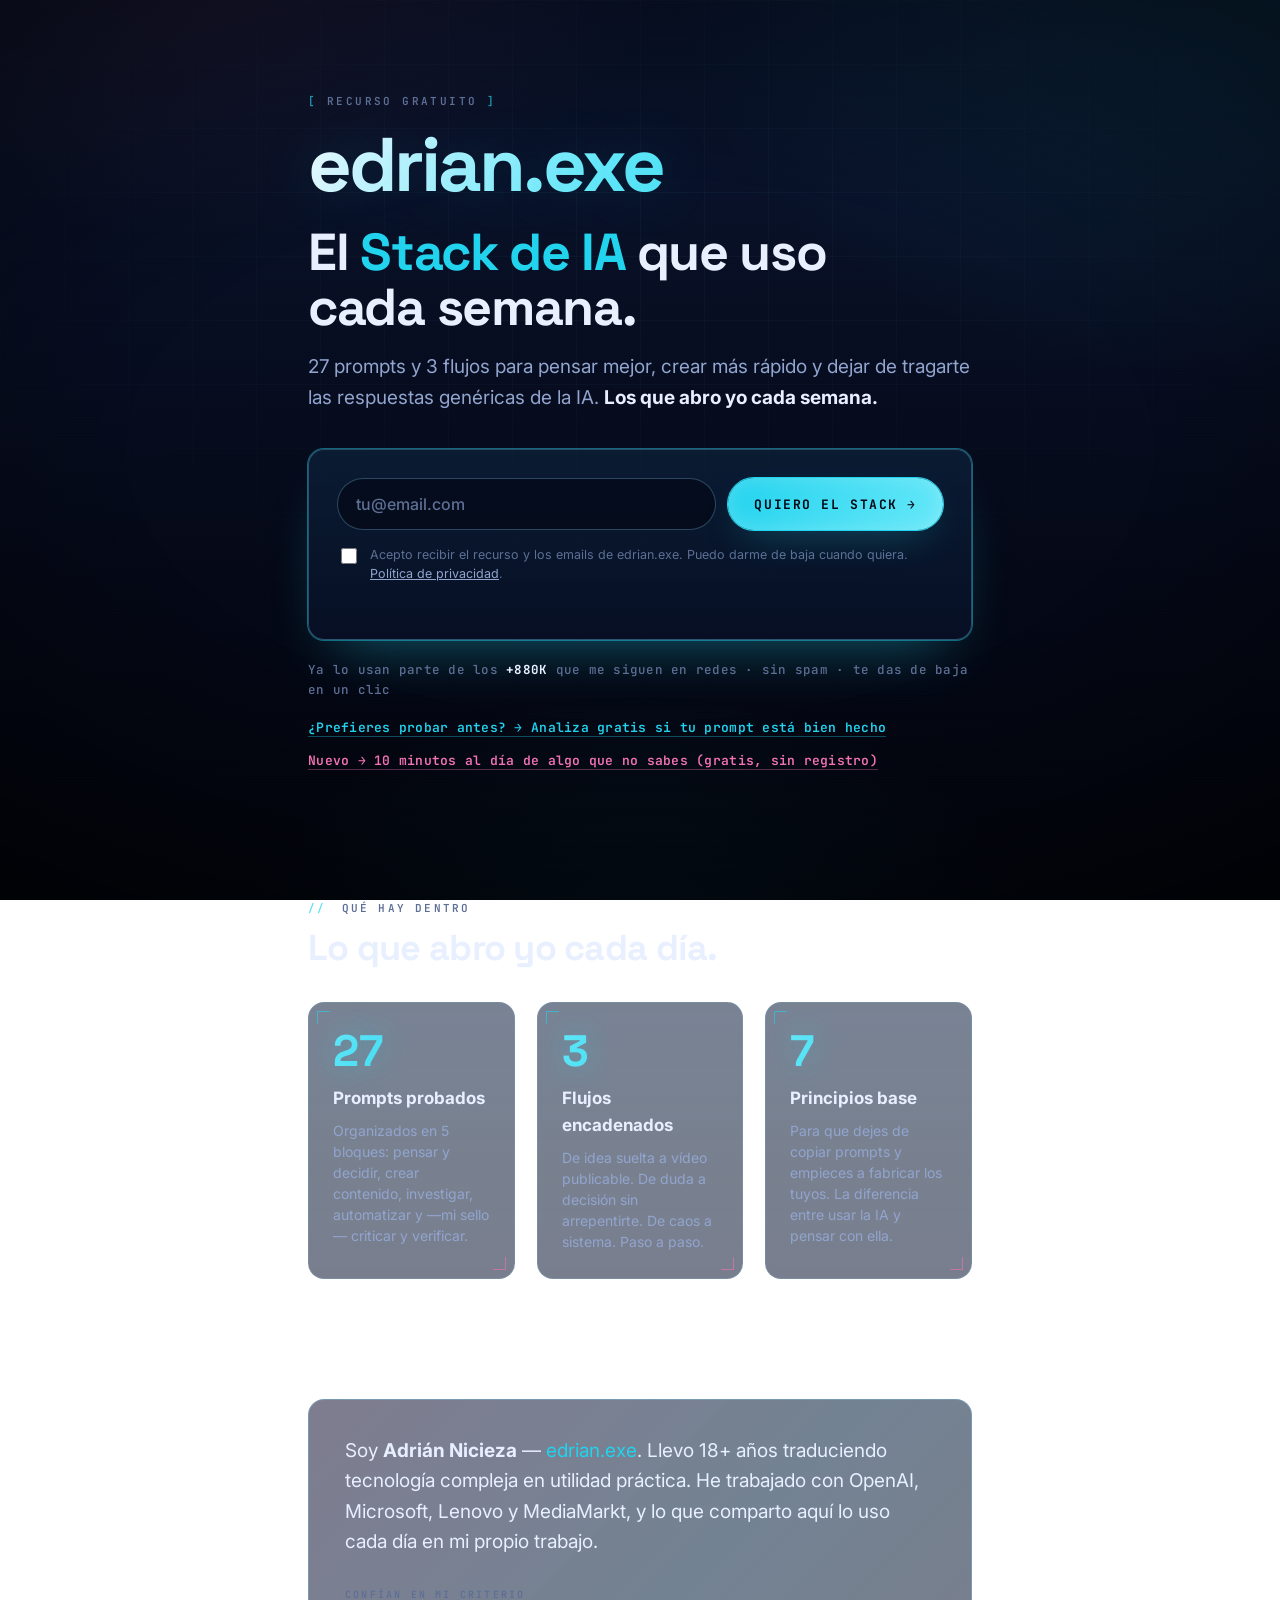
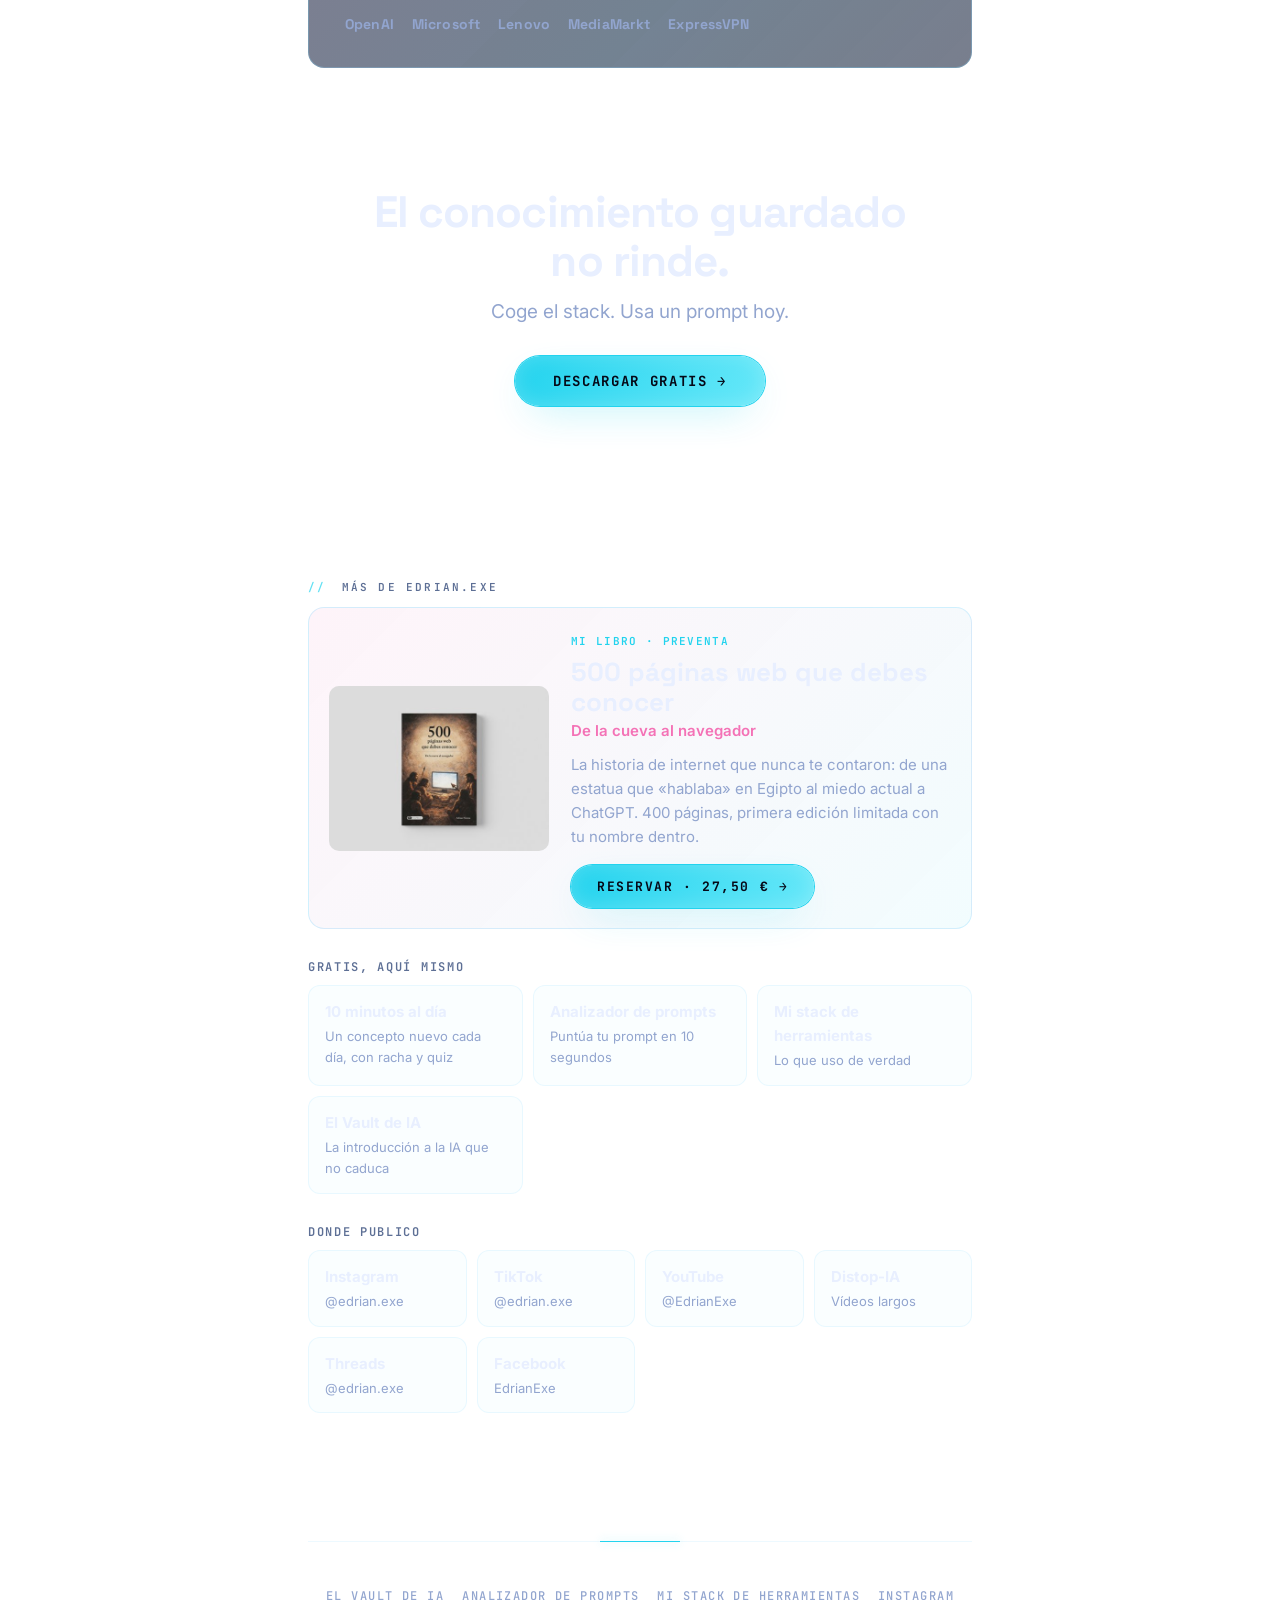
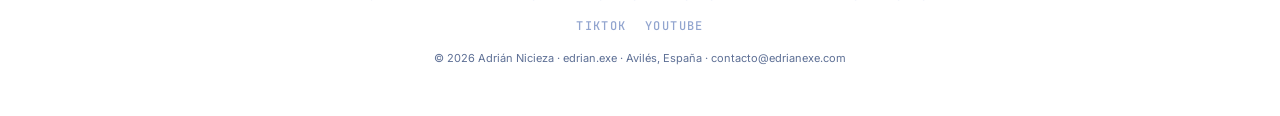
<file: index.html>
<!DOCTYPE html>
<html lang="es">
<head>
  <meta charset="UTF-8" />
  <meta name="viewport" content="width=device-width, initial-scale=1.0" />
  <title>El Stack de IA · edrian.exe — Recurso gratuito</title>
  <meta name="description" content="27 prompts y 3 flujos de IA que Adrián (edrian.exe) abre cada semana, organizados por trabajo a hacer. Descárgalo gratis." />

  <!-- Open Graph / redes -->
  <meta property="og:type" content="website" />
  <meta property="og:title" content="El Stack de IA de edrian.exe — gratis" />
  <meta property="og:description" content="27 prompts y 3 flujos de IA que abro cada semana, organizados por trabajo a hacer." />
  <meta property="og:image" content="https://edrianexe.github.io/recursos/assets/og.png" />
  <meta property="og:url" content="https://edrianexe.github.io/recursos/" />
  <meta name="twitter:card" content="summary_large_image" />

  <link rel="preconnect" href="https://fonts.googleapis.com" />
  <link rel="preconnect" href="https://fonts.gstatic.com" crossorigin />
  <link href="https://fonts.googleapis.com/css2?family=Inter:wght@400;500;600;700&family=Space+Grotesk:wght@500;700&family=JetBrains+Mono:wght@500;600;700&display=swap" rel="stylesheet" />
  <link rel="stylesheet" href="styles.css" />
</head>
<body>
  <!-- capas de fondo -->
  <div class="fx fx--grid"></div>
  <div class="fx fx--scanlines"></div>
  <div class="fx fx--vignette"></div>

  <main class="wrap">

    <!-- ░░ HERO ░░ -->
    <section class="hero" data-reveal>
      <p class="kicker"><span class="bracket">[</span>&nbsp;RECURSO GRATUITO&nbsp;<span class="bracket">]</span></p>

      <h1 class="logo" data-glitch="edrian.exe">edrian.exe</h1>

      <h2 class="hero__title">
        El <span class="accent">Stack de IA</span> que uso<br />cada semana.
      </h2>
      <p class="hero__sub">
        27 prompts y 3 flujos para pensar mejor, crear más rápido
        y dejar de tragarte las respuestas genéricas de la IA.
        <strong>Los que abro yo cada semana.</strong>
      </p>

      <!-- ░░ FORMULARIO ░░ -->
      <form class="capture" id="capture-form" novalidate>
        <div class="capture__row">
          <input
            type="email" id="email" name="email" required
            inputmode="email" autocomplete="email"
            placeholder="tu@email.com" class="capture__input" />
          <button type="submit" class="cta cta--primary" id="submit-btn">
            <span class="cta__label">Quiero el stack →</span>
          </button>
        </div>

        <label class="capture__consent">
          <input type="checkbox" id="consent" name="consent" required />
          <span>
            Acepto recibir el recurso y los emails de edrian.exe. Puedo darme
            de baja cuando quiera. <a href="privacidad.html" target="_blank" rel="noopener">Política de privacidad</a>.
          </span>
        </label>

        <p class="capture__msg" id="form-msg" role="status" aria-live="polite"></p>
      </form>

      <p class="hero__trust">
        Ya lo usan parte de los <strong>+880K</strong> que me siguen en redes ·
        sin spam · te das de baja en un clic
      </p>

      <p style="margin-top:18px;font:600 13px/1.5 var(--font-mono);letter-spacing:.02em;">
        <a href="analizador.html" style="color:var(--cyan);border-bottom:1px solid rgba(34,211,238,.35);">
          ¿Prefieres probar antes? → Analiza gratis si tu prompt está bien hecho
        </a>
      </p>
      <p style="margin-top:10px;font:600 13px/1.5 var(--font-mono);letter-spacing:.02em;">
        <a href="diez/" style="color:var(--pink);border-bottom:1px solid rgba(244,114,182,.35);">
          Nuevo → 10 minutos al día de algo que no sabes (gratis, sin registro)
        </a>
      </p>
    </section>

    <!-- ░░ QUÉ HAY DENTRO ░░ -->
    <section class="inside" data-reveal>
      <p class="section__crumb"><span class="bracket">//</span> qué hay dentro</p>
      <h3 class="section__title">Lo que abro yo cada día.</h3>

      <div class="inside__grid">
        <article class="feat">
          <div class="feat__num">27</div>
          <h4 class="feat__title">Prompts probados</h4>
          <p class="feat__desc">Organizados en 5 bloques: pensar y decidir, crear contenido, investigar, automatizar y —mi sello— criticar y verificar.</p>
        </article>
        <article class="feat">
          <div class="feat__num">3</div>
          <h4 class="feat__title">Flujos encadenados</h4>
          <p class="feat__desc">De idea suelta a vídeo publicable. De duda a decisión sin arrepentirte. De caos a sistema. Paso a paso.</p>
        </article>
        <article class="feat">
          <div class="feat__num">7</div>
          <h4 class="feat__title">Principios base</h4>
          <p class="feat__desc">Para que dejes de copiar prompts y empieces a fabricar los tuyos. La diferencia entre usar la IA y pensar con ella.</p>
        </article>
      </div>
    </section>

    <!-- ░░ MINI BIO / AUTORIDAD ░░ -->
    <section class="bio" data-reveal>
      <div class="bio__inner">
        <p class="bio__text">
          Soy <strong>Adrián Nicieza</strong> — <span class="accent">edrian.exe</span>.
          Llevo 18+ años traduciendo tecnología compleja en utilidad práctica.
          He trabajado con OpenAI, Microsoft, Lenovo y MediaMarkt, y lo que
          comparto aquí lo uso cada día en mi propio trabajo.
        </p>
        <div class="bio__brands">
          <span class="bio__brands-label">Confían en mi criterio</span>
          <div class="bio__strip">
            <span>OpenAI</span><span>Microsoft</span><span>Lenovo</span><span>MediaMarkt</span><span>ExpressVPN</span>
          </div>
        </div>
      </div>
    </section>

    <!-- ░░ CTA FINAL ░░ -->
    <section class="closer" data-reveal>
      <h3 class="closer__title">El conocimiento guardado<br />no rinde.</h3>
      <p class="closer__sub">Coge el stack. Usa un prompt hoy.</p>
      <button class="cta cta--primary cta--big" data-scroll-top>
        <span class="cta__label">Descargar gratis →</span>
      </button>
    </section>

    <!-- ░░ FOOTER ░░ -->
    <div data-ecosistema data-skip="./"></div>

    <footer class="foot">
      <div class="foot__links">
        <a href="producto.html">El Vault de IA</a>
        <a href="analizador.html">Analizador de prompts</a>
        <a href="stack.html">Mi stack de herramientas</a>
        <a href="https://instagram.com/edrian.exe" target="_blank" rel="noopener">Instagram</a>
        <a href="https://tiktok.com/@edrian.exe" target="_blank" rel="noopener">TikTok</a>
        <a href="https://www.youtube.com/@EdrianExe" target="_blank" rel="noopener">YouTube</a>
      </div>
      <p class="foot__legal">© <span id="year"></span> Adrián Nicieza · edrian.exe · Avilés, España · contacto@edrianexe.com</p>
    </footer>

  </main>

  <script src="kit.js"></script>
  <script src="app.js"></script>
  <script src="ecosistema.js"></script>
</body>
</html>
</file>
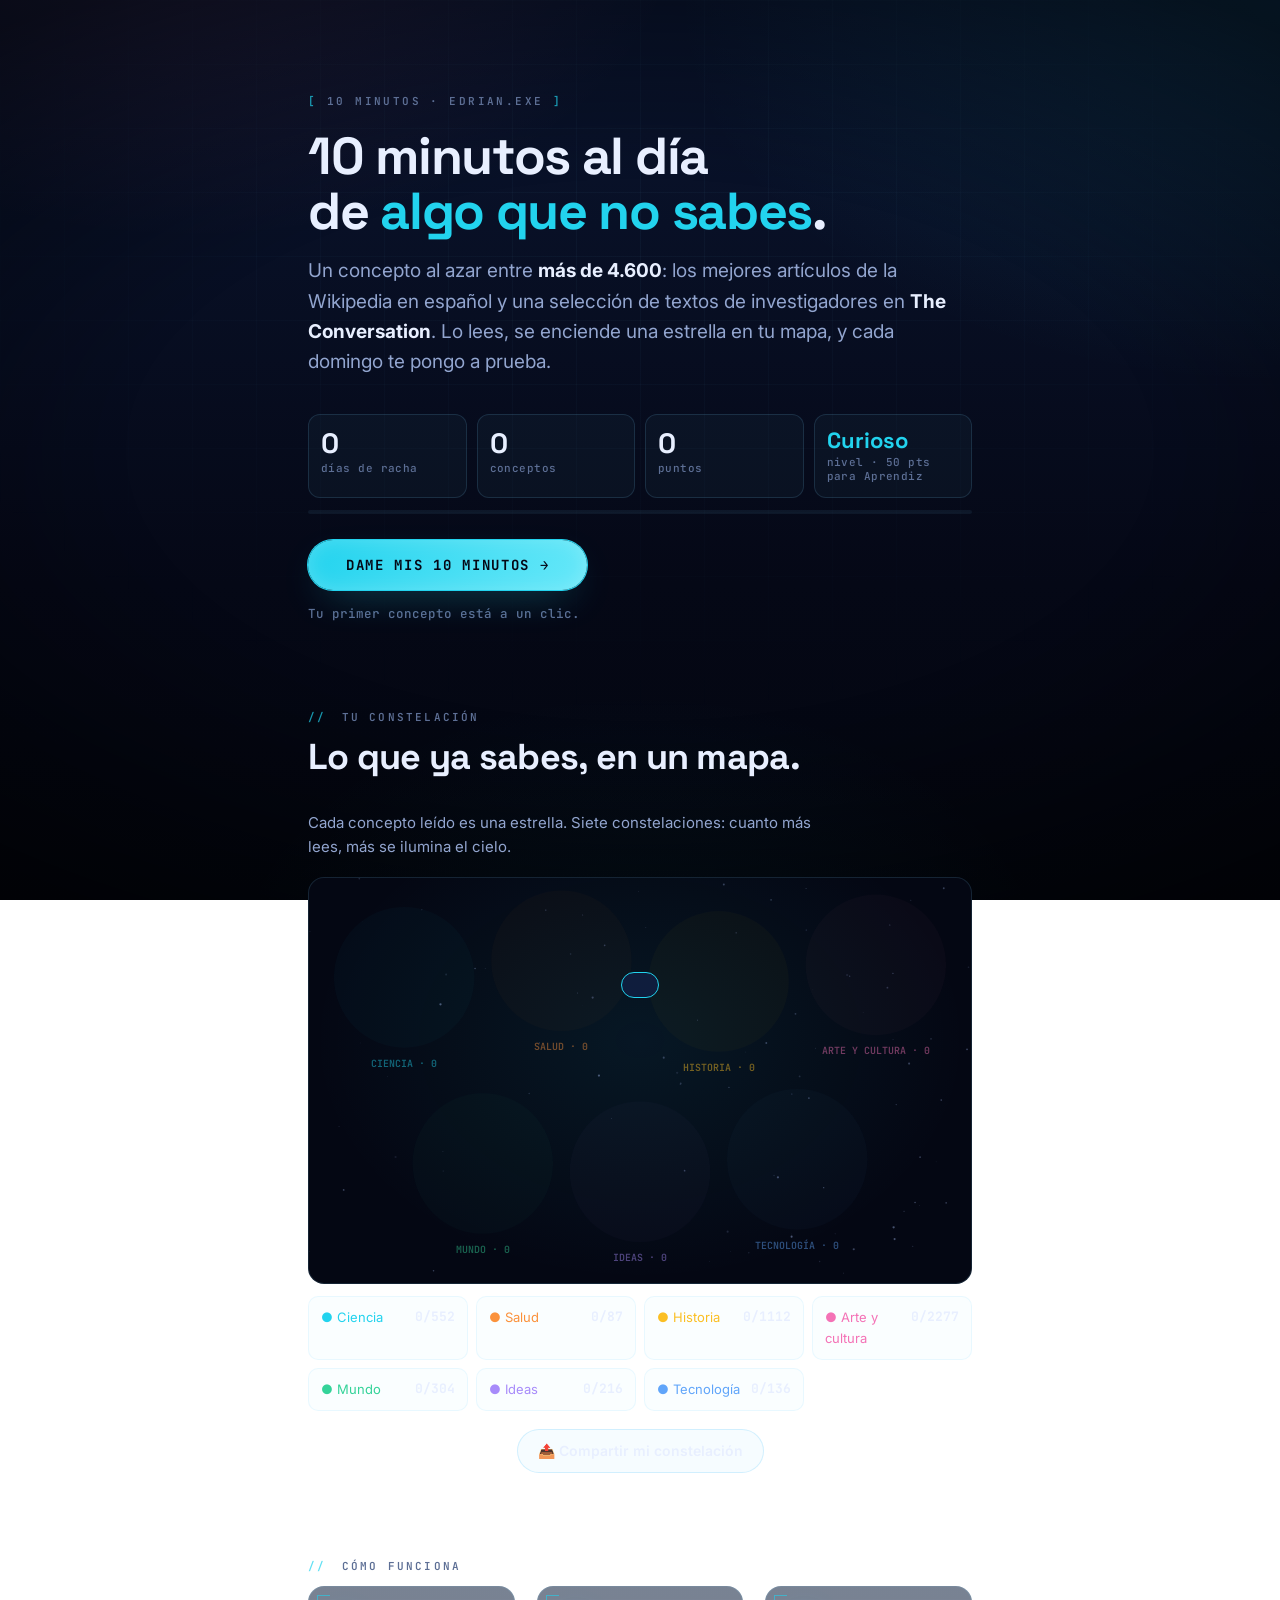
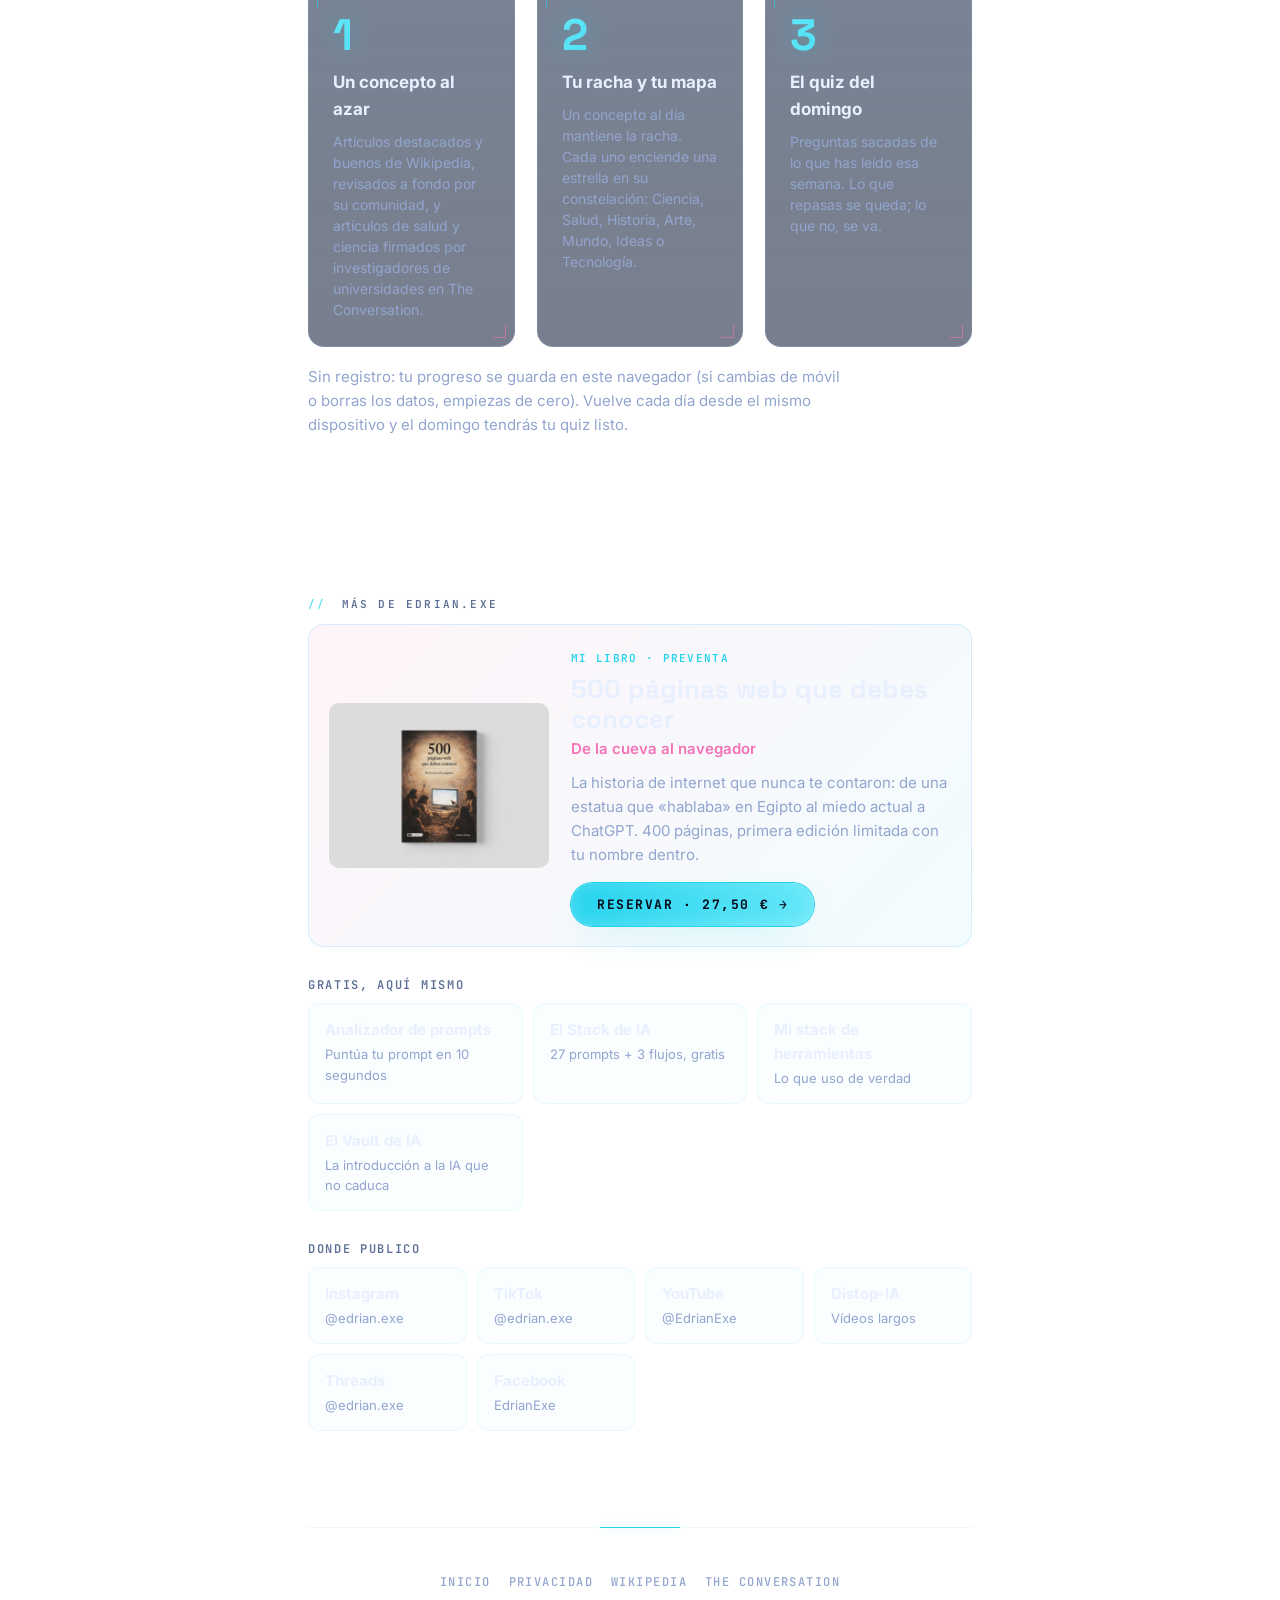
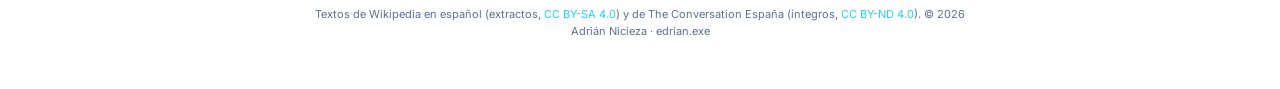
<file: diez/index.html>
<!DOCTYPE html>
<html lang="es">
<head>
  <meta charset="UTF-8" />
  <meta name="viewport" content="width=device-width, initial-scale=1.0" />
  <title>10 minutos al día · edrian.exe</title>
  <meta name="description" content="Cada día, 10 minutos de algo que no sabes. Más de 4.600 conceptos de Wikipedia y de investigadores en The Conversation, tu constelación de conocimiento y un quiz cada domingo. Gratis." />
  <meta property="og:type" content="website" />
  <meta property="og:title" content="10 minutos al día de algo que no sabes" />
  <meta property="og:description" content="Un concepto al azar, tu constelación de conocimiento y un quiz cada domingo. Gratis, sin registro." />
  <meta property="og:image" content="https://edrianexe.github.io/recursos/assets/og-diez.png" />
  <meta property="og:url" content="https://edrianexe.github.io/recursos/diez/" />
  <meta name="twitter:card" content="summary_large_image" />
  <meta name="theme-color" content="#050816" />
  <link rel="preconnect" href="https://fonts.googleapis.com" />
  <link rel="preconnect" href="https://fonts.gstatic.com" crossorigin />
  <link href="https://fonts.googleapis.com/css2?family=Inter:wght@400;500;600;700&family=Space+Grotesk:wght@500;700&family=JetBrains+Mono:wght@500;600;700&family=Source+Serif+4:opsz,wght@8..60,400;8..60,600&display=swap" rel="stylesheet" />
  <link rel="stylesheet" href="../styles.css" />
  <link rel="stylesheet" href="diez.css?v=2026-10-06b" />
</head>
<body>
  <div class="fx fx--grid"></div>
  <div class="fx fx--vignette"></div>

  <main class="wrap dz">

    <!-- ░░ CABECERA + ESTADO ░░ -->
    <header class="dz-top" data-reveal>
      <p class="kicker"><span class="bracket">[</span>&nbsp;10 MINUTOS · edrian.exe&nbsp;<span class="bracket">]</span></p>
      <h1 class="hero__title">10 minutos al día<br />de <span class="accent">algo que no sabes</span>.</h1>
      <p class="hero__sub">Un concepto al azar entre <strong>más de 4.600</strong>: los mejores artículos de la Wikipedia en español y una selección de textos de investigadores en <strong>The Conversation</strong>. Lo lees, se enciende una estrella en tu mapa, y cada domingo te pongo a prueba.</p>

      <div class="dz-stats" aria-label="Tu progreso">
        <div class="dz-stat"><span class="dz-stat__n" id="st-racha">0</span><span class="dz-stat__l">días de racha</span></div>
        <div class="dz-stat"><span class="dz-stat__n" id="st-leidos">0</span><span class="dz-stat__l">conceptos</span></div>
        <div class="dz-stat"><span class="dz-stat__n" id="st-xp">0</span><span class="dz-stat__l">puntos</span></div>
        <div class="dz-stat dz-stat--nivel"><span class="dz-stat__n" id="st-nivel">Curioso</span><span class="dz-stat__l" id="st-next">nivel</span></div>
      </div>
      <div class="dz-bar" aria-hidden="true"><span id="st-bar"></span></div>

      <div class="dz-actions">
        <button class="cta cta--primary cta--big" id="btn-hoy"><span class="cta__label">Dame mis 10 minutos →</span></button>
        <button class="dz-ghost" id="btn-quiz" hidden>🧠 Quiz de la semana</button>
      </div>
      <p class="dz-hint" id="hoy-hint"></p>
    </header>

    <!-- ░░ LECTURA ░░ -->
    <article class="dz-read" id="lectura" hidden>
      <div class="dz-read__meta">
        <span class="dz-chip" id="rd-tema"></span>
        <span class="dz-chip dz-chip--mute" id="rd-min"></span>
        <button class="dz-link" id="btn-otro" type="button">↻ Otro concepto</button>
      </div>
      <h2 class="dz-read__title" id="rd-titulo"></h2>
      <div class="dz-firma" id="rd-firma" hidden></div>
      <figure class="dz-read__img" id="rd-fig" hidden><img id="rd-img" alt="" loading="lazy" /></figure>
      <div class="dz-progress" aria-hidden="true"><span id="rd-progress"></span></div>
      <div class="dz-read__body" id="rd-body"></div>
      <p class="dz-attr" id="rd-attr"></p>
      <div class="dz-done">
        <button class="cta cta--primary cta--big" id="btn-leido"><span class="cta__label">✓ Leído: enciende mi estrella</span></button>
        <a class="dz-link" id="rd-mas" target="_blank" rel="noopener">Seguir leyendo en Wikipedia →</a>
      </div>
    </article>

    <!-- ░░ CONSTELACIÓN ░░ -->
    <section class="dz-sky" data-reveal>
      <p class="section__crumb"><span class="bracket">//</span> tu constelación</p>
      <h3 class="section__title">Lo que ya sabes, en un mapa.</h3>
      <p class="dz-sub">Cada concepto leído es una estrella. Siete constelaciones: cuanto más lees, más se ilumina el cielo.</p>
      <div class="dz-sky__wrap"><svg id="sky" viewBox="0 0 800 490" role="img" aria-label="Constelación de conceptos leídos"></svg></div>
      <div class="dz-sky__legend" id="sky-legend"></div>
      <div class="dz-actions dz-actions--center">
        <button class="dz-ghost" id="btn-share">📤 Compartir mi constelación</button>
      </div>
    </section>

    <!-- ░░ HISTORIAL ░░ -->
    <section class="dz-hist" data-reveal id="hist-box" hidden>
      <p class="section__crumb"><span class="bracket">//</span> ya leídos</p>
      <ol class="dz-hist__list" id="hist"></ol>
    </section>

    <!-- ░░ CÓMO FUNCIONA ░░ -->
    <section class="inside" data-reveal>
      <p class="section__crumb"><span class="bracket">//</span> cómo funciona</p>
      <div class="inside__grid">
        <article class="feat"><div class="feat__num">1</div><h4 class="feat__title">Un concepto al azar</h4><p class="feat__desc">Artículos destacados y buenos de Wikipedia, revisados a fondo por su comunidad, y artículos de salud y ciencia firmados por investigadores de universidades en The Conversation.</p></article>
        <article class="feat"><div class="feat__num">2</div><h4 class="feat__title">Tu racha y tu mapa</h4><p class="feat__desc">Un concepto al día mantiene la racha. Cada uno enciende una estrella en su constelación: Ciencia, Salud, Historia, Arte, Mundo, Ideas o Tecnología.</p></article>
        <article class="feat"><div class="feat__num">3</div><h4 class="feat__title">El quiz del domingo</h4><p class="feat__desc">Preguntas sacadas de lo que has leído esa semana. Lo que repasas se queda; lo que no, se va.</p></article>
      </div>
      <p class="dz-sub" style="margin-top:18px;">Sin registro: tu progreso se guarda en este navegador (si cambias de móvil o borras los datos, empiezas de cero). Vuelve cada día desde el mismo dispositivo y el domingo tendrás tu quiz listo.</p>
    </section>

    <div data-ecosistema data-base="../" data-skip="diez/"></div>

    <footer class="foot">
      <div class="foot__links">
        <a href="../">Inicio</a>
        <a href="../privacidad.html">Privacidad</a>
        <a href="https://es.wikipedia.org/wiki/Wikipedia:Art%C3%ADculos_destacados" target="_blank" rel="noopener">Wikipedia</a>
        <a href="https://theconversation.com/es" target="_blank" rel="noopener">The Conversation</a>
      </div>
      <p class="foot__legal">Textos de Wikipedia en español (extractos, <a href="https://creativecommons.org/licenses/by-sa/4.0/deed.es" target="_blank" rel="noopener">CC BY-SA 4.0</a>) y de The Conversation España (íntegros, <a href="https://creativecommons.org/licenses/by-nd/4.0/deed.es" target="_blank" rel="noopener">CC BY-ND 4.0</a>). © <span id="year"></span> Adrián Nicieza · edrian.exe</p>
    </footer>
  </main>

  <!-- ░░ MODAL EMAIL ░░ -->
  <div class="dz-modal" id="m-email" hidden role="dialog" aria-modal="true" aria-labelledby="me-t">
    <div class="dz-modal__box">
      <button class="dz-modal__x" data-close aria-label="Cerrar">×</button>
      <p class="kicker"><span class="bracket">[</span>&nbsp;PRIMERA ESTRELLA&nbsp;<span class="bracket">]</span></p>
      <h3 id="me-t" class="dz-modal__t">¿Te mando más como este?</h3>
      <p class="dz-modal__p">Déjame tu email y te llega de regalo <strong>El Stack de IA</strong> (27 prompts que uso cada semana), más lo mejor que encuentro sobre IA y tecnología. Sin spam, baja en un clic.</p>
      <form class="capture" id="f-email" novalidate>
        <div class="capture__row">
          <input type="email" id="fe-email" required inputmode="email" autocomplete="email" placeholder="tu@email.com" class="capture__input" />
          <button type="submit" class="cta cta--primary"><span class="cta__label">Quiero el regalo →</span></button>
        </div>
        <label class="capture__consent">
          <input type="checkbox" id="fe-consent" required />
          <span>Acepto recibir los emails de edrian.exe. <a href="../privacidad.html" target="_blank" rel="noopener">Privacidad</a>.</span>
        </label>
        <p class="capture__msg" id="fe-msg" role="status" aria-live="polite"></p>
      </form>
      <button class="dz-link" data-close>Ahora no, sigo leyendo</button>
    </div>
  </div>

  <!-- ░░ MODAL QUIZ ░░ -->
  <div class="dz-modal" id="m-quiz" hidden role="dialog" aria-modal="true" aria-labelledby="mq-t">
    <div class="dz-modal__box dz-modal__box--quiz">
      <button class="dz-modal__x" data-close aria-label="Cerrar">×</button>
      <p class="kicker" id="mq-k"></p>
      <h3 id="mq-t" class="dz-modal__t"></h3>
      <p class="dz-quiz__q" id="mq-q"></p>
      <div class="dz-quiz__opts" id="mq-opts"></div>
      <p class="dz-quiz__fb" id="mq-fb" aria-live="polite"></p>
      <button class="cta cta--primary" id="mq-next" hidden><span class="cta__label">Siguiente →</span></button>
    </div>
  </div>

  <!-- ░░ MODAL COMPARTIR ░░ -->
  <div class="dz-modal" id="m-share" hidden role="dialog" aria-modal="true" aria-label="Compartir">
    <div class="dz-modal__box">
      <button class="dz-modal__x" data-close aria-label="Cerrar">×</button>
      <canvas id="share-canvas" width="1080" height="1350" class="dz-share__img"></canvas>
      <div class="dz-actions dz-actions--center">
        <button class="cta cta--primary" id="btn-share-go"><span class="cta__label">Compartir / descargar</span></button>
      </div>
    </div>
  </div>

  <div class="dz-toast" id="toast" role="status" aria-live="polite"></div>

  <script src="../kit.js"></script>
  <script src="../ecosistema.js"></script>
  <script src="diez.js?v=2026-10-06b"></script>
</body>
</html>
</file>
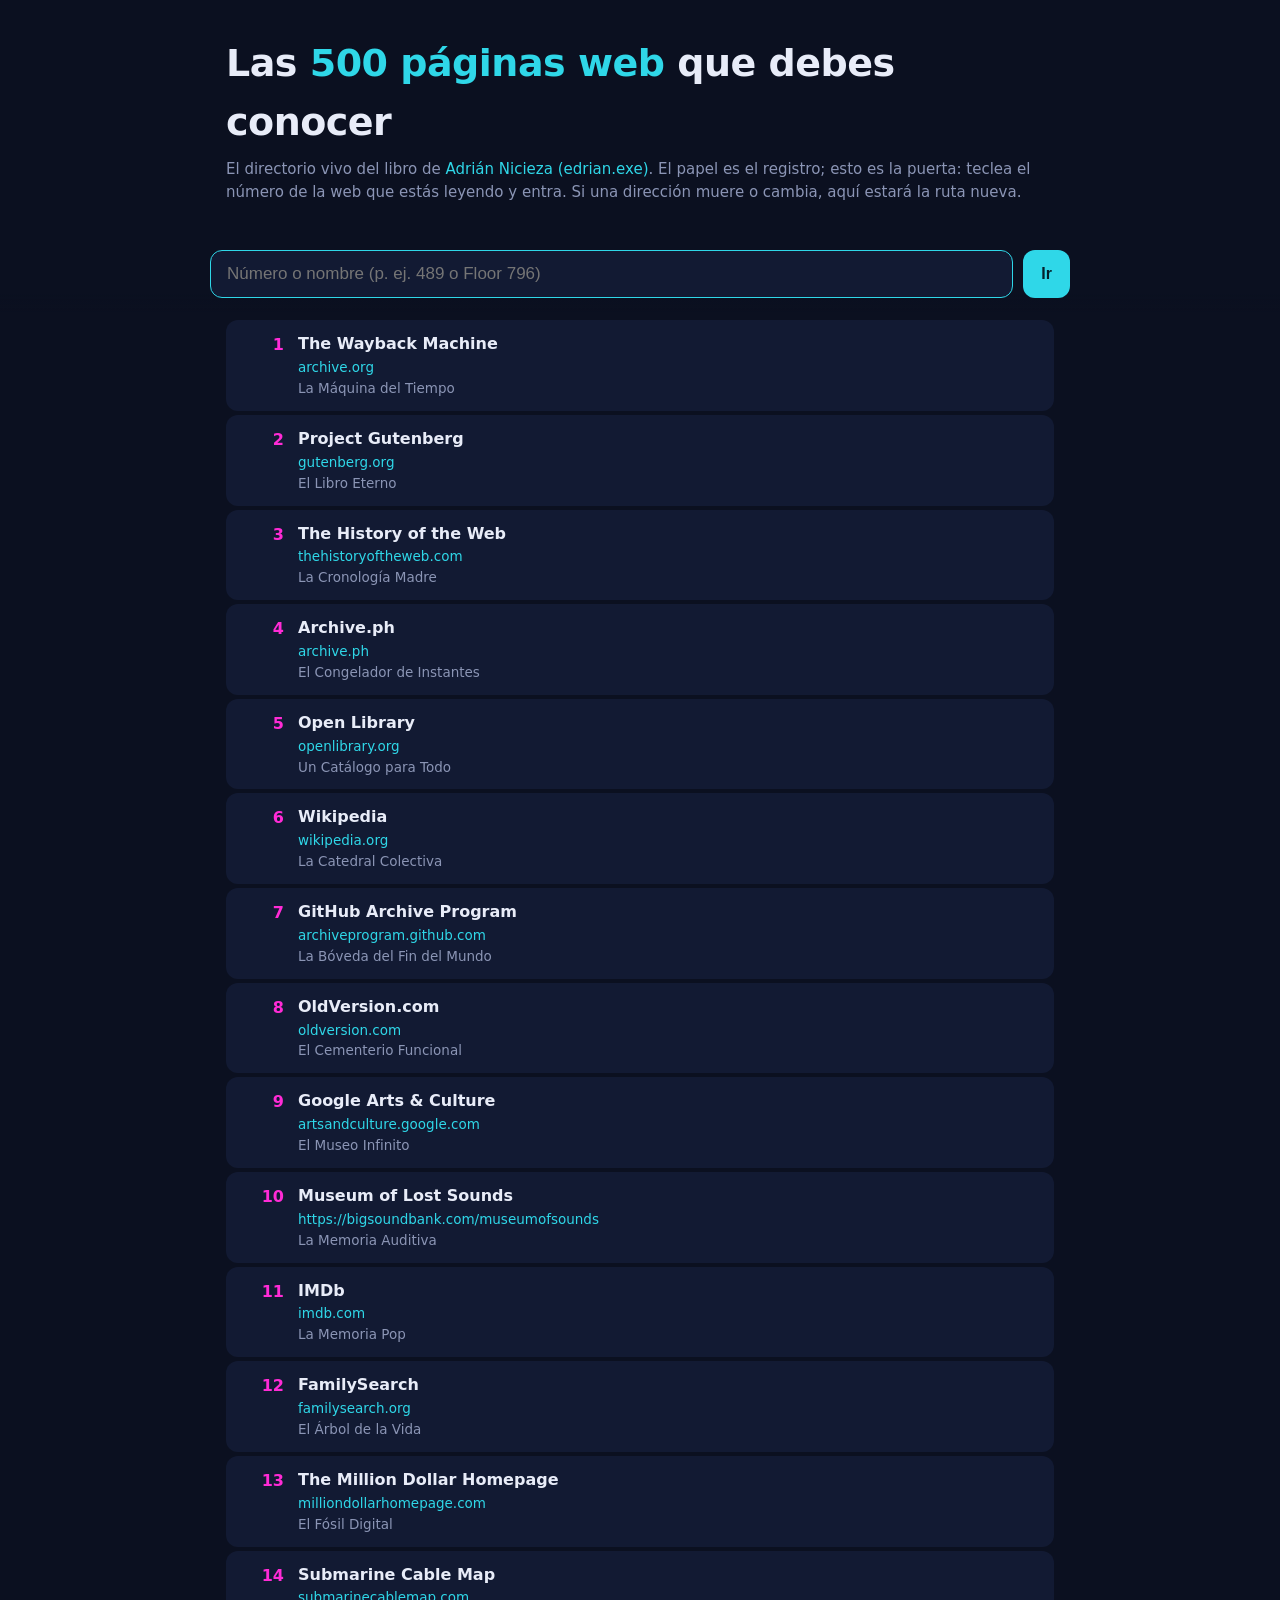
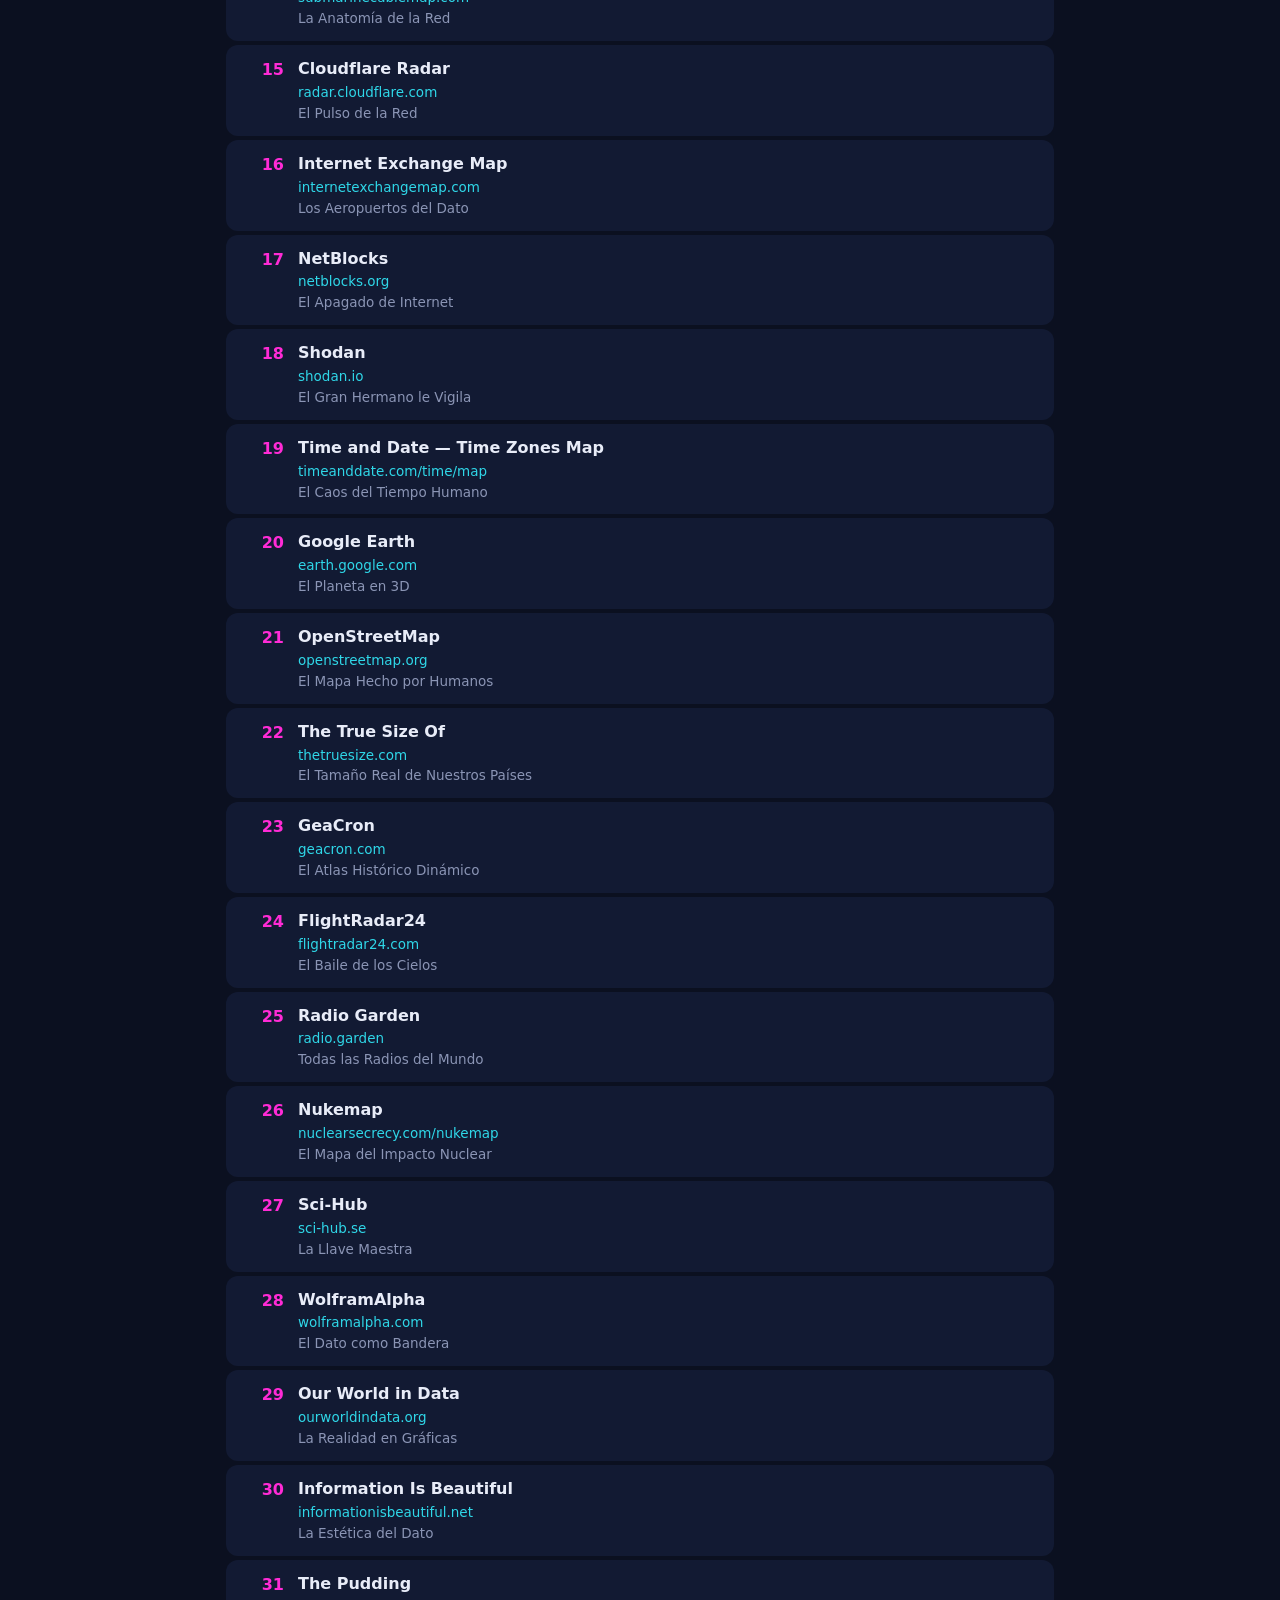
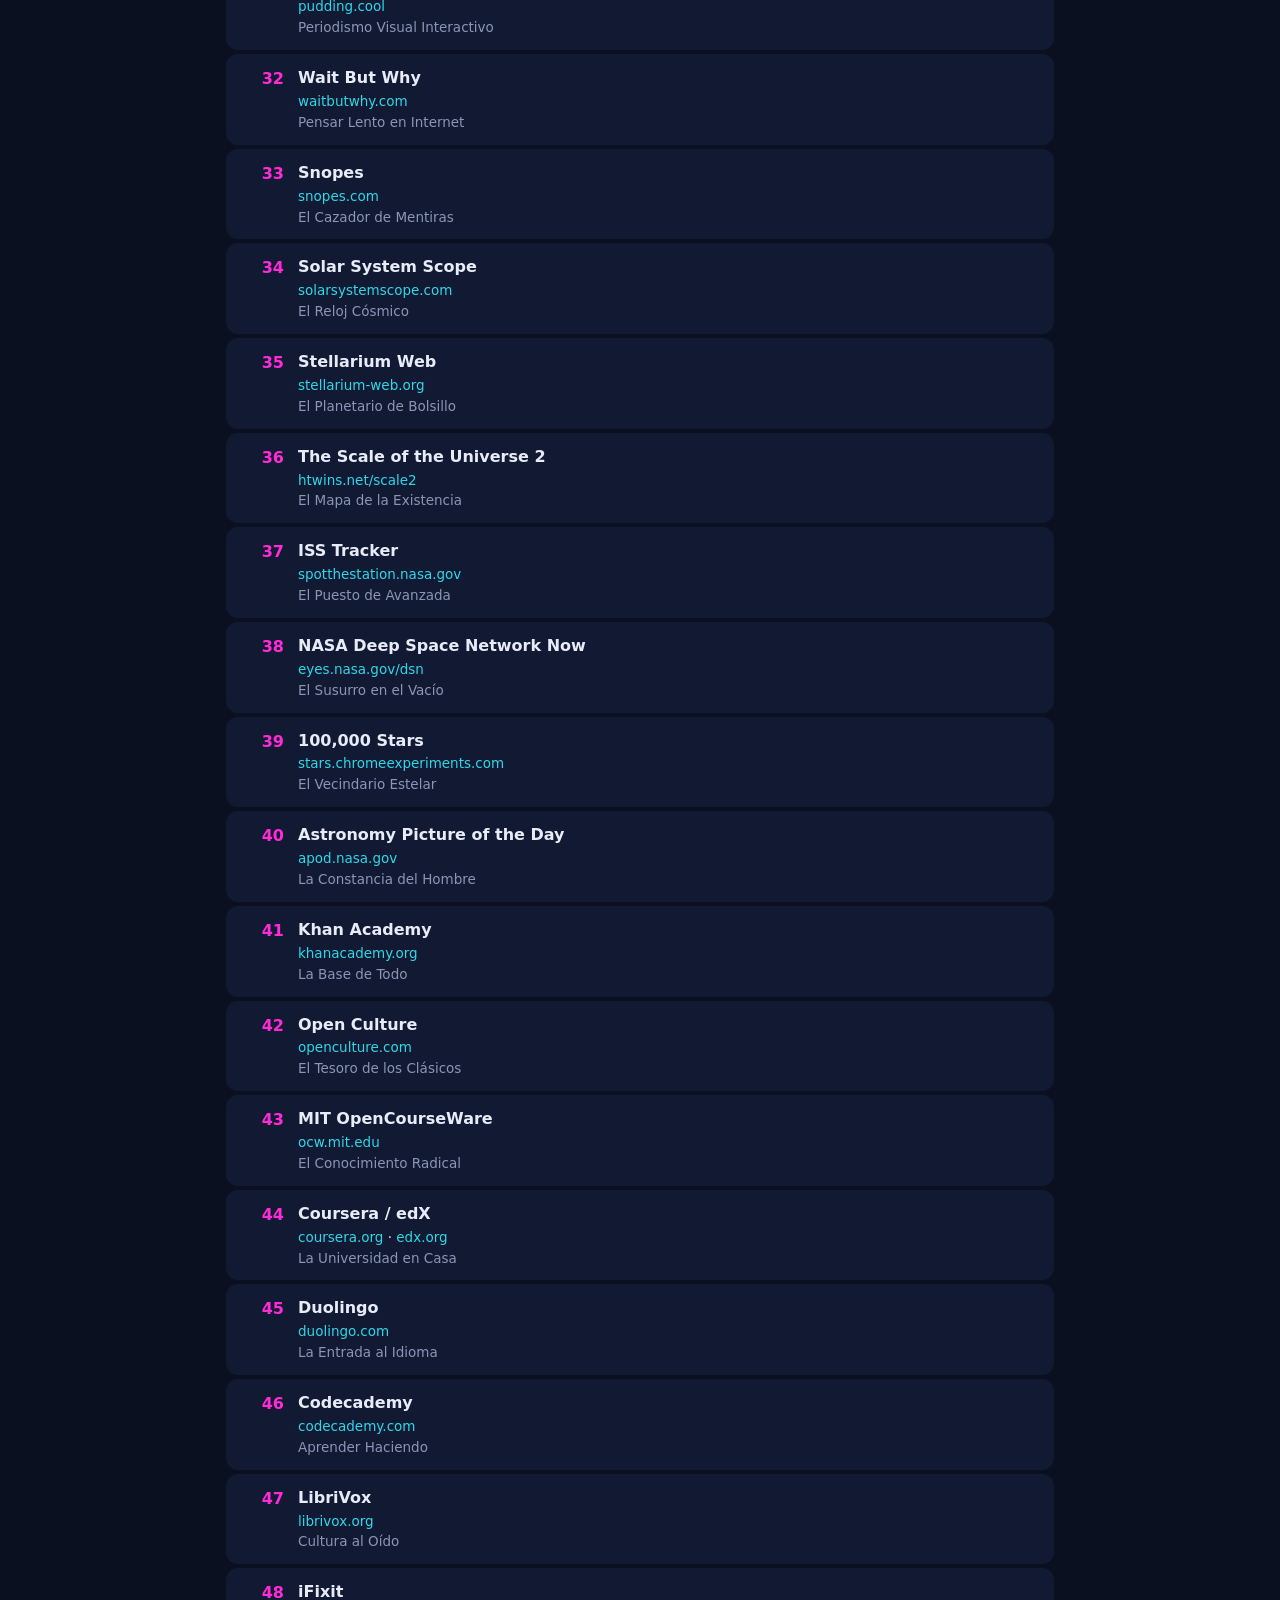
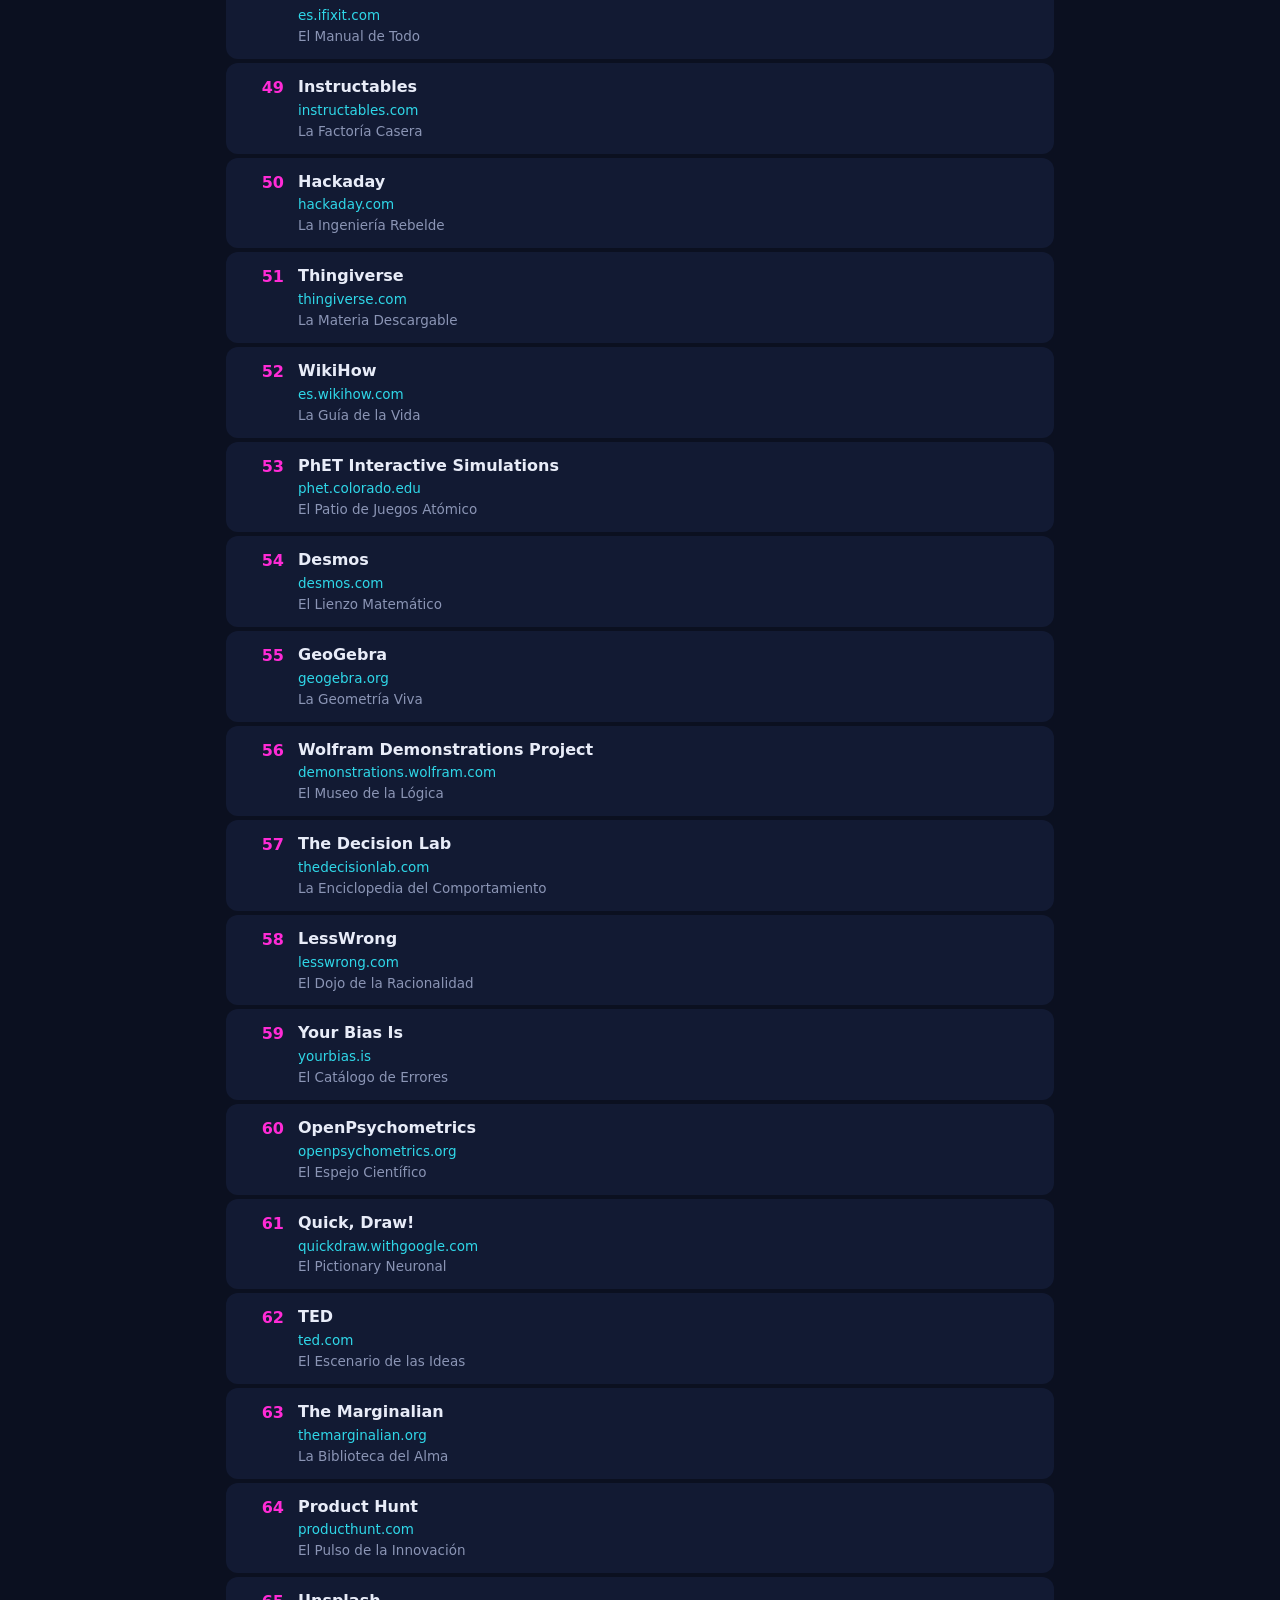
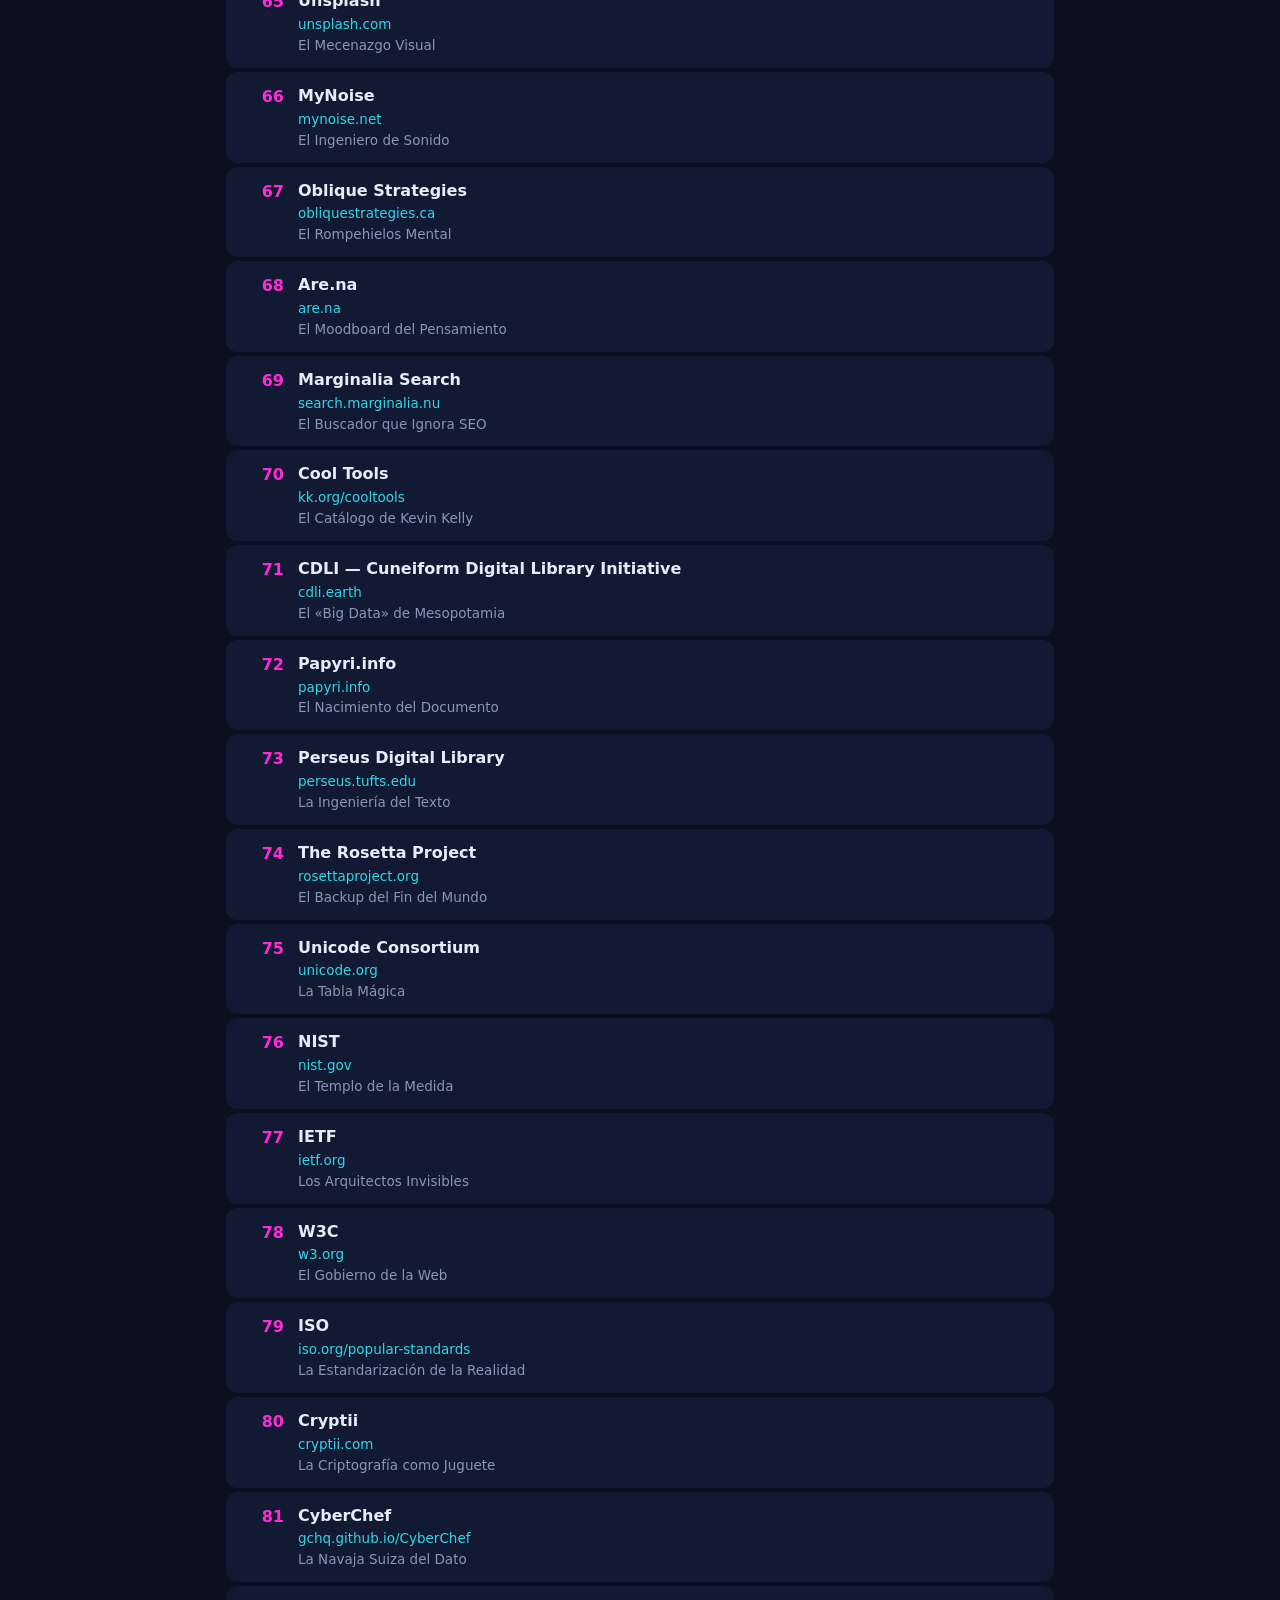
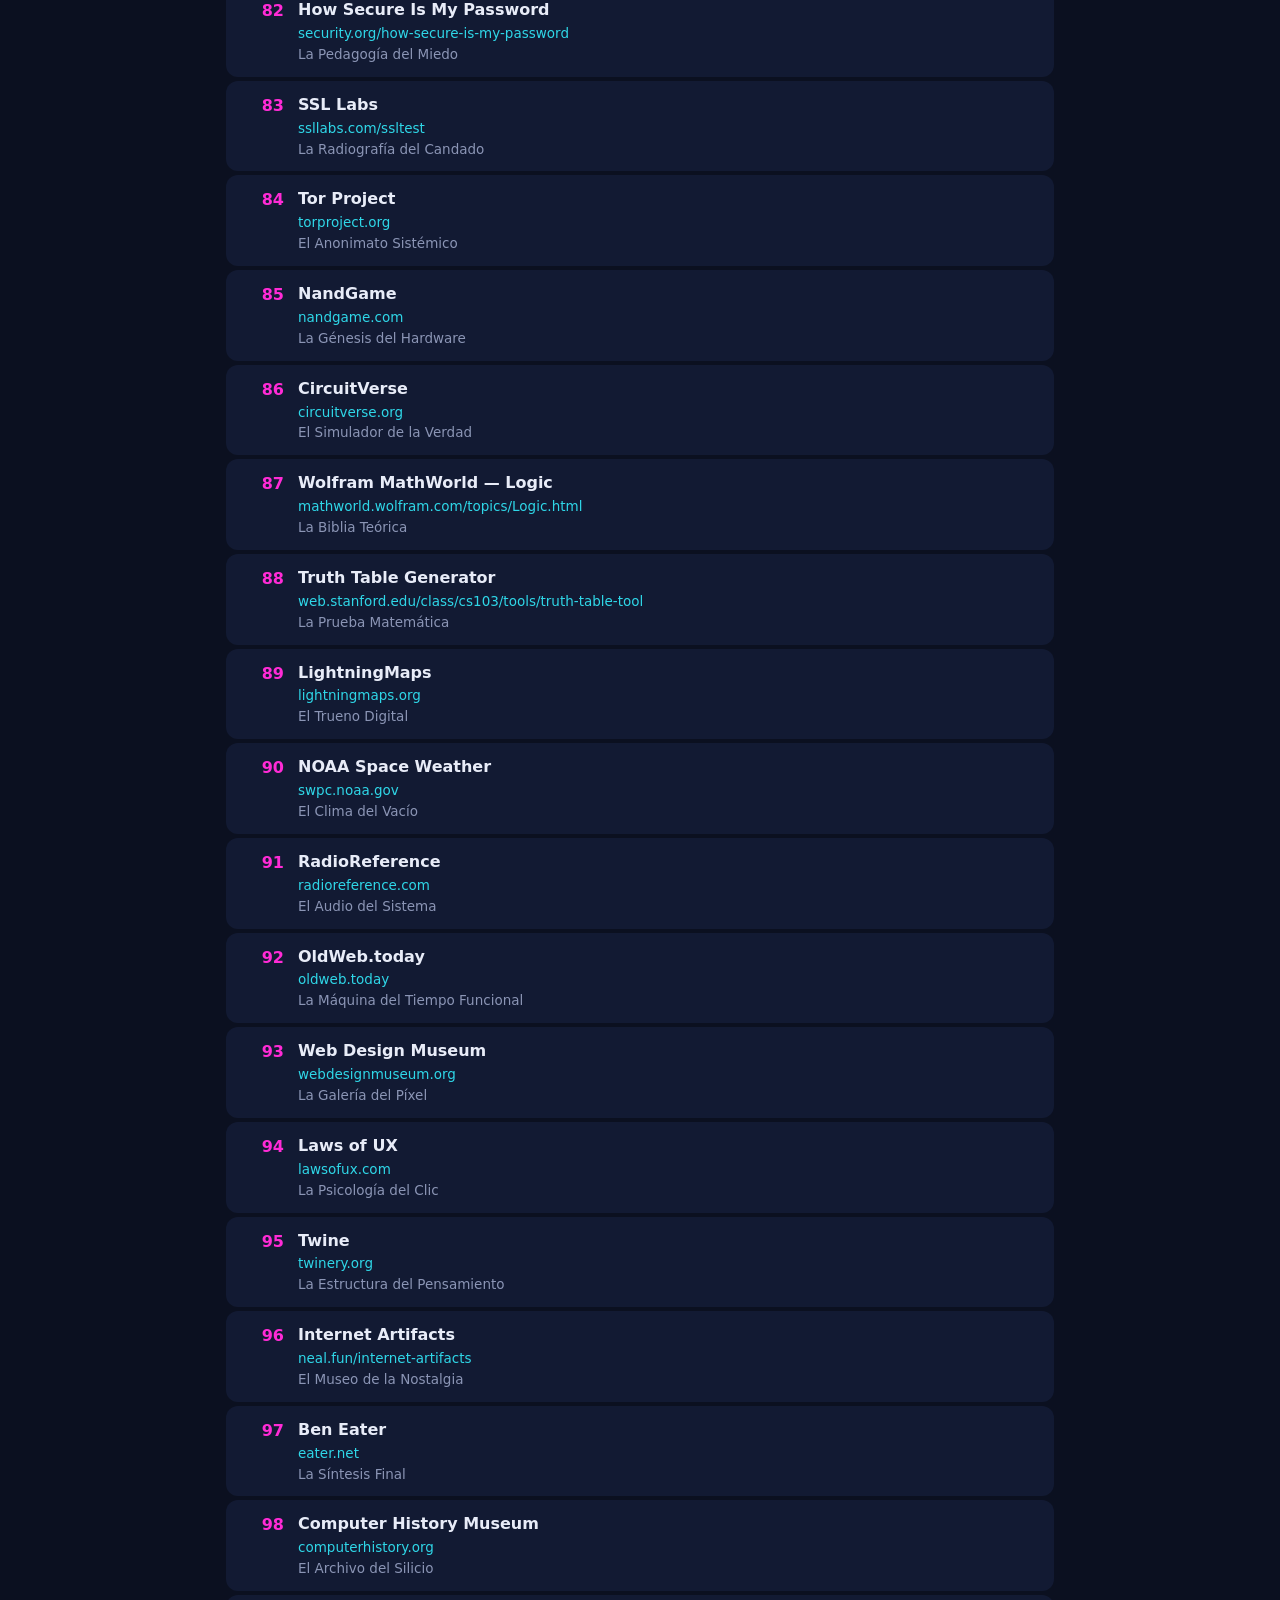
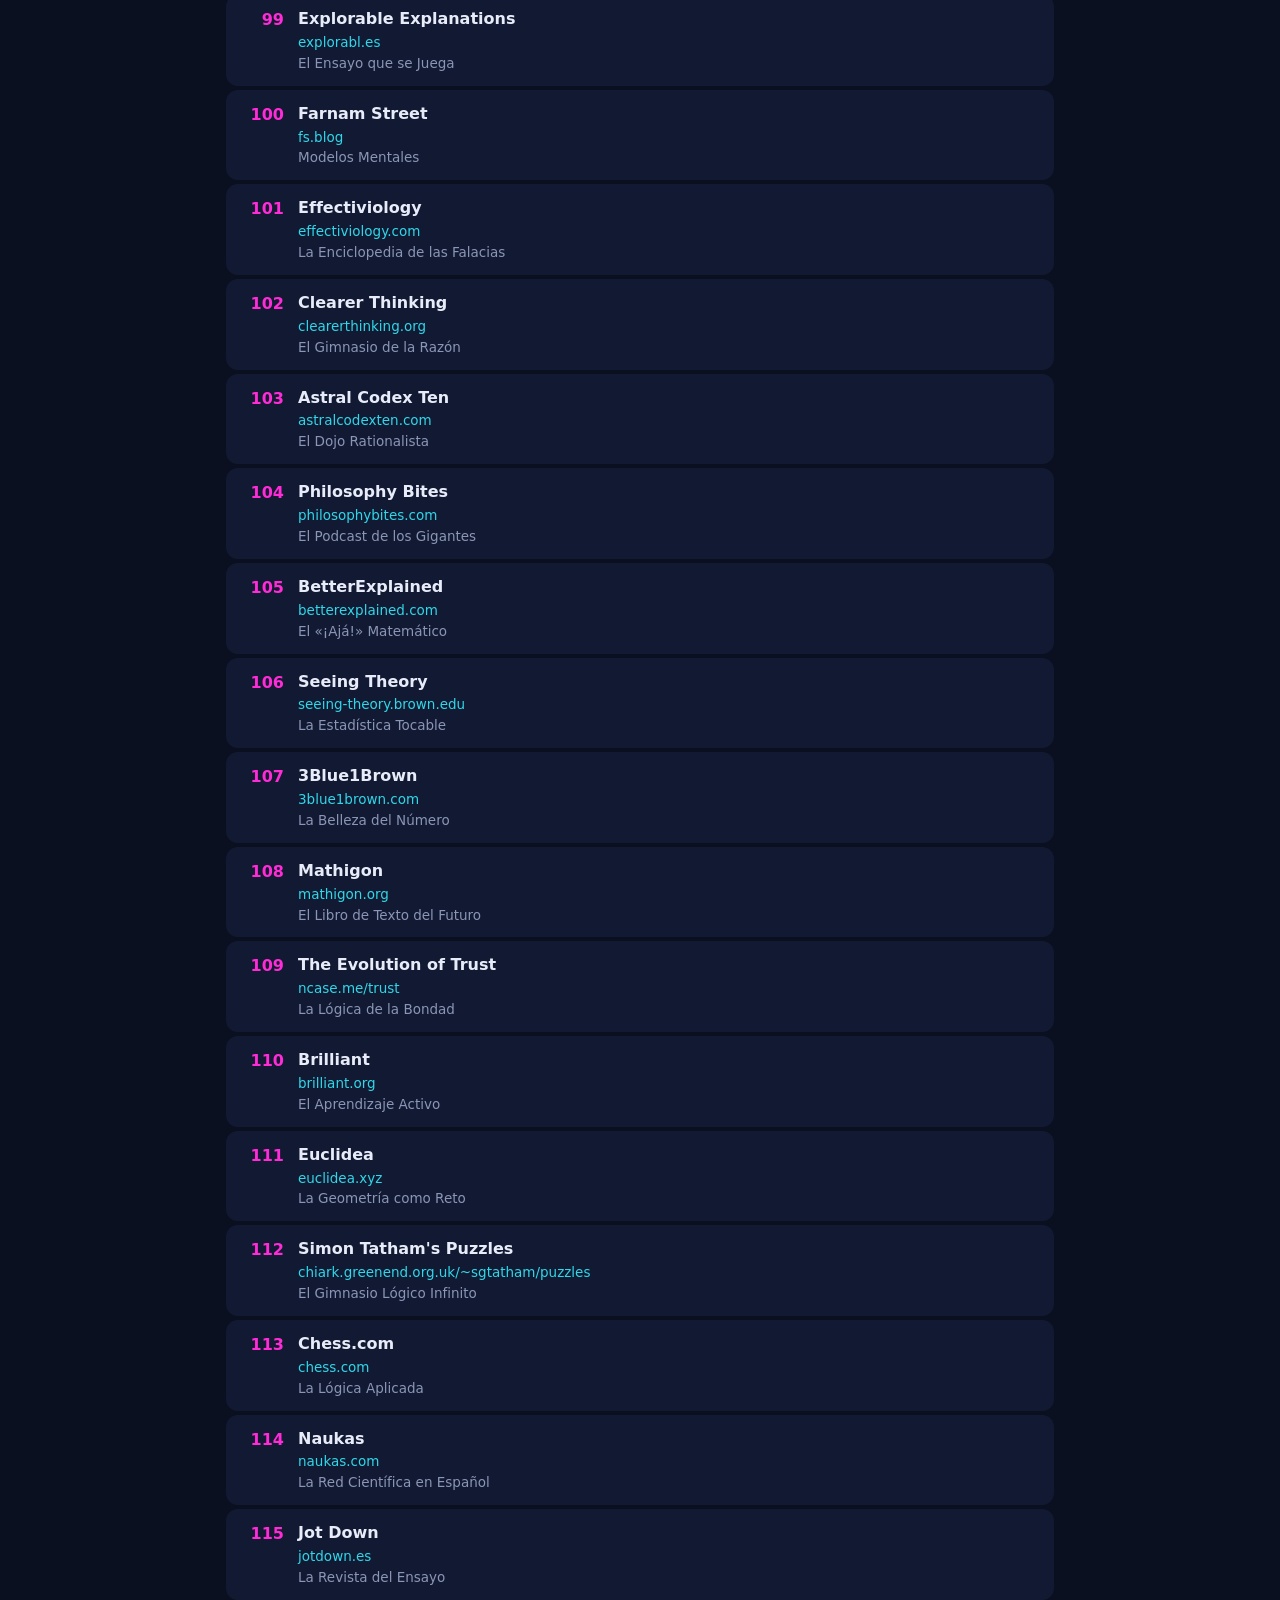
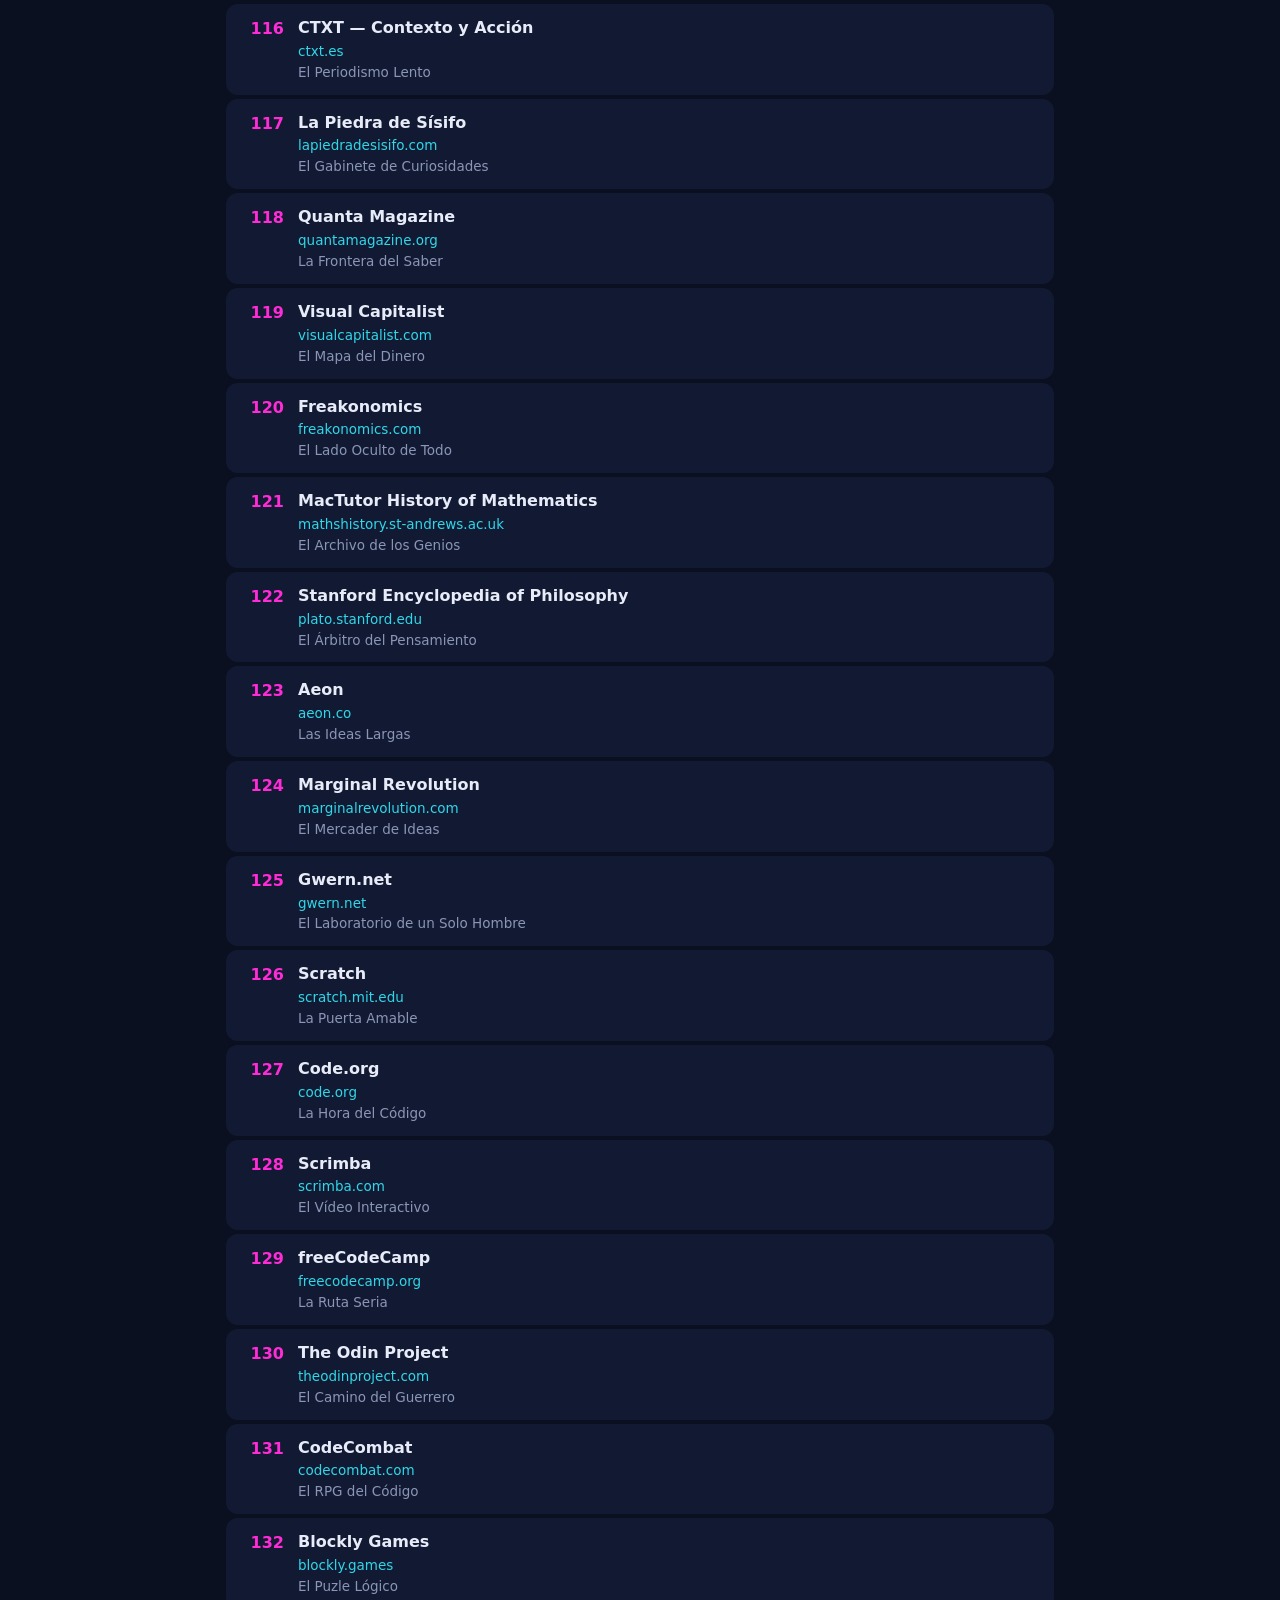
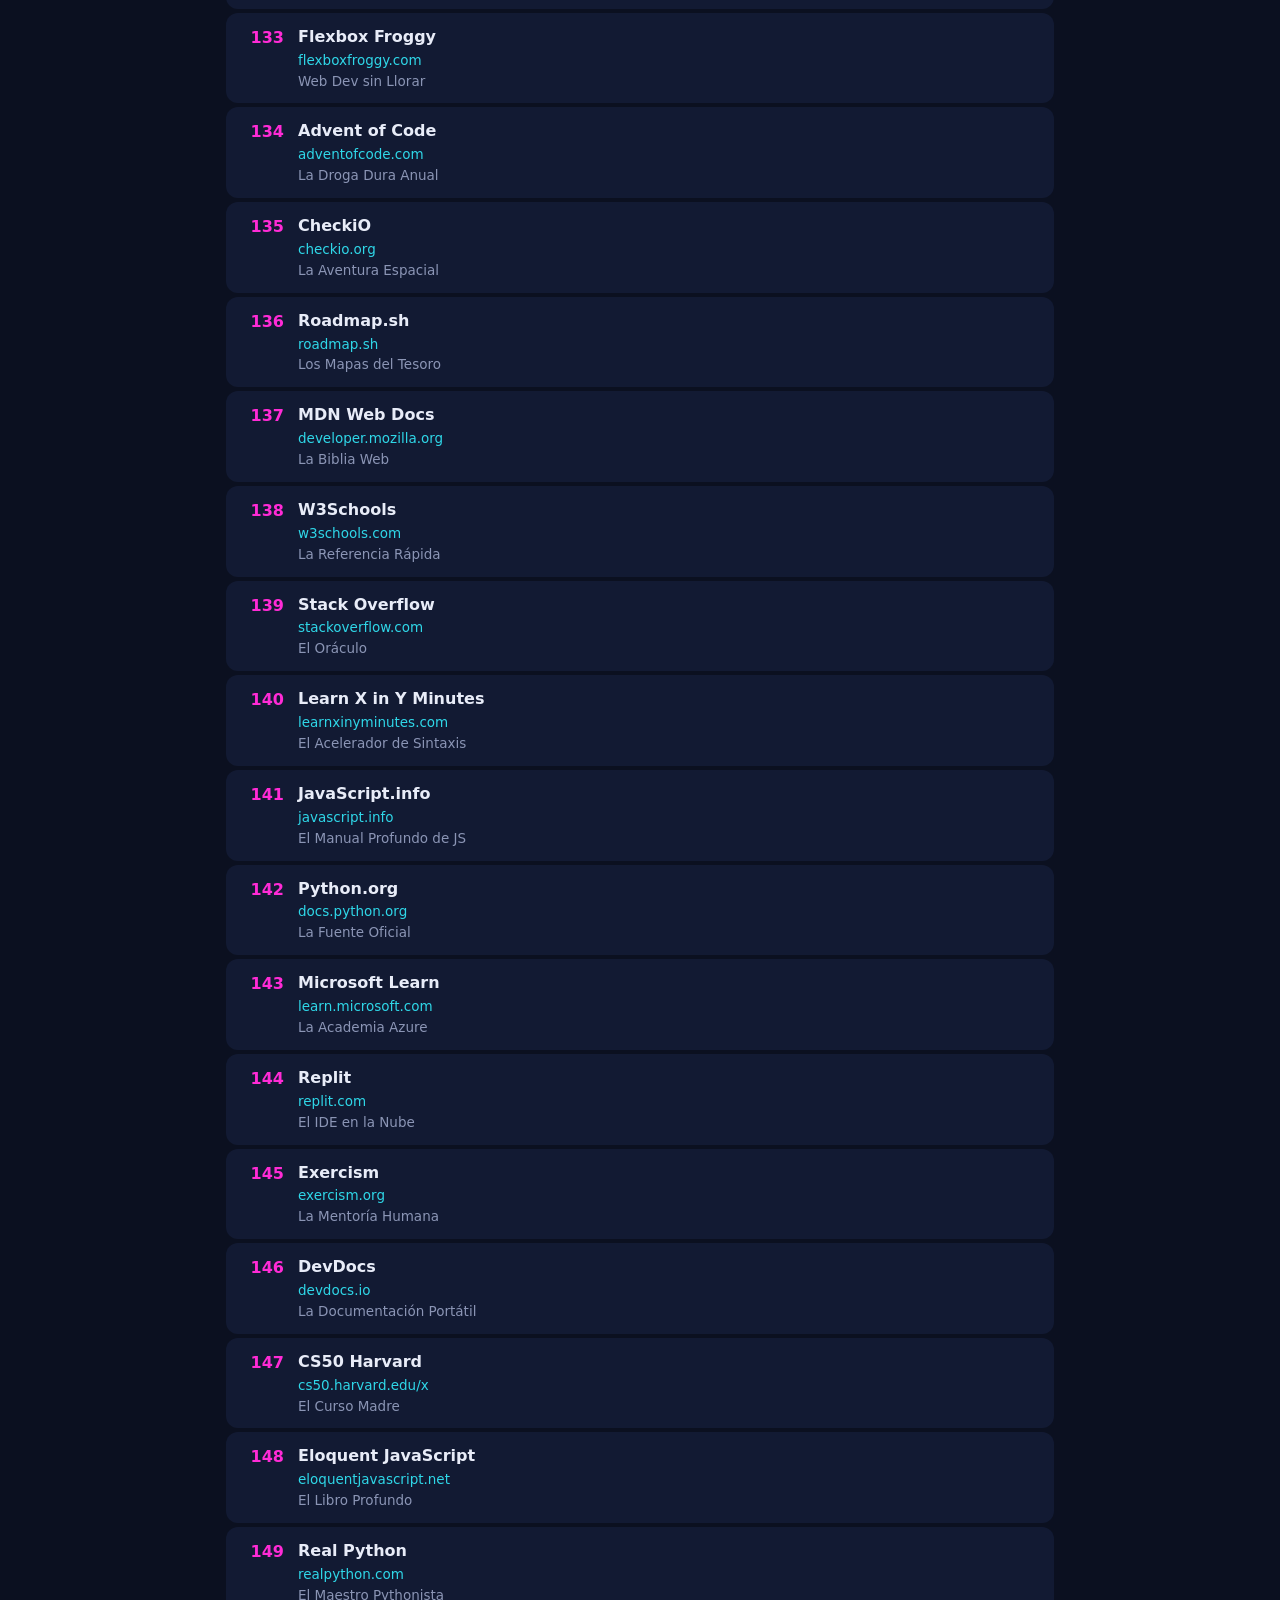
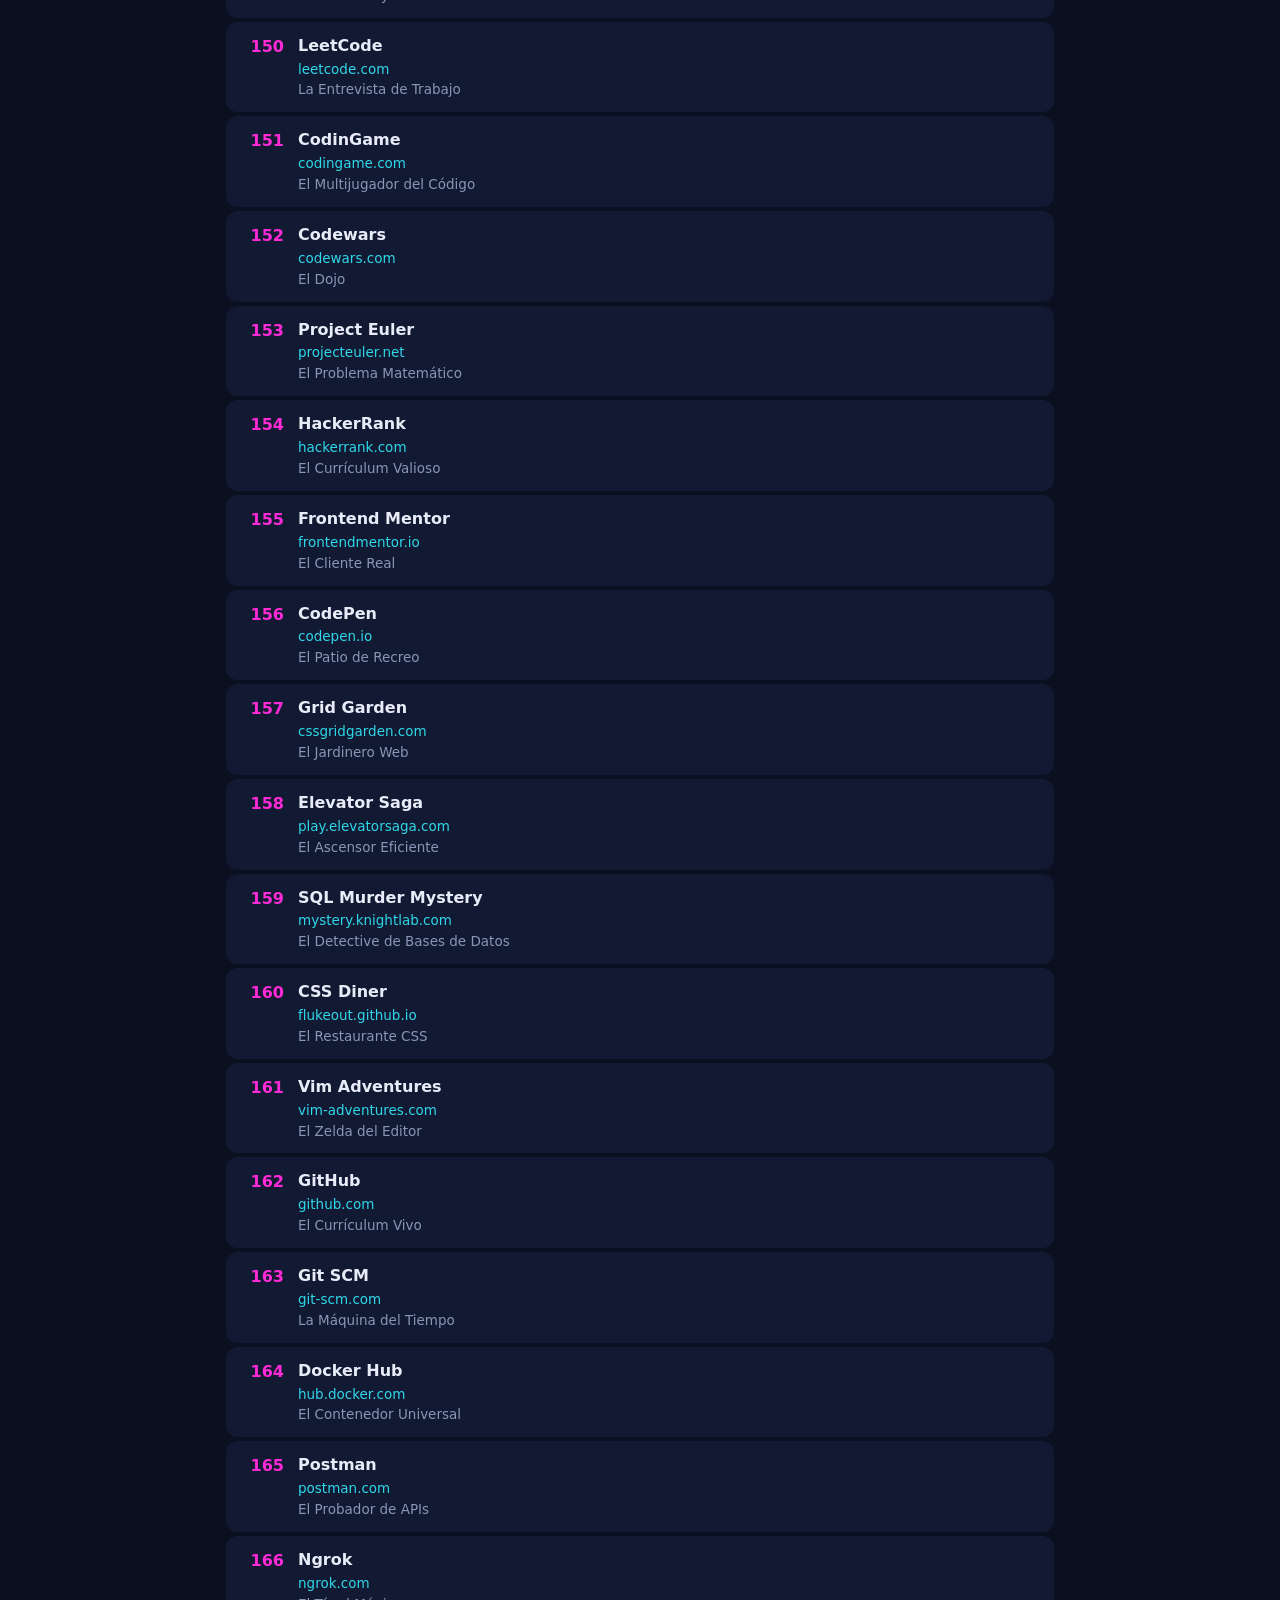
<file: libro/index.html>
<!doctype html>
<html lang="es"><head>
<meta charset="utf-8"><meta name="viewport" content="width=device-width,initial-scale=1">
<title>Las 500 páginas web</title>
<meta name="description" content="El directorio vivo del libro '500 páginas web que debes conocer' de Adrián Nicieza (edrian.exe). Escanea, teclea el número y entra.">
<style>
:root{--bg:#0b1020;--card:#121a33;--tx:#e8ecf8;--mut:#8b95b5;--cy:#2fd7e8;--mg:#ff2bd6}
*{box-sizing:border-box}body{margin:0;background:var(--bg);color:var(--tx);font:16px/1.55 'Segoe UI',system-ui,sans-serif}
header{padding:34px 16px 18px;max-width:860px;margin:0 auto}
h1{margin:0 0 6px;font-size:clamp(26px,5vw,38px);letter-spacing:-.5px}
h1 b{color:var(--cy)}
.sub{color:var(--mut);margin:0 0 18px;font-size:15px}
.sub a{color:var(--cy);text-decoration:none}
.search{position:sticky;top:0;background:linear-gradient(var(--bg) 75%,transparent);padding:10px 16px 14px;z-index:5}
.search .inner{max-width:860px;margin:0 auto;display:flex;gap:10px}
input{flex:1;padding:13px 16px;border-radius:12px;border:1px solid #27335c;background:var(--card);color:var(--tx);font-size:17px;outline:none}
input:focus{border-color:var(--cy)}
button{padding:0 18px;border-radius:12px;border:0;background:var(--cy);color:#04202a;font-weight:700;font-size:16px;cursor:pointer}
main{max-width:860px;margin:0 auto;padding:4px 16px 60px}
ol{list-style:none;margin:0;padding:0}
li{display:flex;gap:14px;padding:12px 14px;border-radius:12px;margin:4px 0;background:var(--card);align-items:flex-start}
li:target{outline:2px solid var(--mg);background:#1b2347}
.n{min-width:44px;text-align:right;color:var(--mg);font-weight:800;font-variant-numeric:tabular-nums;padding-top:1px}
.w{color:var(--tx);font-weight:700;text-decoration:none}.w:hover{color:var(--cy)}
.u{display:block;font-size:13.5px}.u a{color:var(--cy);text-decoration:none;word-break:break-all}
.s{display:block;color:var(--mut);font-size:13.5px}
footer{max-width:860px;margin:0 auto;padding:18px 16px 48px;color:var(--mut);font-size:13.5px}
footer a{color:var(--cy);text-decoration:none}
.hide{display:none}
</style></head><body>
<header>
<h1>Las <b>500 páginas web</b> que debes conocer</h1>
<p class="sub">El directorio vivo del libro de <a href="https://www.instagram.com/edrian.exe/" rel="noopener">Adrián Nicieza (edrian.exe)</a>. El papel es el registro; esto es la puerta: teclea el número de la web que estás leyendo y entra. Si una dirección muere o cambia, aquí estará la ruta nueva.</p>
</header>
<div class="search"><div class="inner">
<input id="q" type="search" inputmode="search" placeholder="Número o nombre (p. ej. 489 o Floor 796)" autofocus>
<button id="go">Ir</button>
</div></div>
<main><ol id="list">
<li id="n1" data-s="1 the wayback machine archive.org la máquina del tiempo"><span class="n">1</span><div><a class="w" href="https://archive.org" rel="noopener">The Wayback Machine</a><span class="u"><a href="https://archive.org" rel="noopener">archive.org</a></span><span class="s">La Máquina del Tiempo</span></div></li>
<li id="n2" data-s="2 project gutenberg gutenberg.org el libro eterno"><span class="n">2</span><div><a class="w" href="https://gutenberg.org" rel="noopener">Project Gutenberg</a><span class="u"><a href="https://gutenberg.org" rel="noopener">gutenberg.org</a></span><span class="s">El Libro Eterno</span></div></li>
<li id="n3" data-s="3 the history of the web thehistoryoftheweb.com la cronología madre"><span class="n">3</span><div><a class="w" href="https://thehistoryoftheweb.com" rel="noopener">The History of the Web</a><span class="u"><a href="https://thehistoryoftheweb.com" rel="noopener">thehistoryoftheweb.com</a></span><span class="s">La Cronología Madre</span></div></li>
<li id="n4" data-s="4 archive.ph archive.ph el congelador de instantes"><span class="n">4</span><div><a class="w" href="https://archive.ph" rel="noopener">Archive.ph</a><span class="u"><a href="https://archive.ph" rel="noopener">archive.ph</a></span><span class="s">El Congelador de Instantes</span></div></li>
<li id="n5" data-s="5 open library openlibrary.org un catálogo para todo"><span class="n">5</span><div><a class="w" href="https://openlibrary.org" rel="noopener">Open Library</a><span class="u"><a href="https://openlibrary.org" rel="noopener">openlibrary.org</a></span><span class="s">Un Catálogo para Todo</span></div></li>
<li id="n6" data-s="6 wikipedia wikipedia.org la catedral colectiva"><span class="n">6</span><div><a class="w" href="https://wikipedia.org" rel="noopener">Wikipedia</a><span class="u"><a href="https://wikipedia.org" rel="noopener">wikipedia.org</a></span><span class="s">La Catedral Colectiva</span></div></li>
<li id="n7" data-s="7 github archive program archiveprogram.github.com la bóveda del fin del mundo"><span class="n">7</span><div><a class="w" href="https://archiveprogram.github.com" rel="noopener">GitHub Archive Program</a><span class="u"><a href="https://archiveprogram.github.com" rel="noopener">archiveprogram.github.com</a></span><span class="s">La Bóveda del Fin del Mundo</span></div></li>
<li id="n8" data-s="8 oldversion.com oldversion.com el cementerio funcional"><span class="n">8</span><div><a class="w" href="https://oldversion.com" rel="noopener">OldVersion.com</a><span class="u"><a href="https://oldversion.com" rel="noopener">oldversion.com</a></span><span class="s">El Cementerio Funcional</span></div></li>
<li id="n9" data-s="9 google arts &amp; culture artsandculture.google.com el museo infinito"><span class="n">9</span><div><a class="w" href="https://artsandculture.google.com" rel="noopener">Google Arts &amp; Culture</a><span class="u"><a href="https://artsandculture.google.com" rel="noopener">artsandculture.google.com</a></span><span class="s">El Museo Infinito</span></div></li>
<li id="n10" data-s="10 museum of lost sounds https://bigsoundbank.com/museumofsounds la memoria auditiva"><span class="n">10</span><div><a class="w" href="https://bigsoundbank.com/museumofsounds" rel="noopener">Museum of Lost Sounds</a><span class="u"><a href="https://bigsoundbank.com/museumofsounds" rel="noopener">https://bigsoundbank.com/museumofsounds</a></span><span class="s">La Memoria Auditiva</span></div></li>
<li id="n11" data-s="11 imdb imdb.com la memoria pop"><span class="n">11</span><div><a class="w" href="https://imdb.com" rel="noopener">IMDb</a><span class="u"><a href="https://imdb.com" rel="noopener">imdb.com</a></span><span class="s">La Memoria Pop</span></div></li>
<li id="n12" data-s="12 familysearch familysearch.org el árbol de la vida"><span class="n">12</span><div><a class="w" href="https://familysearch.org" rel="noopener">FamilySearch</a><span class="u"><a href="https://familysearch.org" rel="noopener">familysearch.org</a></span><span class="s">El Árbol de la Vida</span></div></li>
<li id="n13" data-s="13 the million dollar homepage milliondollarhomepage.com el fósil digital"><span class="n">13</span><div><a class="w" href="https://milliondollarhomepage.com" rel="noopener">The Million Dollar Homepage</a><span class="u"><a href="https://milliondollarhomepage.com" rel="noopener">milliondollarhomepage.com</a></span><span class="s">El Fósil Digital</span></div></li>
<li id="n14" data-s="14 submarine cable map submarinecablemap.com la anatomía de la red"><span class="n">14</span><div><a class="w" href="https://submarinecablemap.com" rel="noopener">Submarine Cable Map</a><span class="u"><a href="https://submarinecablemap.com" rel="noopener">submarinecablemap.com</a></span><span class="s">La Anatomía de la Red</span></div></li>
<li id="n15" data-s="15 cloudflare radar radar.cloudflare.com el pulso de la red"><span class="n">15</span><div><a class="w" href="https://radar.cloudflare.com" rel="noopener">Cloudflare Radar</a><span class="u"><a href="https://radar.cloudflare.com" rel="noopener">radar.cloudflare.com</a></span><span class="s">El Pulso de la Red</span></div></li>
<li id="n16" data-s="16 internet exchange map internetexchangemap.com los aeropuertos del dato"><span class="n">16</span><div><a class="w" href="https://internetexchangemap.com" rel="noopener">Internet Exchange Map</a><span class="u"><a href="https://internetexchangemap.com" rel="noopener">internetexchangemap.com</a></span><span class="s">Los Aeropuertos del Dato</span></div></li>
<li id="n17" data-s="17 netblocks netblocks.org el apagado de internet"><span class="n">17</span><div><a class="w" href="https://netblocks.org" rel="noopener">NetBlocks</a><span class="u"><a href="https://netblocks.org" rel="noopener">netblocks.org</a></span><span class="s">El Apagado de Internet</span></div></li>
<li id="n18" data-s="18 shodan shodan.io el gran hermano le vigila"><span class="n">18</span><div><a class="w" href="https://shodan.io" rel="noopener">Shodan</a><span class="u"><a href="https://shodan.io" rel="noopener">shodan.io</a></span><span class="s">El Gran Hermano le Vigila</span></div></li>
<li id="n19" data-s="19 time and date — time zones map timeanddate.com/time/map el caos del tiempo humano"><span class="n">19</span><div><a class="w" href="https://timeanddate.com/time/map" rel="noopener">Time and Date — Time Zones Map</a><span class="u"><a href="https://timeanddate.com/time/map" rel="noopener">timeanddate.com/time/map</a></span><span class="s">El Caos del Tiempo Humano</span></div></li>
<li id="n20" data-s="20 google earth earth.google.com el planeta en 3d"><span class="n">20</span><div><a class="w" href="https://earth.google.com" rel="noopener">Google Earth</a><span class="u"><a href="https://earth.google.com" rel="noopener">earth.google.com</a></span><span class="s">El Planeta en 3D</span></div></li>
<li id="n21" data-s="21 openstreetmap openstreetmap.org el mapa hecho por humanos"><span class="n">21</span><div><a class="w" href="https://openstreetmap.org" rel="noopener">OpenStreetMap</a><span class="u"><a href="https://openstreetmap.org" rel="noopener">openstreetmap.org</a></span><span class="s">El Mapa Hecho por Humanos</span></div></li>
<li id="n22" data-s="22 the true size of thetruesize.com el tamaño real de nuestros países"><span class="n">22</span><div><a class="w" href="https://thetruesize.com" rel="noopener">The True Size Of</a><span class="u"><a href="https://thetruesize.com" rel="noopener">thetruesize.com</a></span><span class="s">El Tamaño Real de Nuestros Países</span></div></li>
<li id="n23" data-s="23 geacron geacron.com el atlas histórico dinámico"><span class="n">23</span><div><a class="w" href="https://geacron.com" rel="noopener">GeaCron</a><span class="u"><a href="https://geacron.com" rel="noopener">geacron.com</a></span><span class="s">El Atlas Histórico Dinámico</span></div></li>
<li id="n24" data-s="24 flightradar24 flightradar24.com el baile de los cielos"><span class="n">24</span><div><a class="w" href="https://flightradar24.com" rel="noopener">FlightRadar24</a><span class="u"><a href="https://flightradar24.com" rel="noopener">flightradar24.com</a></span><span class="s">El Baile de los Cielos</span></div></li>
<li id="n25" data-s="25 radio garden radio.garden todas las radios del mundo"><span class="n">25</span><div><a class="w" href="https://radio.garden" rel="noopener">Radio Garden</a><span class="u"><a href="https://radio.garden" rel="noopener">radio.garden</a></span><span class="s">Todas las Radios del Mundo</span></div></li>
<li id="n26" data-s="26 nukemap nuclearsecrecy.com/nukemap el mapa del impacto nuclear"><span class="n">26</span><div><a class="w" href="https://nuclearsecrecy.com/nukemap" rel="noopener">Nukemap</a><span class="u"><a href="https://nuclearsecrecy.com/nukemap" rel="noopener">nuclearsecrecy.com/nukemap</a></span><span class="s">El Mapa del Impacto Nuclear</span></div></li>
<li id="n27" data-s="27 sci-hub sci-hub.se la llave maestra"><span class="n">27</span><div><a class="w" href="https://sci-hub.se" rel="noopener">Sci-Hub</a><span class="u"><a href="https://sci-hub.se" rel="noopener">sci-hub.se</a></span><span class="s">La Llave Maestra</span></div></li>
<li id="n28" data-s="28 wolframalpha wolframalpha.com el dato como bandera"><span class="n">28</span><div><a class="w" href="https://wolframalpha.com" rel="noopener">WolframAlpha</a><span class="u"><a href="https://wolframalpha.com" rel="noopener">wolframalpha.com</a></span><span class="s">El Dato como Bandera</span></div></li>
<li id="n29" data-s="29 our world in data ourworldindata.org la realidad en gráficas"><span class="n">29</span><div><a class="w" href="https://ourworldindata.org" rel="noopener">Our World in Data</a><span class="u"><a href="https://ourworldindata.org" rel="noopener">ourworldindata.org</a></span><span class="s">La Realidad en Gráficas</span></div></li>
<li id="n30" data-s="30 information is beautiful informationisbeautiful.net la estética del dato"><span class="n">30</span><div><a class="w" href="https://informationisbeautiful.net" rel="noopener">Information Is Beautiful</a><span class="u"><a href="https://informationisbeautiful.net" rel="noopener">informationisbeautiful.net</a></span><span class="s">La Estética del Dato</span></div></li>
<li id="n31" data-s="31 the pudding pudding.cool periodismo visual interactivo"><span class="n">31</span><div><a class="w" href="https://pudding.cool" rel="noopener">The Pudding</a><span class="u"><a href="https://pudding.cool" rel="noopener">pudding.cool</a></span><span class="s">Periodismo Visual Interactivo</span></div></li>
<li id="n32" data-s="32 wait but why waitbutwhy.com pensar lento en internet"><span class="n">32</span><div><a class="w" href="https://waitbutwhy.com" rel="noopener">Wait But Why</a><span class="u"><a href="https://waitbutwhy.com" rel="noopener">waitbutwhy.com</a></span><span class="s">Pensar Lento en Internet</span></div></li>
<li id="n33" data-s="33 snopes snopes.com el cazador de mentiras"><span class="n">33</span><div><a class="w" href="https://snopes.com" rel="noopener">Snopes</a><span class="u"><a href="https://snopes.com" rel="noopener">snopes.com</a></span><span class="s">El Cazador de Mentiras</span></div></li>
<li id="n34" data-s="34 solar system scope solarsystemscope.com el reloj cósmico"><span class="n">34</span><div><a class="w" href="https://solarsystemscope.com" rel="noopener">Solar System Scope</a><span class="u"><a href="https://solarsystemscope.com" rel="noopener">solarsystemscope.com</a></span><span class="s">El Reloj Cósmico</span></div></li>
<li id="n35" data-s="35 stellarium web stellarium-web.org el planetario de bolsillo"><span class="n">35</span><div><a class="w" href="https://stellarium-web.org" rel="noopener">Stellarium Web</a><span class="u"><a href="https://stellarium-web.org" rel="noopener">stellarium-web.org</a></span><span class="s">El Planetario de Bolsillo</span></div></li>
<li id="n36" data-s="36 the scale of the universe 2 htwins.net/scale2 el mapa de la existencia"><span class="n">36</span><div><a class="w" href="https://htwins.net/scale2" rel="noopener">The Scale of the Universe 2</a><span class="u"><a href="https://htwins.net/scale2" rel="noopener">htwins.net/scale2</a></span><span class="s">El Mapa de la Existencia</span></div></li>
<li id="n37" data-s="37 iss tracker spotthestation.nasa.gov el puesto de avanzada"><span class="n">37</span><div><a class="w" href="https://spotthestation.nasa.gov" rel="noopener">ISS Tracker</a><span class="u"><a href="https://spotthestation.nasa.gov" rel="noopener">spotthestation.nasa.gov</a></span><span class="s">El Puesto de Avanzada</span></div></li>
<li id="n38" data-s="38 nasa deep space network now eyes.nasa.gov/dsn el susurro en el vacío"><span class="n">38</span><div><a class="w" href="https://eyes.nasa.gov/dsn" rel="noopener">NASA Deep Space Network Now</a><span class="u"><a href="https://eyes.nasa.gov/dsn" rel="noopener">eyes.nasa.gov/dsn</a></span><span class="s">El Susurro en el Vacío</span></div></li>
<li id="n39" data-s="39 100,000 stars stars.chromeexperiments.com el vecindario estelar"><span class="n">39</span><div><a class="w" href="https://stars.chromeexperiments.com" rel="noopener">100,000 Stars</a><span class="u"><a href="https://stars.chromeexperiments.com" rel="noopener">stars.chromeexperiments.com</a></span><span class="s">El Vecindario Estelar</span></div></li>
<li id="n40" data-s="40 astronomy picture of the day apod.nasa.gov la constancia del hombre"><span class="n">40</span><div><a class="w" href="https://apod.nasa.gov" rel="noopener">Astronomy Picture of the Day</a><span class="u"><a href="https://apod.nasa.gov" rel="noopener">apod.nasa.gov</a></span><span class="s">La Constancia del Hombre</span></div></li>
<li id="n41" data-s="41 khan academy khanacademy.org la base de todo"><span class="n">41</span><div><a class="w" href="https://khanacademy.org" rel="noopener">Khan Academy</a><span class="u"><a href="https://khanacademy.org" rel="noopener">khanacademy.org</a></span><span class="s">La Base de Todo</span></div></li>
<li id="n42" data-s="42 open culture openculture.com el tesoro de los clásicos"><span class="n">42</span><div><a class="w" href="https://openculture.com" rel="noopener">Open Culture</a><span class="u"><a href="https://openculture.com" rel="noopener">openculture.com</a></span><span class="s">El Tesoro de los Clásicos</span></div></li>
<li id="n43" data-s="43 mit opencourseware ocw.mit.edu el conocimiento radical"><span class="n">43</span><div><a class="w" href="https://ocw.mit.edu" rel="noopener">MIT OpenCourseWare</a><span class="u"><a href="https://ocw.mit.edu" rel="noopener">ocw.mit.edu</a></span><span class="s">El Conocimiento Radical</span></div></li>
<li id="n44" data-s="44 coursera / edx coursera.org la universidad en casa"><span class="n">44</span><div><a class="w" href="https://coursera.org" rel="noopener">Coursera / edX</a><span class="u"><a href="https://coursera.org" rel="noopener">coursera.org</a> · <a href="https://edx.org" rel="noopener">edx.org</a></span><span class="s">La Universidad en Casa</span></div></li>
<li id="n45" data-s="45 duolingo duolingo.com la entrada al idioma"><span class="n">45</span><div><a class="w" href="https://duolingo.com" rel="noopener">Duolingo</a><span class="u"><a href="https://duolingo.com" rel="noopener">duolingo.com</a></span><span class="s">La Entrada al Idioma</span></div></li>
<li id="n46" data-s="46 codecademy codecademy.com aprender haciendo"><span class="n">46</span><div><a class="w" href="https://codecademy.com" rel="noopener">Codecademy</a><span class="u"><a href="https://codecademy.com" rel="noopener">codecademy.com</a></span><span class="s">Aprender Haciendo</span></div></li>
<li id="n47" data-s="47 librivox librivox.org cultura al oído"><span class="n">47</span><div><a class="w" href="https://librivox.org" rel="noopener">LibriVox</a><span class="u"><a href="https://librivox.org" rel="noopener">librivox.org</a></span><span class="s">Cultura al Oído</span></div></li>
<li id="n48" data-s="48 ifixit es.ifixit.com el manual de todo"><span class="n">48</span><div><a class="w" href="https://es.ifixit.com" rel="noopener">iFixit</a><span class="u"><a href="https://es.ifixit.com" rel="noopener">es.ifixit.com</a></span><span class="s">El Manual de Todo</span></div></li>
<li id="n49" data-s="49 instructables instructables.com la factoría casera"><span class="n">49</span><div><a class="w" href="https://instructables.com" rel="noopener">Instructables</a><span class="u"><a href="https://instructables.com" rel="noopener">instructables.com</a></span><span class="s">La Factoría Casera</span></div></li>
<li id="n50" data-s="50 hackaday hackaday.com la ingeniería rebelde"><span class="n">50</span><div><a class="w" href="https://hackaday.com" rel="noopener">Hackaday</a><span class="u"><a href="https://hackaday.com" rel="noopener">hackaday.com</a></span><span class="s">La Ingeniería Rebelde</span></div></li>
<li id="n51" data-s="51 thingiverse thingiverse.com la materia descargable"><span class="n">51</span><div><a class="w" href="https://thingiverse.com" rel="noopener">Thingiverse</a><span class="u"><a href="https://thingiverse.com" rel="noopener">thingiverse.com</a></span><span class="s">La Materia Descargable</span></div></li>
<li id="n52" data-s="52 wikihow es.wikihow.com la guía de la vida"><span class="n">52</span><div><a class="w" href="https://es.wikihow.com" rel="noopener">WikiHow</a><span class="u"><a href="https://es.wikihow.com" rel="noopener">es.wikihow.com</a></span><span class="s">La Guía de la Vida</span></div></li>
<li id="n53" data-s="53 phet interactive simulations phet.colorado.edu el patio de juegos atómico"><span class="n">53</span><div><a class="w" href="https://phet.colorado.edu" rel="noopener">PhET Interactive Simulations</a><span class="u"><a href="https://phet.colorado.edu" rel="noopener">phet.colorado.edu</a></span><span class="s">El Patio de Juegos Atómico</span></div></li>
<li id="n54" data-s="54 desmos desmos.com el lienzo matemático"><span class="n">54</span><div><a class="w" href="https://desmos.com" rel="noopener">Desmos</a><span class="u"><a href="https://desmos.com" rel="noopener">desmos.com</a></span><span class="s">El Lienzo Matemático</span></div></li>
<li id="n55" data-s="55 geogebra geogebra.org la geometría viva"><span class="n">55</span><div><a class="w" href="https://geogebra.org" rel="noopener">GeoGebra</a><span class="u"><a href="https://geogebra.org" rel="noopener">geogebra.org</a></span><span class="s">La Geometría Viva</span></div></li>
<li id="n56" data-s="56 wolfram demonstrations project demonstrations.wolfram.com el museo de la lógica"><span class="n">56</span><div><a class="w" href="https://demonstrations.wolfram.com" rel="noopener">Wolfram Demonstrations Project</a><span class="u"><a href="https://demonstrations.wolfram.com" rel="noopener">demonstrations.wolfram.com</a></span><span class="s">El Museo de la Lógica</span></div></li>
<li id="n57" data-s="57 the decision lab thedecisionlab.com la enciclopedia del comportamiento"><span class="n">57</span><div><a class="w" href="https://thedecisionlab.com" rel="noopener">The Decision Lab</a><span class="u"><a href="https://thedecisionlab.com" rel="noopener">thedecisionlab.com</a></span><span class="s">La Enciclopedia del Comportamiento</span></div></li>
<li id="n58" data-s="58 lesswrong lesswrong.com el dojo de la racionalidad"><span class="n">58</span><div><a class="w" href="https://lesswrong.com" rel="noopener">LessWrong</a><span class="u"><a href="https://lesswrong.com" rel="noopener">lesswrong.com</a></span><span class="s">El Dojo de la Racionalidad</span></div></li>
<li id="n59" data-s="59 your bias is yourbias.is el catálogo de errores"><span class="n">59</span><div><a class="w" href="https://yourbias.is" rel="noopener">Your Bias Is</a><span class="u"><a href="https://yourbias.is" rel="noopener">yourbias.is</a></span><span class="s">El Catálogo de Errores</span></div></li>
<li id="n60" data-s="60 openpsychometrics openpsychometrics.org el espejo científico"><span class="n">60</span><div><a class="w" href="https://openpsychometrics.org" rel="noopener">OpenPsychometrics</a><span class="u"><a href="https://openpsychometrics.org" rel="noopener">openpsychometrics.org</a></span><span class="s">El Espejo Científico</span></div></li>
<li id="n61" data-s="61 quick, draw! quickdraw.withgoogle.com el pictionary neuronal"><span class="n">61</span><div><a class="w" href="https://quickdraw.withgoogle.com" rel="noopener">Quick, Draw!</a><span class="u"><a href="https://quickdraw.withgoogle.com" rel="noopener">quickdraw.withgoogle.com</a></span><span class="s">El Pictionary Neuronal</span></div></li>
<li id="n62" data-s="62 ted ted.com el escenario de las ideas"><span class="n">62</span><div><a class="w" href="https://ted.com" rel="noopener">TED</a><span class="u"><a href="https://ted.com" rel="noopener">ted.com</a></span><span class="s">El Escenario de las Ideas</span></div></li>
<li id="n63" data-s="63 the marginalian themarginalian.org la biblioteca del alma"><span class="n">63</span><div><a class="w" href="https://themarginalian.org" rel="noopener">The Marginalian</a><span class="u"><a href="https://themarginalian.org" rel="noopener">themarginalian.org</a></span><span class="s">La Biblioteca del Alma</span></div></li>
<li id="n64" data-s="64 product hunt producthunt.com el pulso de la innovación"><span class="n">64</span><div><a class="w" href="https://producthunt.com" rel="noopener">Product Hunt</a><span class="u"><a href="https://producthunt.com" rel="noopener">producthunt.com</a></span><span class="s">El Pulso de la Innovación</span></div></li>
<li id="n65" data-s="65 unsplash unsplash.com el mecenazgo visual"><span class="n">65</span><div><a class="w" href="https://unsplash.com" rel="noopener">Unsplash</a><span class="u"><a href="https://unsplash.com" rel="noopener">unsplash.com</a></span><span class="s">El Mecenazgo Visual</span></div></li>
<li id="n66" data-s="66 mynoise mynoise.net el ingeniero de sonido"><span class="n">66</span><div><a class="w" href="https://mynoise.net" rel="noopener">MyNoise</a><span class="u"><a href="https://mynoise.net" rel="noopener">mynoise.net</a></span><span class="s">El Ingeniero de Sonido</span></div></li>
<li id="n67" data-s="67 oblique strategies obliquestrategies.ca el rompehielos mental"><span class="n">67</span><div><a class="w" href="https://obliquestrategies.ca" rel="noopener">Oblique Strategies</a><span class="u"><a href="https://obliquestrategies.ca" rel="noopener">obliquestrategies.ca</a></span><span class="s">El Rompehielos Mental</span></div></li>
<li id="n68" data-s="68 are.na are.na el moodboard del pensamiento"><span class="n">68</span><div><a class="w" href="https://are.na" rel="noopener">Are.na</a><span class="u"><a href="https://are.na" rel="noopener">are.na</a></span><span class="s">El Moodboard del Pensamiento</span></div></li>
<li id="n69" data-s="69 marginalia search search.marginalia.nu el buscador que ignora seo"><span class="n">69</span><div><a class="w" href="https://search.marginalia.nu" rel="noopener">Marginalia Search</a><span class="u"><a href="https://search.marginalia.nu" rel="noopener">search.marginalia.nu</a></span><span class="s">El Buscador que Ignora SEO</span></div></li>
<li id="n70" data-s="70 cool tools kk.org/cooltools el catálogo de kevin kelly"><span class="n">70</span><div><a class="w" href="https://kk.org/cooltools" rel="noopener">Cool Tools</a><span class="u"><a href="https://kk.org/cooltools" rel="noopener">kk.org/cooltools</a></span><span class="s">El Catálogo de Kevin Kelly</span></div></li>
<li id="n71" data-s="71 cdli — cuneiform digital library initiative cdli.earth el «big data» de mesopotamia"><span class="n">71</span><div><a class="w" href="https://cdli.earth" rel="noopener">CDLI — Cuneiform Digital Library Initiative</a><span class="u"><a href="https://cdli.earth" rel="noopener">cdli.earth</a></span><span class="s">El «Big Data» de Mesopotamia</span></div></li>
<li id="n72" data-s="72 papyri.info papyri.info el nacimiento del documento"><span class="n">72</span><div><a class="w" href="https://papyri.info" rel="noopener">Papyri.info</a><span class="u"><a href="https://papyri.info" rel="noopener">papyri.info</a></span><span class="s">El Nacimiento del Documento</span></div></li>
<li id="n73" data-s="73 perseus digital library perseus.tufts.edu la ingeniería del texto"><span class="n">73</span><div><a class="w" href="https://perseus.tufts.edu" rel="noopener">Perseus Digital Library</a><span class="u"><a href="https://perseus.tufts.edu" rel="noopener">perseus.tufts.edu</a></span><span class="s">La Ingeniería del Texto</span></div></li>
<li id="n74" data-s="74 the rosetta project rosettaproject.org el backup del fin del mundo"><span class="n">74</span><div><a class="w" href="https://rosettaproject.org" rel="noopener">The Rosetta Project</a><span class="u"><a href="https://rosettaproject.org" rel="noopener">rosettaproject.org</a></span><span class="s">El Backup del Fin del Mundo</span></div></li>
<li id="n75" data-s="75 unicode consortium unicode.org la tabla mágica"><span class="n">75</span><div><a class="w" href="https://unicode.org" rel="noopener">Unicode Consortium</a><span class="u"><a href="https://unicode.org" rel="noopener">unicode.org</a></span><span class="s">La Tabla Mágica</span></div></li>
<li id="n76" data-s="76 nist nist.gov el templo de la medida"><span class="n">76</span><div><a class="w" href="https://nist.gov" rel="noopener">NIST</a><span class="u"><a href="https://nist.gov" rel="noopener">nist.gov</a></span><span class="s">El Templo de la Medida</span></div></li>
<li id="n77" data-s="77 ietf ietf.org los arquitectos invisibles"><span class="n">77</span><div><a class="w" href="https://ietf.org" rel="noopener">IETF</a><span class="u"><a href="https://ietf.org" rel="noopener">ietf.org</a></span><span class="s">Los Arquitectos Invisibles</span></div></li>
<li id="n78" data-s="78 w3c w3.org el gobierno de la web"><span class="n">78</span><div><a class="w" href="https://w3.org" rel="noopener">W3C</a><span class="u"><a href="https://w3.org" rel="noopener">w3.org</a></span><span class="s">El Gobierno de la Web</span></div></li>
<li id="n79" data-s="79 iso iso.org/popular-standards la estandarización de la realidad"><span class="n">79</span><div><a class="w" href="https://iso.org/popular-standards" rel="noopener">ISO</a><span class="u"><a href="https://iso.org/popular-standards" rel="noopener">iso.org/popular-standards</a></span><span class="s">La Estandarización de la Realidad</span></div></li>
<li id="n80" data-s="80 cryptii cryptii.com la criptografía como juguete"><span class="n">80</span><div><a class="w" href="https://cryptii.com" rel="noopener">Cryptii</a><span class="u"><a href="https://cryptii.com" rel="noopener">cryptii.com</a></span><span class="s">La Criptografía como Juguete</span></div></li>
<li id="n81" data-s="81 cyberchef gchq.github.io/cyberchef la navaja suiza del dato"><span class="n">81</span><div><a class="w" href="https://gchq.github.io/CyberChef" rel="noopener">CyberChef</a><span class="u"><a href="https://gchq.github.io/CyberChef" rel="noopener">gchq.github.io/CyberChef</a></span><span class="s">La Navaja Suiza del Dato</span></div></li>
<li id="n82" data-s="82 how secure is my password security.org/how-secure-is-my-password la pedagogía del miedo"><span class="n">82</span><div><a class="w" href="https://security.org/how-secure-is-my-password" rel="noopener">How Secure Is My Password</a><span class="u"><a href="https://security.org/how-secure-is-my-password" rel="noopener">security.org/how-secure-is-my-password</a></span><span class="s">La Pedagogía del Miedo</span></div></li>
<li id="n83" data-s="83 ssl labs ssllabs.com/ssltest la radiografía del candado"><span class="n">83</span><div><a class="w" href="https://ssllabs.com/ssltest" rel="noopener">SSL Labs</a><span class="u"><a href="https://ssllabs.com/ssltest" rel="noopener">ssllabs.com/ssltest</a></span><span class="s">La Radiografía del Candado</span></div></li>
<li id="n84" data-s="84 tor project torproject.org el anonimato sistémico"><span class="n">84</span><div><a class="w" href="https://torproject.org" rel="noopener">Tor Project</a><span class="u"><a href="https://torproject.org" rel="noopener">torproject.org</a></span><span class="s">El Anonimato Sistémico</span></div></li>
<li id="n85" data-s="85 nandgame nandgame.com la génesis del hardware"><span class="n">85</span><div><a class="w" href="https://nandgame.com" rel="noopener">NandGame</a><span class="u"><a href="https://nandgame.com" rel="noopener">nandgame.com</a></span><span class="s">La Génesis del Hardware</span></div></li>
<li id="n86" data-s="86 circuitverse circuitverse.org el simulador de la verdad"><span class="n">86</span><div><a class="w" href="https://circuitverse.org" rel="noopener">CircuitVerse</a><span class="u"><a href="https://circuitverse.org" rel="noopener">circuitverse.org</a></span><span class="s">El Simulador de la Verdad</span></div></li>
<li id="n87" data-s="87 wolfram mathworld — logic mathworld.wolfram.com/topics/logic.html la biblia teórica"><span class="n">87</span><div><a class="w" href="https://mathworld.wolfram.com/topics/Logic.html" rel="noopener">Wolfram MathWorld — Logic</a><span class="u"><a href="https://mathworld.wolfram.com/topics/Logic.html" rel="noopener">mathworld.wolfram.com/topics/Logic.html</a></span><span class="s">La Biblia Teórica</span></div></li>
<li id="n88" data-s="88 truth table generator web.stanford.edu/class/cs103/tools/truth-table-tool la prueba matemática"><span class="n">88</span><div><a class="w" href="https://web.stanford.edu/class/cs103/tools/truth-table-tool" rel="noopener">Truth Table Generator</a><span class="u"><a href="https://web.stanford.edu/class/cs103/tools/truth-table-tool" rel="noopener">web.stanford.edu/class/cs103/tools/truth-table-tool</a></span><span class="s">La Prueba Matemática</span></div></li>
<li id="n89" data-s="89 lightningmaps lightningmaps.org el trueno digital"><span class="n">89</span><div><a class="w" href="https://lightningmaps.org" rel="noopener">LightningMaps</a><span class="u"><a href="https://lightningmaps.org" rel="noopener">lightningmaps.org</a></span><span class="s">El Trueno Digital</span></div></li>
<li id="n90" data-s="90 noaa space weather swpc.noaa.gov el clima del vacío"><span class="n">90</span><div><a class="w" href="https://swpc.noaa.gov" rel="noopener">NOAA Space Weather</a><span class="u"><a href="https://swpc.noaa.gov" rel="noopener">swpc.noaa.gov</a></span><span class="s">El Clima del Vacío</span></div></li>
<li id="n91" data-s="91 radioreference radioreference.com el audio del sistema"><span class="n">91</span><div><a class="w" href="https://radioreference.com" rel="noopener">RadioReference</a><span class="u"><a href="https://radioreference.com" rel="noopener">radioreference.com</a></span><span class="s">El Audio del Sistema</span></div></li>
<li id="n92" data-s="92 oldweb.today oldweb.today la máquina del tiempo funcional"><span class="n">92</span><div><a class="w" href="https://oldweb.today" rel="noopener">OldWeb.today</a><span class="u"><a href="https://oldweb.today" rel="noopener">oldweb.today</a></span><span class="s">La Máquina del Tiempo Funcional</span></div></li>
<li id="n93" data-s="93 web design museum webdesignmuseum.org la galería del píxel"><span class="n">93</span><div><a class="w" href="https://webdesignmuseum.org" rel="noopener">Web Design Museum</a><span class="u"><a href="https://webdesignmuseum.org" rel="noopener">webdesignmuseum.org</a></span><span class="s">La Galería del Píxel</span></div></li>
<li id="n94" data-s="94 laws of ux lawsofux.com la psicología del clic"><span class="n">94</span><div><a class="w" href="https://lawsofux.com" rel="noopener">Laws of UX</a><span class="u"><a href="https://lawsofux.com" rel="noopener">lawsofux.com</a></span><span class="s">La Psicología del Clic</span></div></li>
<li id="n95" data-s="95 twine twinery.org la estructura del pensamiento"><span class="n">95</span><div><a class="w" href="https://twinery.org" rel="noopener">Twine</a><span class="u"><a href="https://twinery.org" rel="noopener">twinery.org</a></span><span class="s">La Estructura del Pensamiento</span></div></li>
<li id="n96" data-s="96 internet artifacts neal.fun/internet-artifacts el museo de la nostalgia"><span class="n">96</span><div><a class="w" href="https://neal.fun/internet-artifacts" rel="noopener">Internet Artifacts</a><span class="u"><a href="https://neal.fun/internet-artifacts" rel="noopener">neal.fun/internet-artifacts</a></span><span class="s">El Museo de la Nostalgia</span></div></li>
<li id="n97" data-s="97 ben eater eater.net la síntesis final"><span class="n">97</span><div><a class="w" href="https://eater.net" rel="noopener">Ben Eater</a><span class="u"><a href="https://eater.net" rel="noopener">eater.net</a></span><span class="s">La Síntesis Final</span></div></li>
<li id="n98" data-s="98 computer history museum computerhistory.org el archivo del silicio"><span class="n">98</span><div><a class="w" href="https://computerhistory.org" rel="noopener">Computer History Museum</a><span class="u"><a href="https://computerhistory.org" rel="noopener">computerhistory.org</a></span><span class="s">El Archivo del Silicio</span></div></li>
<li id="n99" data-s="99 explorable explanations explorabl.es el ensayo que se juega"><span class="n">99</span><div><a class="w" href="https://explorabl.es" rel="noopener">Explorable Explanations</a><span class="u"><a href="https://explorabl.es" rel="noopener">explorabl.es</a></span><span class="s">El Ensayo que se Juega</span></div></li>
<li id="n100" data-s="100 farnam street fs.blog modelos mentales"><span class="n">100</span><div><a class="w" href="https://fs.blog" rel="noopener">Farnam Street</a><span class="u"><a href="https://fs.blog" rel="noopener">fs.blog</a></span><span class="s">Modelos Mentales</span></div></li>
<li id="n101" data-s="101 effectiviology effectiviology.com la enciclopedia de las falacias"><span class="n">101</span><div><a class="w" href="https://effectiviology.com" rel="noopener">Effectiviology</a><span class="u"><a href="https://effectiviology.com" rel="noopener">effectiviology.com</a></span><span class="s">La Enciclopedia de las Falacias</span></div></li>
<li id="n102" data-s="102 clearer thinking clearerthinking.org el gimnasio de la razón"><span class="n">102</span><div><a class="w" href="https://clearerthinking.org" rel="noopener">Clearer Thinking</a><span class="u"><a href="https://clearerthinking.org" rel="noopener">clearerthinking.org</a></span><span class="s">El Gimnasio de la Razón</span></div></li>
<li id="n103" data-s="103 astral codex ten astralcodexten.com el dojo rationalista"><span class="n">103</span><div><a class="w" href="https://astralcodexten.com" rel="noopener">Astral Codex Ten</a><span class="u"><a href="https://astralcodexten.com" rel="noopener">astralcodexten.com</a></span><span class="s">El Dojo Rationalista</span></div></li>
<li id="n104" data-s="104 philosophy bites philosophybites.com el podcast de los gigantes"><span class="n">104</span><div><a class="w" href="https://philosophybites.com" rel="noopener">Philosophy Bites</a><span class="u"><a href="https://philosophybites.com" rel="noopener">philosophybites.com</a></span><span class="s">El Podcast de los Gigantes</span></div></li>
<li id="n105" data-s="105 betterexplained betterexplained.com el «¡ajá!» matemático"><span class="n">105</span><div><a class="w" href="https://betterexplained.com" rel="noopener">BetterExplained</a><span class="u"><a href="https://betterexplained.com" rel="noopener">betterexplained.com</a></span><span class="s">El «¡Ajá!» Matemático</span></div></li>
<li id="n106" data-s="106 seeing theory seeing-theory.brown.edu la estadística tocable"><span class="n">106</span><div><a class="w" href="https://seeing-theory.brown.edu" rel="noopener">Seeing Theory</a><span class="u"><a href="https://seeing-theory.brown.edu" rel="noopener">seeing-theory.brown.edu</a></span><span class="s">La Estadística Tocable</span></div></li>
<li id="n107" data-s="107 3blue1brown 3blue1brown.com la belleza del número"><span class="n">107</span><div><a class="w" href="https://3blue1brown.com" rel="noopener">3Blue1Brown</a><span class="u"><a href="https://3blue1brown.com" rel="noopener">3blue1brown.com</a></span><span class="s">La Belleza del Número</span></div></li>
<li id="n108" data-s="108 mathigon mathigon.org el libro de texto del futuro"><span class="n">108</span><div><a class="w" href="https://mathigon.org" rel="noopener">Mathigon</a><span class="u"><a href="https://mathigon.org" rel="noopener">mathigon.org</a></span><span class="s">El Libro de Texto del Futuro</span></div></li>
<li id="n109" data-s="109 the evolution of trust ncase.me/trust la lógica de la bondad"><span class="n">109</span><div><a class="w" href="https://ncase.me/trust" rel="noopener">The Evolution of Trust</a><span class="u"><a href="https://ncase.me/trust" rel="noopener">ncase.me/trust</a></span><span class="s">La Lógica de la Bondad</span></div></li>
<li id="n110" data-s="110 brilliant brilliant.org el aprendizaje activo"><span class="n">110</span><div><a class="w" href="https://brilliant.org" rel="noopener">Brilliant</a><span class="u"><a href="https://brilliant.org" rel="noopener">brilliant.org</a></span><span class="s">El Aprendizaje Activo</span></div></li>
<li id="n111" data-s="111 euclidea euclidea.xyz la geometría como reto"><span class="n">111</span><div><a class="w" href="https://euclidea.xyz" rel="noopener">Euclidea</a><span class="u"><a href="https://euclidea.xyz" rel="noopener">euclidea.xyz</a></span><span class="s">La Geometría como Reto</span></div></li>
<li id="n112" data-s="112 simon tatham&#x27;s puzzles chiark.greenend.org.uk/~sgtatham/puzzles el gimnasio lógico infinito"><span class="n">112</span><div><a class="w" href="https://chiark.greenend.org.uk/~sgtatham/puzzles" rel="noopener">Simon Tatham&#x27;s Puzzles</a><span class="u"><a href="https://chiark.greenend.org.uk/~sgtatham/puzzles" rel="noopener">chiark.greenend.org.uk/~sgtatham/puzzles</a></span><span class="s">El Gimnasio Lógico Infinito</span></div></li>
<li id="n113" data-s="113 chess.com chess.com la lógica aplicada"><span class="n">113</span><div><a class="w" href="https://chess.com" rel="noopener">Chess.com</a><span class="u"><a href="https://chess.com" rel="noopener">chess.com</a></span><span class="s">La Lógica Aplicada</span></div></li>
<li id="n114" data-s="114 naukas naukas.com la red científica en español"><span class="n">114</span><div><a class="w" href="https://naukas.com" rel="noopener">Naukas</a><span class="u"><a href="https://naukas.com" rel="noopener">naukas.com</a></span><span class="s">La Red Científica en Español</span></div></li>
<li id="n115" data-s="115 jot down jotdown.es la revista del ensayo"><span class="n">115</span><div><a class="w" href="https://jotdown.es" rel="noopener">Jot Down</a><span class="u"><a href="https://jotdown.es" rel="noopener">jotdown.es</a></span><span class="s">La Revista del Ensayo</span></div></li>
<li id="n116" data-s="116 ctxt — contexto y acción ctxt.es el periodismo lento"><span class="n">116</span><div><a class="w" href="https://ctxt.es" rel="noopener">CTXT — Contexto y Acción</a><span class="u"><a href="https://ctxt.es" rel="noopener">ctxt.es</a></span><span class="s">El Periodismo Lento</span></div></li>
<li id="n117" data-s="117 la piedra de sísifo lapiedradesisifo.com el gabinete de curiosidades"><span class="n">117</span><div><a class="w" href="https://lapiedradesisifo.com" rel="noopener">La Piedra de Sísifo</a><span class="u"><a href="https://lapiedradesisifo.com" rel="noopener">lapiedradesisifo.com</a></span><span class="s">El Gabinete de Curiosidades</span></div></li>
<li id="n118" data-s="118 quanta magazine quantamagazine.org la frontera del saber"><span class="n">118</span><div><a class="w" href="https://quantamagazine.org" rel="noopener">Quanta Magazine</a><span class="u"><a href="https://quantamagazine.org" rel="noopener">quantamagazine.org</a></span><span class="s">La Frontera del Saber</span></div></li>
<li id="n119" data-s="119 visual capitalist visualcapitalist.com el mapa del dinero"><span class="n">119</span><div><a class="w" href="https://visualcapitalist.com" rel="noopener">Visual Capitalist</a><span class="u"><a href="https://visualcapitalist.com" rel="noopener">visualcapitalist.com</a></span><span class="s">El Mapa del Dinero</span></div></li>
<li id="n120" data-s="120 freakonomics freakonomics.com el lado oculto de todo"><span class="n">120</span><div><a class="w" href="https://freakonomics.com" rel="noopener">Freakonomics</a><span class="u"><a href="https://freakonomics.com" rel="noopener">freakonomics.com</a></span><span class="s">El Lado Oculto de Todo</span></div></li>
<li id="n121" data-s="121 mactutor history of mathematics mathshistory.st-andrews.ac.uk el archivo de los genios"><span class="n">121</span><div><a class="w" href="https://mathshistory.st-andrews.ac.uk" rel="noopener">MacTutor History of Mathematics</a><span class="u"><a href="https://mathshistory.st-andrews.ac.uk" rel="noopener">mathshistory.st-andrews.ac.uk</a></span><span class="s">El Archivo de los Genios</span></div></li>
<li id="n122" data-s="122 stanford encyclopedia of philosophy plato.stanford.edu el árbitro del pensamiento"><span class="n">122</span><div><a class="w" href="https://plato.stanford.edu" rel="noopener">Stanford Encyclopedia of Philosophy</a><span class="u"><a href="https://plato.stanford.edu" rel="noopener">plato.stanford.edu</a></span><span class="s">El Árbitro del Pensamiento</span></div></li>
<li id="n123" data-s="123 aeon aeon.co las ideas largas"><span class="n">123</span><div><a class="w" href="https://aeon.co" rel="noopener">Aeon</a><span class="u"><a href="https://aeon.co" rel="noopener">aeon.co</a></span><span class="s">Las Ideas Largas</span></div></li>
<li id="n124" data-s="124 marginal revolution marginalrevolution.com el mercader de ideas"><span class="n">124</span><div><a class="w" href="https://marginalrevolution.com" rel="noopener">Marginal Revolution</a><span class="u"><a href="https://marginalrevolution.com" rel="noopener">marginalrevolution.com</a></span><span class="s">El Mercader de Ideas</span></div></li>
<li id="n125" data-s="125 gwern.net gwern.net el laboratorio de un solo hombre"><span class="n">125</span><div><a class="w" href="https://gwern.net" rel="noopener">Gwern.net</a><span class="u"><a href="https://gwern.net" rel="noopener">gwern.net</a></span><span class="s">El Laboratorio de un Solo Hombre</span></div></li>
<li id="n126" data-s="126 scratch scratch.mit.edu la puerta amable"><span class="n">126</span><div><a class="w" href="https://scratch.mit.edu" rel="noopener">Scratch</a><span class="u"><a href="https://scratch.mit.edu" rel="noopener">scratch.mit.edu</a></span><span class="s">La Puerta Amable</span></div></li>
<li id="n127" data-s="127 code.org code.org la hora del código"><span class="n">127</span><div><a class="w" href="https://code.org" rel="noopener">Code.org</a><span class="u"><a href="https://code.org" rel="noopener">code.org</a></span><span class="s">La Hora del Código</span></div></li>
<li id="n128" data-s="128 scrimba scrimba.com el vídeo interactivo"><span class="n">128</span><div><a class="w" href="https://scrimba.com" rel="noopener">Scrimba</a><span class="u"><a href="https://scrimba.com" rel="noopener">scrimba.com</a></span><span class="s">El Vídeo Interactivo</span></div></li>
<li id="n129" data-s="129 freecodecamp freecodecamp.org la ruta seria"><span class="n">129</span><div><a class="w" href="https://freecodecamp.org" rel="noopener">freeCodeCamp</a><span class="u"><a href="https://freecodecamp.org" rel="noopener">freecodecamp.org</a></span><span class="s">La Ruta Seria</span></div></li>
<li id="n130" data-s="130 the odin project theodinproject.com el camino del guerrero"><span class="n">130</span><div><a class="w" href="https://theodinproject.com" rel="noopener">The Odin Project</a><span class="u"><a href="https://theodinproject.com" rel="noopener">theodinproject.com</a></span><span class="s">El Camino del Guerrero</span></div></li>
<li id="n131" data-s="131 codecombat codecombat.com el rpg del código"><span class="n">131</span><div><a class="w" href="https://codecombat.com" rel="noopener">CodeCombat</a><span class="u"><a href="https://codecombat.com" rel="noopener">codecombat.com</a></span><span class="s">El RPG del Código</span></div></li>
<li id="n132" data-s="132 blockly games blockly.games el puzle lógico"><span class="n">132</span><div><a class="w" href="https://blockly.games" rel="noopener">Blockly Games</a><span class="u"><a href="https://blockly.games" rel="noopener">blockly.games</a></span><span class="s">El Puzle Lógico</span></div></li>
<li id="n133" data-s="133 flexbox froggy flexboxfroggy.com web dev sin llorar"><span class="n">133</span><div><a class="w" href="https://flexboxfroggy.com" rel="noopener">Flexbox Froggy</a><span class="u"><a href="https://flexboxfroggy.com" rel="noopener">flexboxfroggy.com</a></span><span class="s">Web Dev sin Llorar</span></div></li>
<li id="n134" data-s="134 advent of code adventofcode.com la droga dura anual"><span class="n">134</span><div><a class="w" href="https://adventofcode.com" rel="noopener">Advent of Code</a><span class="u"><a href="https://adventofcode.com" rel="noopener">adventofcode.com</a></span><span class="s">La Droga Dura Anual</span></div></li>
<li id="n135" data-s="135 checkio checkio.org la aventura espacial"><span class="n">135</span><div><a class="w" href="https://checkio.org" rel="noopener">CheckiO</a><span class="u"><a href="https://checkio.org" rel="noopener">checkio.org</a></span><span class="s">La Aventura Espacial</span></div></li>
<li id="n136" data-s="136 roadmap.sh roadmap.sh los mapas del tesoro"><span class="n">136</span><div><a class="w" href="https://roadmap.sh" rel="noopener">Roadmap.sh</a><span class="u"><a href="https://roadmap.sh" rel="noopener">roadmap.sh</a></span><span class="s">Los Mapas del Tesoro</span></div></li>
<li id="n137" data-s="137 mdn web docs developer.mozilla.org la biblia web"><span class="n">137</span><div><a class="w" href="https://developer.mozilla.org" rel="noopener">MDN Web Docs</a><span class="u"><a href="https://developer.mozilla.org" rel="noopener">developer.mozilla.org</a></span><span class="s">La Biblia Web</span></div></li>
<li id="n138" data-s="138 w3schools w3schools.com la referencia rápida"><span class="n">138</span><div><a class="w" href="https://w3schools.com" rel="noopener">W3Schools</a><span class="u"><a href="https://w3schools.com" rel="noopener">w3schools.com</a></span><span class="s">La Referencia Rápida</span></div></li>
<li id="n139" data-s="139 stack overflow stackoverflow.com el oráculo"><span class="n">139</span><div><a class="w" href="https://stackoverflow.com" rel="noopener">Stack Overflow</a><span class="u"><a href="https://stackoverflow.com" rel="noopener">stackoverflow.com</a></span><span class="s">El Oráculo</span></div></li>
<li id="n140" data-s="140 learn x in y minutes learnxinyminutes.com el acelerador de sintaxis"><span class="n">140</span><div><a class="w" href="https://learnxinyminutes.com" rel="noopener">Learn X in Y Minutes</a><span class="u"><a href="https://learnxinyminutes.com" rel="noopener">learnxinyminutes.com</a></span><span class="s">El Acelerador de Sintaxis</span></div></li>
<li id="n141" data-s="141 javascript.info javascript.info el manual profundo de js"><span class="n">141</span><div><a class="w" href="https://javascript.info" rel="noopener">JavaScript.info</a><span class="u"><a href="https://javascript.info" rel="noopener">javascript.info</a></span><span class="s">El Manual Profundo de JS</span></div></li>
<li id="n142" data-s="142 python.org docs.python.org la fuente oficial"><span class="n">142</span><div><a class="w" href="https://docs.python.org" rel="noopener">Python.org</a><span class="u"><a href="https://docs.python.org" rel="noopener">docs.python.org</a></span><span class="s">La Fuente Oficial</span></div></li>
<li id="n143" data-s="143 microsoft learn learn.microsoft.com la academia azure"><span class="n">143</span><div><a class="w" href="https://learn.microsoft.com" rel="noopener">Microsoft Learn</a><span class="u"><a href="https://learn.microsoft.com" rel="noopener">learn.microsoft.com</a></span><span class="s">La Academia Azure</span></div></li>
<li id="n144" data-s="144 replit replit.com el ide en la nube"><span class="n">144</span><div><a class="w" href="https://replit.com" rel="noopener">Replit</a><span class="u"><a href="https://replit.com" rel="noopener">replit.com</a></span><span class="s">El IDE en la Nube</span></div></li>
<li id="n145" data-s="145 exercism exercism.org la mentoría humana"><span class="n">145</span><div><a class="w" href="https://exercism.org" rel="noopener">Exercism</a><span class="u"><a href="https://exercism.org" rel="noopener">exercism.org</a></span><span class="s">La Mentoría Humana</span></div></li>
<li id="n146" data-s="146 devdocs devdocs.io la documentación portátil"><span class="n">146</span><div><a class="w" href="https://devdocs.io" rel="noopener">DevDocs</a><span class="u"><a href="https://devdocs.io" rel="noopener">devdocs.io</a></span><span class="s">La Documentación Portátil</span></div></li>
<li id="n147" data-s="147 cs50 harvard cs50.harvard.edu/x el curso madre"><span class="n">147</span><div><a class="w" href="https://cs50.harvard.edu/x" rel="noopener">CS50 Harvard</a><span class="u"><a href="https://cs50.harvard.edu/x" rel="noopener">cs50.harvard.edu/x</a></span><span class="s">El Curso Madre</span></div></li>
<li id="n148" data-s="148 eloquent javascript eloquentjavascript.net el libro profundo"><span class="n">148</span><div><a class="w" href="https://eloquentjavascript.net" rel="noopener">Eloquent JavaScript</a><span class="u"><a href="https://eloquentjavascript.net" rel="noopener">eloquentjavascript.net</a></span><span class="s">El Libro Profundo</span></div></li>
<li id="n149" data-s="149 real python realpython.com el maestro pythonista"><span class="n">149</span><div><a class="w" href="https://realpython.com" rel="noopener">Real Python</a><span class="u"><a href="https://realpython.com" rel="noopener">realpython.com</a></span><span class="s">El Maestro Pythonista</span></div></li>
<li id="n150" data-s="150 leetcode leetcode.com la entrevista de trabajo"><span class="n">150</span><div><a class="w" href="https://leetcode.com" rel="noopener">LeetCode</a><span class="u"><a href="https://leetcode.com" rel="noopener">leetcode.com</a></span><span class="s">La Entrevista de Trabajo</span></div></li>
<li id="n151" data-s="151 codingame codingame.com el multijugador del código"><span class="n">151</span><div><a class="w" href="https://codingame.com" rel="noopener">CodinGame</a><span class="u"><a href="https://codingame.com" rel="noopener">codingame.com</a></span><span class="s">El Multijugador del Código</span></div></li>
<li id="n152" data-s="152 codewars codewars.com el dojo"><span class="n">152</span><div><a class="w" href="https://codewars.com" rel="noopener">Codewars</a><span class="u"><a href="https://codewars.com" rel="noopener">codewars.com</a></span><span class="s">El Dojo</span></div></li>
<li id="n153" data-s="153 project euler projecteuler.net el problema matemático"><span class="n">153</span><div><a class="w" href="https://projecteuler.net" rel="noopener">Project Euler</a><span class="u"><a href="https://projecteuler.net" rel="noopener">projecteuler.net</a></span><span class="s">El Problema Matemático</span></div></li>
<li id="n154" data-s="154 hackerrank hackerrank.com el currículum valioso"><span class="n">154</span><div><a class="w" href="https://hackerrank.com" rel="noopener">HackerRank</a><span class="u"><a href="https://hackerrank.com" rel="noopener">hackerrank.com</a></span><span class="s">El Currículum Valioso</span></div></li>
<li id="n155" data-s="155 frontend mentor frontendmentor.io el cliente real"><span class="n">155</span><div><a class="w" href="https://frontendmentor.io" rel="noopener">Frontend Mentor</a><span class="u"><a href="https://frontendmentor.io" rel="noopener">frontendmentor.io</a></span><span class="s">El Cliente Real</span></div></li>
<li id="n156" data-s="156 codepen codepen.io el patio de recreo"><span class="n">156</span><div><a class="w" href="https://codepen.io" rel="noopener">CodePen</a><span class="u"><a href="https://codepen.io" rel="noopener">codepen.io</a></span><span class="s">El Patio de Recreo</span></div></li>
<li id="n157" data-s="157 grid garden cssgridgarden.com el jardinero web"><span class="n">157</span><div><a class="w" href="https://cssgridgarden.com" rel="noopener">Grid Garden</a><span class="u"><a href="https://cssgridgarden.com" rel="noopener">cssgridgarden.com</a></span><span class="s">El Jardinero Web</span></div></li>
<li id="n158" data-s="158 elevator saga play.elevatorsaga.com el ascensor eficiente"><span class="n">158</span><div><a class="w" href="https://play.elevatorsaga.com" rel="noopener">Elevator Saga</a><span class="u"><a href="https://play.elevatorsaga.com" rel="noopener">play.elevatorsaga.com</a></span><span class="s">El Ascensor Eficiente</span></div></li>
<li id="n159" data-s="159 sql murder mystery mystery.knightlab.com el detective de bases de datos"><span class="n">159</span><div><a class="w" href="https://mystery.knightlab.com" rel="noopener">SQL Murder Mystery</a><span class="u"><a href="https://mystery.knightlab.com" rel="noopener">mystery.knightlab.com</a></span><span class="s">El Detective de Bases de Datos</span></div></li>
<li id="n160" data-s="160 css diner flukeout.github.io el restaurante css"><span class="n">160</span><div><a class="w" href="https://flukeout.github.io" rel="noopener">CSS Diner</a><span class="u"><a href="https://flukeout.github.io" rel="noopener">flukeout.github.io</a></span><span class="s">El Restaurante CSS</span></div></li>
<li id="n161" data-s="161 vim adventures vim-adventures.com el zelda del editor"><span class="n">161</span><div><a class="w" href="https://vim-adventures.com" rel="noopener">Vim Adventures</a><span class="u"><a href="https://vim-adventures.com" rel="noopener">vim-adventures.com</a></span><span class="s">El Zelda del Editor</span></div></li>
<li id="n162" data-s="162 github github.com el currículum vivo"><span class="n">162</span><div><a class="w" href="https://github.com" rel="noopener">GitHub</a><span class="u"><a href="https://github.com" rel="noopener">github.com</a></span><span class="s">El Currículum Vivo</span></div></li>
<li id="n163" data-s="163 git scm git-scm.com la máquina del tiempo"><span class="n">163</span><div><a class="w" href="https://git-scm.com" rel="noopener">Git SCM</a><span class="u"><a href="https://git-scm.com" rel="noopener">git-scm.com</a></span><span class="s">La Máquina del Tiempo</span></div></li>
<li id="n164" data-s="164 docker hub hub.docker.com el contenedor universal"><span class="n">164</span><div><a class="w" href="https://hub.docker.com" rel="noopener">Docker Hub</a><span class="u"><a href="https://hub.docker.com" rel="noopener">hub.docker.com</a></span><span class="s">El Contenedor Universal</span></div></li>
<li id="n165" data-s="165 postman postman.com el probador de apis"><span class="n">165</span><div><a class="w" href="https://postman.com" rel="noopener">Postman</a><span class="u"><a href="https://postman.com" rel="noopener">postman.com</a></span><span class="s">El Probador de APIs</span></div></li>
<li id="n166" data-s="166 ngrok ngrok.com el túnel mágico"><span class="n">166</span><div><a class="w" href="https://ngrok.com" rel="noopener">Ngrok</a><span class="u"><a href="https://ngrok.com" rel="noopener">ngrok.com</a></span><span class="s">El Túnel Mágico</span></div></li>
<li id="n167" data-s="167 regex101 regex101.com el salvavidas regex"><span class="n">167</span><div><a class="w" href="https://regex101.com" rel="noopener">Regex101</a><span class="u"><a href="https://regex101.com" rel="noopener">regex101.com</a></span><span class="s">El Salvavidas Regex</span></div></li>
<li id="n168" data-s="168 crontab guru crontab.guru el traductor de tareas"><span class="n">168</span><div><a class="w" href="https://crontab.guru" rel="noopener">Crontab Guru</a><span class="u"><a href="https://crontab.guru" rel="noopener">crontab.guru</a></span><span class="s">El Traductor de Tareas</span></div></li>
<li id="n169" data-s="169 carbon carbon.now.sh el fotógrafo del código"><span class="n">169</span><div><a class="w" href="https://carbon.now.sh" rel="noopener">Carbon</a><span class="u"><a href="https://carbon.now.sh" rel="noopener">carbon.now.sh</a></span><span class="s">El Fotógrafo del Código</span></div></li>
<li id="n170" data-s="170 can i use caniuse.com el detector de compatibilidad"><span class="n">170</span><div><a class="w" href="https://caniuse.com" rel="noopener">Can I Use</a><span class="u"><a href="https://caniuse.com" rel="noopener">caniuse.com</a></span><span class="s">El Detector de Compatibilidad</span></div></li>
<li id="n171" data-s="171 explain shell explainshell.com el traductor de terminal"><span class="n">171</span><div><a class="w" href="https://explainshell.com" rel="noopener">Explain Shell</a><span class="u"><a href="https://explainshell.com" rel="noopener">explainshell.com</a></span><span class="s">El Traductor de Terminal</span></div></li>
<li id="n172" data-s="172 oh my zsh ohmyz.sh la terminal vestida"><span class="n">172</span><div><a class="w" href="https://ohmyz.sh" rel="noopener">Oh My Zsh</a><span class="u"><a href="https://ohmyz.sh" rel="noopener">ohmyz.sh</a></span><span class="s">La Terminal Vestida</span></div></li>
<li id="n173" data-s="173 homebrew brew.sh el gestor de paquetes"><span class="n">173</span><div><a class="w" href="https://brew.sh" rel="noopener">Homebrew</a><span class="u"><a href="https://brew.sh" rel="noopener">brew.sh</a></span><span class="s">El Gestor de Paquetes</span></div></li>
<li id="n174" data-s="174 squoosh squoosh.app el compresor de imágenes"><span class="n">174</span><div><a class="w" href="https://squoosh.app" rel="noopener">Squoosh</a><span class="u"><a href="https://squoosh.app" rel="noopener">squoosh.app</a></span><span class="s">El Compresor de Imágenes</span></div></li>
<li id="n175" data-s="175 figma figma.com el encuentro diseño-código"><span class="n">175</span><div><a class="w" href="https://figma.com" rel="noopener">Figma</a><span class="u"><a href="https://figma.com" rel="noopener">figma.com</a></span><span class="s">El Encuentro Diseño-Código</span></div></li>
<li id="n176" data-s="176 hugging face huggingface.co el github de la ia"><span class="n">176</span><div><a class="w" href="https://huggingface.co" rel="noopener">Hugging Face</a><span class="u"><a href="https://huggingface.co" rel="noopener">huggingface.co</a></span><span class="s">El GitHub de la IA</span></div></li>
<li id="n177" data-s="177 pytorch pytorch.org el framework investigador"><span class="n">177</span><div><a class="w" href="https://pytorch.org" rel="noopener">PyTorch</a><span class="u"><a href="https://pytorch.org" rel="noopener">pytorch.org</a></span><span class="s">El Framework Investigador</span></div></li>
<li id="n178" data-s="178 tensorflow tensorflow.org el framework industrial"><span class="n">178</span><div><a class="w" href="https://tensorflow.org" rel="noopener">TensorFlow</a><span class="u"><a href="https://tensorflow.org" rel="noopener">tensorflow.org</a></span><span class="s">El Framework Industrial</span></div></li>
<li id="n179" data-s="179 kaggle kaggle.com el estadio de datos"><span class="n">179</span><div><a class="w" href="https://kaggle.com" rel="noopener">Kaggle</a><span class="u"><a href="https://kaggle.com" rel="noopener">kaggle.com</a></span><span class="s">El Estadio de Datos</span></div></li>
<li id="n180" data-s="180 papers with code paperswithcode.com la teoría y el código"><span class="n">180</span><div><a class="w" href="https://paperswithcode.com" rel="noopener">Papers With Code</a><span class="u"><a href="https://paperswithcode.com" rel="noopener">paperswithcode.com</a></span><span class="s">La Teoría y el Código</span></div></li>
<li id="n181" data-s="181 arxiv arxiv.org la vanguardia cruda"><span class="n">181</span><div><a class="w" href="https://arxiv.org" rel="noopener">ArXiv</a><span class="u"><a href="https://arxiv.org" rel="noopener">arxiv.org</a></span><span class="s">La Vanguardia Cruda</span></div></li>
<li id="n182" data-s="182 fast.ai fast.ai el deep learning pragmático"><span class="n">182</span><div><a class="w" href="https://fast.ai" rel="noopener">Fast.ai</a><span class="u"><a href="https://fast.ai" rel="noopener">fast.ai</a></span><span class="s">El Deep Learning Pragmático</span></div></li>
<li id="n183" data-s="183 distill.pub distill.pub la ciencia visual"><span class="n">183</span><div><a class="w" href="https://distill.pub" rel="noopener">Distill.pub</a><span class="u"><a href="https://distill.pub" rel="noopener">distill.pub</a></span><span class="s">La Ciencia Visual</span></div></li>
<li id="n184" data-s="184 google colab colab.research.google.com la gpu gratis"><span class="n">184</span><div><a class="w" href="https://colab.research.google.com" rel="noopener">Google Colab</a><span class="u"><a href="https://colab.research.google.com" rel="noopener">colab.research.google.com</a></span><span class="s">La GPU Gratis</span></div></li>
<li id="n185" data-s="185 deeplearning.ai deeplearning.ai los cursos de andrew ng"><span class="n">185</span><div><a class="w" href="https://deeplearning.ai" rel="noopener">DeepLearning.ai</a><span class="u"><a href="https://deeplearning.ai" rel="noopener">deeplearning.ai</a></span><span class="s">Los Cursos de Andrew Ng</span></div></li>
<li id="n186" data-s="186 nvidia developer developer.nvidia.com el ecosistema verde"><span class="n">186</span><div><a class="w" href="https://developer.nvidia.com" rel="noopener">NVIDIA Developer</a><span class="u"><a href="https://developer.nvidia.com" rel="noopener">developer.nvidia.com</a></span><span class="s">El Ecosistema Verde</span></div></li>
<li id="n187" data-s="187 cuda toolkit developer.nvidia.com/cuda-toolkit el lenguaje de la gpu"><span class="n">187</span><div><a class="w" href="https://developer.nvidia.com/cuda-toolkit" rel="noopener">CUDA Toolkit</a><span class="u"><a href="https://developer.nvidia.com/cuda-toolkit" rel="noopener">developer.nvidia.com/cuda-toolkit</a></span><span class="s">El Lenguaje de la GPU</span></div></li>
<li id="n188" data-s="188 opengl y vulkan khronos.org los estándares gráficos"><span class="n">188</span><div><a class="w" href="https://khronos.org" rel="noopener">OpenGL y Vulkan</a><span class="u"><a href="https://khronos.org" rel="noopener">khronos.org</a></span><span class="s">Los Estándares Gráficos</span></div></li>
<li id="n189" data-s="189 shadertoy shadertoy.com el arte matemático"><span class="n">189</span><div><a class="w" href="https://shadertoy.com" rel="noopener">Shadertoy</a><span class="u"><a href="https://shadertoy.com" rel="noopener">shadertoy.com</a></span><span class="s">El Arte Matemático</span></div></li>
<li id="n190" data-s="190 the book of shaders thebookofshaders.com el manual de la luz"><span class="n">190</span><div><a class="w" href="https://thebookofshaders.com" rel="noopener">The Book of Shaders</a><span class="u"><a href="https://thebookofshaders.com" rel="noopener">thebookofshaders.com</a></span><span class="s">El Manual de la Luz</span></div></li>
<li id="n191" data-s="191 unreal engine docs.unrealengine.com el motor cinematográfico"><span class="n">191</span><div><a class="w" href="https://docs.unrealengine.com" rel="noopener">Unreal Engine</a><span class="u"><a href="https://docs.unrealengine.com" rel="noopener">docs.unrealengine.com</a></span><span class="s">El Motor Cinematográfico</span></div></li>
<li id="n192" data-s="192 unity learn learn.unity.com el motor accesible"><span class="n">192</span><div><a class="w" href="https://learn.unity.com" rel="noopener">Unity Learn</a><span class="u"><a href="https://learn.unity.com" rel="noopener">learn.unity.com</a></span><span class="s">El Motor Accesible</span></div></li>
<li id="n193" data-s="193 blender blender.org el 3d libre"><span class="n">193</span><div><a class="w" href="https://blender.org" rel="noopener">Blender</a><span class="u"><a href="https://blender.org" rel="noopener">blender.org</a></span><span class="s">El 3D Libre</span></div></li>
<li id="n194" data-s="194 webgpu w3.org/tr/webgpu el futuro gráfico web"><span class="n">194</span><div><a class="w" href="https://w3.org/TR/webgpu" rel="noopener">WebGPU</a><span class="u"><a href="https://w3.org/TR/webgpu" rel="noopener">w3.org/TR/webgpu</a></span><span class="s">El Futuro Gráfico Web</span></div></li>
<li id="n195" data-s="195 raspberry pi raspberrypi.org/documentation el ordenador de bolsillo"><span class="n">195</span><div><a class="w" href="https://raspberrypi.org/documentation" rel="noopener">Raspberry Pi</a><span class="u"><a href="https://raspberrypi.org/documentation" rel="noopener">raspberrypi.org/documentation</a></span><span class="s">El Ordenador de Bolsillo</span></div></li>
<li id="n196" data-s="196 arduino arduino.cc/reference/en el microcontrolador estándar"><span class="n">196</span><div><a class="w" href="https://arduino.cc/reference/en" rel="noopener">Arduino</a><span class="u"><a href="https://arduino.cc/reference/en" rel="noopener">arduino.cc/reference/en</a></span><span class="s">El Microcontrolador Estándar</span></div></li>
<li id="n197" data-s="197 github copilot github.com/features/copilot el decano del sector"><span class="n">197</span><div><a class="w" href="https://github.com/features/copilot" rel="noopener">GitHub Copilot</a><span class="u"><a href="https://github.com/features/copilot" rel="noopener">github.com/features/copilot</a></span><span class="s">El Decano del Sector</span></div></li>
<li id="n198" data-s="198 cursor cursor.com el ide reinventado"><span class="n">198</span><div><a class="w" href="https://cursor.com" rel="noopener">Cursor</a><span class="u"><a href="https://cursor.com" rel="noopener">cursor.com</a></span><span class="s">El IDE Reinventado</span></div></li>
<li id="n199" data-s="199 claude code claude.com/claude-code el agente del terminal"><span class="n">199</span><div><a class="w" href="https://claude.com/claude-code" rel="noopener">Claude Code</a><span class="u"><a href="https://claude.com/claude-code" rel="noopener">claude.com/claude-code</a></span><span class="s">El Agente del Terminal</span></div></li>
<li id="n200" data-s="200 windsurf windsurf.com el editor asequible"><span class="n">200</span><div><a class="w" href="https://windsurf.com" rel="noopener">Windsurf</a><span class="u"><a href="https://windsurf.com" rel="noopener">windsurf.com</a></span><span class="s">El Editor Asequible</span></div></li>
<li id="n201" data-s="201 v0 v0.app el generador de interfaces"><span class="n">201</span><div><a class="w" href="https://v0.app" rel="noopener">v0</a><span class="u"><a href="https://v0.app" rel="noopener">v0.app</a></span><span class="s">El Generador de Interfaces</span></div></li>
<li id="n202" data-s="202 bolt y lovable bolt.new los constructores instantáneos"><span class="n">202</span><div><a class="w" href="https://bolt.new" rel="noopener">Bolt y Lovable</a><span class="u"><a href="https://bolt.new" rel="noopener">bolt.new</a> · <a href="https://lovable.dev" rel="noopener">lovable.dev</a></span><span class="s">Los Constructores Instantáneos</span></div></li>
<li id="n203" data-s="203 aider aider.chat el agente de código abierto"><span class="n">203</span><div><a class="w" href="https://aider.chat" rel="noopener">Aider</a><span class="u"><a href="https://aider.chat" rel="noopener">aider.chat</a></span><span class="s">El Agente de Código Abierto</span></div></li>
<li id="n204" data-s="204 hacker news news.ycombinator.com el periódico de silicon valley"><span class="n">204</span><div><a class="w" href="https://news.ycombinator.com" rel="noopener">Hacker News</a><span class="u"><a href="https://news.ycombinator.com" rel="noopener">news.ycombinator.com</a></span><span class="s">El Periódico de Silicon Valley</span></div></li>
<li id="n205" data-s="205 slashdot slashdot.org el decano para nerds"><span class="n">205</span><div><a class="w" href="https://slashdot.org" rel="noopener">Slashdot</a><span class="u"><a href="https://slashdot.org" rel="noopener">slashdot.org</a></span><span class="s">El Decano para Nerds</span></div></li>
<li id="n206" data-s="206 phrack magazine phrack.org la revista legendaria"><span class="n">206</span><div><a class="w" href="https://phrack.org" rel="noopener">Phrack Magazine</a><span class="u"><a href="https://phrack.org" rel="noopener">phrack.org</a></span><span class="s">La Revista Legendaria</span></div></li>
<li id="n207" data-s="207 2600 magazine 2600.com the hacker quarterly"><span class="n">207</span><div><a class="w" href="https://2600.com" rel="noopener">2600 Magazine</a><span class="u"><a href="https://2600.com" rel="noopener">2600.com</a></span><span class="s">The Hacker Quarterly</span></div></li>
<li id="n208" data-s="208 the jargon file catb.org/jargon el diccionario hacker"><span class="n">208</span><div><a class="w" href="https://catb.org/jargon" rel="noopener">The Jargon File</a><span class="u"><a href="https://catb.org/jargon" rel="noopener">catb.org/jargon</a></span><span class="s">El Diccionario Hacker</span></div></li>
<li id="n209" data-s="209 c2 wiki wiki.c2.com la primera wiki"><span class="n">209</span><div><a class="w" href="https://wiki.c2.com" rel="noopener">C2 Wiki</a><span class="u"><a href="https://wiki.c2.com" rel="noopener">wiki.c2.com</a></span><span class="s">La Primera Wiki</span></div></li>
<li id="n210" data-s="210 agile manifesto agilemanifesto.org el manifiesto del cambio"><span class="n">210</span><div><a class="w" href="https://agilemanifesto.org" rel="noopener">Agile Manifesto</a><span class="u"><a href="https://agilemanifesto.org" rel="noopener">agilemanifesto.org</a></span><span class="s">El Manifiesto del Cambio</span></div></li>
<li id="n211" data-s="211 chaos computer club ccc.de el hackerismo europeo"><span class="n">211</span><div><a class="w" href="https://ccc.de" rel="noopener">Chaos Computer Club</a><span class="u"><a href="https://ccc.de" rel="noopener">ccc.de</a></span><span class="s">El Hackerismo Europeo</span></div></li>
<li id="n212" data-s="212 defcon media media.defcon.org el archivo de la conferencia"><span class="n">212</span><div><a class="w" href="https://media.defcon.org" rel="noopener">DefCon Media</a><span class="u"><a href="https://media.defcon.org" rel="noopener">media.defcon.org</a></span><span class="s">El Archivo de la Conferencia</span></div></li>
<li id="n213" data-s="213 hackthebox hackthebox.com el gimnasio ofensivo"><span class="n">213</span><div><a class="w" href="https://hackthebox.com" rel="noopener">HackTheBox</a><span class="u"><a href="https://hackthebox.com" rel="noopener">hackthebox.com</a></span><span class="s">El Gimnasio Ofensivo</span></div></li>
<li id="n214" data-s="214 owasp owasp.org el top 10 de vulnerabilidades"><span class="n">214</span><div><a class="w" href="https://owasp.org" rel="noopener">OWASP</a><span class="u"><a href="https://owasp.org" rel="noopener">owasp.org</a></span><span class="s">El Top 10 de Vulnerabilidades</span></div></li>
<li id="n215" data-s="215 electronic frontier foundation eff.org los abogados de internet"><span class="n">215</span><div><a class="w" href="https://eff.org" rel="noopener">Electronic Frontier Foundation</a><span class="u"><a href="https://eff.org" rel="noopener">eff.org</a></span><span class="s">Los Abogados de Internet</span></div></li>
<li id="n216" data-s="216 linux kernel archives kernel.org el código del mundo"><span class="n">216</span><div><a class="w" href="https://kernel.org" rel="noopener">Linux Kernel Archives</a><span class="u"><a href="https://kernel.org" rel="noopener">kernel.org</a></span><span class="s">El Código del Mundo</span></div></li>
<li id="n217" data-s="217 apache software foundation apache.org el gigante abierto"><span class="n">217</span><div><a class="w" href="https://apache.org" rel="noopener">Apache Software Foundation</a><span class="u"><a href="https://apache.org" rel="noopener">apache.org</a></span><span class="s">El Gigante Abierto</span></div></li>
<li id="n218" data-s="218 free software foundation fsf.org el origen del software libre"><span class="n">218</span><div><a class="w" href="https://fsf.org" rel="noopener">Free Software Foundation</a><span class="u"><a href="https://fsf.org" rel="noopener">fsf.org</a></span><span class="s">El Origen del Software Libre</span></div></li>
<li id="n219" data-s="219 rosetta code rosettacode.org el mismo algoritmo, cien idiomas"><span class="n">219</span><div><a class="w" href="https://rosettacode.org" rel="noopener">Rosetta Code</a><span class="u"><a href="https://rosettacode.org" rel="noopener">rosettacode.org</a></span><span class="s">El Mismo Algoritmo, Cien Idiomas</span></div></li>
<li id="n220" data-s="220 the useless web theuselessweb.com la ruleta del sinsentido"><span class="n">220</span><div><a class="w" href="https://theuselessweb.com" rel="noopener">The Useless Web</a><span class="u"><a href="https://theuselessweb.com" rel="noopener">theuselessweb.com</a></span><span class="s">La Ruleta del Sinsentido</span></div></li>
<li id="n221" data-s="221 pointer pointer pointerpointer.com el detector de cursores"><span class="n">221</span><div><a class="w" href="https://pointerpointer.com" rel="noopener">Pointer Pointer</a><span class="u"><a href="https://pointerpointer.com" rel="noopener">pointerpointer.com</a></span><span class="s">El Detector de Cursores</span></div></li>
<li id="n222" data-s="222 staggering beauty staggeringbeauty.com la belleza del caos"><span class="n">222</span><div><a class="w" href="https://staggeringbeauty.com" rel="noopener">Staggering Beauty</a><span class="u"><a href="https://staggeringbeauty.com" rel="noopener">staggeringbeauty.com</a></span><span class="s">La Belleza del Caos</span></div></li>
<li id="n223" data-s="223 zoomquilt zoomquilt.org el zoom infinito"><span class="n">223</span><div><a class="w" href="https://zoomquilt.org" rel="noopener">Zoomquilt</a><span class="u"><a href="https://zoomquilt.org" rel="noopener">zoomquilt.org</a></span><span class="s">El Zoom Infinito</span></div></li>
<li id="n224" data-s="224 patatap patatap.com el teclado musical"><span class="n">224</span><div><a class="w" href="https://patatap.com" rel="noopener">Patatap</a><span class="u"><a href="https://patatap.com" rel="noopener">patatap.com</a></span><span class="s">El Teclado Musical</span></div></li>
<li id="n225" data-s="225 this is sand thisissand.com la arena digital"><span class="n">225</span><div><a class="w" href="https://thisissand.com" rel="noopener">This Is Sand</a><span class="u"><a href="https://thisissand.com" rel="noopener">thisissand.com</a></span><span class="s">La Arena Digital</span></div></li>
<li id="n226" data-s="226 koalas to the max koalastothemax.com el píxel revelado"><span class="n">226</span><div><a class="w" href="https://koalastothemax.com" rel="noopener">Koalas to the Max</a><span class="u"><a href="https://koalastothemax.com" rel="noopener">koalastothemax.com</a></span><span class="s">El Píxel Revelado</span></div></li>
<li id="n227" data-s="227 endless horse endless.horse el caballo infinito"><span class="n">227</span><div><a class="w" href="https://endless.horse" rel="noopener">Endless Horse</a><span class="u"><a href="https://endless.horse" rel="noopener">endless.horse</a></span><span class="s">El Caballo Infinito</span></div></li>
<li id="n228" data-s="228 sandspiel sandspiel.club el sandbox químico"><span class="n">228</span><div><a class="w" href="https://sandspiel.club" rel="noopener">Sandspiel</a><span class="u"><a href="https://sandspiel.club" rel="noopener">sandspiel.club</a></span><span class="s">El Sandbox Químico</span></div></li>
<li id="n229" data-s="229 the secret door thesecretdoor.com la puerta secreta"><span class="n">229</span><div><a class="w" href="https://thesecretdoor.com" rel="noopener">The Secret Door</a><span class="u"><a href="https://thesecretdoor.com" rel="noopener">thesecretdoor.com</a></span><span class="s">La Puerta Secreta</span></div></li>
<li id="n230" data-s="230 emuos emupedia.net/beta/emuos el sistema operativo de la nostalgia"><span class="n">230</span><div><a class="w" href="https://emupedia.net/beta/emuos" rel="noopener">EmuOS</a><span class="u"><a href="https://emupedia.net/beta/emuos" rel="noopener">emupedia.net/beta/emuos</a></span><span class="s">El Sistema Operativo de la Nostalgia</span></div></li>
<li id="n231" data-s="231 internet arcade archive.org/details/internetarcade la biblioteca de alejandría del videojuego"><span class="n">231</span><div><a class="w" href="https://archive.org/details/internetarcade" rel="noopener">Internet Arcade</a><span class="u"><a href="https://archive.org/details/internetarcade" rel="noopener">archive.org/details/internetarcade</a></span><span class="s">La Biblioteca de Alejandría del Videojuego</span></div></li>
<li id="n232" data-s="232 tetris online tetris.com/play-tetris la perfección matemática"><span class="n">232</span><div><a class="w" href="https://tetris.com/play-tetris" rel="noopener">Tetris online</a><span class="u"><a href="https://tetris.com/play-tetris" rel="noopener">tetris.com/play-tetris</a></span><span class="s">La Perfección Matemática</span></div></li>
<li id="n233" data-s="233 playclassic games playclassic.games la era del ms-dos"><span class="n">233</span><div><a class="w" href="https://playclassic.games" rel="noopener">PlayClassic Games</a><span class="u"><a href="https://playclassic.games" rel="noopener">playclassic.games</a></span><span class="s">La Era del MS-DOS</span></div></li>
<li id="n234" data-s="234 minecraft classic classic.minecraft.net el origen del fenómeno"><span class="n">234</span><div><a class="w" href="https://classic.minecraft.net" rel="noopener">Minecraft Classic</a><span class="u"><a href="https://classic.minecraft.net" rel="noopener">classic.minecraft.net</a></span><span class="s">El Origen del Fenómeno</span></div></li>
<li id="n235" data-s="235 line rider linerider.com la física del lápiz"><span class="n">235</span><div><a class="w" href="https://linerider.com" rel="noopener">Line Rider</a><span class="u"><a href="https://linerider.com" rel="noopener">linerider.com</a></span><span class="s">La Física del Lápiz</span></div></li>
<li id="n236" data-s="236 townscaper oskarstalberg.com/townscaper el constructor zen"><span class="n">236</span><div><a class="w" href="https://oskarstalberg.com/Townscaper" rel="noopener">Townscaper</a><span class="u"><a href="https://oskarstalberg.com/Townscaper" rel="noopener">oskarstalberg.com/Townscaper</a></span><span class="s">El Constructor Zen</span></div></li>
<li id="n237" data-s="237 incredibox incredibox.com/demo el beatbox de bolsillo"><span class="n">237</span><div><a class="w" href="https://incredibox.com/demo" rel="noopener">Incredibox</a><span class="u"><a href="https://incredibox.com/demo" rel="noopener">incredibox.com/demo</a></span><span class="s">El Beatbox de Bolsillo</span></div></li>
<li id="n238" data-s="238 qwop foddy.net/athletics.html la pesadilla de las piernas"><span class="n">238</span><div><a class="w" href="https://foddy.net/Athletics.html" rel="noopener">QWOP</a><span class="u"><a href="https://foddy.net/Athletics.html" rel="noopener">foddy.net/Athletics.html</a></span><span class="s">La Pesadilla de las Piernas</span></div></li>
<li id="n239" data-s="239 poki poki.com/es el recreo infinito"><span class="n">239</span><div><a class="w" href="https://poki.com/es" rel="noopener">Poki</a><span class="u"><a href="https://poki.com/es" rel="noopener">poki.com/es</a></span><span class="s">El Recreo Infinito</span></div></li>
<li id="n240" data-s="240 retrogames.cc retrogames.cc el bazar de consolas olvidadas"><span class="n">240</span><div><a class="w" href="https://retrogames.cc" rel="noopener">RetroGames.cc</a><span class="u"><a href="https://retrogames.cc" rel="noopener">retrogames.cc</a></span><span class="s">El Bazar de Consolas Olvidadas</span></div></li>
<li id="n241" data-s="241 dos zone dos.zone el archivo maestro"><span class="n">241</span><div><a class="w" href="https://dos.zone" rel="noopener">DOS Zone</a><span class="u"><a href="https://dos.zone" rel="noopener">dos.zone</a></span><span class="s">El Archivo Maestro</span></div></li>
<li id="n242" data-s="242 freebie games freebie.games el mercado retro"><span class="n">242</span><div><a class="w" href="https://freebie.games" rel="noopener">Freebie Games</a><span class="u"><a href="https://freebie.games" rel="noopener">freebie.games</a></span><span class="s">El Mercado Retro</span></div></li>
<li id="n243" data-s="243 v86 vintage computing copy.sh/v86 el emulador en esteroides"><span class="n">243</span><div><a class="w" href="https://copy.sh/v86" rel="noopener">v86 Vintage Computing</a><span class="u"><a href="https://copy.sh/v86" rel="noopener">copy.sh/v86</a></span><span class="s">El Emulador en Esteroides</span></div></li>
<li id="n244" data-s="244 classic doom archive.org/details/doom-play el infierno en píxeles"><span class="n">244</span><div><a class="w" href="https://archive.org/details/doom-play" rel="noopener">Classic Doom</a><span class="u"><a href="https://archive.org/details/doom-play" rel="noopener">archive.org/details/doom-play</a></span><span class="s">El Infierno en Píxeles</span></div></li>
<li id="n245" data-s="245 google pac-man google.com/logos/2010/pacman10-i.html el laberinto eterno"><span class="n">245</span><div><a class="w" href="https://google.com/logos/2010/pacman10-i.html" rel="noopener">Google Pac-Man</a><span class="u"><a href="https://google.com/logos/2010/pacman10-i.html" rel="noopener">google.com/logos/2010/pacman10-i.html</a></span><span class="s">El Laberinto Eterno</span></div></li>
<li id="n246" data-s="246 2048 play2048.co la adicción numérica"><span class="n">246</span><div><a class="w" href="https://play2048.co" rel="noopener">2048</a><span class="u"><a href="https://play2048.co" rel="noopener">play2048.co</a></span><span class="s">La Adicción Numérica</span></div></li>
<li id="n247" data-s="247 wordle nytimes.com/games/wordle el ritual diario"><span class="n">247</span><div><a class="w" href="https://nytimes.com/games/wordle" rel="noopener">Wordle</a><span class="u"><a href="https://nytimes.com/games/wordle" rel="noopener">nytimes.com/games/wordle</a></span><span class="s">El Ritual Diario</span></div></li>
<li id="n248" data-s="248 cookie clicker orteil.dashnet.org/cookieclicker el imperio de la galleta"><span class="n">248</span><div><a class="w" href="https://orteil.dashnet.org/cookieclicker" rel="noopener">Cookie Clicker</a><span class="u"><a href="https://orteil.dashnet.org/cookieclicker" rel="noopener">orteil.dashnet.org/cookieclicker</a></span><span class="s">El Imperio de la Galleta</span></div></li>
<li id="n249" data-s="249 slither.io slither.io la serpiente multitudinaria"><span class="n">249</span><div><a class="w" href="https://slither.io" rel="noopener">Slither.io</a><span class="u"><a href="https://slither.io" rel="noopener">slither.io</a></span><span class="s">La Serpiente Multitudinaria</span></div></li>
<li id="n250" data-s="250 agar.io agar.io la placa de petri"><span class="n">250</span><div><a class="w" href="https://agar.io" rel="noopener">Agar.io</a><span class="u"><a href="https://agar.io" rel="noopener">agar.io</a></span><span class="s">La Placa de Petri</span></div></li>
<li id="n251" data-s="251 paper.io paper.io la conquista del territorio"><span class="n">251</span><div><a class="w" href="https://paper.io" rel="noopener">Paper.io</a><span class="u"><a href="https://paper.io" rel="noopener">paper.io</a></span><span class="s">La Conquista del Territorio</span></div></li>
<li id="n252" data-s="252 a dark room adarkroom.doublespeakgames.com el cuarto oscuro"><span class="n">252</span><div><a class="w" href="https://adarkroom.doublespeakgames.com" rel="noopener">A Dark Room</a><span class="u"><a href="https://adarkroom.doublespeakgames.com" rel="noopener">adarkroom.doublespeakgames.com</a></span><span class="s">El Cuarto Oscuro</span></div></li>
<li id="n253" data-s="253 little alchemy 2 littlealchemy2.com la tabla periódica creativa"><span class="n">253</span><div><a class="w" href="https://littlealchemy2.com" rel="noopener">Little Alchemy 2</a><span class="u"><a href="https://littlealchemy2.com" rel="noopener">littlealchemy2.com</a></span><span class="s">La Tabla Periódica Creativa</span></div></li>
<li id="n254" data-s="254 human benchmark humanbenchmark.com el test del hardware humano"><span class="n">254</span><div><a class="w" href="https://humanbenchmark.com" rel="noopener">Human Benchmark</a><span class="u"><a href="https://humanbenchmark.com" rel="noopener">humanbenchmark.com</a></span><span class="s">El Test del Hardware Humano</span></div></li>
<li id="n255" data-s="255 akinator akinator.com el genio de la lámpara digital"><span class="n">255</span><div><a class="w" href="https://akinator.com" rel="noopener">Akinator</a><span class="u"><a href="https://akinator.com" rel="noopener">akinator.com</a></span><span class="s">El Genio de la Lámpara Digital</span></div></li>
<li id="n256" data-s="256 the wiki game thewikigame.com los seis grados de wikipedia"><span class="n">256</span><div><a class="w" href="https://thewikigame.com" rel="noopener">The Wiki Game</a><span class="u"><a href="https://thewikigame.com" rel="noopener">thewikigame.com</a></span><span class="s">Los Seis Grados de Wikipedia</span></div></li>
<li id="n257" data-s="257 neal.fun neal.fun el gabinete de curiosidades"><span class="n">257</span><div><a class="w" href="https://neal.fun" rel="noopener">Neal.fun</a><span class="u"><a href="https://neal.fun" rel="noopener">neal.fun</a></span><span class="s">El Gabinete de Curiosidades</span></div></li>
<li id="n258" data-s="258 sporcle sporcle.com el quiz definitivo"><span class="n">258</span><div><a class="w" href="https://sporcle.com" rel="noopener">Sporcle</a><span class="u"><a href="https://sporcle.com" rel="noopener">sporcle.com</a></span><span class="s">El Quiz Definitivo</span></div></li>
<li id="n259" data-s="259 geoguessr geoguessr.com el explorador ciego"><span class="n">259</span><div><a class="w" href="https://geoguessr.com" rel="noopener">GeoGuessr</a><span class="u"><a href="https://geoguessr.com" rel="noopener">geoguessr.com</a></span><span class="s">El Explorador Ciego</span></div></li>
<li id="n260" data-s="260 timeguesser timeguessr.com el detective temporal"><span class="n">260</span><div><a class="w" href="https://timeguessr.com" rel="noopener">TimeGuesser</a><span class="u"><a href="https://timeguessr.com" rel="noopener">timeguessr.com</a></span><span class="s">El Detective Temporal</span></div></li>
<li id="n261" data-s="261 esa cosmos sci.esa.int el mapa del primer instante"><span class="n">261</span><div><a class="w" href="https://sci.esa.int" rel="noopener">ESA Cosmos</a><span class="u"><a href="https://sci.esa.int" rel="noopener">sci.esa.int</a></span><span class="s">El mapa del primer instante</span></div></li>
<li id="n262" data-s="262 universe today universetoday.com periodismo del cosmos"><span class="n">262</span><div><a class="w" href="https://universetoday.com" rel="noopener">Universe Today</a><span class="u"><a href="https://universetoday.com" rel="noopener">universetoday.com</a></span><span class="s">Periodismo del cosmos</span></div></li>
<li id="n263" data-s="263 sky and telescope skyandtelescope.org la revista del aficionado serio"><span class="n">263</span><div><a class="w" href="https://skyandtelescope.org" rel="noopener">Sky and Telescope</a><span class="u"><a href="https://skyandtelescope.org" rel="noopener">skyandtelescope.org</a></span><span class="s">La revista del aficionado serio</span></div></li>
<li id="n264" data-s="264 chromoscope chromoscope.net cambia la longitud de onda"><span class="n">264</span><div><a class="w" href="https://chromoscope.net" rel="noopener">Chromoscope</a><span class="u"><a href="https://chromoscope.net" rel="noopener">chromoscope.net</a></span><span class="s">Cambia la longitud de onda</span></div></li>
<li id="n265" data-s="265 earthsky earthsky.org el boletín del cielo diario"><span class="n">265</span><div><a class="w" href="https://earthsky.org" rel="noopener">EarthSky</a><span class="u"><a href="https://earthsky.org" rel="noopener">earthsky.org</a></span><span class="s">El boletín del cielo diario</span></div></li>
<li id="n266" data-s="266 the particle adventure particleadventure.org el zoo de las partículas"><span class="n">266</span><div><a class="w" href="https://particleadventure.org" rel="noopener">The Particle Adventure</a><span class="u"><a href="https://particleadventure.org" rel="noopener">particleadventure.org</a></span><span class="s">El zoo de las partículas</span></div></li>
<li id="n267" data-s="267 symmetry magazine symmetrymagazine.org la revista de los aceleradores"><span class="n">267</span><div><a class="w" href="https://symmetrymagazine.org" rel="noopener">Symmetry Magazine</a><span class="u"><a href="https://symmetrymagazine.org" rel="noopener">symmetrymagazine.org</a></span><span class="s">La revista de los aceleradores</span></div></li>
<li id="n268" data-s="268 sloan digital sky survey sdss.org el censo del universo"><span class="n">268</span><div><a class="w" href="https://sdss.org" rel="noopener">Sloan Digital Sky Survey</a><span class="u"><a href="https://sdss.org" rel="noopener">sdss.org</a></span><span class="s">El censo del universo</span></div></li>
<li id="n269" data-s="269 worldwide telescope worldwidetelescope.org telescopio de salón"><span class="n">269</span><div><a class="w" href="https://worldwidetelescope.org" rel="noopener">WorldWide Telescope</a><span class="u"><a href="https://worldwidetelescope.org" rel="noopener">worldwidetelescope.org</a></span><span class="s">Telescopio de salón</span></div></li>
<li id="n270" data-s="270 esa hubble esahubble.org la galería del telescopio que cambió la vista"><span class="n">270</span><div><a class="w" href="https://esahubble.org" rel="noopener">ESA Hubble</a><span class="u"><a href="https://esahubble.org" rel="noopener">esahubble.org</a></span><span class="s">La galería del telescopio que cambió la vista</span></div></li>
<li id="n271" data-s="271 smithsonian ocean ocean.si.edu el museo del agua"><span class="n">271</span><div><a class="w" href="https://ocean.si.edu" rel="noopener">Smithsonian Ocean</a><span class="u"><a href="https://ocean.si.edu" rel="noopener">ocean.si.edu</a></span><span class="s">El museo del agua</span></div></li>
<li id="n272" data-s="272 biographic biographic.com naturaleza filmada con paciencia"><span class="n">272</span><div><a class="w" href="https://biographic.com" rel="noopener">BioGraphic</a><span class="u"><a href="https://biographic.com" rel="noopener">biographic.com</a></span><span class="s">Naturaleza filmada con paciencia</span></div></li>
<li id="n273" data-s="273 animal diversity web animaldiversity.org la enciclopedia de michigan"><span class="n">273</span><div><a class="w" href="https://animaldiversity.org" rel="noopener">Animal Diversity Web</a><span class="u"><a href="https://animaldiversity.org" rel="noopener">animaldiversity.org</a></span><span class="s">La enciclopedia de Michigan</span></div></li>
<li id="n274" data-s="274 encyclopedia of life eol.org la «wikipedia» de la biodiversidad"><span class="n">274</span><div><a class="w" href="https://eol.org" rel="noopener">Encyclopedia of Life</a><span class="u"><a href="https://eol.org" rel="noopener">eol.org</a></span><span class="s">La «Wikipedia» de la biodiversidad</span></div></li>
<li id="n275" data-s="275 inaturalist inaturalist.org naturalismo colaborativo"><span class="n">275</span><div><a class="w" href="https://inaturalist.org" rel="noopener">iNaturalist</a><span class="u"><a href="https://inaturalist.org" rel="noopener">inaturalist.org</a></span><span class="s">Naturalismo colaborativo</span></div></li>
<li id="n276" data-s="276 national geographic animals nationalgeographic.com/animals el clásico"><span class="n">276</span><div><a class="w" href="https://nationalgeographic.com/animals" rel="noopener">National Geographic Animals</a><span class="u"><a href="https://nationalgeographic.com/animals" rel="noopener">nationalgeographic.com/animals</a></span><span class="s">El clásico</span></div></li>
<li id="n277" data-s="277 monterey bay aquarium montereybayaquarium.org acuario con cámaras en directo"><span class="n">277</span><div><a class="w" href="https://montereybayaquarium.org" rel="noopener">Monterey Bay Aquarium</a><span class="u"><a href="https://montereybayaquarium.org" rel="noopener">montereybayaquarium.org</a></span><span class="s">Acuario con cámaras en directo</span></div></li>
<li id="n278" data-s="278 fishbase fishbase.se la biblia de los peces"><span class="n">278</span><div><a class="w" href="https://fishbase.se" rel="noopener">FishBase</a><span class="u"><a href="https://fishbase.se" rel="noopener">fishbase.se</a></span><span class="s">La biblia de los peces</span></div></li>
<li id="n279" data-s="279 catania lab — vanderbilt as.vanderbilt.edu/catanialab el científico que se dejó morder"><span class="n">279</span><div><a class="w" href="https://as.vanderbilt.edu/catanialab" rel="noopener">Catania Lab — Vanderbilt</a><span class="u"><a href="https://as.vanderbilt.edu/catanialab" rel="noopener">as.vanderbilt.edu/catanialab</a></span><span class="s">El científico que se dejó morder</span></div></li>
<li id="n280" data-s="280 marinebio marinebio.org conservación con datos"><span class="n">280</span><div><a class="w" href="https://marinebio.org" rel="noopener">MarineBio</a><span class="u"><a href="https://marinebio.org" rel="noopener">marinebio.org</a></span><span class="s">Conservación con datos</span></div></li>
<li id="n281" data-s="281 public domain review publicdomainreview.org rarezas del dominio público"><span class="n">281</span><div><a class="w" href="https://publicdomainreview.org" rel="noopener">Public Domain Review</a><span class="u"><a href="https://publicdomainreview.org" rel="noopener">publicdomainreview.org</a></span><span class="s">Rarezas del dominio público</span></div></li>
<li id="n282" data-s="282 british library bl.uk la biblioteca por antonomasia"><span class="n">282</span><div><a class="w" href="https://bl.uk" rel="noopener">British Library</a><span class="u"><a href="https://bl.uk" rel="noopener">bl.uk</a></span><span class="s">La biblioteca por antonomasia</span></div></li>
<li id="n283" data-s="283 linda hall library lindahall.org joya escondida en kansas city"><span class="n">283</span><div><a class="w" href="https://lindahall.org" rel="noopener">Linda Hall Library</a><span class="u"><a href="https://lindahall.org" rel="noopener">lindahall.org</a></span><span class="s">Joya escondida en Kansas City</span></div></li>
<li id="n284" data-s="284 wellcome collection wellcomecollection.org museo y biblioteca de medicina"><span class="n">284</span><div><a class="w" href="https://wellcomecollection.org" rel="noopener">Wellcome Collection</a><span class="u"><a href="https://wellcomecollection.org" rel="noopener">wellcomecollection.org</a></span><span class="s">Museo y biblioteca de medicina</span></div></li>
<li id="n285" data-s="285 science history institute sciencehistory.org historia de la química y la materia"><span class="n">285</span><div><a class="w" href="https://sciencehistory.org" rel="noopener">Science History Institute</a><span class="u"><a href="https://sciencehistory.org" rel="noopener">sciencehistory.org</a></span><span class="s">Historia de la química y la materia</span></div></li>
<li id="n286" data-s="286 europeana europeana.eu el agregador europeo"><span class="n">286</span><div><a class="w" href="https://europeana.eu" rel="noopener">Europeana</a><span class="u"><a href="https://europeana.eu" rel="noopener">europeana.eu</a></span><span class="s">El agregador europeo</span></div></li>
<li id="n287" data-s="287 royal society royalsociety.org la academia donde franklin presentó las llaves"><span class="n">287</span><div><a class="w" href="https://royalsociety.org" rel="noopener">Royal Society</a><span class="u"><a href="https://royalsociety.org" rel="noopener">royalsociety.org</a></span><span class="s">La academia donde Franklin presentó las llaves</span></div></li>
<li id="n288" data-s="288 american philosophical society amphilsoc.org la academia que fundó franklin"><span class="n">288</span><div><a class="w" href="https://amphilsoc.org" rel="noopener">American Philosophical Society</a><span class="u"><a href="https://amphilsoc.org" rel="noopener">amphilsoc.org</a></span><span class="s">La academia que fundó Franklin</span></div></li>
<li id="n289" data-s="289 franklin institute fi.edu el museo de filadelfia"><span class="n">289</span><div><a class="w" href="https://fi.edu" rel="noopener">Franklin Institute</a><span class="u"><a href="https://fi.edu" rel="noopener">fi.edu</a></span><span class="s">El museo de Filadelfia</span></div></li>
<li id="n290" data-s="290 gallica bnf gallica.bnf.fr la biblioteca de francia digitalizada"><span class="n">290</span><div><a class="w" href="https://gallica.bnf.fr" rel="noopener">Gallica BnF</a><span class="u"><a href="https://gallica.bnf.fr" rel="noopener">gallica.bnf.fr</a></span><span class="s">La biblioteca de Francia digitalizada</span></div></li>
<li id="n291" data-s="291 shelley-godwin archive shelleygodwinarchive.org el manuscrito original de frankenstein"><span class="n">291</span><div><a class="w" href="https://shelleygodwinarchive.org" rel="noopener">Shelley-Godwin Archive</a><span class="u"><a href="https://shelleygodwinarchive.org" rel="noopener">shelleygodwinarchive.org</a></span><span class="s">El manuscrito original de Frankenstein</span></div></li>
<li id="n292" data-s="292 frankenstein bicentennial — asu frankenstein.asu.edu el proyecto del 200 aniversario"><span class="n">292</span><div><a class="w" href="https://frankenstein.asu.edu" rel="noopener">Frankenstein Bicentennial — ASU</a><span class="u"><a href="https://frankenstein.asu.edu" rel="noopener">frankenstein.asu.edu</a></span><span class="s">El proyecto del 200 aniversario</span></div></li>
<li id="n293" data-s="293 levin lab — tufts drmichaellevin.org la heredera científica de galvani"><span class="n">293</span><div><a class="w" href="https://drmichaellevin.org" rel="noopener">Levin Lab — Tufts</a><span class="u"><a href="https://drmichaellevin.org" rel="noopener">drmichaellevin.org</a></span><span class="s">La heredera científica de Galvani</span></div></li>
<li id="n294" data-s="294 atlas obscura atlasobscura.com catálogo de rincones extraños"><span class="n">294</span><div><a class="w" href="https://atlasobscura.com" rel="noopener">Atlas Obscura</a><span class="u"><a href="https://atlasobscura.com" rel="noopener">atlasobscura.com</a></span><span class="s">Catálogo de rincones extraños</span></div></li>
<li id="n295" data-s="295 nlm history of medicine nlm.nih.gov/hmd la rama histórica de la biblioteca de medicina de ee"><span class="n">295</span><div><a class="w" href="https://nlm.nih.gov/hmd" rel="noopener">NLM History of Medicine</a><span class="u"><a href="https://nlm.nih.gov/hmd" rel="noopener">nlm.nih.gov/hmd</a></span><span class="s">La rama histórica de la Biblioteca de Medicina de EE</span></div></li>
<li id="n296" data-s="296 jstor daily daily.jstor.org ensayos académicos sin paywall"><span class="n">296</span><div><a class="w" href="https://daily.jstor.org" rel="noopener">JSTOR Daily</a><span class="u"><a href="https://daily.jstor.org" rel="noopener">daily.jstor.org</a></span><span class="s">Ensayos académicos sin paywall</span></div></li>
<li id="n297" data-s="297 smithsonian magazine smithsonianmag.com la revista del smithsonian"><span class="n">297</span><div><a class="w" href="https://smithsonianmag.com" rel="noopener">Smithsonian Magazine</a><span class="u"><a href="https://smithsonianmag.com" rel="noopener">smithsonianmag.com</a></span><span class="s">La revista del Smithsonian</span></div></li>
<li id="n298" data-s="298 lapham&#x27;s quarterly laphamsquarterly.org historia organizada por temas"><span class="n">298</span><div><a class="w" href="https://laphamsquarterly.org" rel="noopener">Lapham&#x27;s Quarterly</a><span class="u"><a href="https://laphamsquarterly.org" rel="noopener">laphamsquarterly.org</a></span><span class="s">Historia organizada por temas</span></div></li>
<li id="n299" data-s="299 the conversation theconversation.com periodismo escrito por académicos"><span class="n">299</span><div><a class="w" href="https://theconversation.com" rel="noopener">The Conversation</a><span class="u"><a href="https://theconversation.com" rel="noopener">theconversation.com</a></span><span class="s">Periodismo escrito por académicos</span></div></li>
<li id="n300" data-s="300 undark undark.org periodismo de investigación científica"><span class="n">300</span><div><a class="w" href="https://undark.org" rel="noopener">Undark</a><span class="u"><a href="https://undark.org" rel="noopener">undark.org</a></span><span class="s">Periodismo de investigación científica</span></div></li>
<li id="n301" data-s="301 royal institution rigb.org la casa de faraday, hoy viva"><span class="n">301</span><div><a class="w" href="https://rigb.org" rel="noopener">Royal Institution</a><span class="u"><a href="https://rigb.org" rel="noopener">rigb.org</a></span><span class="s">La casa de Faraday, hoy viva</span></div></li>
<li id="n302" data-s="302 plus magazine plus.maths.org matemáticas para humanos"><span class="n">302</span><div><a class="w" href="https://plus.maths.org" rel="noopener">Plus Magazine</a><span class="u"><a href="https://plus.maths.org" rel="noopener">plus.maths.org</a></span><span class="s">Matemáticas para humanos</span></div></li>
<li id="n303" data-s="303 naked scientists nakedscientists.com ciencia en bata"><span class="n">303</span><div><a class="w" href="https://nakedscientists.com" rel="noopener">Naked Scientists</a><span class="u"><a href="https://nakedscientists.com" rel="noopener">nakedscientists.com</a></span><span class="s">Ciencia en bata</span></div></li>
<li id="n304" data-s="304 edge.org edge.org conversaciones largas con científicos"><span class="n">304</span><div><a class="w" href="https://edge.org" rel="noopener">Edge.org</a><span class="u"><a href="https://edge.org" rel="noopener">edge.org</a></span><span class="s">Conversaciones largas con científicos</span></div></li>
<li id="n305" data-s="305 massive sci massivesci.com la nueva generación de divulgadores"><span class="n">305</span><div><a class="w" href="https://massivesci.com" rel="noopener">Massive Sci</a><span class="u"><a href="https://massivesci.com" rel="noopener">massivesci.com</a></span><span class="s">La nueva generación de divulgadores</span></div></li>
<li id="n306" data-s="306 world science festival worldsciencefestival.com el festival de brian greene"><span class="n">306</span><div><a class="w" href="https://worldsciencefestival.com" rel="noopener">World Science Festival</a><span class="u"><a href="https://worldsciencefestival.com" rel="noopener">worldsciencefestival.com</a></span><span class="s">El festival de Brian Greene</span></div></li>
<li id="n307" data-s="307 in our time — bbc bbc.co.uk/programmes/b006qykl el podcast de melvyn bragg"><span class="n">307</span><div><a class="w" href="https://bbc.co.uk/programmes/b006qykl" rel="noopener">In Our Time — BBC</a><span class="u"><a href="https://bbc.co.uk/programmes/b006qykl" rel="noopener">bbc.co.uk/programmes/b006qykl</a></span><span class="s">El podcast de Melvyn Bragg</span></div></li>
<li id="n308" data-s="308 pbs space time pbs.org/show/pbs-space-time vídeo serio de física"><span class="n">308</span><div><a class="w" href="https://pbs.org/show/pbs-space-time" rel="noopener">PBS Space Time</a><span class="u"><a href="https://pbs.org/show/pbs-space-time" rel="noopener">pbs.org/show/pbs-space-time</a></span><span class="s">Vídeo serio de física</span></div></li>
<li id="n309" data-s="309 radiolab radiolab.org el podcast que cambió cómo se cuenta la ciencia"><span class="n">309</span><div><a class="w" href="https://radiolab.org" rel="noopener">Radiolab</a><span class="u"><a href="https://radiolab.org" rel="noopener">radiolab.org</a></span><span class="s">El podcast que cambió cómo se cuenta la ciencia</span></div></li>
<li id="n310" data-s="310 knowable magazine knowablemagazine.org la cara divulgativa de annual reviews"><span class="n">310</span><div><a class="w" href="https://knowablemagazine.org" rel="noopener">Knowable Magazine</a><span class="u"><a href="https://knowablemagazine.org" rel="noopener">knowablemagazine.org</a></span><span class="s">La cara divulgativa de Annual Reviews</span></div></li>
<li id="n311" data-s="311 concord consortium concord.org simulaciones científicas abiertas"><span class="n">311</span><div><a class="w" href="https://concord.org" rel="noopener">Concord Consortium</a><span class="u"><a href="https://concord.org" rel="noopener">concord.org</a></span><span class="s">Simulaciones científicas abiertas</span></div></li>
<li id="n312" data-s="312 hyperphysics hyperphysics.phy-astr.gsu.edu el mapa visual de la física"><span class="n">312</span><div><a class="w" href="https://hyperphysics.phy-astr.gsu.edu" rel="noopener">HyperPhysics</a><span class="u"><a href="https://hyperphysics.phy-astr.gsu.edu" rel="noopener">hyperphysics.phy-astr.gsu.edu</a></span><span class="s">El mapa visual de la física</span></div></li>
<li id="n313" data-s="313 ophysics ophysics.com simuladores físicos amables"><span class="n">313</span><div><a class="w" href="https://ophysics.com" rel="noopener">OPhysics</a><span class="u"><a href="https://ophysics.com" rel="noopener">ophysics.com</a></span><span class="s">Simuladores físicos amables</span></div></li>
<li id="n314" data-s="314 physics classroom physicsclassroom.com pedagogía con animaciones"><span class="n">314</span><div><a class="w" href="https://physicsclassroom.com" rel="noopener">Physics Classroom</a><span class="u"><a href="https://physicsclassroom.com" rel="noopener">physicsclassroom.com</a></span><span class="s">Pedagogía con animaciones</span></div></li>
<li id="n315" data-s="315 myphysicslab myphysicslab.com cacharreo de física"><span class="n">315</span><div><a class="w" href="https://myphysicslab.com" rel="noopener">MyPhysicsLab</a><span class="u"><a href="https://myphysicslab.com" rel="noopener">myphysicslab.com</a></span><span class="s">Cacharreo de física</span></div></li>
<li id="n316" data-s="316 animagraffs animagraffs.com cómo funciona x en animación"><span class="n">316</span><div><a class="w" href="https://animagraffs.com" rel="noopener">Animagraffs</a><span class="u"><a href="https://animagraffs.com" rel="noopener">animagraffs.com</a></span><span class="s">Cómo funciona X en animación</span></div></li>
<li id="n317" data-s="317 blitzortung blitzortung.org rayos en tiempo real"><span class="n">317</span><div><a class="w" href="https://blitzortung.org" rel="noopener">Blitzortung</a><span class="u"><a href="https://blitzortung.org" rel="noopener">blitzortung.org</a></span><span class="s">Rayos en tiempo real</span></div></li>
<li id="n318" data-s="318 electricity maps electricitymaps.com el consumo eléctrico del mundo, ahora mismo"><span class="n">318</span><div><a class="w" href="https://electricitymaps.com" rel="noopener">Electricity Maps</a><span class="u"><a href="https://electricitymaps.com" rel="noopener">electricitymaps.com</a></span><span class="s">El consumo eléctrico del mundo, ahora mismo</span></div></li>
<li id="n319" data-s="319 aurorasaurus aurorasaurus.org auroras boreales por ciencia ciudadana"><span class="n">319</span><div><a class="w" href="https://aurorasaurus.org" rel="noopener">Aurorasaurus</a><span class="u"><a href="https://aurorasaurus.org" rel="noopener">aurorasaurus.org</a></span><span class="s">Auroras boreales por ciencia ciudadana</span></div></li>
<li id="n320" data-s="320 earth wind map earth.nullschool.net la capa invisible del planeta"><span class="n">320</span><div><a class="w" href="https://earth.nullschool.net" rel="noopener">Earth Wind Map</a><span class="u"><a href="https://earth.nullschool.net" rel="noopener">earth.nullschool.net</a></span><span class="s">La capa invisible del planeta</span></div></li>
<li id="n321" data-s="321 windowswap window-swap.com la ventana ajena"><span class="n">321</span><div><a class="w" href="https://window-swap.com" rel="noopener">WindowSwap</a><span class="u"><a href="https://window-swap.com" rel="noopener">window-swap.com</a></span><span class="s">La ventana ajena</span></div></li>
<li id="n322" data-s="322 webcam taxi webcamtaxi.com el directorio mundial"><span class="n">322</span><div><a class="w" href="https://webcamtaxi.com" rel="noopener">Webcam Taxi</a><span class="u"><a href="https://webcamtaxi.com" rel="noopener">webcamtaxi.com</a></span><span class="s">El directorio mundial</span></div></li>
<li id="n323" data-s="323 skyline webcams skylinewebcams.com las ciudades en directo"><span class="n">323</span><div><a class="w" href="https://skylinewebcams.com" rel="noopener">Skyline Webcams</a><span class="u"><a href="https://skylinewebcams.com" rel="noopener">skylinewebcams.com</a></span><span class="s">Las ciudades en directo</span></div></li>
<li id="n324" data-s="324 worldcams worldcams.tv 4k curado"><span class="n">324</span><div><a class="w" href="https://worldcams.tv" rel="noopener">Worldcams</a><span class="u"><a href="https://worldcams.tv" rel="noopener">worldcams.tv</a></span><span class="s">4K curado</span></div></li>
<li id="n325" data-s="325 earthtv earthtv.com la radio del lugar"><span class="n">325</span><div><a class="w" href="https://earthtv.com" rel="noopener">EarthTV</a><span class="u"><a href="https://earthtv.com" rel="noopener">earthtv.com</a></span><span class="s">La radio del lugar</span></div></li>
<li id="n326" data-s="326 explore.org explore.org la fauna en streaming"><span class="n">326</span><div><a class="w" href="https://explore.org" rel="noopener">Explore.org</a><span class="u"><a href="https://explore.org" rel="noopener">explore.org</a></span><span class="s">La fauna en streaming</span></div></li>
<li id="n327" data-s="327 cornell bird cams allaboutbirds.org la etología en abierto"><span class="n">327</span><div><a class="w" href="https://allaboutbirds.org" rel="noopener">Cornell Bird Cams</a><span class="u"><a href="https://allaboutbirds.org" rel="noopener">allaboutbirds.org</a></span><span class="s">La etología en abierto</span></div></li>
<li id="n328" data-s="328 africam africam.com la sabana en directo"><span class="n">328</span><div><a class="w" href="https://africam.com" rel="noopener">Africam</a><span class="u"><a href="https://africam.com" rel="noopener">africam.com</a></span><span class="s">La sabana en directo</span></div></li>
<li id="n329" data-s="329 aquarium of the pacific aquariumofpacific.org cámaras submarinas"><span class="n">329</span><div><a class="w" href="https://aquariumofpacific.org" rel="noopener">Aquarium of the Pacific</a><span class="u"><a href="https://aquariumofpacific.org" rel="noopener">aquariumofpacific.org</a></span><span class="s">Cámaras submarinas</span></div></li>
<li id="n330" data-s="330 zoo atlanta zooatlanta.org el bestiario en directo"><span class="n">330</span><div><a class="w" href="https://zooatlanta.org" rel="noopener">Zoo Atlanta</a><span class="u"><a href="https://zooatlanta.org" rel="noopener">zooatlanta.org</a></span><span class="s">El bestiario en directo</span></div></li>
<li id="n331" data-s="331 drive and listen driveandlisten.app la radio del coche local"><span class="n">331</span><div><a class="w" href="https://driveandlisten.app" rel="noopener">Drive and Listen</a><span class="u"><a href="https://driveandlisten.app" rel="noopener">driveandlisten.app</a></span><span class="s">La radio del coche local</span></div></li>
<li id="n332" data-s="332 city walks citywalks.live el paseo en primera persona"><span class="n">332</span><div><a class="w" href="https://citywalks.live" rel="noopener">City Walks</a><span class="u"><a href="https://citywalks.live" rel="noopener">citywalks.live</a></span><span class="s">El paseo en primera persona</span></div></li>
<li id="n333" data-s="333 random street view randomstreetview.com el punto aleatorio"><span class="n">333</span><div><a class="w" href="https://randomstreetview.com" rel="noopener">Random Street View</a><span class="u"><a href="https://randomstreetview.com" rel="noopener">randomstreetview.com</a></span><span class="s">El punto aleatorio</span></div></li>
<li id="n334" data-s="334 mapcrunch mapcrunch.com el descubridor geográfico"><span class="n">334</span><div><a class="w" href="https://mapcrunch.com" rel="noopener">MapCrunch</a><span class="u"><a href="https://mapcrunch.com" rel="noopener">mapcrunch.com</a></span><span class="s">El descubridor geográfico</span></div></li>
<li id="n335" data-s="335 geotastic geotastic.net el concurso libre"><span class="n">335</span><div><a class="w" href="https://geotastic.net" rel="noopener">Geotastic</a><span class="u"><a href="https://geotastic.net" rel="noopener">geotastic.net</a></span><span class="s">El concurso libre</span></div></li>
<li id="n336" data-s="336 chronotrains chronotrains.com europa en horas de tren"><span class="n">336</span><div><a class="w" href="https://chronotrains.com" rel="noopener">ChronoTrains</a><span class="u"><a href="https://chronotrains.com" rel="noopener">chronotrains.com</a></span><span class="s">Europa en horas de tren</span></div></li>
<li id="n337" data-s="337 direkt bahn guru direkt.bahn.guru el tren sin transbordo"><span class="n">337</span><div><a class="w" href="https://direkt.bahn.guru" rel="noopener">Direkt Bahn Guru</a><span class="u"><a href="https://direkt.bahn.guru" rel="noopener">direkt.bahn.guru</a></span><span class="s">El tren sin transbordo</span></div></li>
<li id="n338" data-s="338 virtual vacation virtualvacation.us el destino indeciso"><span class="n">338</span><div><a class="w" href="https://virtualvacation.us" rel="noopener">Virtual Vacation</a><span class="u"><a href="https://virtualvacation.us" rel="noopener">virtualvacation.us</a></span><span class="s">El destino indeciso</span></div></li>
<li id="n339" data-s="339 city strolls citystrolls.com calle pura, sin música"><span class="n">339</span><div><a class="w" href="https://citystrolls.com" rel="noopener">City Strolls</a><span class="u"><a href="https://citystrolls.com" rel="noopener">citystrolls.com</a></span><span class="s">Calle pura, sin música</span></div></li>
<li id="n340" data-s="340 wander wander.lol street view desnudo"><span class="n">340</span><div><a class="w" href="https://wander.lol" rel="noopener">Wander</a><span class="u"><a href="https://wander.lol" rel="noopener">wander.lol</a></span><span class="s">Street View desnudo</span></div></li>
<li id="n341" data-s="341 old maps online oldmapsonline.org el catálogo geolocalizado"><span class="n">341</span><div><a class="w" href="https://oldmapsonline.org" rel="noopener">Old Maps Online</a><span class="u"><a href="https://oldmapsonline.org" rel="noopener">oldmapsonline.org</a></span><span class="s">El catálogo geolocalizado</span></div></li>
<li id="n342" data-s="342 david rumsey map collection davidrumsey.com la cartografía descargable"><span class="n">342</span><div><a class="w" href="https://davidrumsey.com" rel="noopener">David Rumsey Map Collection</a><span class="u"><a href="https://davidrumsey.com" rel="noopener">davidrumsey.com</a></span><span class="s">La cartografía descargable</span></div></li>
<li id="n343" data-s="343 historypin historypin.org el anclaje fotográfico"><span class="n">343</span><div><a class="w" href="https://historypin.org" rel="noopener">HistoryPin</a><span class="u"><a href="https://historypin.org" rel="noopener">historypin.org</a></span><span class="s">El anclaje fotográfico</span></div></li>
<li id="n344" data-s="344 what was there whatwasthere.com el antes y el después"><span class="n">344</span><div><a class="w" href="https://whatwasthere.com" rel="noopener">What Was There</a><span class="u"><a href="https://whatwasthere.com" rel="noopener">whatwasthere.com</a></span><span class="s">El antes y el después</span></div></li>
<li id="n345" data-s="345 photogrammar photogrammar.org la gran depresión mapeada"><span class="n">345</span><div><a class="w" href="https://photogrammar.org" rel="noopener">Photogrammar</a><span class="u"><a href="https://photogrammar.org" rel="noopener">photogrammar.org</a></span><span class="s">La Gran Depresión mapeada</span></div></li>
<li id="n346" data-s="346 old nyc oldnyc.org nueva york calle a calle"><span class="n">346</span><div><a class="w" href="https://oldnyc.org" rel="noopener">Old NYC</a><span class="u"><a href="https://oldnyc.org" rel="noopener">oldnyc.org</a></span><span class="s">Nueva York calle a calle</span></div></li>
<li id="n347" data-s="347 time travel map www.oldmapsonline.org/en/history las fronteras móviles"><span class="n">347</span><div><a class="w" href="https://www.oldmapsonline.org/en/history" rel="noopener">Time Travel Map</a><span class="u"><a href="https://www.oldmapsonline.org/en/history" rel="noopener">www.oldmapsonline.org/en/history</a></span><span class="s">Las fronteras móviles</span></div></li>
<li id="n348" data-s="348 pastvu pastvu.com la memoria del este"><span class="n">348</span><div><a class="w" href="https://pastvu.com" rel="noopener">Pastvu</a><span class="u"><a href="https://pastvu.com" rel="noopener">pastvu.com</a></span><span class="s">La memoria del Este</span></div></li>
<li id="n349" data-s="349 mapire mapire.eu el imperio austrohúngaro"><span class="n">349</span><div><a class="w" href="https://mapire.eu" rel="noopener">Mapire</a><span class="u"><a href="https://mapire.eu" rel="noopener">mapire.eu</a></span><span class="s">El imperio austrohúngaro</span></div></li>
<li id="n350" data-s="350 mapwarper mapwarper.net el alineador colaborativo"><span class="n">350</span><div><a class="w" href="https://mapwarper.net" rel="noopener">MapWarper</a><span class="u"><a href="https://mapwarper.net" rel="noopener">mapwarper.net</a></span><span class="s">El alineador colaborativo</span></div></li>
<li id="n351" data-s="351 windy windy.com la pantalla más bonita del clima"><span class="n">351</span><div><a class="w" href="https://windy.com" rel="noopener">Windy</a><span class="u"><a href="https://windy.com" rel="noopener">windy.com</a></span><span class="s">La pantalla más bonita del clima</span></div></li>
<li id="n352" data-s="352 zoom earth zoom.earth el satélite sin filtros"><span class="n">352</span><div><a class="w" href="https://zoom.earth" rel="noopener">Zoom Earth</a><span class="u"><a href="https://zoom.earth" rel="noopener">zoom.earth</a></span><span class="s">El satélite sin filtros</span></div></li>
<li id="n353" data-s="353 iss above issabovetheearth.com la estación sobrevolando"><span class="n">353</span><div><a class="w" href="https://issabovetheearth.com" rel="noopener">ISS Above</a><span class="u"><a href="https://issabovetheearth.com" rel="noopener">issabovetheearth.com</a></span><span class="s">La estación sobrevolando</span></div></li>
<li id="n354" data-s="354 marinetraffic marinetraffic.com la logística mundial expuesta"><span class="n">354</span><div><a class="w" href="https://marinetraffic.com" rel="noopener">MarineTraffic</a><span class="u"><a href="https://marinetraffic.com" rel="noopener">marinetraffic.com</a></span><span class="s">La logística mundial expuesta</span></div></li>
<li id="n355" data-s="355 iris seismic monitor ds.iris.edu el planeta vibrando"><span class="n">355</span><div><a class="w" href="https://ds.iris.edu" rel="noopener">IRIS Seismic Monitor</a><span class="u"><a href="https://ds.iris.edu" rel="noopener">ds.iris.edu</a></span><span class="s">El planeta vibrando</span></div></li>
<li id="n356" data-s="356 volcano discovery volcanodiscovery.com la cocina geológica"><span class="n">356</span><div><a class="w" href="https://volcanodiscovery.com" rel="noopener">Volcano Discovery</a><span class="u"><a href="https://volcanodiscovery.com" rel="noopener">volcanodiscovery.com</a></span><span class="s">La cocina geológica</span></div></li>
<li id="n357" data-s="357 helioviewer helioviewer.org la estrella sin filtros"><span class="n">357</span><div><a class="w" href="https://helioviewer.org" rel="noopener">Helioviewer</a><span class="u"><a href="https://helioviewer.org" rel="noopener">helioviewer.org</a></span><span class="s">La estrella sin filtros</span></div></li>
<li id="n358" data-s="358 tropical tidbits tropicaltidbits.com los huracanes serios"><span class="n">358</span><div><a class="w" href="https://tropicaltidbits.com" rel="noopener">Tropical Tidbits</a><span class="u"><a href="https://tropicaltidbits.com" rel="noopener">tropicaltidbits.com</a></span><span class="s">Los huracanes serios</span></div></li>
<li id="n359" data-s="359 global forest watch globalforestwatch.org la deforestación al segundo"><span class="n">359</span><div><a class="w" href="https://globalforestwatch.org" rel="noopener">Global Forest Watch</a><span class="u"><a href="https://globalforestwatch.org" rel="noopener">globalforestwatch.org</a></span><span class="s">La deforestación al segundo</span></div></li>
<li id="n360" data-s="360 aqicn aqicn.org el aire en colores"><span class="n">360</span><div><a class="w" href="https://aqicn.org" rel="noopener">Aqicn</a><span class="u"><a href="https://aqicn.org" rel="noopener">aqicn.org</a></span><span class="s">El aire en colores</span></div></li>
<li id="n361" data-s="361 aporee aporee.org atlas sonoro mundial"><span class="n">361</span><div><a class="w" href="https://aporee.org" rel="noopener">Aporee</a><span class="u"><a href="https://aporee.org" rel="noopener">aporee.org</a></span><span class="s">Atlas sonoro mundial</span></div></li>
<li id="n362" data-s="362 cities and memory citiesandmemory.com el documental musical"><span class="n">362</span><div><a class="w" href="https://citiesandmemory.com" rel="noopener">Cities and Memory</a><span class="u"><a href="https://citiesandmemory.com" rel="noopener">citiesandmemory.com</a></span><span class="s">El documental musical</span></div></li>
<li id="n363" data-s="363 a soft murmur asoftmurmur.com la mesa de mezclas ambiental"><span class="n">363</span><div><a class="w" href="https://asoftmurmur.com" rel="noopener">A Soft Murmur</a><span class="u"><a href="https://asoftmurmur.com" rel="noopener">asoftmurmur.com</a></span><span class="s">La mesa de mezclas ambiental</span></div></li>
<li id="n364" data-s="364 earth.fm earth.fm la selva en alta calidad"><span class="n">364</span><div><a class="w" href="https://earth.fm" rel="noopener">Earth.fm</a><span class="u"><a href="https://earth.fm" rel="noopener">earth.fm</a></span><span class="s">La selva en alta calidad</span></div></li>
<li id="n365" data-s="365 localingual localingual.com la voz de cada pueblo"><span class="n">365</span><div><a class="w" href="https://localingual.com" rel="noopener">Localingual</a><span class="u"><a href="https://localingual.com" rel="noopener">localingual.com</a></span><span class="s">La voz de cada pueblo</span></div></li>
<li id="n366" data-s="366 nature soundmap naturesoundmap.com la fauna geolocalizada"><span class="n">366</span><div><a class="w" href="https://naturesoundmap.com" rel="noopener">Nature Soundmap</a><span class="u"><a href="https://naturesoundmap.com" rel="noopener">naturesoundmap.com</a></span><span class="s">La fauna geolocalizada</span></div></li>
<li id="n367" data-s="367 folkstreams folkstreams.net el folklore americano"><span class="n">367</span><div><a class="w" href="https://folkstreams.net" rel="noopener">Folkstreams</a><span class="u"><a href="https://folkstreams.net" rel="noopener">folkstreams.net</a></span><span class="s">El folklore americano</span></div></li>
<li id="n368" data-s="368 lingua libre lingualibre.org voces antes de que sea tarde"><span class="n">368</span><div><a class="w" href="https://lingualibre.org" rel="noopener">Lingua Libre</a><span class="u"><a href="https://lingualibre.org" rel="noopener">lingualibre.org</a></span><span class="s">Voces antes de que sea tarde</span></div></li>
<li id="n369" data-s="369 sounds of the forest soundsoftheforest.com el bosque del voluntario"><span class="n">369</span><div><a class="w" href="https://soundsoftheforest.com" rel="noopener">Sounds of the Forest</a><span class="u"><a href="https://soundsoftheforest.com" rel="noopener">soundsoftheforest.com</a></span><span class="s">El bosque del voluntario</span></div></li>
<li id="n370" data-s="370 coffitivity coffitivity.com el rumor de cafetería"><span class="n">370</span><div><a class="w" href="https://coffitivity.com" rel="noopener">Coffitivity</a><span class="u"><a href="https://coffitivity.com" rel="noopener">coffitivity.com</a></span><span class="s">El rumor de cafetería</span></div></li>
<li id="n371" data-s="371 find the invisible cow findtheinvisiblecow.com la vaca invisible"><span class="n">371</span><div><a class="w" href="https://findtheinvisiblecow.com" rel="noopener">Find the Invisible Cow</a><span class="u"><a href="https://findtheinvisiblecow.com" rel="noopener">findtheinvisiblecow.com</a></span><span class="s">La vaca invisible</span></div></li>
<li id="n372" data-s="372 bored button boredbutton.com el botón del aburrimiento"><span class="n">372</span><div><a class="w" href="https://boredbutton.com" rel="noopener">Bored Button</a><span class="u"><a href="https://boredbutton.com" rel="noopener">boredbutton.com</a></span><span class="s">El botón del aburrimiento</span></div></li>
<li id="n373" data-s="373 endangered alphabets endangeredalphabets.com la caligrafía moribunda"><span class="n">373</span><div><a class="w" href="https://endangeredalphabets.com" rel="noopener">Endangered Alphabets</a><span class="u"><a href="https://endangeredalphabets.com" rel="noopener">endangeredalphabets.com</a></span><span class="s">La caligrafía moribunda</span></div></li>
<li id="n374" data-s="374 hidden worlds hidden-worlds.com los lugares secretos"><span class="n">374</span><div><a class="w" href="https://hidden-worlds.com" rel="noopener">Hidden Worlds</a><span class="u"><a href="https://hidden-worlds.com" rel="noopener">hidden-worlds.com</a></span><span class="s">Los lugares secretos</span></div></li>
<li id="n375" data-s="375 peakfinder peakfinder.com la montaña identificada"><span class="n">375</span><div><a class="w" href="https://peakfinder.com" rel="noopener">PeakFinder</a><span class="u"><a href="https://peakfinder.com" rel="noopener">peakfinder.com</a></span><span class="s">La montaña identificada</span></div></li>
<li id="n376" data-s="376 tabletop whale tabletopwhale.com la infografía científica animada"><span class="n">376</span><div><a class="w" href="https://tabletopwhale.com" rel="noopener">Tabletop Whale</a><span class="u"><a href="https://tabletopwhale.com" rel="noopener">tabletopwhale.com</a></span><span class="s">La infografía científica animada</span></div></li>
<li id="n377" data-s="377 atlas of true names atlasoftruenames.com los topónimos desnudos"><span class="n">377</span><div><a class="w" href="https://atlasoftruenames.com" rel="noopener">Atlas of True Names</a><span class="u"><a href="https://atlasoftruenames.com" rel="noopener">atlasoftruenames.com</a></span><span class="s">Los topónimos desnudos</span></div></li>
<li id="n378" data-s="378 what3words what3words.com el planeta en tres palabras"><span class="n">378</span><div><a class="w" href="https://what3words.com" rel="noopener">What3Words</a><span class="u"><a href="https://what3words.com" rel="noopener">what3words.com</a></span><span class="s">El planeta en tres palabras</span></div></li>
<li id="n379" data-s="379 internet live stats internetlivestats.com los contadores que no paran"><span class="n">379</span><div><a class="w" href="https://internetlivestats.com" rel="noopener">Internet Live Stats</a><span class="u"><a href="https://internetlivestats.com" rel="noopener">internetlivestats.com</a></span><span class="s">Los contadores que no paran</span></div></li>
<li id="n380" data-s="380 listen to wikipedia listen.hatnote.com la enciclopedia sonora"><span class="n">380</span><div><a class="w" href="https://listen.hatnote.com" rel="noopener">Listen to Wikipedia</a><span class="u"><a href="https://listen.hatnote.com" rel="noopener">listen.hatnote.com</a></span><span class="s">La enciclopedia sonora</span></div></li>
<li id="n381" data-s="381 chatgpt chatgpt.com el que abrió la puerta"><span class="n">381</span><div><a class="w" href="https://chatgpt.com" rel="noopener">ChatGPT</a><span class="u"><a href="https://chatgpt.com" rel="noopener">chatgpt.com</a></span><span class="s">El que abrió la puerta</span></div></li>
<li id="n382" data-s="382 claude claude.ai la conversación cuidada"><span class="n">382</span><div><a class="w" href="https://claude.ai" rel="noopener">Claude</a><span class="u"><a href="https://claude.ai" rel="noopener">claude.ai</a></span><span class="s">La conversación cuidada</span></div></li>
<li id="n383" data-s="383 gemini gemini.google.com el gigante de google"><span class="n">383</span><div><a class="w" href="https://gemini.google.com" rel="noopener">Gemini</a><span class="u"><a href="https://gemini.google.com" rel="noopener">gemini.google.com</a></span><span class="s">El gigante de Google</span></div></li>
<li id="n384" data-s="384 perplexity perplexity.ai el buscador con fuentes"><span class="n">384</span><div><a class="w" href="https://perplexity.ai" rel="noopener">Perplexity</a><span class="u"><a href="https://perplexity.ai" rel="noopener">perplexity.ai</a></span><span class="s">El buscador con fuentes</span></div></li>
<li id="n385" data-s="385 grok grok.com el de tiempo real"><span class="n">385</span><div><a class="w" href="https://grok.com" rel="noopener">Grok</a><span class="u"><a href="https://grok.com" rel="noopener">grok.com</a></span><span class="s">El de tiempo real</span></div></li>
<li id="n386" data-s="386 deepseek chat.deepseek.com la sacudida china"><span class="n">386</span><div><a class="w" href="https://chat.deepseek.com" rel="noopener">DeepSeek</a><span class="u"><a href="https://chat.deepseek.com" rel="noopener">chat.deepseek.com</a></span><span class="s">La sacudida china</span></div></li>
<li id="n387" data-s="387 microsoft copilot copilot.microsoft.com la capa transversal"><span class="n">387</span><div><a class="w" href="https://copilot.microsoft.com" rel="noopener">Microsoft Copilot</a><span class="u"><a href="https://copilot.microsoft.com" rel="noopener">copilot.microsoft.com</a></span><span class="s">La capa transversal</span></div></li>
<li id="n388" data-s="388 manus manus.im el agente que trabaja solo"><span class="n">388</span><div><a class="w" href="https://manus.im" rel="noopener">Manus</a><span class="u"><a href="https://manus.im" rel="noopener">manus.im</a></span><span class="s">El agente que trabaja solo</span></div></li>
<li id="n389" data-s="389 character ai character.ai la ia en personaje"><span class="n">389</span><div><a class="w" href="https://character.ai" rel="noopener">Character AI</a><span class="u"><a href="https://character.ai" rel="noopener">character.ai</a></span><span class="s">La IA en personaje</span></div></li>
<li id="n390" data-s="390 stability ai stability.ai el motor libre"><span class="n">390</span><div><a class="w" href="https://stability.ai" rel="noopener">Stability AI</a><span class="u"><a href="https://stability.ai" rel="noopener">stability.ai</a></span><span class="s">El motor libre</span></div></li>
<li id="n391" data-s="391 black forest labs blackforestlabs.ai el relevo fotorrealista"><span class="n">391</span><div><a class="w" href="https://blackforestlabs.ai" rel="noopener">Black Forest Labs</a><span class="u"><a href="https://blackforestlabs.ai" rel="noopener">blackforestlabs.ai</a></span><span class="s">El relevo fotorrealista</span></div></li>
<li id="n392" data-s="392 adobe firefly firefly.adobe.com la que no da sustos legales"><span class="n">392</span><div><a class="w" href="https://firefly.adobe.com" rel="noopener">Adobe Firefly</a><span class="u"><a href="https://firefly.adobe.com" rel="noopener">firefly.adobe.com</a></span><span class="s">La que no da sustos legales</span></div></li>
<li id="n393" data-s="393 ideogram ideogram.ai la que sabe escribir"><span class="n">393</span><div><a class="w" href="https://ideogram.ai" rel="noopener">Ideogram</a><span class="u"><a href="https://ideogram.ai" rel="noopener">ideogram.ai</a></span><span class="s">La que sabe escribir</span></div></li>
<li id="n394" data-s="394 recraft recraft.ai el vector con ia"><span class="n">394</span><div><a class="w" href="https://recraft.ai" rel="noopener">Recraft</a><span class="u"><a href="https://recraft.ai" rel="noopener">recraft.ai</a></span><span class="s">El vector con IA</span></div></li>
<li id="n395" data-s="395 krea ai krea.ai la que responde al instante"><span class="n">395</span><div><a class="w" href="https://krea.ai" rel="noopener">Krea AI</a><span class="u"><a href="https://krea.ai" rel="noopener">krea.ai</a></span><span class="s">La que responde al instante</span></div></li>
<li id="n396" data-s="396 freepik ai freepik.com la suite malagueña"><span class="n">396</span><div><a class="w" href="https://freepik.com" rel="noopener">Freepik AI</a><span class="u"><a href="https://freepik.com" rel="noopener">freepik.com</a></span><span class="s">La suite malagueña</span></div></li>
<li id="n397" data-s="397 magnific magnific.ai la borrosa que se vuelve nítida"><span class="n">397</span><div><a class="w" href="https://magnific.ai" rel="noopener">Magnific</a><span class="u"><a href="https://magnific.ai" rel="noopener">magnific.ai</a></span><span class="s">La borrosa que se vuelve nítida</span></div></li>
<li id="n398" data-s="398 dreamina dreamina.capcut.com la respuesta china"><span class="n">398</span><div><a class="w" href="https://dreamina.capcut.com" rel="noopener">Dreamina</a><span class="u"><a href="https://dreamina.capcut.com" rel="noopener">dreamina.capcut.com</a></span><span class="s">La respuesta china</span></div></li>
<li id="n399" data-s="399 imagefx labs.google el laboratorio google"><span class="n">399</span><div><a class="w" href="https://labs.google" rel="noopener">ImageFX</a><span class="u"><a href="https://labs.google" rel="noopener">labs.google</a></span><span class="s">El laboratorio Google</span></div></li>
<li id="n400" data-s="400 elevenlabs elevenlabs.io la voz sintética estándar"><span class="n">400</span><div><a class="w" href="https://elevenlabs.io" rel="noopener">ElevenLabs</a><span class="u"><a href="https://elevenlabs.io" rel="noopener">elevenlabs.io</a></span><span class="s">La voz sintética estándar</span></div></li>
<li id="n401" data-s="401 suno suno.com la canción en un minuto"><span class="n">401</span><div><a class="w" href="https://suno.com" rel="noopener">Suno</a><span class="u"><a href="https://suno.com" rel="noopener">suno.com</a></span><span class="s">La canción en un minuto</span></div></li>
<li id="n402" data-s="402 udio udio.com la competencia limpia"><span class="n">402</span><div><a class="w" href="https://udio.com" rel="noopener">Udio</a><span class="u"><a href="https://udio.com" rel="noopener">udio.com</a></span><span class="s">La competencia limpia</span></div></li>
<li id="n403" data-s="403 adobe podcast podcast.adobe.com la grabación rescatada"><span class="n">403</span><div><a class="w" href="https://podcast.adobe.com" rel="noopener">Adobe Podcast</a><span class="u"><a href="https://podcast.adobe.com" rel="noopener">podcast.adobe.com</a></span><span class="s">La grabación rescatada</span></div></li>
<li id="n404" data-s="404 murf murf.ai la locución profesional"><span class="n">404</span><div><a class="w" href="https://murf.ai" rel="noopener">Murf</a><span class="u"><a href="https://murf.ai" rel="noopener">murf.ai</a></span><span class="s">La locución profesional</span></div></li>
<li id="n405" data-s="405 playht play.ht el control fino"><span class="n">405</span><div><a class="w" href="https://play.ht" rel="noopener">PlayHT</a><span class="u"><a href="https://play.ht" rel="noopener">play.ht</a></span><span class="s">El control fino</span></div></li>
<li id="n406" data-s="406 stable audio stableaudio.com el efecto a la carta"><span class="n">406</span><div><a class="w" href="https://stableaudio.com" rel="noopener">Stable Audio</a><span class="u"><a href="https://stableaudio.com" rel="noopener">stableaudio.com</a></span><span class="s">El efecto a la carta</span></div></li>
<li id="n407" data-s="407 cartesia cartesia.ai la voz casi instantánea"><span class="n">407</span><div><a class="w" href="https://cartesia.ai" rel="noopener">Cartesia</a><span class="u"><a href="https://cartesia.ai" rel="noopener">cartesia.ai</a></span><span class="s">La voz casi instantánea</span></div></li>
<li id="n408" data-s="408 hume ai hume.ai la voz que lee el ánimo"><span class="n">408</span><div><a class="w" href="https://hume.ai" rel="noopener">Hume AI</a><span class="u"><a href="https://hume.ai" rel="noopener">hume.ai</a></span><span class="s">La voz que lee el ánimo</span></div></li>
<li id="n409" data-s="409 riffusion riffusion.com la música como imagen"><span class="n">409</span><div><a class="w" href="https://riffusion.com" rel="noopener">Riffusion</a><span class="u"><a href="https://riffusion.com" rel="noopener">riffusion.com</a></span><span class="s">La música como imagen</span></div></li>
<li id="n410" data-s="410 veo deepmind.google el líder con física coherente"><span class="n">410</span><div><a class="w" href="https://deepmind.google" rel="noopener">Veo</a><span class="u"><a href="https://deepmind.google" rel="noopener">deepmind.google</a></span><span class="s">El líder con física coherente</span></div></li>
<li id="n411" data-s="411 runway runwayml.com el veterano"><span class="n">411</span><div><a class="w" href="https://runwayml.com" rel="noopener">Runway</a><span class="u"><a href="https://runwayml.com" rel="noopener">runwayml.com</a></span><span class="s">El veterano</span></div></li>
<li id="n412" data-s="412 kling klingai.com el chino con física"><span class="n">412</span><div><a class="w" href="https://klingai.com" rel="noopener">Kling</a><span class="u"><a href="https://klingai.com" rel="noopener">klingai.com</a></span><span class="s">El chino con física</span></div></li>
<li id="n413" data-s="413 hailuo minimax hailuoai.com la calidad por poco dinero"><span class="n">413</span><div><a class="w" href="https://hailuoai.com" rel="noopener">Hailuo MiniMax</a><span class="u"><a href="https://hailuoai.com" rel="noopener">hailuoai.com</a></span><span class="s">La calidad por poco dinero</span></div></li>
<li id="n414" data-s="414 seedance seed.bytedance.com el que pelea con hollywood"><span class="n">414</span><div><a class="w" href="https://seed.bytedance.com" rel="noopener">Seedance</a><span class="u"><a href="https://seed.bytedance.com" rel="noopener">seed.bytedance.com</a></span><span class="s">El que pelea con Hollywood</span></div></li>
<li id="n415" data-s="415 luma dream machine lumalabs.ai la puerta de entrada"><span class="n">415</span><div><a class="w" href="https://lumalabs.ai" rel="noopener">Luma Dream Machine</a><span class="u"><a href="https://lumalabs.ai" rel="noopener">lumalabs.ai</a></span><span class="s">La puerta de entrada</span></div></li>
<li id="n416" data-s="416 pika pika.art el vídeo sin formación"><span class="n">416</span><div><a class="w" href="https://pika.art" rel="noopener">Pika</a><span class="u"><a href="https://pika.art" rel="noopener">pika.art</a></span><span class="s">El vídeo sin formación</span></div></li>
<li id="n417" data-s="417 higgsfield higgsfield.ai el control de cámara"><span class="n">417</span><div><a class="w" href="https://higgsfield.ai" rel="noopener">Higgsfield</a><span class="u"><a href="https://higgsfield.ai" rel="noopener">higgsfield.ai</a></span><span class="s">El control de cámara</span></div></li>
<li id="n418" data-s="418 heygen heygen.com el bisabuelo que habla"><span class="n">418</span><div><a class="w" href="https://heygen.com" rel="noopener">HeyGen</a><span class="u"><a href="https://heygen.com" rel="noopener">heygen.com</a></span><span class="s">El bisabuelo que habla</span></div></li>
<li id="n419" data-s="419 sora † sora.com el que ardió por delante"><span class="n">419</span><div><a class="w" href="https://sora.com" rel="noopener">Sora †</a><span class="u"><a href="https://sora.com" rel="noopener">sora.com</a></span><span class="s">El que ardió por delante</span></div></li>
<li id="n420" data-s="420 notebooklm notebook.google el podcast hecho con apuntes"><span class="n">420</span><div><a class="w" href="https://notebook.google" rel="noopener">NotebookLM</a><span class="u"><a href="https://notebook.google" rel="noopener">notebook.google</a></span><span class="s">El podcast hecho con apuntes</span></div></li>
<li id="n421" data-s="421 openai operator operator.chatgpt.com el navegador delegado"><span class="n">421</span><div><a class="w" href="https://operator.chatgpt.com" rel="noopener">OpenAI Operator</a><span class="u"><a href="https://operator.chatgpt.com" rel="noopener">operator.chatgpt.com</a></span><span class="s">El navegador delegado</span></div></li>
<li id="n422" data-s="422 comet comet.perplexity.ai la pestaña inteligente"><span class="n">422</span><div><a class="w" href="https://comet.perplexity.ai" rel="noopener">Comet</a><span class="u"><a href="https://comet.perplexity.ai" rel="noopener">comet.perplexity.ai</a></span><span class="s">La pestaña inteligente</span></div></li>
<li id="n423" data-s="423 chatpdf chatpdf.com el pdf que contesta"><span class="n">423</span><div><a class="w" href="https://chatpdf.com" rel="noopener">ChatPDF</a><span class="u"><a href="https://chatpdf.com" rel="noopener">chatpdf.com</a></span><span class="s">El PDF que contesta</span></div></li>
<li id="n424" data-s="424 otter otter.ai la reunión transcrita"><span class="n">424</span><div><a class="w" href="https://otter.ai" rel="noopener">Otter</a><span class="u"><a href="https://otter.ai" rel="noopener">otter.ai</a></span><span class="s">La reunión transcrita</span></div></li>
<li id="n425" data-s="425 granola granola.ai la nota estructurada"><span class="n">425</span><div><a class="w" href="https://granola.ai" rel="noopener">Granola</a><span class="u"><a href="https://granola.ai" rel="noopener">granola.ai</a></span><span class="s">La nota estructurada</span></div></li>
<li id="n426" data-s="426 bardeen bardeen.ai la macro del siglo xxi"><span class="n">426</span><div><a class="w" href="https://bardeen.ai" rel="noopener">Bardeen</a><span class="u"><a href="https://bardeen.ai" rel="noopener">bardeen.ai</a></span><span class="s">La macro del siglo XXI</span></div></li>
<li id="n427" data-s="427 consensus consensus.app la ciencia sin tragar abstracts"><span class="n">427</span><div><a class="w" href="https://consensus.app" rel="noopener">Consensus</a><span class="u"><a href="https://consensus.app" rel="noopener">consensus.app</a></span><span class="s">La ciencia sin tragar abstracts</span></div></li>
<li id="n428" data-s="428 elicit elicit.com el ayudante de tesis"><span class="n">428</span><div><a class="w" href="https://elicit.com" rel="noopener">Elicit</a><span class="u"><a href="https://elicit.com" rel="noopener">elicit.com</a></span><span class="s">El ayudante de tesis</span></div></li>
<li id="n429" data-s="429 lex lex.page el editor a cuatro manos"><span class="n">429</span><div><a class="w" href="https://lex.page" rel="noopener">Lex</a><span class="u"><a href="https://lex.page" rel="noopener">lex.page</a></span><span class="s">El editor a cuatro manos</span></div></li>
<li id="n430" data-s="430 llama llama.com la que abrió la veda"><span class="n">430</span><div><a class="w" href="https://llama.com" rel="noopener">Llama</a><span class="u"><a href="https://llama.com" rel="noopener">llama.com</a></span><span class="s">La que abrió la veda</span></div></li>
<li id="n431" data-s="431 mistral mistral.ai la casa francesa"><span class="n">431</span><div><a class="w" href="https://mistral.ai" rel="noopener">Mistral</a><span class="u"><a href="https://mistral.ai" rel="noopener">mistral.ai</a></span><span class="s">La casa francesa</span></div></li>
<li id="n432" data-s="432 qwen qwenlm.ai la apuesta de alibaba"><span class="n">432</span><div><a class="w" href="https://qwenlm.ai" rel="noopener">Qwen</a><span class="u"><a href="https://qwenlm.ai" rel="noopener">qwenlm.ai</a></span><span class="s">La apuesta de Alibaba</span></div></li>
<li id="n433" data-s="433 ollama ollama.com el modelo en el portátil"><span class="n">433</span><div><a class="w" href="https://ollama.com" rel="noopener">Ollama</a><span class="u"><a href="https://ollama.com" rel="noopener">ollama.com</a></span><span class="s">El modelo en el portátil</span></div></li>
<li id="n434" data-s="434 lm studio lmstudio.ai ollama con ratón"><span class="n">434</span><div><a class="w" href="https://lmstudio.ai" rel="noopener">LM Studio</a><span class="u"><a href="https://lmstudio.ai" rel="noopener">lmstudio.ai</a></span><span class="s">Ollama con ratón</span></div></li>
<li id="n435" data-s="435 openrouter openrouter.ai el mercado unificado"><span class="n">435</span><div><a class="w" href="https://openrouter.ai" rel="noopener">OpenRouter</a><span class="u"><a href="https://openrouter.ai" rel="noopener">openrouter.ai</a></span><span class="s">El mercado unificado</span></div></li>
<li id="n436" data-s="436 groq groq.com el chip que vuela"><span class="n">436</span><div><a class="w" href="https://groq.com" rel="noopener">Groq</a><span class="u"><a href="https://groq.com" rel="noopener">groq.com</a></span><span class="s">El chip que vuela</span></div></li>
<li id="n437" data-s="437 dot csv www.youtube.com/@dotcsv el canal de carlos santana"><span class="n">437</span><div><a class="w" href="https://www.youtube.com/@DotCSV" rel="noopener">Dot CSV</a><span class="u"><a href="https://www.youtube.com/@DotCSV" rel="noopener">www.youtube.com/@DotCSV</a></span><span class="s">El canal de Carlos Santana</span></div></li>
<li id="n438" data-s="438 monos estocásticos monosestocasticos.com la hora semanal de ortiz y zavia"><span class="n">438</span><div><a class="w" href="https://monosestocasticos.com" rel="noopener">Monos Estocásticos</a><span class="u"><a href="https://monosestocasticos.com" rel="noopener">monosestocasticos.com</a></span><span class="s">La hora semanal de Ortiz y Zavia</span></div></li>
<li id="n439" data-s="439 el test de turing youtube.com/@eltestdeturing el nombre original"><span class="n">439</span><div><a class="w" href="https://youtube.com/@ElTestdeTuring" rel="noopener">El Test de Turing</a><span class="u"><a href="https://youtube.com/@ElTestdeTuring" rel="noopener">youtube.com/@ElTestdeTuring</a></span><span class="s">El nombre original</span></div></li>
<li id="n440" data-s="440 xataka xataka.com el decano hispano"><span class="n">440</span><div><a class="w" href="https://xataka.com" rel="noopener">Xataka</a><span class="u"><a href="https://xataka.com" rel="noopener">xataka.com</a></span><span class="s">El decano hispano</span></div></li>
<li id="n441" data-s="441 hipertextual hipertextual.com el impacto cultural"><span class="n">441</span><div><a class="w" href="https://hipertextual.com" rel="noopener">Hipertextual</a><span class="u"><a href="https://hipertextual.com" rel="noopener">hipertextual.com</a></span><span class="s">El impacto cultural</span></div></li>
<li id="n442" data-s="442 bbva openmind bbvaopenmind.com la divulgación bbva"><span class="n">442</span><div><a class="w" href="https://bbvaopenmind.com" rel="noopener">BBVA OpenMind</a><span class="u"><a href="https://bbvaopenmind.com" rel="noopener">bbvaopenmind.com</a></span><span class="s">La divulgación BBVA</span></div></li>
<li id="n443" data-s="443 saturdays.ai saturdays.ai la comunidad gratuita"><span class="n">443</span><div><a class="w" href="https://saturdays.ai" rel="noopener">Saturdays.AI</a><span class="u"><a href="https://saturdays.ai" rel="noopener">saturdays.ai</a></span><span class="s">La comunidad gratuita</span></div></li>
<li id="n444" data-s="444 lex fridman podcast lexfridman.com las tres horas sin ruido"><span class="n">444</span><div><a class="w" href="https://lexfridman.com" rel="noopener">Lex Fridman Podcast</a><span class="u"><a href="https://lexfridman.com" rel="noopener">lexfridman.com</a></span><span class="s">Las tres horas sin ruido</span></div></li>
<li id="n445" data-s="445 andrej karpathy karpathy.ai gpt desde cero"><span class="n">445</span><div><a class="w" href="https://karpathy.ai" rel="noopener">Andrej Karpathy</a><span class="u"><a href="https://karpathy.ai" rel="noopener">karpathy.ai</a></span><span class="s">GPT desde cero</span></div></li>
<li id="n446" data-s="446 mit 6.s191 introtodeeplearning.com el curso del mit"><span class="n">446</span><div><a class="w" href="https://introtodeeplearning.com" rel="noopener">MIT 6.S191</a><span class="u"><a href="https://introtodeeplearning.com" rel="noopener">introtodeeplearning.com</a></span><span class="s">El curso del MIT</span></div></li>
<li id="n447" data-s="447 nvidia deep learning institute learn.nvidia.com el que fabrica el motor"><span class="n">447</span><div><a class="w" href="https://learn.nvidia.com" rel="noopener">NVIDIA Deep Learning Institute</a><span class="u"><a href="https://learn.nvidia.com" rel="noopener">learn.nvidia.com</a></span><span class="s">El que fabrica el motor</span></div></li>
<li id="n448" data-s="448 google ai studio aistudio.google.com el laboratorio gemini"><span class="n">448</span><div><a class="w" href="https://aistudio.google.com" rel="noopener">Google AI Studio</a><span class="u"><a href="https://aistudio.google.com" rel="noopener">aistudio.google.com</a></span><span class="s">El laboratorio Gemini</span></div></li>
<li id="n449" data-s="449 openai academy academy.openai.com la academia oficial"><span class="n">449</span><div><a class="w" href="https://academy.openai.com" rel="noopener">OpenAI Academy</a><span class="u"><a href="https://academy.openai.com" rel="noopener">academy.openai.com</a></span><span class="s">La academia oficial</span></div></li>
<li id="n450" data-s="450 anthropic courses anthropic.skilljar.com los cursos de claude"><span class="n">450</span><div><a class="w" href="https://anthropic.skilljar.com" rel="noopener">Anthropic Courses</a><span class="u"><a href="https://anthropic.skilljar.com" rel="noopener">anthropic.skilljar.com</a></span><span class="s">Los cursos de Claude</span></div></li>
<li id="n451" data-s="451 aws skill builder skillbuilder.aws la nube de amazon"><span class="n">451</span><div><a class="w" href="https://skillbuilder.aws" rel="noopener">AWS Skill Builder</a><span class="u"><a href="https://skillbuilder.aws" rel="noopener">skillbuilder.aws</a></span><span class="s">La nube de Amazon</span></div></li>
<li id="n452" data-s="452 kaggle learn kaggle.com/learn el microcurso práctico"><span class="n">452</span><div><a class="w" href="https://kaggle.com/learn" rel="noopener">Kaggle Learn</a><span class="u"><a href="https://kaggle.com/learn" rel="noopener">kaggle.com/learn</a></span><span class="s">El microcurso práctico</span></div></li>
<li id="n453" data-s="453 deepmind learning resources deepmind.google/learning-resources el material puntero"><span class="n">453</span><div><a class="w" href="https://deepmind.google/learning-resources" rel="noopener">DeepMind Learning Resources</a><span class="u"><a href="https://deepmind.google/learning-resources" rel="noopener">deepmind.google/learning-resources</a></span><span class="s">El material puntero</span></div></li>
<li id="n454" data-s="454 hugging face learn huggingface.co/learn el curso de la comunidad"><span class="n">454</span><div><a class="w" href="https://huggingface.co/learn" rel="noopener">Hugging Face Learn</a><span class="u"><a href="https://huggingface.co/learn" rel="noopener">huggingface.co/learn</a></span><span class="s">El curso de la comunidad</span></div></li>
<li id="n455" data-s="455 tasteatlas tasteatlas.com el mapa mundial de los sabores"><span class="n">455</span><div><a class="w" href="https://tasteatlas.com" rel="noopener">TasteAtlas</a><span class="u"><a href="https://tasteatlas.com" rel="noopener">tasteatlas.com</a></span><span class="s">El mapa mundial de los sabores</span></div></li>
<li id="n456" data-s="456 cocinando entre olivos cocinandoentreolivos.com el recetario hispano serio"><span class="n">456</span><div><a class="w" href="https://cocinandoentreolivos.com" rel="noopener">Cocinando entre olivos</a><span class="u"><a href="https://cocinandoentreolivos.com" rel="noopener">cocinandoentreolivos.com</a></span><span class="s">El recetario hispano serio</span></div></li>
<li id="n457" data-s="457 smitten kitchen smittenkitchen.com la cocina de la neoyorquina obstinada"><span class="n">457</span><div><a class="w" href="https://smittenkitchen.com" rel="noopener">Smitten Kitchen</a><span class="u"><a href="https://smittenkitchen.com" rel="noopener">smittenkitchen.com</a></span><span class="s">La cocina de la neoyorquina obstinada</span></div></li>
<li id="n458" data-s="458 wine folly winefolly.com el vino sin pedantería"><span class="n">458</span><div><a class="w" href="https://winefolly.com" rel="noopener">Wine Folly</a><span class="u"><a href="https://winefolly.com" rel="noopener">winefolly.com</a></span><span class="s">El vino sin pedantería</span></div></li>
<li id="n459" data-s="459 colossal thisiscolossal.com el blog del arte que sorprende"><span class="n">459</span><div><a class="w" href="https://thisiscolossal.com" rel="noopener">Colossal</a><span class="u"><a href="https://thisiscolossal.com" rel="noopener">thisiscolossal.com</a></span><span class="s">El blog del arte que sorprende</span></div></li>
<li id="n460" data-s="460 sad and useless sadanduseless.com el humor encontrado en el mundo real"><span class="n">460</span><div><a class="w" href="https://sadanduseless.com" rel="noopener">Sad and Useless</a><span class="u"><a href="https://sadanduseless.com" rel="noopener">sadanduseless.com</a></span><span class="s">El humor encontrado en el mundo real</span></div></li>
<li id="n461" data-s="461 xkcd xkcd.com el cómic del programador melancólico"><span class="n">461</span><div><a class="w" href="https://xkcd.com" rel="noopener">xkcd</a><span class="u"><a href="https://xkcd.com" rel="noopener">xkcd.com</a></span><span class="s">El cómic del programador melancólico</span></div></li>
<li id="n462" data-s="462 pictoline pictoline.com el periódico mexicano dibujado"><span class="n">462</span><div><a class="w" href="https://pictoline.com" rel="noopener">Pictoline</a><span class="u"><a href="https://pictoline.com" rel="noopener">pictoline.com</a></span><span class="s">El periódico mexicano dibujado</span></div></li>
<li id="n463" data-s="463 letterboxd letterboxd.com la red social del cinéfilo"><span class="n">463</span><div><a class="w" href="https://letterboxd.com" rel="noopener">Letterboxd</a><span class="u"><a href="https://letterboxd.com" rel="noopener">letterboxd.com</a></span><span class="s">La red social del cinéfilo</span></div></li>
<li id="n464" data-s="464 spurious correlations tylervigen.com/spurious-correlations las gráficas que mienten con la verdad"><span class="n">464</span><div><a class="w" href="https://tylervigen.com/spurious-correlations" rel="noopener">Spurious Correlations</a><span class="u"><a href="https://tylervigen.com/spurious-correlations" rel="noopener">tylervigen.com/spurious-correlations</a></span><span class="s">Las gráficas que mienten con la verdad</span></div></li>
<li id="n465" data-s="465 etimologías de chile etimologias.dechile.net el origen de cada palabra castellana"><span class="n">465</span><div><a class="w" href="https://etimologias.dechile.net" rel="noopener">Etimologías de Chile</a><span class="u"><a href="https://etimologias.dechile.net" rel="noopener">etimologias.dechile.net</a></span><span class="s">El origen de cada palabra castellana</span></div></li>
<li id="n466" data-s="466 damn interesting damninteresting.com las historias raras que nadie cuenta"><span class="n">466</span><div><a class="w" href="https://damninteresting.com" rel="noopener">Damn Interesting</a><span class="u"><a href="https://damninteresting.com" rel="noopener">damninteresting.com</a></span><span class="s">Las historias raras que nadie cuenta</span></div></li>
<li id="n467" data-s="467 letters of note lettersofnote.com el archivo de las cartas que merecía la pena guardar"><span class="n">467</span><div><a class="w" href="https://lettersofnote.com" rel="noopener">Letters of Note</a><span class="u"><a href="https://lettersofnote.com" rel="noopener">lettersofnote.com</a></span><span class="s">El archivo de las cartas que merecía la pena guardar</span></div></li>
<li id="n468" data-s="468 yorokobu yorokobu.es la revista hispana de la mirada lateral"><span class="n">468</span><div><a class="w" href="https://yorokobu.es" rel="noopener">Yorokobu</a><span class="u"><a href="https://yorokobu.es" rel="noopener">yorokobu.es</a></span><span class="s">La revista hispana de la mirada lateral</span></div></li>
<li id="n469" data-s="469 roadside america roadsideamerica.com el atlas de los monumentos absurdos"><span class="n">469</span><div><a class="w" href="https://roadsideamerica.com" rel="noopener">Roadside America</a><span class="u"><a href="https://roadsideamerica.com" rel="noopener">roadsideamerica.com</a></span><span class="s">El atlas de los monumentos absurdos</span></div></li>
<li id="n470" data-s="470 hotmail hotmail.com el correo en la web, antes de que existiera el correo en la web"><span class="n">470</span><div><a class="w" href="https://hotmail.com" rel="noopener">Hotmail</a><span class="u"><a href="https://hotmail.com" rel="noopener">hotmail.com</a></span><span class="s">El correo en la web, antes de que existiera el correo en la web</span></div></li>
<li id="n471" data-s="471 tumblr tumblr.com la plataforma del adolescente melancólico"><span class="n">471</span><div><a class="w" href="https://tumblr.com" rel="noopener">Tumblr</a><span class="u"><a href="https://tumblr.com" rel="noopener">tumblr.com</a></span><span class="s">La plataforma del adolescente melancólico</span></div></li>
<li id="n472" data-s="472 mailchimp mailchimp.com el bootstrap más obstinado de la historia"><span class="n">472</span><div><a class="w" href="https://mailchimp.com" rel="noopener">MailChimp</a><span class="u"><a href="https://mailchimp.com" rel="noopener">mailchimp.com</a></span><span class="s">El bootstrap más obstinado de la historia</span></div></li>
<li id="n473" data-s="473 dollar shave club dollarshaveclub.com un vídeo y un imperio"><span class="n">473</span><div><a class="w" href="https://dollarshaveclub.com" rel="noopener">Dollar Shave Club</a><span class="u"><a href="https://dollarshaveclub.com" rel="noopener">dollarshaveclub.com</a></span><span class="s">Un vídeo y un imperio</span></div></li>
<li id="n474" data-s="474 tuenti tuenti.com el facebook español que ganó cinco años en españa"><span class="n">474</span><div><a class="w" href="https://tuenti.com" rel="noopener">Tuenti</a><span class="u"><a href="https://tuenti.com" rel="noopener">tuenti.com</a></span><span class="s">El Facebook español que ganó cinco años en España</span></div></li>
<li id="n475" data-s="475 craigslist craigslist.org la web más fea y más rentable de internet"><span class="n">475</span><div><a class="w" href="https://craigslist.org" rel="noopener">Craigslist</a><span class="u"><a href="https://craigslist.org" rel="noopener">craigslist.org</a></span><span class="s">La web más fea y más rentable de internet</span></div></li>
<li id="n476" data-s="476 patreon patreon.com la cuota mensual para artistas"><span class="n">476</span><div><a class="w" href="https://patreon.com" rel="noopener">Patreon</a><span class="u"><a href="https://patreon.com" rel="noopener">patreon.com</a></span><span class="s">La cuota mensual para artistas</span></div></li>
<li id="n477" data-s="477 plenty of fish pof.com la web programada en una semana que facturó decenas de millones al año"><span class="n">477</span><div><a class="w" href="https://pof.com" rel="noopener">Plenty of Fish</a><span class="u"><a href="https://pof.com" rel="noopener">pof.com</a></span><span class="s">La web programada en una semana que facturó decenas de millones al año</span></div></li>
<li id="n478" data-s="478 daring fireball daringfireball.net el blog del hombre que inventó markdown"><span class="n">478</span><div><a class="w" href="https://daringfireball.net" rel="noopener">Daring Fireball</a><span class="u"><a href="https://daringfireball.net" rel="noopener">daringfireball.net</a></span><span class="s">El blog del hombre que inventó Markdown</span></div></li>
<li id="n479" data-s="479 pinboard pinboard.in el antiunicornio"><span class="n">479</span><div><a class="w" href="https://pinboard.in" rel="noopener">Pinboard</a><span class="u"><a href="https://pinboard.in" rel="noopener">pinboard.in</a></span><span class="s">El antiunicornio</span></div></li>
<li id="n480" data-s="480 drudge report drudgereport.com la web más fea de la prensa política americana"><span class="n">480</span><div><a class="w" href="https://drudgereport.com" rel="noopener">Drudge Report</a><span class="u"><a href="https://drudgereport.com" rel="noopener">drudgereport.com</a></span><span class="s">La web más fea de la prensa política americana</span></div></li>
<li id="n481" data-s="481 imgur imgur.com el alojador de imágenes del dormitorio"><span class="n">481</span><div><a class="w" href="https://imgur.com" rel="noopener">Imgur</a><span class="u"><a href="https://imgur.com" rel="noopener">imgur.com</a></span><span class="s">El alojador de imágenes del dormitorio</span></div></li>
<li id="n482" data-s="482 bandcamp bandcamp.com la tienda de música directa para músicos independientes"><span class="n">482</span><div><a class="w" href="https://bandcamp.com" rel="noopener">Bandcamp</a><span class="u"><a href="https://bandcamp.com" rel="noopener">bandcamp.com</a></span><span class="s">La tienda de música directa para músicos independientes</span></div></li>
<li id="n483" data-s="483 threadless threadless.com la camiseta diseñada por la comunidad"><span class="n">483</span><div><a class="w" href="https://threadless.com" rel="noopener">Threadless</a><span class="u"><a href="https://threadless.com" rel="noopener">threadless.com</a></span><span class="s">La camiseta diseñada por la comunidad</span></div></li>
<li id="n484" data-s="484 idealista idealista.com el portal inmobiliario español que se hizo a sí mismo"><span class="n">484</span><div><a class="w" href="https://idealista.com" rel="noopener">Idealista</a><span class="u"><a href="https://idealista.com" rel="noopener">idealista.com</a></span><span class="s">El portal inmobiliario español que se hizo a sí mismo</span></div></li>
<li id="n485" data-s="485 la cartoons lacartoons.com el archivo de los dibujos animados con los que se crió una generación"><span class="n">485</span><div><a class="w" href="https://lacartoons.com" rel="noopener">LA Cartoons</a><span class="u"><a href="https://lacartoons.com" rel="noopener">lacartoons.com</a></span><span class="s">El archivo de los dibujos animados con los que se crió una generación</span></div></li>
<li id="n486" data-s="486 tv garden tv.garden un globo terráqueo, mil canales de televisión"><span class="n">486</span><div><a class="w" href="https://tv.garden" rel="noopener">TV Garden</a><span class="u"><a href="https://tv.garden" rel="noopener">tv.garden</a></span><span class="s">Un globo terráqueo, mil canales de televisión</span></div></li>
<li id="n487" data-s="487 my 70&#x27;s tv joeycato.com/stuff/my70stv la televisión americana de los setenta, encerrada en un televisor"><span class="n">487</span><div><a class="w" href="https://joeycato.com/stuff/my70stv" rel="noopener">My 70&#x27;s TV</a><span class="u"><a href="https://joeycato.com/stuff/my70stv" rel="noopener">joeycato.com/stuff/my70stv</a></span><span class="s">La televisión americana de los setenta, encerrada en un televisor</span></div></li>
<li id="n488" data-s="488 pluto tv pluto.tv la televisión gratis con anuncios, como antaño"><span class="n">488</span><div><a class="w" href="https://pluto.tv" rel="noopener">Pluto TV</a><span class="u"><a href="https://pluto.tv" rel="noopener">pluto.tv</a></span><span class="s">La televisión gratis con anuncios, como antaño</span></div></li>
<li id="n489" data-s="489 floor 796 floor796.com el piso setecientos noventa y seis de la estación espacial más detallada de internet"><span class="n">489</span><div><a class="w" href="https://floor796.com" rel="noopener">Floor 796</a><span class="u"><a href="https://floor796.com" rel="noopener">floor796.com</a></span><span class="s">El piso setecientos noventa y seis de la estación espacial más detallada de internet</span></div></li>
<li id="n490" data-s="490 one million checkboxes onemillioncheckboxes.com un millón de casillas, todas para todos"><span class="n">490</span><div><a class="w" href="https://onemillioncheckboxes.com" rel="noopener">One Million Checkboxes</a><span class="u"><a href="https://onemillioncheckboxes.com" rel="noopener">onemillioncheckboxes.com</a></span><span class="s">Un millón de casillas, todas para todos</span></div></li>
<li id="n491" data-s="491 astronaut.io astronaut.io vídeos de youtube que casi nadie ha visto"><span class="n">491</span><div><a class="w" href="https://astronaut.io" rel="noopener">Astronaut.io</a><span class="u"><a href="https://astronaut.io" rel="noopener">astronaut.io</a></span><span class="s">Vídeos de YouTube que casi nadie ha visto</span></div></li>
<li id="n492" data-s="492 ilovepdf ilovepdf.com todo lo que se le puede hacer a un pdf, en un clic"><span class="n">492</span><div><a class="w" href="https://ilovepdf.com" rel="noopener">iLovePDF</a><span class="u"><a href="https://ilovepdf.com" rel="noopener">ilovepdf.com</a></span><span class="s">Todo lo que se le puede hacer a un PDF, en un clic</span></div></li>
<li id="n493" data-s="493 photopea photopea.com photoshop completo, gratis, en el navegador"><span class="n">493</span><div><a class="w" href="https://photopea.com" rel="noopener">Photopea</a><span class="u"><a href="https://photopea.com" rel="noopener">photopea.com</a></span><span class="s">Photoshop completo, gratis, en el navegador</span></div></li>
<li id="n494" data-s="494 remove.bg remove.bg quita el fondo de cualquier foto con un clic"><span class="n">494</span><div><a class="w" href="https://remove.bg" rel="noopener">Remove.bg</a><span class="u"><a href="https://remove.bg" rel="noopener">remove.bg</a></span><span class="s">Quita el fondo de cualquier foto con un clic</span></div></li>
<li id="n495" data-s="495 startmycar startmycar.com el sonido del motor del coche que quizás nunca conduzca"><span class="n">495</span><div><a class="w" href="https://startmycar.com" rel="noopener">StartMyCar</a><span class="u"><a href="https://startmycar.com" rel="noopener">startmycar.com</a></span><span class="s">El sonido del motor del coche que quizás nunca conduzca</span></div></li>
<li id="n496" data-s="496 muted.io muted.io la teoría musical convertida en juego"><span class="n">496</span><div><a class="w" href="https://muted.io" rel="noopener">Muted.io</a><span class="u"><a href="https://muted.io" rel="noopener">muted.io</a></span><span class="s">La teoría musical convertida en juego</span></div></li>
<li id="n497" data-s="497 documentary heaven documentaryheaven.com documentales gratis, organizados por temas"><span class="n">497</span><div><a class="w" href="https://documentaryheaven.com" rel="noopener">Documentary Heaven</a><span class="u"><a href="https://documentaryheaven.com" rel="noopener">documentaryheaven.com</a></span><span class="s">Documentales gratis, organizados por temas</span></div></li>
<li id="n498" data-s="498 this person does not exist thispersondoesnotexist.com caras de personas que jamás han existido"><span class="n">498</span><div><a class="w" href="https://thispersondoesnotexist.com" rel="noopener">This Person Does Not Exist</a><span class="u"><a href="https://thispersondoesnotexist.com" rel="noopener">thispersondoesnotexist.com</a></span><span class="s">Caras de personas que jamás han existido</span></div></li>
<li id="n499" data-s="499 worldometers worldometers.info los contadores del mundo en directo"><span class="n">499</span><div><a class="w" href="https://worldometers.info" rel="noopener">Worldometers</a><span class="u"><a href="https://worldometers.info" rel="noopener">worldometers.info</a></span><span class="s">Los contadores del mundo en directo</span></div></li>
<li id="n500" data-s="500 info.cern.ch info.cern.ch la primera"><span class="n">500</span><div><a class="w" href="https://info.cern.ch" rel="noopener">info.cern.ch</a><span class="u"><a href="https://info.cern.ch" rel="noopener">info.cern.ch</a></span><span class="s">La primera</span></div></li>
</ol></main>
<footer>Del libro «500 páginas web que debes conocer» (DashBook, 2026). Mantenido por el autor. <a href="https://edrianexe.github.io/recursos/">Más recursos gratuitos</a>.</footer>
<script>
var q=document.getElementById('q'),items=[].slice.call(document.querySelectorAll('#list li'));
function filtra(){var v=q.value.trim().toLowerCase();items.forEach(function(li){li.classList.toggle('hide',v&&li.dataset.s.indexOf(v)<0)})}
function ir(){var v=q.value.trim();var n=parseInt(v,10);if(n>=1&&n<=500){q.value='';filtra();location.hash='n'+n}else filtra()}
q.addEventListener('input',filtra);
q.addEventListener('keydown',function(e){if(e.key==='Enter')ir()});
document.getElementById('go').addEventListener('click',ir);
</script>
</body></html>
</file>
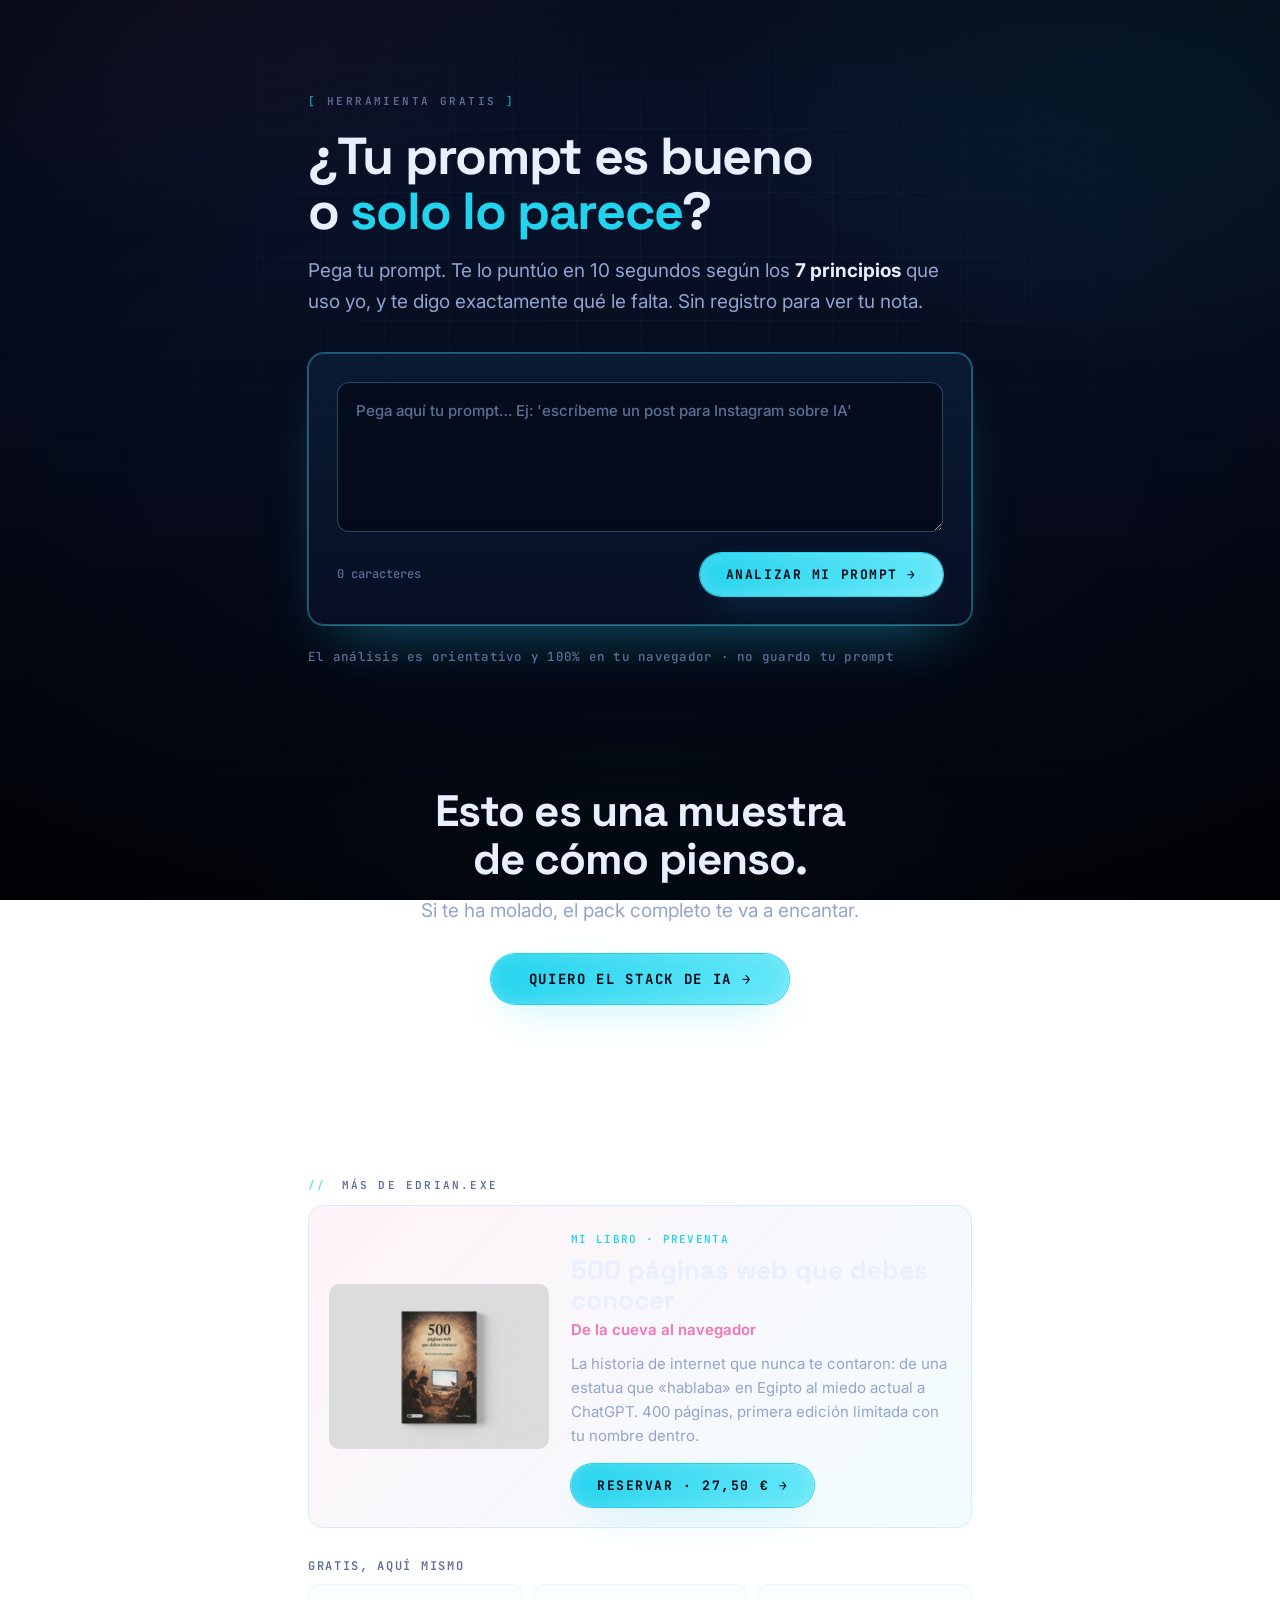
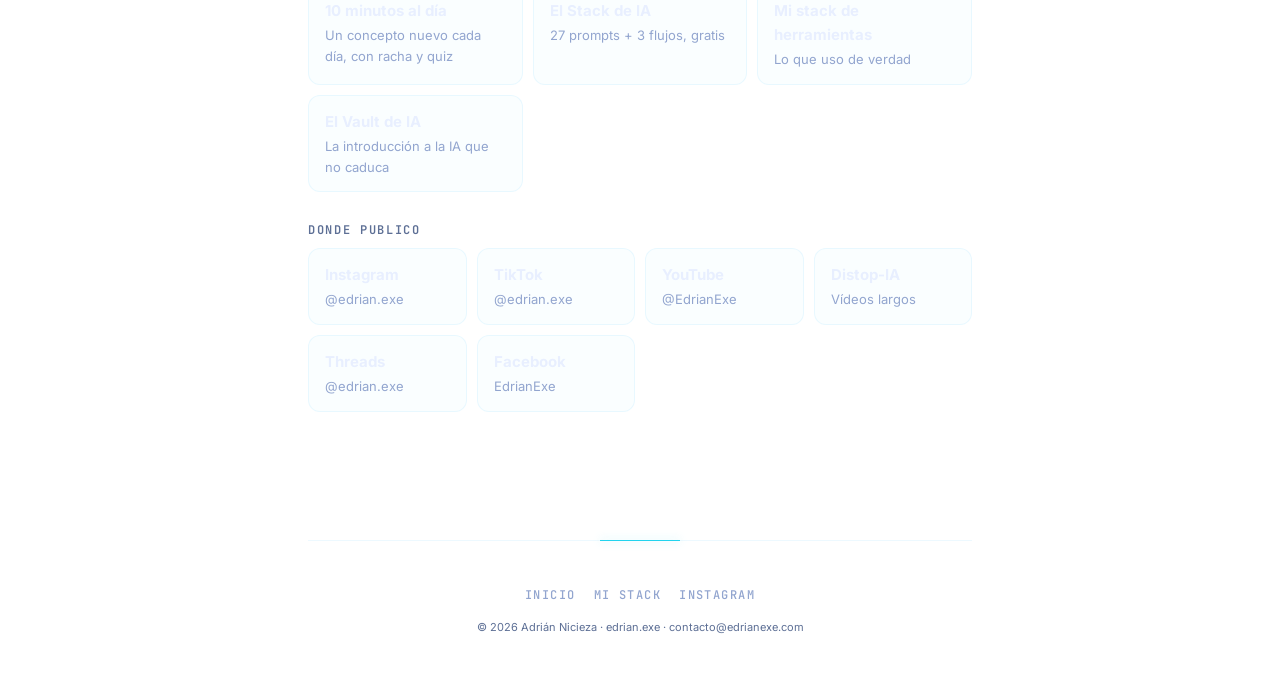
<file: analizador.html>
<!DOCTYPE html>
<html lang="es">
<head>
  <meta charset="UTF-8" />
  <meta name="viewport" content="width=device-width, initial-scale=1.0" />
  <title>Analizador de Prompts · edrian.exe — ¿Tu prompt es bueno o solo lo parece?</title>
  <meta name="description" content="Pega tu prompt y descubre en 10 segundos si está bien hecho. Lo puntúo según los 7 principios que uso yo (edrian.exe). Gratis." />
  <meta property="og:type" content="website" />
  <meta property="og:title" content="¿Tu prompt es bueno o solo lo parece? — Analizador de edrian.exe" />
  <meta property="og:description" content="Pégalo y lo puntúo en 10 segundos según mis 7 principios. Gratis, sin registro para ver tu nota." />
  <meta property="og:image" content="https://edrianexe.github.io/recursos/assets/og.png" />
  <meta property="og:url" content="https://edrianexe.github.io/recursos/analizador.html" />
  <meta name="twitter:card" content="summary_large_image" />
  <link rel="preconnect" href="https://fonts.googleapis.com" />
  <link rel="preconnect" href="https://fonts.gstatic.com" crossorigin />
  <link href="https://fonts.googleapis.com/css2?family=Inter:wght@400;500;600;700&family=Space+Grotesk:wght@500;700&family=JetBrains+Mono:wght@500;600;700&display=swap" rel="stylesheet" />
  <link rel="stylesheet" href="styles.css" />
  <style>
    .tool { padding: clamp(20px,3vw,28px); background: linear-gradient(180deg, rgba(34,211,238,0.05) 0%, transparent 100%), rgba(10,21,48,0.6);
      border: 1px solid var(--border-2); border-radius: var(--radius); box-shadow: 0 0 0 1px var(--cyan-glow), 0 28px 60px -28px var(--cyan-glow); }
    .tool__ta { width:100%; min-height:150px; resize:vertical; padding:16px 18px; font:500 15px/1.55 var(--font-sans); color:var(--text);
      background:rgba(5,8,22,0.7); border:1px solid var(--border-2); border-radius:12px; }
    .tool__ta::placeholder{ color:var(--text-dim); }
    .tool__ta:focus{ outline:none; border-color:var(--cyan); box-shadow:0 0 0 3px rgba(34,211,238,0.18); }
    .tool__bar{ display:flex; justify-content:space-between; align-items:center; margin-top:14px; gap:12px; flex-wrap:wrap; }
    .tool__hint{ font:500 12px/1.4 var(--font-mono); color:var(--text-dim); }

    /* Resultado */
    .res{ display:none; margin-top:26px; }
    .res.is-on{ display:block; }
    .score{ display:flex; align-items:center; gap:22px; flex-wrap:wrap; margin-bottom:24px; }
    .score__ring{ position:relative; width:120px; height:120px; flex:0 0 auto; }
    .score__ring svg{ transform:rotate(-90deg); }
    .score__num{ position:absolute; inset:0; display:flex; flex-direction:column; align-items:center; justify-content:center;
      font-family:var(--font-display); }
    .score__num b{ font-size:34px; font-weight:700; color:var(--text); line-height:1; }
    .score__num span{ font:600 10px/1 var(--font-mono); letter-spacing:.12em; color:var(--text-dim); margin-top:4px; }
    .score__verdict{ flex:1; min-width:220px; }
    .score__verdict h3{ font-family:var(--font-display); font-size:clamp(20px,2.6vw,26px); margin:0 0 6px; }
    .score__verdict p{ color:var(--text-mute); margin:0; font-size:14.5px; }

    .checks{ display:flex; flex-direction:column; gap:10px; }
    .check{ display:grid; grid-template-columns:26px 1fr auto; align-items:start; gap:12px; padding:13px 16px;
      background:rgba(10,21,48,0.5); border:1px solid var(--border); border-radius:12px; }
    .check__icon{ font-size:16px; line-height:1.4; }
    .check__txt b{ display:block; color:var(--text); font-size:14px; margin-bottom:2px; }
    .check__txt span{ color:var(--text-mute); font-size:13px; line-height:1.45; }
    .check__pts{ font:700 12px/1 var(--font-mono); color:var(--text-dim); white-space:nowrap; }
    .check.ok{ border-color:rgba(52,211,153,0.3); }
    .check.ok .check__pts{ color:var(--ok); }
    .check.no{ border-color:rgba(251,113,133,0.25); }
    .check.no .check__pts{ color:var(--err); }

    /* Gate */
    .gate{ margin-top:26px; padding:24px; text-align:center; border:1px dashed var(--border-2); border-radius:14px;
      background:linear-gradient(135deg, rgba(244,114,182,0.05), rgba(34,211,238,0.06)); }
    .gate h4{ font-family:var(--font-display); font-size:20px; margin:0 0 8px; }
    .gate p{ color:var(--text-mute); font-size:14px; margin:0 auto 18px; max-width:46ch; }
    .gate .capture__row{ max-width:440px; margin:0 auto; }
    .improved{ display:none; margin-top:18px; text-align:left; }
    .improved.is-on{ display:block; }
    .improved pre{ white-space:pre-wrap; font:500 13.5px/1.6 var(--font-mono); color:var(--cyan-2);
      background:rgba(5,8,22,0.7); border:1px solid var(--border-2); border-radius:12px; padding:18px; margin:0; }
    .copy-btn{ margin-top:12px; }
  </style>
</head>
<body>
  <div class="fx fx--grid"></div>
  <div class="fx fx--scanlines"></div>
  <div class="fx fx--vignette"></div>

  <main class="wrap">
    <section class="hero" data-reveal>
      <p class="kicker"><span class="bracket">[</span>&nbsp;HERRAMIENTA GRATIS&nbsp;<span class="bracket">]</span></p>
      <h1 class="hero__title">¿Tu prompt es bueno<br />o <span class="accent">solo lo parece</span>?</h1>
      <p class="hero__sub">
        Pega tu prompt. Te lo puntúo en 10 segundos según los <strong>7 principios</strong> que uso yo,
        y te digo exactamente qué le falta. Sin registro para ver tu nota.
      </p>

      <div class="tool">
        <textarea id="prompt-in" class="tool__ta" placeholder="Pega aquí tu prompt… Ej: 'escríbeme un post para Instagram sobre IA'"></textarea>
        <div class="tool__bar">
          <span class="tool__hint" id="char-hint">0 caracteres</span>
          <button class="cta cta--primary" id="analyze-btn"><span class="cta__label">Analizar mi prompt →</span></button>
        </div>
      </div>

      <!-- Resultado -->
      <div class="res" id="result">
        <div class="score">
          <div class="score__ring">
            <svg width="120" height="120" viewBox="0 0 120 120">
              <circle cx="60" cy="60" r="52" fill="none" stroke="rgba(125,211,252,0.12)" stroke-width="10"/>
              <circle id="ring-fill" cx="60" cy="60" r="52" fill="none" stroke="#22d3ee" stroke-width="10"
                stroke-linecap="round" stroke-dasharray="327" stroke-dashoffset="327"
                style="transition:stroke-dashoffset 1s cubic-bezier(.16,1,.3,1);"/>
            </svg>
            <div class="score__num"><b id="score-val">0</b><span>/ 100</span></div>
          </div>
          <div class="score__verdict">
            <h3 id="verdict-title">—</h3>
            <p id="verdict-desc">—</p>
          </div>
        </div>

        <div class="checks" id="checks"></div>

        <!-- Gate de email para la versión mejorada -->
        <div class="gate">
          <h4>👉 Te reescribo tu prompt, gratis</h4>
          <p>Déjame tu email y te genero la <strong>versión profesional</strong> de tu prompt al instante —
            y te mando <em>El Stack de IA</em> (27 prompts + 3 flujos) para que no te pase más.</p>
          <form id="gate-form" novalidate>
            <div class="capture__row">
              <input type="email" id="gate-email" class="capture__input" placeholder="tu@email.com" autocomplete="email" required />
              <button type="submit" class="cta cta--primary" id="gate-btn"><span class="cta__label">Reescribir →</span></button>
            </div>
            <label class="capture__consent" style="justify-content:center;">
              <input type="checkbox" id="gate-consent" required />
              <span>Acepto recibir el recurso y emails de edrian.exe. <a href="privacidad.html" target="_blank" rel="noopener">Privacidad</a>.</span>
            </label>
            <p class="capture__msg" id="gate-msg" role="status" aria-live="polite"></p>
          </form>

          <div class="improved" id="improved">
            <pre id="improved-text"></pre>
            <button class="cta cta--primary copy-btn" id="copy-btn"><span class="cta__label">Copiar prompt mejorado</span></button>
            <p class="tool__hint" style="margin-top:14px;">✓ Revisa tu correo: te he enviado el Stack de IA completo.</p>
          </div>
        </div>
      </div>

      <p class="hero__trust" style="margin-top:22px;">El análisis es orientativo y 100% en tu navegador · no guardo tu prompt</p>
    </section>

    <section class="closer" data-reveal>
      <h3 class="closer__title">Esto es una muestra<br />de cómo pienso.</h3>
      <p class="closer__sub">Si te ha molado, el pack completo te va a encantar.</p>
      <a class="cta cta--primary cta--big" href="index.html"><span class="cta__label">Quiero El Stack de IA →</span></a>
    </section>

    <div data-ecosistema data-skip="analizador.html"></div>

    <footer class="foot">
      <div class="foot__links">
        <a href="index.html">Inicio</a>
        <a href="stack.html">Mi stack</a>
        <a href="https://instagram.com/edrian.exe" target="_blank" rel="noopener">Instagram</a>
      </div>
      <p class="foot__legal">© <span id="year"></span> Adrián Nicieza · edrian.exe · contacto@edrianexe.com</p>
    </footer>
  </main>

  <script src="kit.js"></script>
  <script src="analizador.js"></script>
  <script src="ecosistema.js"></script>
</body>
</html>
</file>
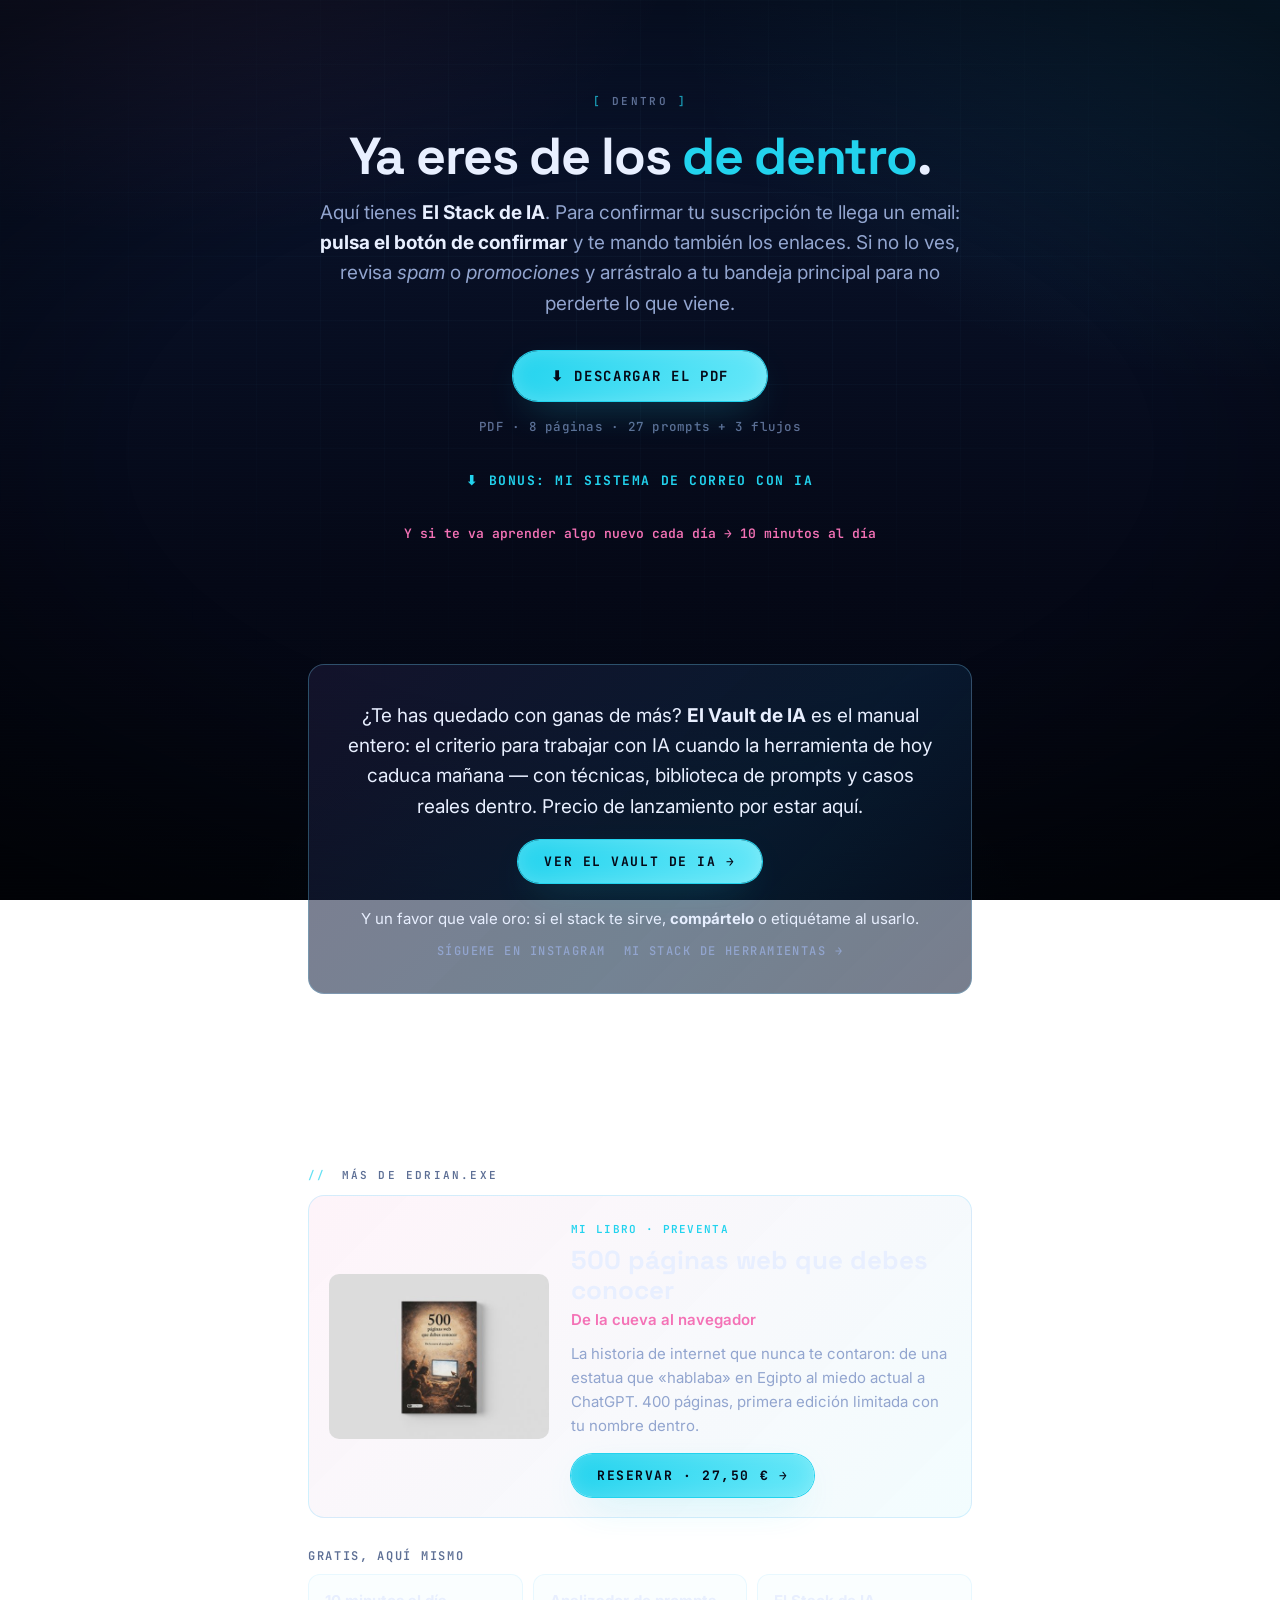
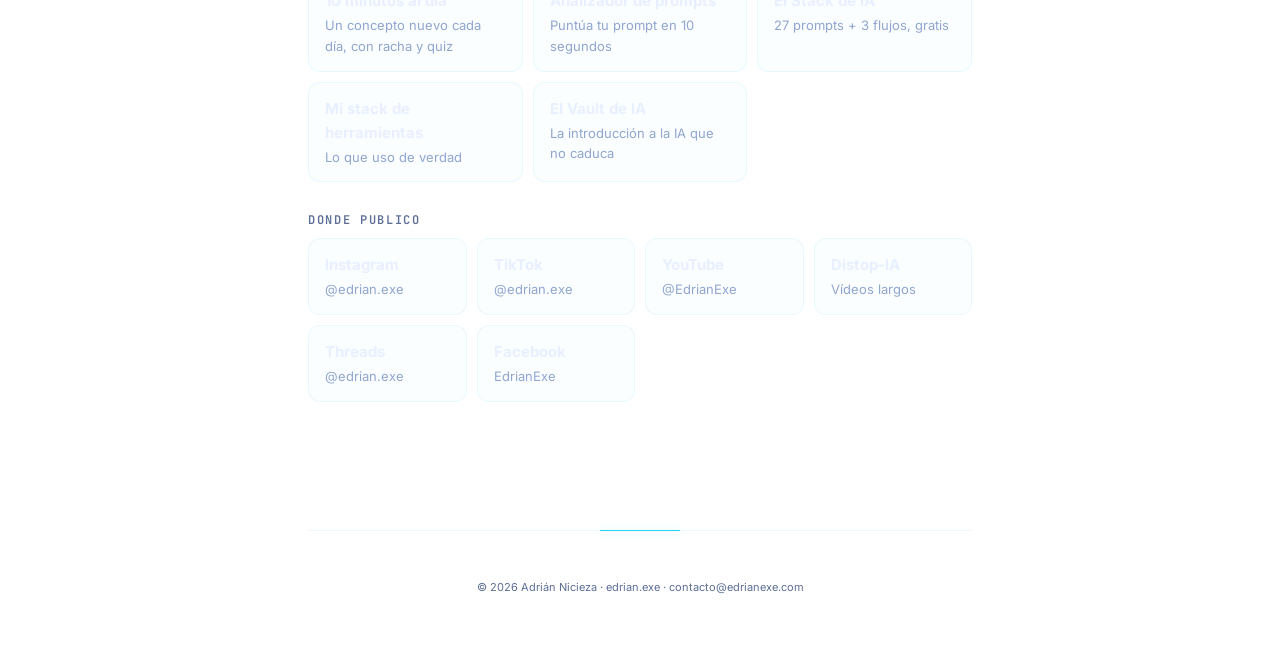
<file: gracias.html>
<!DOCTYPE html>
<html lang="es">
<head>
  <meta charset="UTF-8" />
  <meta name="viewport" content="width=device-width, initial-scale=1.0" />
  <title>¡Listo! · El Stack de IA · edrian.exe</title>
  <meta name="robots" content="noindex" />
  <link rel="preconnect" href="https://fonts.googleapis.com" />
  <link rel="preconnect" href="https://fonts.gstatic.com" crossorigin />
  <link href="https://fonts.googleapis.com/css2?family=Inter:wght@400;500;600;700&family=Space+Grotesk:wght@500;700&family=JetBrains+Mono:wght@500;600;700&display=swap" rel="stylesheet" />
  <link rel="stylesheet" href="styles.css" />
</head>
<body>
  <div class="fx fx--grid"></div>
  <div class="fx fx--scanlines"></div>
  <div class="fx fx--vignette"></div>

  <main class="wrap" style="min-height:100vh; justify-content:center;">
    <section class="hero" data-reveal style="text-align:center;">
      <p class="kicker"><span class="bracket">[</span>&nbsp;DENTRO&nbsp;<span class="bracket">]</span></p>
      <h1 class="hero__title" style="margin-bottom:14px;">Ya eres de los <span class="accent">de dentro</span>.</h1>
      <p class="hero__sub" style="margin:0 auto 32px;">
        Aquí tienes <strong>El Stack de IA</strong>. Para confirmar tu suscripción te llega un email: <strong>pulsa el botón de confirmar</strong>
        y te mando también los enlaces. Si no lo ves, revisa <em>spam</em> o <em>promociones</em> y arrástralo a tu bandeja
        principal para no perderte lo que viene.
      </p>

      <div style="display:flex; flex-direction:column; align-items:center; gap:16px;">
        <a class="cta cta--primary cta--big" href="El_Stack_de_IA_edrianexe.pdf" download>
          <span class="cta__label">⬇ Descargar el PDF</span>
        </a>
        <p class="hero__trust" style="margin:0;">PDF · 8 páginas · 27 prompts + 3 flujos</p>
        <a class="cta" href="El_Sistema_de_Correo_edrianexe.pdf" download style="margin-top:6px;">
          <span class="cta__label">⬇ Bonus: mi sistema de correo con IA</span>
        </a>
        <p style="margin:6px 0 0;font:600 13px/1.5 var(--font-mono);">
          <a href="diez/" style="color:var(--pink);">Y si te va aprender algo nuevo cada día → 10 minutos al día</a>
        </p>
      </div>
    </section>

    <section class="bio" data-reveal>
      <div class="bio__inner" style="text-align:center;">
        <p class="bio__text" style="margin-bottom:18px;">
          ¿Te has quedado con ganas de más? <strong>El Vault de IA</strong> es el manual entero:
          el criterio para trabajar con IA cuando la herramienta de hoy caduca mañana — con técnicas,
          biblioteca de prompts y casos reales dentro. Precio de lanzamiento por estar aquí.
        </p>
        <a class="cta cta--primary" href="producto.html" style="margin-bottom:18px;"><span class="cta__label">Ver el Vault de IA →</span></a>
        <p class="bio__text" style="margin:6px 0 14px; font-size:15px;">
          Y un favor que vale oro: si el stack te sirve, <strong>compártelo</strong> o etiquétame al usarlo.
        </p>
        <div class="foot__links" style="justify-content:center; margin:0;">
          <a href="https://instagram.com/edrian.exe" target="_blank" rel="noopener">Sígueme en Instagram</a>
          <a href="stack.html">Mi stack de herramientas →</a>
        </div>
      </div>
    </section>

    <div data-ecosistema data-skip=""></div>

    <footer class="foot">
      <p class="foot__legal">© <span id="year"></span> Adrián Nicieza · edrian.exe · contacto@edrianexe.com</p>
    </footer>
  </main>

  <script>
    document.getElementById("year").textContent = new Date().getFullYear();
    document.querySelectorAll("[data-reveal]").forEach(function (el) { el.classList.add("is-visible"); });
  </script>
  <script src="ecosistema.js"></script>
</body>
</html>
</file>
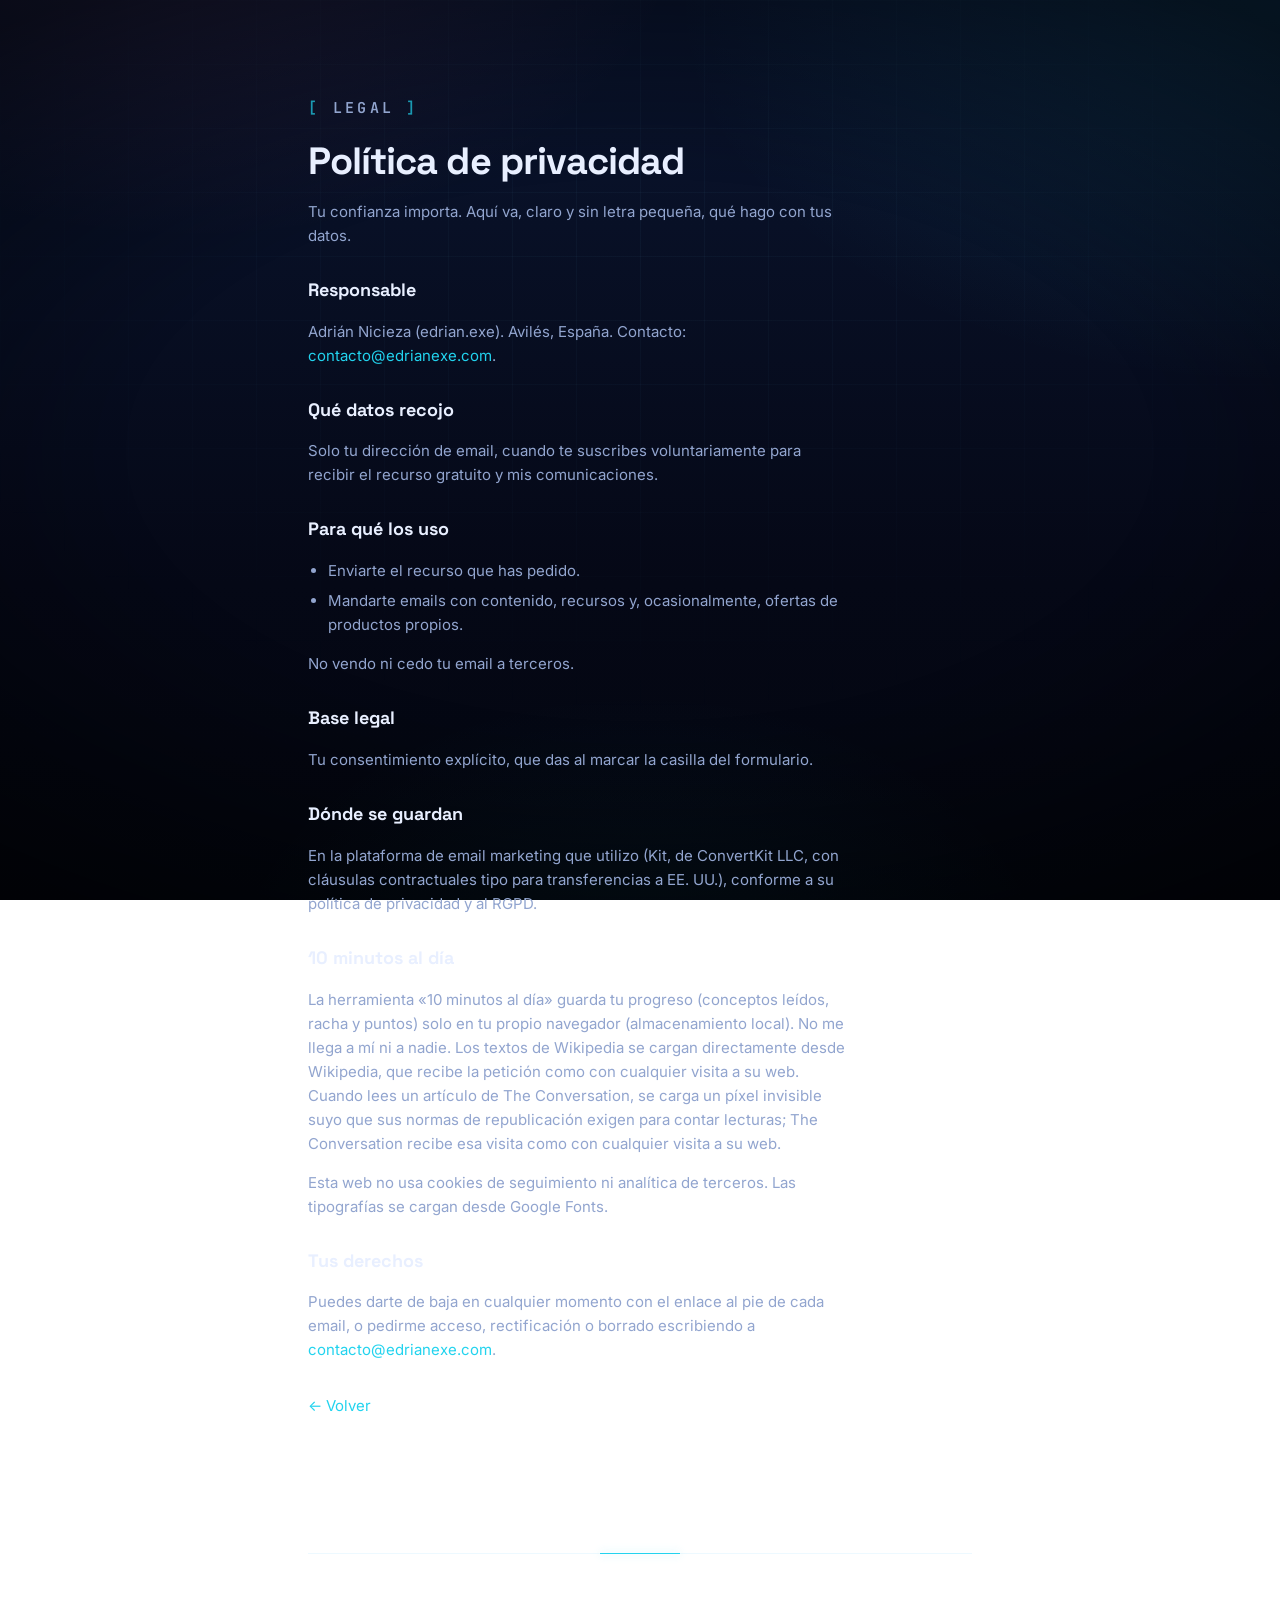
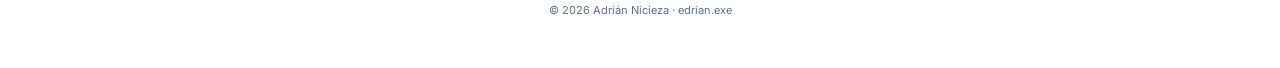
<file: privacidad.html>
<!DOCTYPE html>
<html lang="es">
<head>
  <meta charset="UTF-8" />
  <meta name="viewport" content="width=device-width, initial-scale=1.0" />
  <title>Política de privacidad · edrian.exe</title>
  <meta name="robots" content="noindex" />
  <link rel="preconnect" href="https://fonts.googleapis.com" />
  <link rel="preconnect" href="https://fonts.gstatic.com" crossorigin />
  <link href="https://fonts.googleapis.com/css2?family=Inter:wght@400;500;600;700&family=Space+Grotesk:wght@500;700&family=JetBrains+Mono:wght@500;600;700&display=swap" rel="stylesheet" />
  <link rel="stylesheet" href="styles.css" />
  <style>
    .legal { max-width: 60ch; }
    .legal h2 { font-family: var(--font-display); font-size: 18px; margin: 28px 0 8px; color: var(--text); }
    .legal p, .legal li { color: var(--text-mute); font-size: 15px; line-height: 1.6; }
    .legal ul { padding-left: 20px; }
    .legal li { margin-bottom: 6px; }
  </style>
</head>
<body>
  <div class="fx fx--grid"></div>
  <div class="fx fx--vignette"></div>
  <main class="wrap">
    <section class="legal" data-reveal>
      <p class="kicker"><span class="bracket">[</span>&nbsp;LEGAL&nbsp;<span class="bracket">]</span></p>
      <h1 class="hero__title" style="font-size:clamp(26px,4vw,38px);">Política de privacidad</h1>
      <p>Tu confianza importa. Aquí va, claro y sin letra pequeña, qué hago con tus datos.</p>

      <h2>Responsable</h2>
      <p>Adrián Nicieza (edrian.exe). Avilés, España. Contacto: <a href="mailto:contacto@edrianexe.com">contacto@edrianexe.com</a>.</p>

      <h2>Qué datos recojo</h2>
      <p>Solo tu dirección de email, cuando te suscribes voluntariamente para recibir el recurso gratuito y mis comunicaciones.</p>

      <h2>Para qué los uso</h2>
      <ul>
        <li>Enviarte el recurso que has pedido.</li>
        <li>Mandarte emails con contenido, recursos y, ocasionalmente, ofertas de productos propios.</li>
      </ul>
      <p>No vendo ni cedo tu email a terceros.</p>

      <h2>Base legal</h2>
      <p>Tu consentimiento explícito, que das al marcar la casilla del formulario.</p>

      <h2>Dónde se guardan</h2>
      <p>En la plataforma de email marketing que utilizo (Kit, de ConvertKit LLC, con cláusulas contractuales tipo para transferencias a EE. UU.), conforme a su política de privacidad y al RGPD.</p>

      <h2>10 minutos al día</h2>
      <p>La herramienta «10 minutos al día» guarda tu progreso (conceptos leídos, racha y puntos) solo en tu propio navegador (almacenamiento local). No me llega a mí ni a nadie. Los textos de Wikipedia se cargan directamente desde Wikipedia, que recibe la petición como con cualquier visita a su web. Cuando lees un artículo de The Conversation, se carga un píxel invisible suyo que sus normas de republicación exigen para contar lecturas; The Conversation recibe esa visita como con cualquier visita a su web.</p>
      <p>Esta web no usa cookies de seguimiento ni analítica de terceros. Las tipografías se cargan desde Google Fonts.</p>

      <h2>Tus derechos</h2>
      <p>Puedes darte de baja en cualquier momento con el enlace al pie de cada email, o pedirme acceso, rectificación o borrado escribiendo a <a href="mailto:contacto@edrianexe.com">contacto@edrianexe.com</a>.</p>

      <p style="margin-top:32px;"><a href="index.html">← Volver</a></p>
    </section>
    <footer class="foot">
      <p class="foot__legal">© <span id="year"></span> Adrián Nicieza · edrian.exe</p>
    </footer>
  </main>
  <script>
    document.getElementById("year").textContent = new Date().getFullYear();
    document.querySelectorAll("[data-reveal]").forEach(function(el){ el.classList.add("is-visible"); });
  </script>
</body>
</html>
</file>
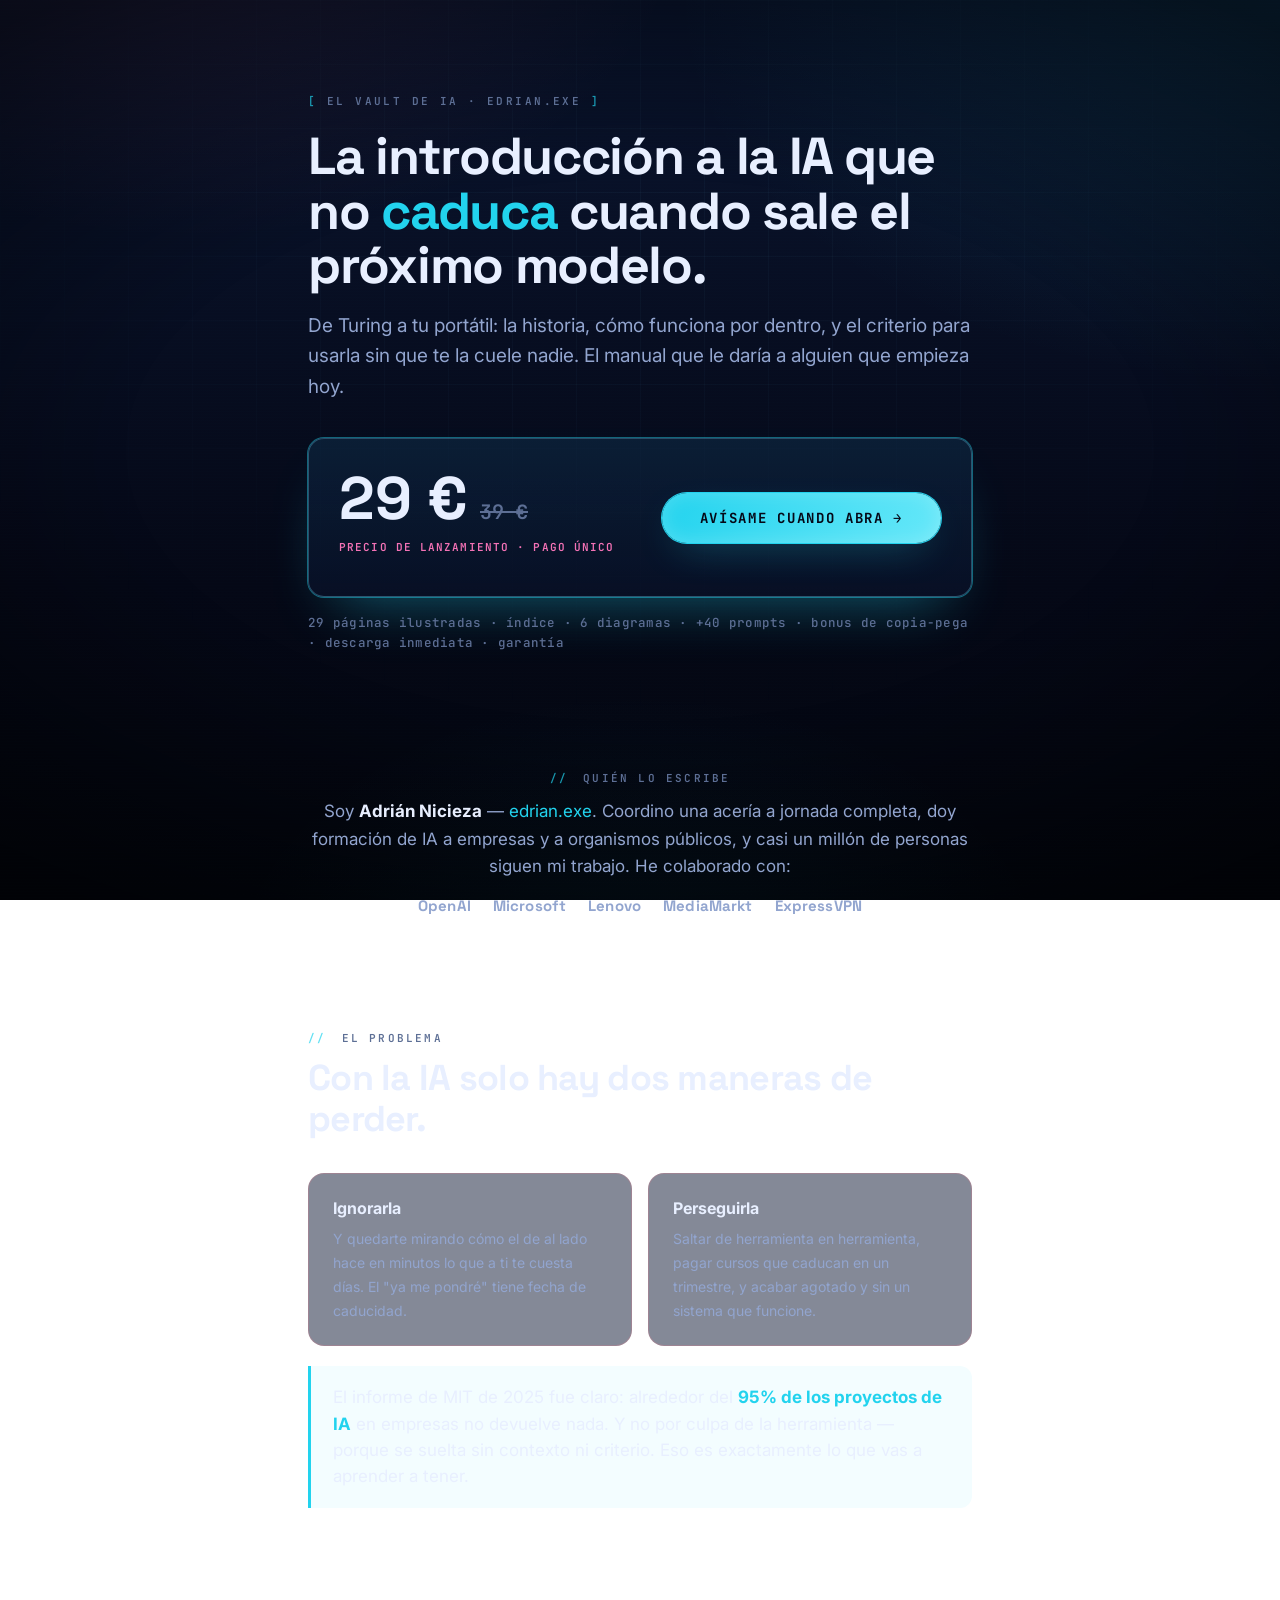
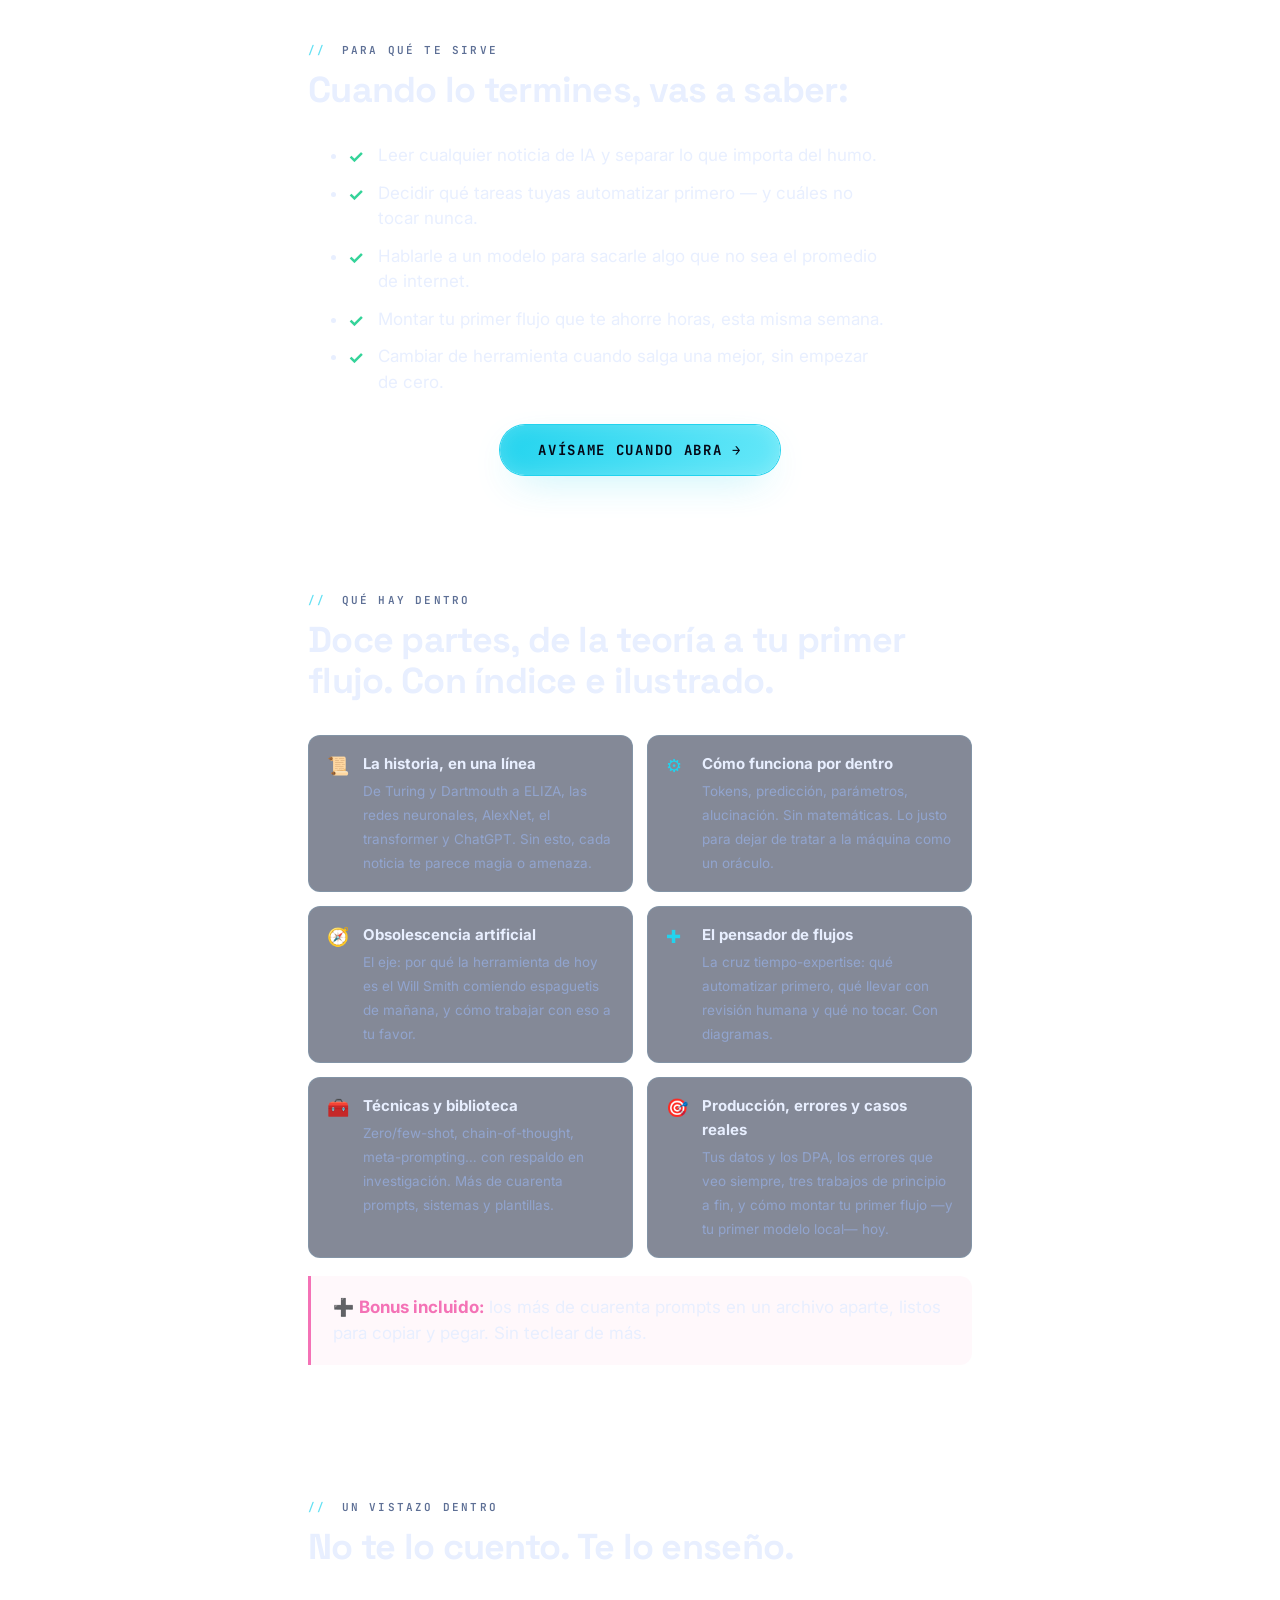
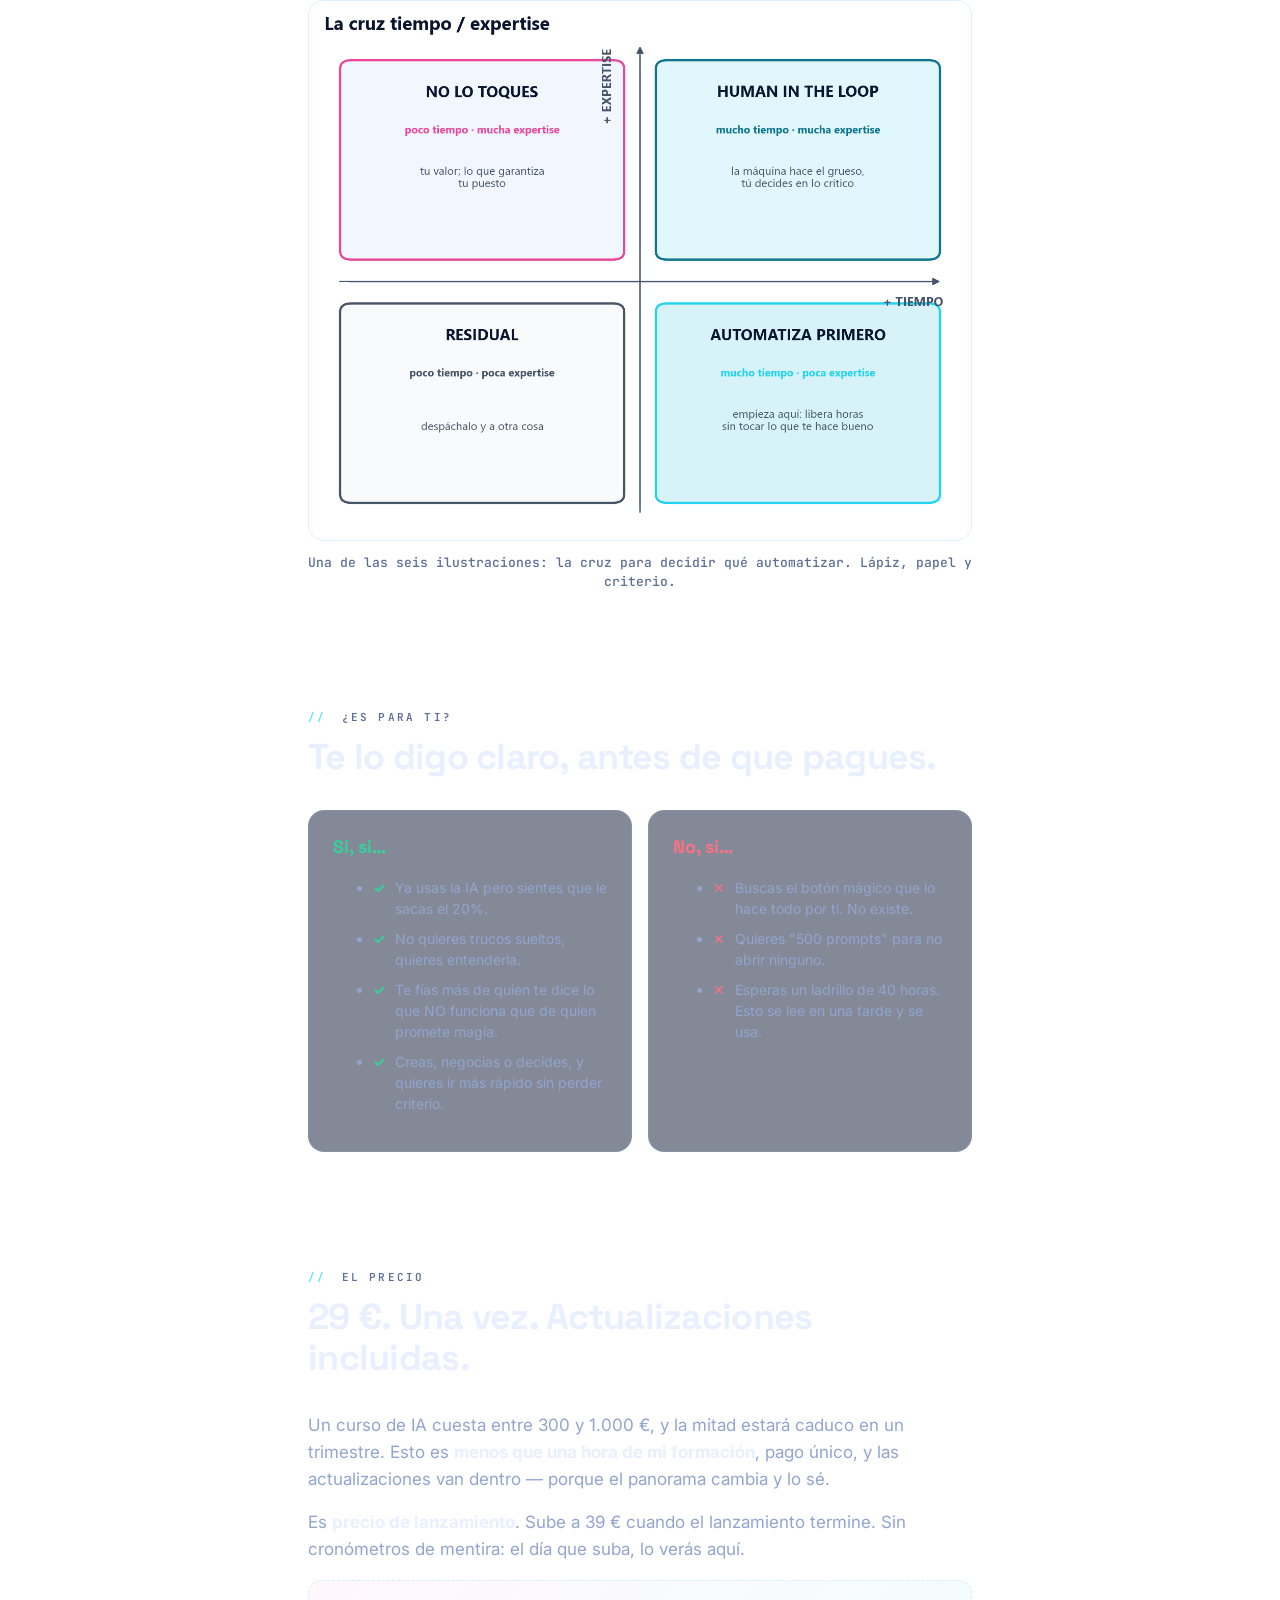
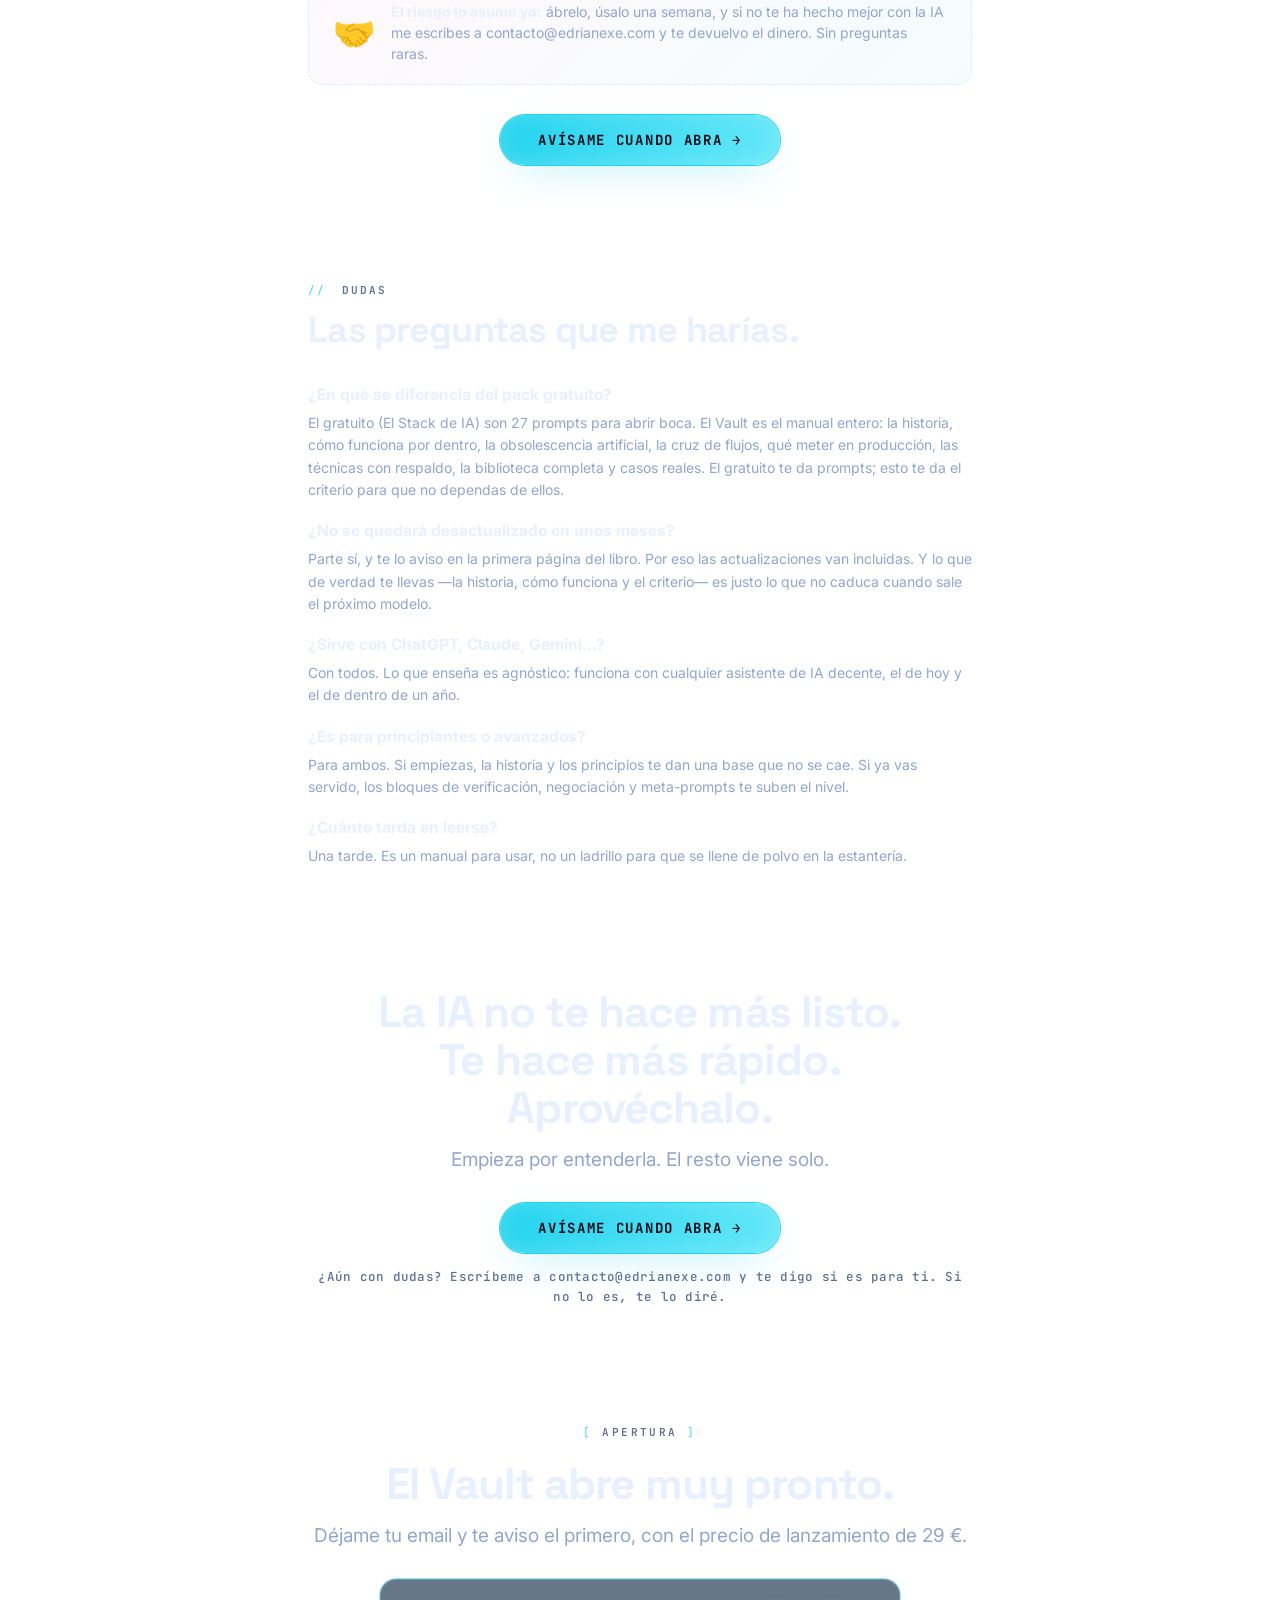
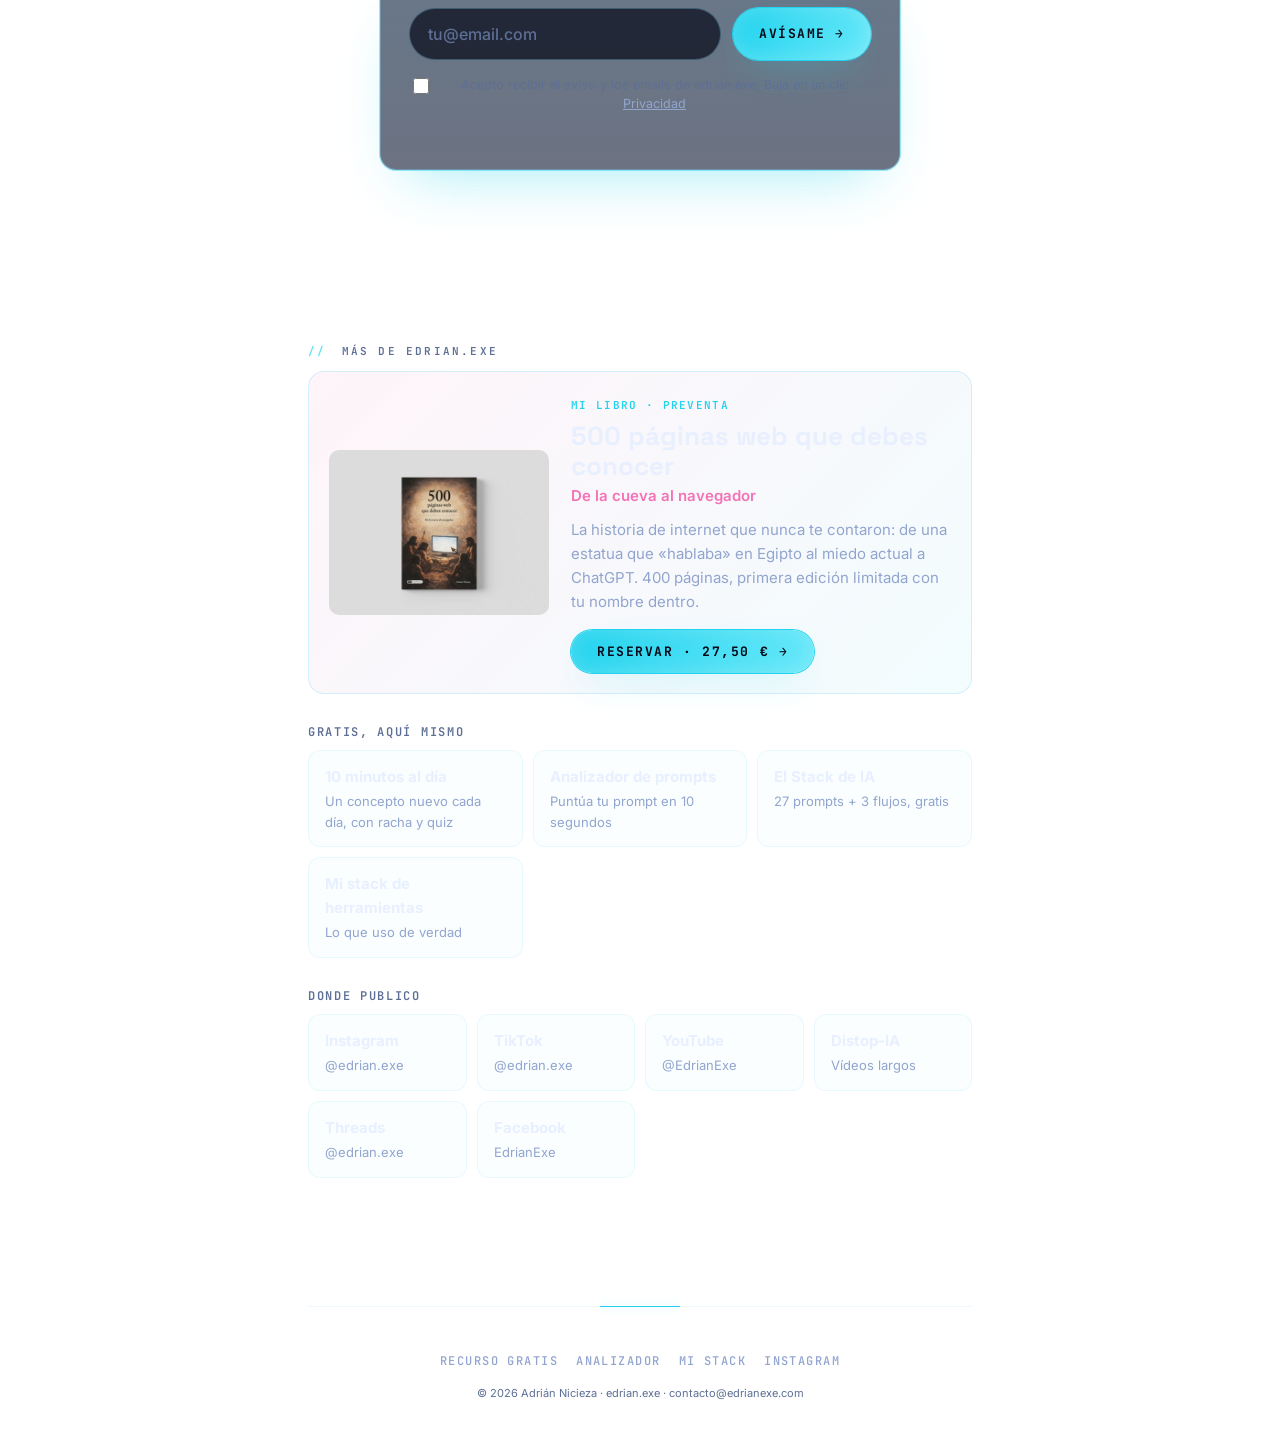
<file: producto.html>
<!DOCTYPE html>
<html lang="es">
<head>
  <meta charset="UTF-8" />
  <meta name="viewport" content="width=device-width, initial-scale=1.0" />
  <title>El Vault de IA · edrian.exe — La introducción a la IA que no caduca</title>
  <meta name="description" content="Una introducción a la inteligencia artificial, de Turing a tu portátil, con la obsolescencia artificial de hilo. Historia, cómo funciona, técnicas y más de 40 prompts. 29 páginas ilustradas + bonus, por edrian.exe." />
  <meta property="og:type" content="product" />
  <meta property="og:title" content="El Vault de IA — la introducción a la IA que no caduca" />
  <meta property="og:description" content="De Turing a tu portátil: la historia, cómo funciona y el criterio para usar la IA sin que te la cuele nadie. 29 páginas ilustradas + bonus." />
  <meta property="og:image" content="https://edrianexe.github.io/recursos/assets/og-vault.png" />
  <meta property="og:url" content="https://edrianexe.github.io/recursos/producto.html" />
  <meta name="twitter:card" content="summary_large_image" />
  <link rel="preconnect" href="https://fonts.googleapis.com" />
  <link rel="preconnect" href="https://fonts.gstatic.com" crossorigin />
  <link href="https://fonts.googleapis.com/css2?family=Inter:wght@400;500;600;700&family=Space+Grotesk:wght@500;700&family=JetBrains+Mono:wght@500;600;700&display=swap" rel="stylesheet" />
  <link rel="stylesheet" href="styles.css" />
  <style>
    .price-box{ display:flex; flex-wrap:wrap; align-items:center; gap:18px 26px; padding:clamp(22px,3vw,30px);
      background:linear-gradient(180deg,rgba(34,211,238,0.07),transparent),rgba(10,21,48,0.6);
      border:1px solid var(--border-2); border-radius:var(--radius);
      box-shadow:0 0 0 1px var(--cyan-glow),0 28px 60px -28px var(--cyan-glow); }
    .price{ display:flex; align-items:baseline; gap:12px; }
    .price__now{ font-family:var(--font-display); font-size:clamp(40px,6vw,60px); font-weight:700; color:var(--text); line-height:1; }
    .price__old{ font:600 20px/1 var(--font-mono); color:var(--text-dim); text-decoration:line-through; }
    .price__tag{ font:600 11px/1.4 var(--font-mono); letter-spacing:.1em; text-transform:uppercase; color:var(--pink); }
    .price-box .cta{ margin-left:auto; }

    /* Autoridad */
    .proof{ text-align:center; }
    .proof__line{ color:var(--text-mute); max-width:62ch; margin:0 auto 18px; font-size:clamp(15px,1.8vw,17px); }
    .proof__strip{ display:flex; flex-wrap:wrap; justify-content:center; gap:8px 22px; }
    .proof__strip span{ font:700 15px/1 var(--font-display); color:var(--text-mute); letter-spacing:.01em; transition:color .2s,text-shadow .2s; }
    .proof__strip span:hover{ color:var(--text); text-shadow:0 0 14px var(--cyan-glow); }

    /* Dolor */
    .pain{ display:grid; gap:16px; grid-template-columns:1fr; }
    @media(min-width:680px){ .pain{ grid-template-columns:1fr 1fr; } }
    .pcard{ padding:22px 24px; border:1px solid rgba(251,113,133,0.22); border-radius:var(--radius); background:rgba(10,21,48,0.5); }
    .pcard b{ display:block; color:var(--text); font-size:16px; margin-bottom:6px; }
    .pcard span{ color:var(--text-mute); font-size:14px; line-height:1.55; }
    .stat{ margin-top:20px; padding:18px 22px; border-left:3px solid var(--cyan); background:rgba(34,211,238,0.05);
      border-radius:0 12px 12px 0; color:var(--text); font-size:clamp(15px,1.8vw,17px); line-height:1.55; }
    .stat b{ color:var(--cyan); }

    /* Resultados */
    .out{ display:flex; flex-direction:column; gap:12px; max-width:64ch; }
    .out li{ position:relative; padding-left:30px; color:var(--text); font-size:clamp(15px,1.8vw,17px); line-height:1.5; }
    .out li::before{ content:"✓"; position:absolute; left:0; top:0; color:var(--ok); font-weight:700; font-size:18px; }

    /* Qué hay dentro */
    .what{ display:grid; gap:14px; grid-template-columns:1fr; }
    @media(min-width:680px){ .what{ grid-template-columns:1fr 1fr; } }
    .wrow{ display:grid; grid-template-columns:24px 1fr; gap:12px; align-items:start;
      padding:16px 18px; background:rgba(10,21,48,0.5); border:1px solid var(--border); border-radius:12px; }
    .wrow b{ display:block; color:var(--text); font-size:15px; margin-bottom:3px; }
    .wrow span{ color:var(--text-mute); font-size:13.5px; line-height:1.5; }
    .wrow .i{ color:var(--cyan); font-size:18px; }

    /* ¿Para ti? */
    .forwho{ display:grid; gap:16px; grid-template-columns:1fr; }
    @media(min-width:680px){ .forwho{ grid-template-columns:1fr 1fr; } }
    .fcol{ padding:22px 24px; border:1px solid var(--border); border-radius:var(--radius); background:rgba(10,21,48,0.5); }
    .fcol h4{ font-family:var(--font-display); font-size:18px; margin:0 0 14px; }
    .fcol.yes h4{ color:var(--ok); } .fcol.no h4{ color:var(--err); }
    .fcol ul{ display:flex; flex-direction:column; gap:9px; }
    .fcol li{ font-size:14px; color:var(--text-mute); line-height:1.5; padding-left:22px; position:relative; }
    .fcol.yes li::before{ content:"✓"; position:absolute; left:0; color:var(--ok); font-weight:700; }
    .fcol.no li::before{ content:"✕"; position:absolute; left:0; color:var(--err); font-weight:700; }

    /* Precio / valor */
    .value{ display:flex; flex-direction:column; gap:16px; }
    .value p{ color:var(--text-mute); font-size:clamp(15px,1.8vw,17px); line-height:1.6; margin:0; max-width:64ch; }
    .value strong{ color:var(--text); }
    .guarantee{ display:flex; gap:16px; align-items:center; padding:20px 24px; border:1px dashed var(--border-2);
      border-radius:14px; background:linear-gradient(135deg,rgba(244,114,182,0.05),rgba(34,211,238,0.05)); }
    .guarantee .g{ font-size:34px; } .guarantee p{ margin:0; font-size:14px; color:var(--text-mute); line-height:1.5; }

    /* FAQ */
    .faq__q{ font-weight:700; color:var(--text); margin:18px 0 4px; font-size:15.5px; }
    .faq__a{ color:var(--text-mute); margin:0; font-size:14px; line-height:1.6; }

    .cta-center{ text-align:center; margin-top:30px; }
  </style>
</head>
<body>
  <div class="fx fx--grid"></div>
  <div class="fx fx--scanlines"></div>
  <div class="fx fx--vignette"></div>

  <main class="wrap">

    <!-- ░░ HERO ░░ -->
    <section class="hero" data-reveal>
      <p class="kicker"><span class="bracket">[</span>&nbsp;EL VAULT DE IA · edrian.exe&nbsp;<span class="bracket">]</span></p>
      <h1 class="hero__title">La introducción a la IA que no <span class="accent">caduca</span> cuando sale el próximo modelo.</h1>
      <p class="hero__sub">
        De Turing a tu portátil: la historia, cómo funciona por dentro, y el criterio
        para usarla sin que te la cuele nadie. El manual que le daría a alguien que empieza hoy.
      </p>

      <div class="price-box">
        <div>
          <div class="price">
            <span class="price__now">29&nbsp;€</span>
            <span class="price__old">39&nbsp;€</span>
          </div>
          <p class="price__tag">Precio de lanzamiento · pago único</p>
        </div>
        <a class="cta cta--primary cta--big" href="#avisame" data-checkout>
          <span class="cta__label">Quiero el Vault — 29 € →</span>
        </a>
      </div>
      <p class="hero__trust" style="margin-top:16px;">29 páginas ilustradas · índice · 6 diagramas · +40 prompts · bonus de copia-pega · descarga inmediata · garantía</p>
    </section>

    <!-- ░░ AUTORIDAD ░░ -->
    <section class="proof" data-reveal>
      <p class="section__crumb" style="text-align:center;"><span class="bracket">//</span> quién lo escribe</p>
      <p class="proof__line">
        Soy <strong style="color:var(--text);">Adrián Nicieza</strong> — <span class="accent">edrian.exe</span>.
        Coordino una acería a jornada completa, doy formación de IA a empresas y a organismos públicos,
        y casi un millón de personas siguen mi trabajo. He colaborado con:
      </p>
      <div class="proof__strip">
        <span>OpenAI</span><span>Microsoft</span><span>Lenovo</span><span>MediaMarkt</span><span>ExpressVPN</span>
      </div>
    </section>

    <!-- ░░ DOLOR ░░ -->
    <section data-reveal>
      <p class="section__crumb"><span class="bracket">//</span> el problema</p>
      <h3 class="section__title">Con la IA solo hay dos maneras de perder.</h3>
      <div class="pain">
        <div class="pcard"><b>Ignorarla</b><span>Y quedarte mirando cómo el de al lado hace en minutos lo que a ti te cuesta días. El "ya me pondré" tiene fecha de caducidad.</span></div>
        <div class="pcard"><b>Perseguirla</b><span>Saltar de herramienta en herramienta, pagar cursos que caducan en un trimestre, y acabar agotado y sin un sistema que funcione.</span></div>
      </div>
      <p class="stat">El informe de MIT de 2025 fue claro: alrededor del <b>95% de los proyectos de IA</b> en empresas no devuelve nada. Y no por culpa de la herramienta — porque se suelta sin contexto ni criterio. Eso es exactamente lo que vas a aprender a tener.</p>
    </section>

    <!-- ░░ RESULTADOS ░░ -->
    <section data-reveal>
      <p class="section__crumb"><span class="bracket">//</span> para qué te sirve</p>
      <h3 class="section__title">Cuando lo termines, vas a saber:</h3>
      <ul class="out">
        <li>Leer cualquier noticia de IA y separar lo que importa del humo.</li>
        <li>Decidir qué tareas tuyas automatizar primero — y cuáles no tocar nunca.</li>
        <li>Hablarle a un modelo para sacarle algo que no sea el promedio de internet.</li>
        <li>Montar tu primer flujo que te ahorre horas, esta misma semana.</li>
        <li>Cambiar de herramienta cuando salga una mejor, sin empezar de cero.</li>
      </ul>
      <div class="cta-center">
        <a class="cta cta--primary cta--big" href="#avisame" data-checkout><span class="cta__label">Empezar por el Vault →</span></a>
      </div>
    </section>

    <!-- ░░ QUÉ HAY DENTRO ░░ -->
    <section data-reveal>
      <p class="section__crumb"><span class="bracket">//</span> qué hay dentro</p>
      <h3 class="section__title">Doce partes, de la teoría a tu primer flujo. Con índice e ilustrado.</h3>
      <div class="what">
        <div class="wrow"><div class="i">📜</div><div><b>La historia, en una línea</b><span>De Turing y Dartmouth a ELIZA, las redes neuronales, AlexNet, el transformer y ChatGPT. Sin esto, cada noticia te parece magia o amenaza.</span></div></div>
        <div class="wrow"><div class="i">⚙️</div><div><b>Cómo funciona por dentro</b><span>Tokens, predicción, parámetros, alucinación. Sin matemáticas. Lo justo para dejar de tratar a la máquina como un oráculo.</span></div></div>
        <div class="wrow"><div class="i">🧭</div><div><b>Obsolescencia artificial</b><span>El eje: por qué la herramienta de hoy es el Will Smith comiendo espaguetis de mañana, y cómo trabajar con eso a tu favor.</span></div></div>
        <div class="wrow"><div class="i">✚</div><div><b>El pensador de flujos</b><span>La cruz tiempo-expertise: qué automatizar primero, qué llevar con revisión humana y qué no tocar. Con diagramas.</span></div></div>
        <div class="wrow"><div class="i">🧰</div><div><b>Técnicas y biblioteca</b><span>Zero/few-shot, chain-of-thought, meta-prompting… con respaldo en investigación. Más de cuarenta prompts, sistemas y plantillas.</span></div></div>
        <div class="wrow"><div class="i">🎯</div><div><b>Producción, errores y casos reales</b><span>Tus datos y los DPA, los errores que veo siempre, tres trabajos de principio a fin, y cómo montar tu primer flujo —y tu primer modelo local— hoy.</span></div></div>
      </div>
      <p class="stat" style="border-left-color:var(--pink); background:rgba(244,114,182,0.05); margin-top:18px;">➕ <b style="color:var(--pink);">Bonus incluido:</b> los más de cuarenta prompts en un archivo aparte, listos para copiar y pegar. Sin teclear de más.</p>
    </section>

    <!-- ░░ VISTAZO DENTRO ░░ -->
    <section data-reveal>
      <p class="section__crumb"><span class="bracket">//</span> un vistazo dentro</p>
      <h3 class="section__title">No te lo cuento. Te lo enseño.</h3>
      <figure style="margin:0;">
        <img src="assets/peek-cruz.png" alt="La cruz tiempo / expertise: qué automatizar primero, qué llevar con revisión humana y qué no tocar."
          style="width:100%; border:1px solid var(--border-2); border-radius:var(--radius); display:block; background:#fff;" loading="lazy" />
        <figcaption style="margin-top:12px; font:500 13px/1.5 var(--font-mono); color:var(--text-dim); text-align:center;">
          Una de las seis ilustraciones: la cruz para decidir qué automatizar. Lápiz, papel y criterio.
        </figcaption>
      </figure>
    </section>

    <!-- ░░ ¿PARA TI? ░░ -->
    <section data-reveal>
      <p class="section__crumb"><span class="bracket">//</span> ¿es para ti?</p>
      <h3 class="section__title">Te lo digo claro, antes de que pagues.</h3>
      <div class="forwho">
        <div class="fcol yes">
          <h4>Sí, si…</h4>
          <ul>
            <li>Ya usas la IA pero sientes que le sacas el 20%.</li>
            <li>No quieres trucos sueltos, quieres entenderla.</li>
            <li>Te fías más de quien te dice lo que NO funciona que de quien promete magia.</li>
            <li>Creas, negocias o decides, y quieres ir más rápido sin perder criterio.</li>
          </ul>
        </div>
        <div class="fcol no">
          <h4>No, si…</h4>
          <ul>
            <li>Buscas el botón mágico que lo hace todo por ti. No existe.</li>
            <li>Quieres "500 prompts" para no abrir ninguno.</li>
            <li>Esperas un ladrillo de 40 horas. Esto se lee en una tarde y se usa.</li>
          </ul>
        </div>
      </div>
    </section>

    <!-- ░░ PRECIO / VALOR / GARANTÍA ░░ -->
    <section data-reveal>
      <p class="section__crumb"><span class="bracket">//</span> el precio</p>
      <h3 class="section__title">29 €. Una vez. Actualizaciones incluidas.</h3>
      <div class="value">
        <p>Un curso de IA cuesta entre 300 y 1.000 €, y la mitad estará caduco en un trimestre. Esto es <strong>menos que una hora de mi formación</strong>, pago único, y las actualizaciones van dentro — porque el panorama cambia y lo sé.</p>
        <p>Es <strong>precio de lanzamiento</strong>. Sube a 39 € cuando el lanzamiento termine. Sin cronómetros de mentira: el día que suba, lo verás aquí.</p>
        <div class="guarantee">
          <div class="g">🤝</div>
          <p><strong>El riesgo lo asumo yo:</strong> ábrelo, úsalo una semana, y si no te ha hecho mejor con la IA me escribes a contacto@edrianexe.com y te devuelvo el dinero. Sin preguntas raras.</p>
        </div>
      </div>
      <div class="cta-center">
        <a class="cta cta--primary cta--big" href="#avisame" data-checkout><span class="cta__label">Quiero el Vault — 29 € →</span></a>
      </div>
    </section>

    <!-- ░░ FAQ ░░ -->
    <section data-reveal>
      <p class="section__crumb"><span class="bracket">//</span> dudas</p>
      <h3 class="section__title">Las preguntas que me harías.</h3>
      <p class="faq__q">¿En qué se diferencia del pack gratuito?</p>
      <p class="faq__a">El gratuito (El Stack de IA) son 27 prompts para abrir boca. El Vault es el manual entero: la historia, cómo funciona por dentro, la obsolescencia artificial, la cruz de flujos, qué meter en producción, las técnicas con respaldo, la biblioteca completa y casos reales. El gratuito te da prompts; esto te da el criterio para que no dependas de ellos.</p>
      <p class="faq__q">¿No se quedará desactualizado en unos meses?</p>
      <p class="faq__a">Parte sí, y te lo aviso en la primera página del libro. Por eso las actualizaciones van incluidas. Y lo que de verdad te llevas —la historia, cómo funciona y el criterio— es justo lo que no caduca cuando sale el próximo modelo.</p>
      <p class="faq__q">¿Sirve con ChatGPT, Claude, Gemini…?</p>
      <p class="faq__a">Con todos. Lo que enseña es agnóstico: funciona con cualquier asistente de IA decente, el de hoy y el de dentro de un año.</p>
      <p class="faq__q">¿Es para principiantes o avanzados?</p>
      <p class="faq__a">Para ambos. Si empiezas, la historia y los principios te dan una base que no se cae. Si ya vas servido, los bloques de verificación, negociación y meta-prompts te suben el nivel.</p>
      <p class="faq__q">¿Cuánto tarda en leerse?</p>
      <p class="faq__a">Una tarde. Es un manual para usar, no un ladrillo para que se llene de polvo en la estantería.</p>
    </section>

    <!-- ░░ CIERRE ░░ -->
    <section class="closer" data-reveal>
      <h3 class="closer__title">La IA no te hace más listo.<br />Te hace más rápido. Aprovéchalo.</h3>
      <p class="closer__sub">Empieza por entenderla. El resto viene solo.</p>
      <a class="cta cta--primary cta--big" href="#avisame" data-checkout><span class="cta__label">Quiero el Vault — 29 € →</span></a>
      <p class="hero__trust" style="margin-top:14px;">¿Aún con dudas? Escríbeme a contacto@edrianexe.com y te digo si es para ti. Si no lo es, te lo diré.</p>
    </section>

    <!-- ░░ LISTA DE ESPERA (se oculta sola cuando hay checkout) ░░ -->
    <section class="closer" id="avisame" data-reveal>
      <p class="kicker"><span class="bracket">[</span>&nbsp;APERTURA&nbsp;<span class="bracket">]</span></p>
      <h3 class="closer__title">El Vault abre muy pronto.</h3>
      <p class="closer__sub">Déjame tu email y te aviso el primero, con el precio de lanzamiento de 29 €.</p>
      <form class="capture" id="espera-form" novalidate style="margin:18px auto 0;max-width:520px;">
        <div class="capture__row">
          <input type="email" id="espera-email" required inputmode="email" autocomplete="email" placeholder="tu@email.com" class="capture__input" />
          <button type="submit" class="cta cta--primary"><span class="cta__label">Avísame →</span></button>
        </div>
        <label class="capture__consent">
          <input type="checkbox" id="espera-consent" required />
          <span>Acepto recibir el aviso y los emails de edrian.exe. Baja en un clic. <a href="privacidad.html" target="_blank" rel="noopener">Privacidad</a>.</span>
        </label>
        <p class="capture__msg" id="espera-msg" role="status" aria-live="polite"></p>
      </form>
    </section>

    <div data-ecosistema data-skip="producto.html"></div>

    <footer class="foot">
      <div class="foot__links">
        <a href="index.html">Recurso gratis</a>
        <a href="analizador.html">Analizador</a>
        <a href="stack.html">Mi stack</a>
        <a href="https://instagram.com/edrian.exe" target="_blank" rel="noopener">Instagram</a>
      </div>
      <p class="foot__legal">© <span id="year"></span> Adrián Nicieza · edrian.exe · contacto@edrianexe.com</p>
    </footer>
  </main>

  <script src="kit.js"></script>
  <script>
    /* Checkout del Vault: pega aquí la URL de Lemon Squeezy y todos los botones pasan a comprar. */
    window.VAULT_CHECKOUT = "";
    (function () {
      var ck = window.VAULT_CHECKOUT;
      document.querySelectorAll("[data-checkout]").forEach(function (a) {
        if (ck) { a.href = ck; } else { var l = a.querySelector(".cta__label"); if (l) l.textContent = "Avísame cuando abra →"; }
      });
      if (ck) { var w = document.getElementById("avisame"); if (w) w.remove(); return; }
      var f = document.getElementById("espera-form"), msg = document.getElementById("espera-msg");
      f.addEventListener("submit", function (e) {
        e.preventDefault();
        var em = document.getElementById("espera-email").value.trim();
        if (!/^[^\s@]+@[^\s@]+\.[^\s@]+$/.test(em)) { msg.textContent = "Revisa el email."; msg.className = "capture__msg is-err"; return; }
        if (!document.getElementById("espera-consent").checked) { msg.textContent = "Marca el consentimiento."; msg.className = "capture__msg is-err"; return; }
        msg.textContent = "Enviando…"; msg.className = "capture__msg";
        window.kitSubscribe(em, "vault-espera", "vault").then(function (r) {
          if (!r.ok) throw 0;
          f.querySelector(".capture__row").style.display = "none";
          msg.textContent = "Hecho. Revisa tu correo y confirma la suscripción: te aviso en cuanto abra.";
          msg.className = "capture__msg is-ok";
        }).catch(function () { msg.textContent = "No se ha podido enviar. Prueba en un momento o escríbeme a contacto@edrianexe.com."; msg.className = "capture__msg is-err"; });
      });
    })();
  </script>
  <script src="app.js"></script>
  <script src="ecosistema.js"></script>
</body>
</html>
</file>
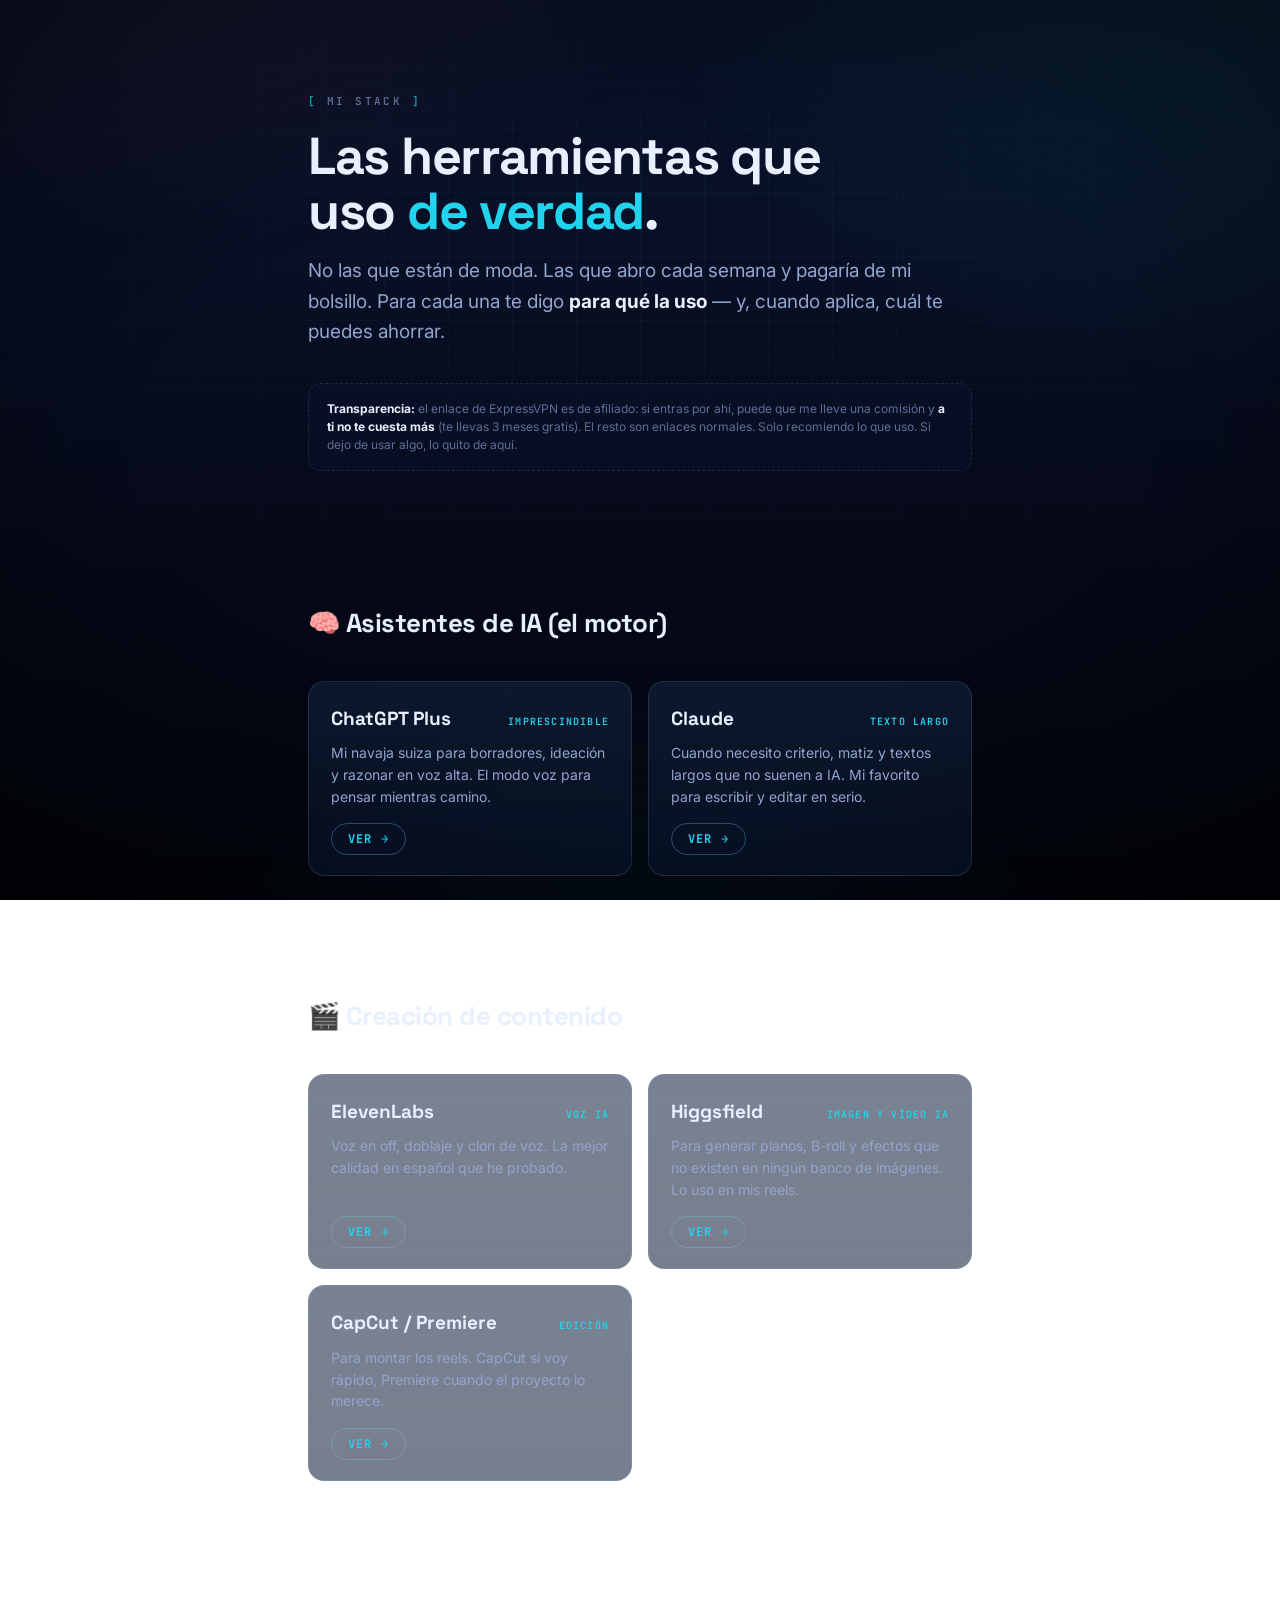
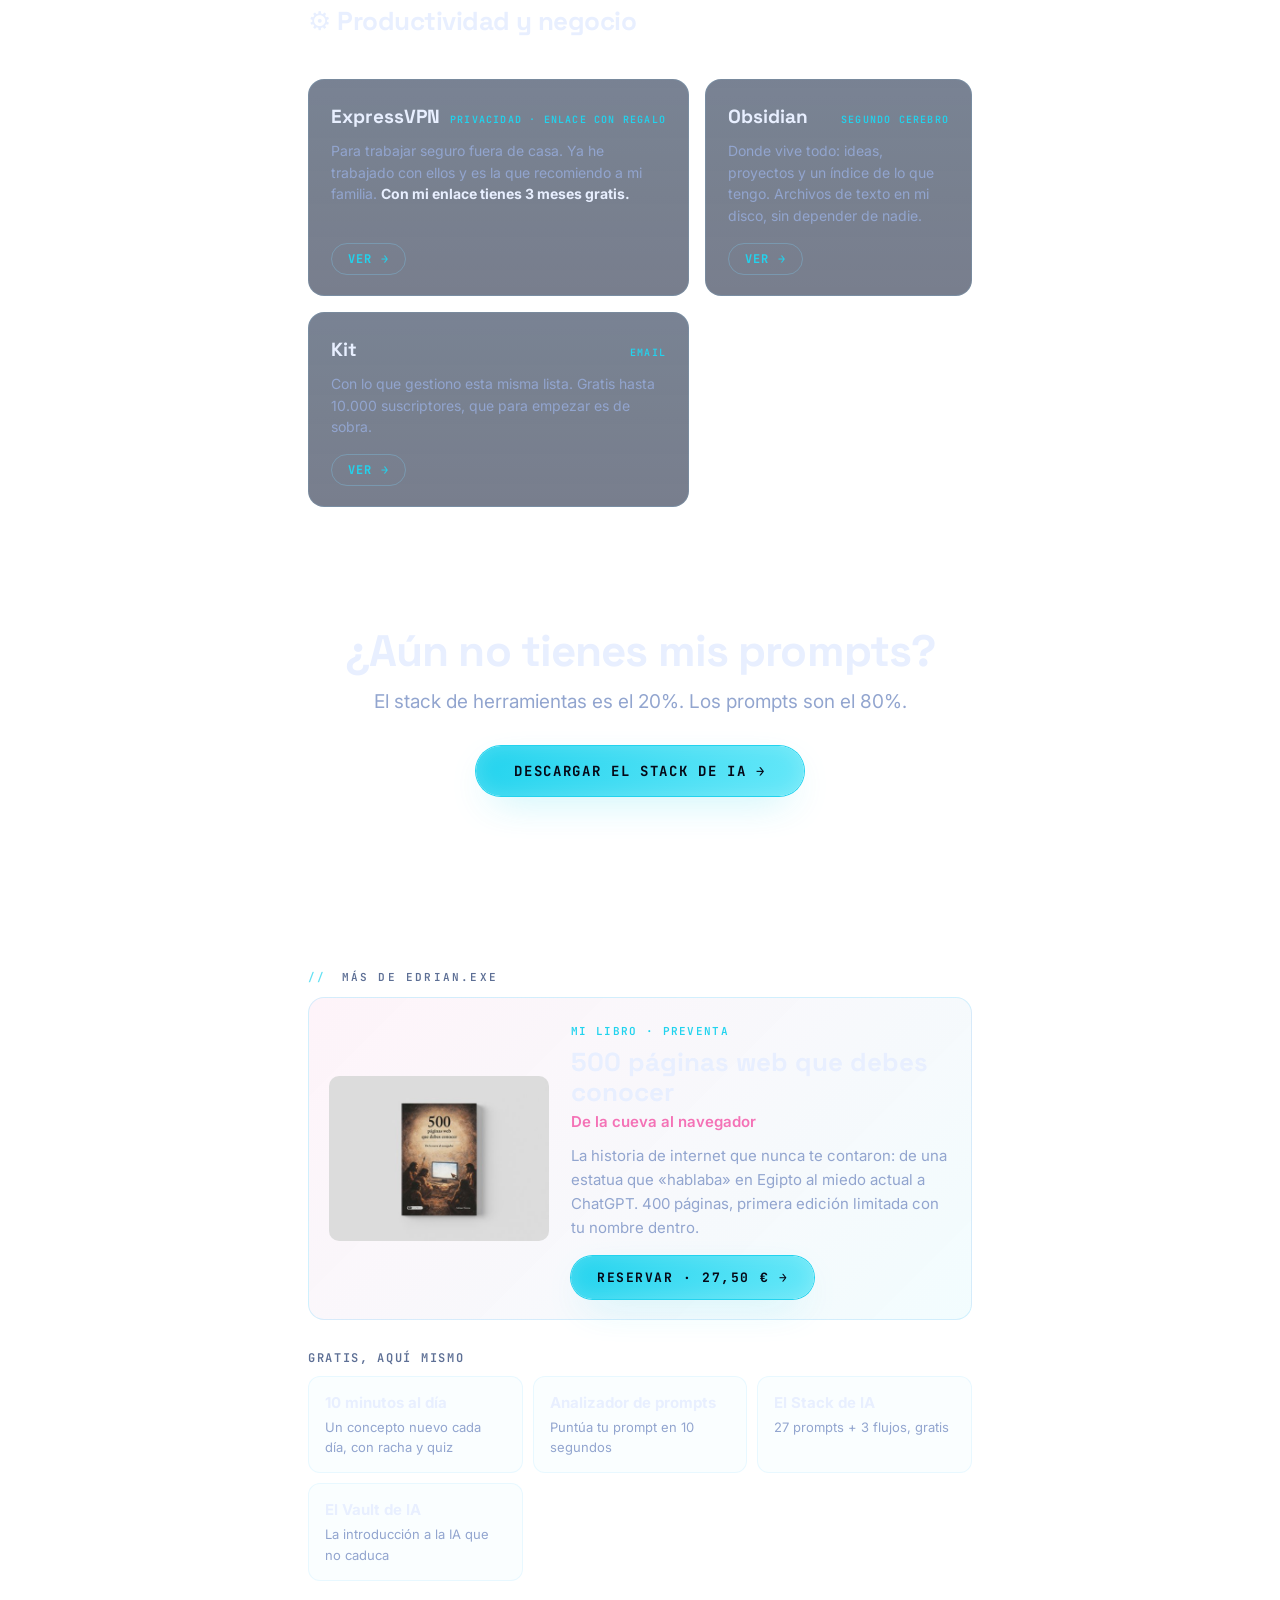
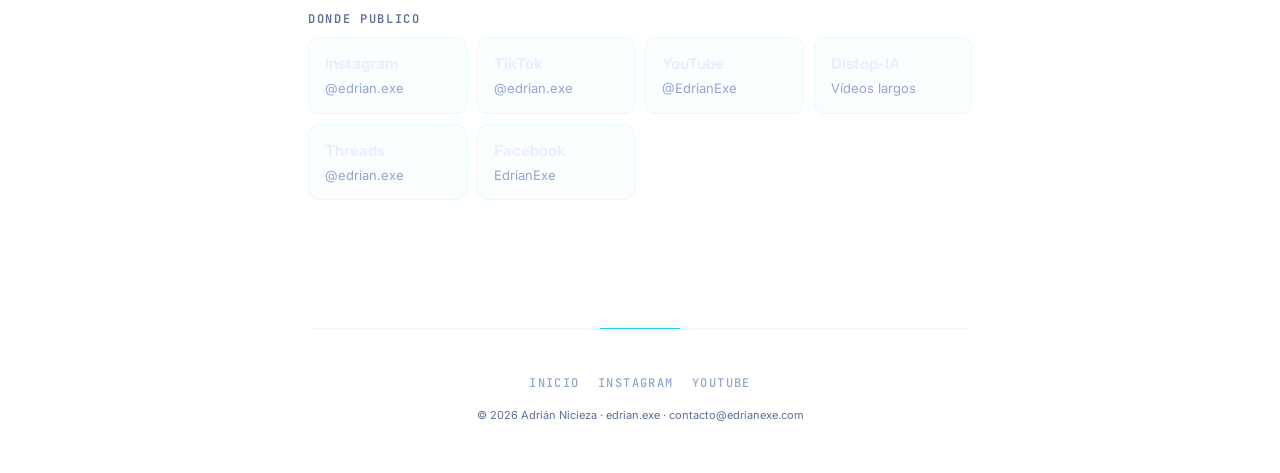
<file: stack.html>
<!DOCTYPE html>
<html lang="es">
<head>
  <meta charset="UTF-8" />
  <meta name="viewport" content="width=device-width, initial-scale=1.0" />
  <title>Mi stack de herramientas de IA · edrian.exe</title>
  <meta name="description" content="Las herramientas de IA que Adrián (edrian.exe) usa de verdad cada semana. Para qué sirve cada una y cuál te puedes ahorrar." />
  <link rel="preconnect" href="https://fonts.googleapis.com" />
  <link rel="preconnect" href="https://fonts.gstatic.com" crossorigin />
  <link href="https://fonts.googleapis.com/css2?family=Inter:wght@400;500;600;700&family=Space+Grotesk:wght@500;700&family=JetBrains+Mono:wght@500;600;700&display=swap" rel="stylesheet" />
  <link rel="stylesheet" href="styles.css" />
  <style>
    /* Estilos propios de la página stack */
    .tools { display: grid; gap: 16px; grid-template-columns: 1fr; }
    @media (min-width: 680px) { .tools { grid-template-columns: 1fr 1fr; } }
    .tool {
      position: relative; display: flex; flex-direction: column; padding: 22px 22px 20px;
      background: linear-gradient(180deg, rgba(125,211,252,0.05) 0%, transparent 100%), rgba(10,21,48,0.55);
      border: 1px solid var(--border); border-radius: var(--radius); transition: transform .25s, border-color .25s;
    }
    .tool:hover { transform: translateY(-3px); border-color: var(--border-2); }
    .tool__head { display: flex; align-items: baseline; justify-content: space-between; gap: 10px; margin-bottom: 8px; }
    .tool__name { font-family: var(--font-display); font-size: 19px; font-weight: 700; margin: 0; color: var(--text); }
    .tool__tag { font: 600 10px/1 var(--font-mono); letter-spacing: .12em; text-transform: uppercase; color: var(--cyan); white-space: nowrap; }
    .tool__use { font-size: 14px; color: var(--text-mute); margin: 0 0 16px; line-height: 1.55; flex: 1; }
    .tool__cta { align-self: flex-start; font: 700 12px/1 var(--font-mono); letter-spacing: .1em; text-transform: uppercase;
      color: var(--cyan); border: 1px solid var(--border-2); border-radius: 999px; padding: 9px 16px; transition: all .2s; }
    .tool__cta:hover { background: rgba(34,211,238,0.1); color: var(--cyan-2); border-color: var(--cyan); }
    .cat__title { font-family: var(--font-display); font-size: clamp(20px, 2.8vw, 26px); font-weight: 700; margin: 0 0 18px; letter-spacing: -.02em; }
    .cat { display: flex; flex-direction: column; gap: 18px; }
    .disclosure { font-size: 12px; color: var(--text-dim); line-height: 1.5; padding: 16px 18px; border: 1px dashed var(--border); border-radius: 12px; background: rgba(10,21,48,0.4); }
  </style>
</head>
<body>
  <div class="fx fx--grid"></div>
  <div class="fx fx--scanlines"></div>
  <div class="fx fx--vignette"></div>

  <main class="wrap">
    <section class="hero" data-reveal>
      <p class="kicker"><span class="bracket">[</span>&nbsp;MI STACK&nbsp;<span class="bracket">]</span></p>
      <h1 class="hero__title">Las herramientas que<br />uso <span class="accent">de verdad</span>.</h1>
      <p class="hero__sub">
        No las que están de moda. Las que abro cada semana y pagaría de mi bolsillo.
        Para cada una te digo <strong>para qué la uso</strong> — y, cuando aplica, cuál te puedes ahorrar.
      </p>
      <p class="disclosure">
        <strong>Transparencia:</strong> el enlace de ExpressVPN es de afiliado: si entras por ahí, puede que me
        lleve una comisión y <strong>a ti no te cuesta más</strong> (te llevas 3 meses gratis). El resto son enlaces normales.
        Solo recomiendo lo que uso. Si dejo de usar algo, lo quito de aquí.
      </p>
    </section>

    <!-- ░░ ASISTENTES IA ░░ -->
    <section class="cat" data-reveal>
      <h2 class="cat__title">🧠 Asistentes de IA (el motor)</h2>
      <div class="tools">
        <article class="tool">
          <div class="tool__head"><h3 class="tool__name">ChatGPT Plus</h3><span class="tool__tag">Imprescindible</span></div>
          <p class="tool__use">Mi navaja suiza para borradores, ideación y razonar en voz alta. El modo voz para pensar mientras camino.</p>
          <a class="tool__cta" href="https://chatgpt.com" target="_blank" rel="noopener">Ver →</a>
        </article>
        <article class="tool">
          <div class="tool__head"><h3 class="tool__name">Claude</h3><span class="tool__tag">Texto largo</span></div>
          <p class="tool__use">Cuando necesito criterio, matiz y textos largos que no suenen a IA. Mi favorito para escribir y editar en serio.</p>
          <a class="tool__cta" href="https://claude.ai" target="_blank" rel="noopener">Ver →</a>
        </article>
      </div>
    </section>

    <!-- ░░ CONTENIDO / VÍDEO ░░ -->
    <section class="cat" data-reveal>
      <h2 class="cat__title">🎬 Creación de contenido</h2>
      <div class="tools">
        <article class="tool">
          <div class="tool__head"><h3 class="tool__name">ElevenLabs</h3><span class="tool__tag">Voz IA</span></div>
          <p class="tool__use">Voz en off, doblaje y clon de voz. La mejor calidad en español que he probado.</p>
          <a class="tool__cta" href="https://elevenlabs.io" target="_blank" rel="noopener">Ver →</a>
        </article>
        <article class="tool">
          <div class="tool__head"><h3 class="tool__name">Higgsfield</h3><span class="tool__tag">Imagen y vídeo IA</span></div>
          <p class="tool__use">Para generar planos, B-roll y efectos que no existen en ningún banco de imágenes. Lo uso en mis reels.</p>
          <a class="tool__cta" href="https://higgsfield.ai" target="_blank" rel="noopener">Ver →</a>
        </article>
        <article class="tool">
          <div class="tool__head"><h3 class="tool__name">CapCut / Premiere</h3><span class="tool__tag">Edición</span></div>
          <p class="tool__use">Para montar los reels. CapCut si voy rápido, Premiere cuando el proyecto lo merece.</p>
          <a class="tool__cta" href="https://www.capcut.com" target="_blank" rel="noopener">Ver →</a>
        </article>
      </div>
    </section>

    <!-- ░░ PRODUCTIVIDAD / NEGOCIO ░░ -->
    <section class="cat" data-reveal>
      <h2 class="cat__title">⚙️ Productividad y negocio</h2>
      <div class="tools">
        <article class="tool">
          <div class="tool__head"><h3 class="tool__name">ExpressVPN</h3><span class="tool__tag">Privacidad · enlace con regalo</span></div>
          <p class="tool__use">Para trabajar seguro fuera de casa. Ya he trabajado con ellos y es la que recomiendo a mi familia. <strong>Con mi enlace tienes 3 meses gratis.</strong></p>
          <a class="tool__cta" href="https://www.expressvpn.com/edrian" target="_blank" rel="sponsored noopener">Ver →</a>
        </article>
        <article class="tool">
          <div class="tool__head"><h3 class="tool__name">Obsidian</h3><span class="tool__tag">Segundo cerebro</span></div>
          <p class="tool__use">Donde vive todo: ideas, proyectos y un índice de lo que tengo. Archivos de texto en mi disco, sin depender de nadie.</p>
          <a class="tool__cta" href="https://obsidian.md" target="_blank" rel="noopener">Ver →</a>
        </article>
        <article class="tool">
          <div class="tool__head"><h3 class="tool__name">Kit</h3><span class="tool__tag">Email</span></div>
          <p class="tool__use">Con lo que gestiono esta misma lista. Gratis hasta 10.000 suscriptores, que para empezar es de sobra.</p>
          <a class="tool__cta" href="https://kit.com" target="_blank" rel="noopener">Ver →</a>
        </article>
      </div>
    </section>

    <!-- ░░ CTA AL LEAD MAGNET ░░ -->
    <section class="closer" data-reveal>
      <h3 class="closer__title">¿Aún no tienes mis prompts?</h3>
      <p class="closer__sub">El stack de herramientas es el 20%. Los prompts son el 80%.</p>
      <a class="cta cta--primary cta--big" href="index.html"><span class="cta__label">Descargar El Stack de IA →</span></a>
    </section>

    <div data-ecosistema data-skip="stack.html"></div>

    <footer class="foot">
      <div class="foot__links">
        <a href="index.html">Inicio</a>
        <a href="https://instagram.com/edrian.exe" target="_blank" rel="noopener">Instagram</a>
        <a href="https://www.youtube.com/@EdrianExe" target="_blank" rel="noopener">YouTube</a>
      </div>
      <p class="foot__legal">© <span id="year"></span> Adrián Nicieza · edrian.exe · contacto@edrianexe.com</p>
    </footer>
  </main>

  <script src="app.js"></script>
  <script src="ecosistema.js"></script>
</body>
</html>
</file>
<file: styles.css>
/* ============================================================================
   EDRIAN.EXE · LANDING DE CAPTURA — "El Stack de IA"
   Misma identidad que el media kit: navy + cian + magenta. Mobile-first.
   ============================================================================ */

:root {
  --bg:        #050816;
  --bg-2:      #0a1530;
  --surface:   rgba(125, 211, 252, 0.04);
  --surface-2: rgba(125, 211, 252, 0.07);
  --border:    rgba(125, 211, 252, 0.14);
  --border-2:  rgba(125, 211, 252, 0.30);

  --text:      #e8efff;
  --text-mute: #92a5cf;
  --text-dim:  #5d6f95;

  --cyan:      #22d3ee;
  --cyan-2:    #67e8f9;
  --cyan-glow: rgba(34, 211, 238, 0.45);
  --pink:      #f472b6;
  --pink-2:    #ec4899;

  --ok:        #34d399;
  --err:       #fb7185;

  --font-sans:    "Inter", system-ui, -apple-system, "Segoe UI", Roboto, sans-serif;
  --font-display: "Space Grotesk", "Inter", system-ui, sans-serif;
  --font-mono:    "JetBrains Mono", ui-monospace, Consolas, monospace;

  --maxw: 760px;
  --pad:  clamp(20px, 5vw, 48px);
  --radius: 16px;
}

* { box-sizing: border-box; }
html, body { margin: 0; padding: 0; }
html { scroll-behavior: smooth; }

body {
  font-family: var(--font-sans);
  font-size: clamp(15px, 1.05vw, 17px);
  line-height: 1.6;
  color: var(--text);
  background:
    radial-gradient(900px 600px at 15% -10%, rgba(244,114,182,0.10) 0%, transparent 55%),
    radial-gradient(1100px 700px at 100% 0%, rgba(34,211,238,0.12) 0%, transparent 55%),
    radial-gradient(700px 500px at 50% 110%, rgba(34,211,238,0.06) 0%, transparent 60%),
    linear-gradient(180deg, var(--bg-2) 0%, var(--bg) 65%, #03060f 100%);
  background-attachment: fixed;
  min-height: 100vh;
  -webkit-font-smoothing: antialiased;
  overflow-x: hidden;
}

a { color: var(--cyan); text-decoration: none; transition: color .2s; }
a:hover { color: var(--cyan-2); }
strong { color: var(--text); font-weight: 700; }

/* ── Capas de fondo ───────────────────────────────────────────────────────*/
.fx { position: fixed; inset: 0; pointer-events: none; z-index: 0; }
.fx--grid {
  background-image:
    linear-gradient(rgba(125,211,252,0.045) 1px, transparent 1px),
    linear-gradient(90deg, rgba(125,211,252,0.045) 1px, transparent 1px);
  background-size: 64px 64px;
  mask-image: radial-gradient(ellipse 80% 70% at 50% 25%, #000 0%, transparent 80%);
  -webkit-mask-image: radial-gradient(ellipse 80% 70% at 50% 25%, #000 0%, transparent 80%);
}
.fx--scanlines {
  background: repeating-linear-gradient(0deg, transparent 0, transparent 2px,
    rgba(125,211,252,0.03) 2px, rgba(125,211,252,0.03) 3px);
  mix-blend-mode: overlay; opacity: .55;
}
.fx--vignette { background: radial-gradient(ellipse 80% 60% at 50% 50%, transparent 50%, rgba(0,0,0,0.55) 100%); }

.wrap {
  position: relative; z-index: 2;
  max-width: var(--maxw); margin: 0 auto; padding: var(--pad);
  display: flex; flex-direction: column;
  gap: clamp(64px, 10vw, 120px);
  padding-top: clamp(48px, 9vw, 96px);
}

.accent { color: var(--cyan); }
.bracket { color: var(--cyan); opacity: .7; }

/* ── Kicker ───────────────────────────────────────────────────────────────*/
.kicker {
  font: 600 11px/1 var(--font-mono);
  letter-spacing: .22em; text-transform: uppercase;
  color: var(--text-dim); margin: 0 0 22px;
}

/* ── Logo glitch ──────────────────────────────────────────────────────────*/
.logo {
  position: relative;
  font-family: var(--font-display);
  font-size: clamp(38px, 9vw, 76px);
  font-weight: 700; letter-spacing: -.04em; line-height: .95; margin: 0 0 24px;
  background: linear-gradient(120deg, #f0f9ff 0%, var(--cyan-2) 45%, var(--cyan) 80%);
  -webkit-background-clip: text; background-clip: text; color: transparent;
  text-shadow: 0 0 60px rgba(34,211,238,0.18);
}
.logo::before, .logo::after {
  content: attr(data-glitch); position: absolute; inset: 0; pointer-events: none;
  -webkit-background-clip: text; background-clip: text; color: transparent; opacity: 0;
}
.logo::before { background: linear-gradient(120deg, var(--pink), var(--pink-2)); animation: glA 7s steps(1) infinite; }
.logo::after  { background: linear-gradient(120deg, var(--cyan), var(--cyan-2)); animation: glB 7s steps(1) infinite; }
@keyframes glA { 0%,92%,100%{opacity:0;transform:translate(0,0)} 93%{opacity:.65;transform:translate(-2px,0)} 94%{opacity:.65;transform:translate(2px,1px)} 95%{opacity:0} }
@keyframes glB { 0%,88%,100%{opacity:0;transform:translate(0,0)} 89%{opacity:.55;transform:translate(2px,-1px)} 90%{opacity:.55;transform:translate(-1px,1px)} 91%{opacity:0} }

/* ── Hero ─────────────────────────────────────────────────────────────────*/
.hero__title {
  font-family: var(--font-display);
  font-size: clamp(30px, 5.5vw, 52px);
  font-weight: 700; letter-spacing: -.025em; line-height: 1.05;
  margin: 0 0 18px;
}
.hero__sub {
  font-size: clamp(16px, 2vw, 19px); color: var(--text-mute);
  max-width: 56ch; margin: 0 0 36px;
}
.hero__trust {
  margin: 20px 0 0; font: 500 12.5px/1.6 var(--font-mono);
  letter-spacing: .02em; color: var(--text-dim);
}

/* ── Formulario de captura ─────────────────────────────────────────────────*/
.capture {
  padding: clamp(20px, 3vw, 28px);
  background: linear-gradient(180deg, rgba(34,211,238,0.06) 0%, transparent 100%), rgba(10,21,48,0.6);
  border: 1px solid var(--border-2);
  border-radius: var(--radius);
  box-shadow: 0 0 0 1px var(--cyan-glow), 0 28px 60px -28px var(--cyan-glow);
}
.capture__row { display: flex; flex-wrap: wrap; gap: 12px; }
.capture__input {
  flex: 1 1 240px; min-width: 0;
  padding: 15px 18px;
  font: 500 16px/1 var(--font-sans);
  color: var(--text);
  background: rgba(5,8,22,0.7);
  border: 1px solid var(--border-2);
  border-radius: 999px;
  transition: border-color .2s, box-shadow .2s;
}
.capture__input::placeholder { color: var(--text-dim); }
.capture__input:focus {
  outline: none; border-color: var(--cyan);
  box-shadow: 0 0 0 3px rgba(34,211,238,0.18);
}
.capture__input.is-error { border-color: var(--err); box-shadow: 0 0 0 3px rgba(251,113,133,0.18); }

.capture__consent {
  display: flex; align-items: flex-start; gap: 10px;
  margin-top: 16px; font-size: 12.5px; line-height: 1.5; color: var(--text-dim);
  cursor: pointer;
}
.capture__consent input { margin-top: 2px; accent-color: var(--cyan); width: 16px; height: 16px; flex: 0 0 auto; }
.capture__consent a { color: var(--text-mute); text-decoration: underline; }

.capture__msg { margin: 14px 0 0; font: 600 13.5px/1.5 var(--font-mono); min-height: 1em; }
.capture__msg.is-ok  { color: var(--ok); }
.capture__msg.is-err { color: var(--err); }

/* ── Botón CTA ─────────────────────────────────────────────────────────────*/
.cta {
  position: relative; display: inline-flex; align-items: center; justify-content: center; gap: 8px;
  padding: 15px 26px;
  font: 700 13px/1 var(--font-mono); letter-spacing: .12em; text-transform: uppercase;
  border-radius: 999px; cursor: pointer; border: 0; overflow: hidden;
  transition: transform .2s, box-shadow .25s;
}
.cta--primary {
  flex: 0 0 auto;
  background: linear-gradient(120deg, var(--cyan) 0%, var(--cyan-2) 100%);
  color: #050816;
  box-shadow: 0 0 0 1px var(--cyan), 0 14px 40px -16px var(--cyan-glow), inset 0 0 20px rgba(255,255,255,0.2);
}
.cta--primary::before {
  content: ""; position: absolute; top: 0; left: -120%; width: 80%; height: 100%;
  background: linear-gradient(90deg, transparent, rgba(255,255,255,0.55), transparent);
  transform: skewX(-20deg); animation: shine 4.5s ease-in-out infinite;
}
@keyframes shine { 0%,80%{left:-120%} 90%{left:130%} 100%{left:130%} }
.cta--primary:hover { transform: translateY(-2px); box-shadow: 0 0 0 1px var(--cyan-2), 0 22px 48px -16px var(--cyan-glow), inset 0 0 24px rgba(255,255,255,0.28); }
.cta--primary:disabled { opacity: .6; cursor: wait; transform: none; }
.cta--big { padding: 18px 38px; font-size: 14px; }

/* ── Secciones ─────────────────────────────────────────────────────────────*/
.section__crumb {
  font: 600 11px/1 var(--font-mono); letter-spacing: .2em; text-transform: uppercase;
  color: var(--text-dim); margin: 0 0 14px;
}
.section__crumb .bracket { margin-right: 6px; }
.section__title {
  font-family: var(--font-display);
  font-size: clamp(24px, 3.6vw, 36px); font-weight: 700; letter-spacing: -.02em;
  margin: 0 0 32px; line-height: 1.15;
}

/* ── Qué hay dentro ───────────────────────────────────────────────────────*/
.inside__grid { display: grid; gap: clamp(14px, 2.5vw, 22px); grid-template-columns: 1fr; }
@media (min-width: 680px) { .inside__grid { grid-template-columns: repeat(3, 1fr); } }

.feat {
  position: relative; padding: 26px 24px;
  background: linear-gradient(180deg, rgba(125,211,252,0.06) 0%, transparent 100%), rgba(10,21,48,0.55);
  border: 1px solid var(--border); border-radius: var(--radius); overflow: hidden;
  transition: transform .25s, border-color .25s;
}
.feat::before, .feat::after {
  content: ""; position: absolute; width: 12px; height: 12px; pointer-events: none; opacity: .6;
}
.feat::before { top: 8px; left: 8px; border-top: 1px solid var(--cyan); border-left: 1px solid var(--cyan); }
.feat::after { bottom: 8px; right: 8px; border-bottom: 1px solid var(--pink); border-right: 1px solid var(--pink); }
.feat:hover { transform: translateY(-3px); border-color: var(--border-2); }
.feat__num {
  font-family: var(--font-display); font-size: 44px; font-weight: 700; line-height: 1;
  background: linear-gradient(120deg, var(--cyan-2), var(--cyan)); -webkit-background-clip: text; background-clip: text;
  color: transparent; text-shadow: 0 0 30px var(--cyan-glow); margin-bottom: 12px;
}
.feat__title { font-size: 17px; font-weight: 700; margin: 0 0 8px; }
.feat__desc { font-size: 14px; color: var(--text-mute); margin: 0; line-height: 1.5; }

/* ── Bio ──────────────────────────────────────────────────────────────────*/
.bio__inner {
  padding: clamp(24px, 4vw, 36px);
  background: linear-gradient(135deg, rgba(244,114,182,0.05) 0%, rgba(34,211,238,0.06) 60%, transparent 100%), rgba(10,21,48,0.55);
  border: 1px solid var(--border-2); border-radius: var(--radius);
}
.bio__text { font-size: clamp(16px, 2vw, 19px); margin: 0 0 24px; color: var(--text); line-height: 1.6; }
.bio__brands-label { font: 600 10px/1 var(--font-mono); letter-spacing: .22em; text-transform: uppercase; color: var(--text-dim); }
.bio__strip { display: flex; flex-wrap: wrap; gap: 8px 18px; margin-top: 12px; }
.bio__strip span {
  font: 700 14px/1 var(--font-display); color: var(--text-mute); letter-spacing: .01em;
  transition: color .2s, text-shadow .2s;
}
.bio__strip span:hover { color: var(--text); text-shadow: 0 0 14px var(--cyan-glow); }

/* ── Closer ───────────────────────────────────────────────────────────────*/
.closer { text-align: center; }
.closer__title {
  font-family: var(--font-display); font-size: clamp(26px, 4.4vw, 44px); font-weight: 700;
  letter-spacing: -.02em; line-height: 1.1; margin: 0 0 12px;
}
.closer__sub { color: var(--text-mute); margin: 0 0 28px; font-size: clamp(16px, 2vw, 19px); }

/* ── Footer ───────────────────────────────────────────────────────────────*/
.foot { text-align: center; padding-top: clamp(32px, 4vw, 48px); border-top: 1px solid var(--border); position: relative; }
.foot::before { content: ""; position: absolute; top: -1px; left: 50%; width: 80px; height: 1px; background: var(--cyan); transform: translateX(-50%); box-shadow: 0 0 10px var(--cyan-glow); }
.foot__links { display: flex; flex-wrap: wrap; justify-content: center; gap: 18px; margin-bottom: 18px; font: 500 12px/1 var(--font-mono); letter-spacing: .12em; text-transform: uppercase; }
.foot__links a { color: var(--text-mute); }
.foot__links a:hover { color: var(--cyan); text-shadow: 0 0 12px var(--cyan-glow); }
.foot__legal { font-size: 11px; color: var(--text-dim); margin: 0; }

/* ── Reveal ───────────────────────────────────────────────────────────────*/
[data-reveal] { opacity: 0; transform: translateY(16px); transition: opacity .7s ease, transform .7s cubic-bezier(.16,1,.3,1); }
[data-reveal].is-visible { opacity: 1; transform: none; }

@media (prefers-reduced-motion: reduce) {
  *, *::before, *::after { animation-duration: .001s !important; transition-duration: .001s !important; }
  [data-reveal] { opacity: 1; transform: none; }
}

@media (max-width: 560px) {
  .capture__row { flex-direction: column; }
  .cta--primary { width: 100%; }
}

/* ── Ecosistema: libro + recursos + canales ─────────────────────────────*/
.eco { margin: 56px 0 8px; }
.eco__libro {
  display: grid; grid-template-columns: minmax(0, 220px) 1fr; gap: 22px; align-items: center;
  padding: 20px; border: 1px solid var(--border-2); border-radius: var(--radius);
  background: linear-gradient(135deg, rgba(244,114,182,.08), rgba(34,211,238,.06));
  color: var(--text); transition: transform .2s, border-color .2s;
}
.eco__libro:hover { transform: translateY(-2px); border-color: var(--cyan); color: var(--text); }
.eco__libro img { width: 100%; height: auto; border-radius: 10px; display: block; }
.eco__libro h3 { font: 700 clamp(20px, 3vw, 26px)/1.15 var(--font-display); margin: 6px 0 2px; }
.eco__libro em { color: var(--pink); font-style: normal; font-weight: 600; }
.eco__libro p { color: var(--text-mute); margin: 10px 0 16px; font-size: 15px; }
.eco__tag { font: 600 11px/1 var(--font-mono); letter-spacing: .12em; text-transform: uppercase; color: var(--cyan); }
.eco__h { font: 600 12px/1 var(--font-mono); letter-spacing: .14em; text-transform: uppercase; color: var(--text-dim); margin: 32px 0 12px; }
.eco__grid { display: grid; grid-template-columns: repeat(auto-fill, minmax(210px, 1fr)); gap: 10px; }
.eco__grid--can { grid-template-columns: repeat(auto-fill, minmax(150px, 1fr)); }
.eco__res, .eco__can {
  display: flex; flex-direction: column; gap: 2px; padding: 14px 16px;
  border: 1px solid var(--border); border-radius: 12px; background: var(--surface); color: var(--text);
  transition: border-color .2s, background .2s;
}
.eco__res:hover, .eco__can:hover { border-color: var(--cyan); background: var(--surface-2); color: var(--text); }
.eco__res span, .eco__can span { color: var(--text-mute); font-size: 13px; }
@media (max-width: 560px) { .eco__libro { grid-template-columns: 1fr; } }
</file>
<file: diez/diez.css>
/* 10 minutos · estilos propios (sobre ../styles.css) */
.dz { gap: clamp(48px, 8vw, 88px); }
[hidden] { display: none !important; }

/* Estado */
.dz-stats { display: grid; grid-template-columns: repeat(4, 1fr); gap: 10px; margin: 8px 0 12px; }
.dz-stat {
  padding: 14px 12px; border: 1px solid var(--border); border-radius: 12px; background: var(--surface);
  display: flex; flex-direction: column; gap: 4px; min-width: 0;
}
.dz-stat__n { font: 700 clamp(20px, 4vw, 28px)/1 var(--font-display); color: var(--text); overflow: hidden; text-overflow: ellipsis; white-space: nowrap; }
.dz-stat--nivel .dz-stat__n { color: var(--cyan); font-size: clamp(16px, 3vw, 22px); }
.dz-stat__l { font: 500 11px/1.3 var(--font-mono); color: var(--text-dim); letter-spacing: .04em; }
.dz-bar { height: 4px; border-radius: 4px; background: var(--surface-2); overflow: hidden; margin-bottom: 26px; }
.dz-bar span { display: block; height: 100%; width: 0; background: linear-gradient(90deg, var(--cyan), var(--pink)); transition: width .6s ease; }
@media (max-width: 560px) { .dz-stats { grid-template-columns: repeat(2, 1fr); } }

.dz-actions { display: flex; flex-wrap: wrap; gap: 12px; align-items: center; }
.dz-actions--center { justify-content: center; margin-top: 18px; }
.dz-ghost {
  font: 600 14px/1 var(--font-sans); color: var(--text); background: var(--surface-2);
  border: 1px solid var(--border-2); border-radius: 999px; padding: 14px 20px; cursor: pointer;
  transition: border-color .2s, background .2s;
}
.dz-ghost:hover { border-color: var(--cyan); background: rgba(34,211,238,.1); }
.dz-ghost--hot { border-color: var(--pink); box-shadow: 0 0 0 3px rgba(244,114,182,.15); }
.dz-link { background: none; border: 0; padding: 0; color: var(--cyan); font: 600 13px/1.4 var(--font-mono); cursor: pointer; }
.dz-link:hover { color: var(--cyan-2); }
.dz-hint { margin: 14px 0 0; font: 500 12.5px/1.6 var(--font-mono); color: var(--text-dim); min-height: 1em; }
.dz-sub { color: var(--text-mute); margin: 0 0 18px; max-width: 60ch; }

/* Lectura */
.dz-read {
  position: relative; padding: clamp(20px, 4vw, 40px); border: 1px solid var(--border-2); border-radius: var(--radius);
  background: rgba(8, 14, 32, .82); box-shadow: 0 30px 80px -40px rgba(34,211,238,.35);
}
.dz-read__meta { display: flex; flex-wrap: wrap; gap: 8px; align-items: center; margin-bottom: 14px; }
.dz-read__meta .dz-link { margin-left: auto; }
.dz-chip { font: 600 11px/1 var(--font-mono); letter-spacing: .08em; text-transform: uppercase; padding: 7px 10px; border-radius: 999px; background: rgba(34,211,238,.12); color: var(--cyan); }
.dz-chip--mute { background: var(--surface-2); color: var(--text-mute); }
.dz-read__title { font: 700 clamp(28px, 5vw, 44px)/1.08 var(--font-display); letter-spacing: -.02em; margin: 0 0 18px; }
.dz-read__img { margin: 0 0 22px; border-radius: 12px; overflow: hidden; background: #0b1226; }
.dz-read__img img { display: block; width: 100%; max-height: 420px; object-fit: cover; object-position: 50% 20%; }
.dz-progress { position: sticky; top: 0; height: 3px; background: transparent; z-index: 3; margin: 0 -4px 18px; }
.dz-progress span { display: block; height: 100%; width: 0; background: linear-gradient(90deg, var(--cyan), var(--pink)); border-radius: 3px; }
.dz-read__body { font-family: "Source Serif 4", Georgia, serif; font-size: clamp(17px, 2.2vw, 19px); line-height: 1.75; color: #dbe5fb; }
.dz-read__body p { margin: 0 0 1.1em; }
.dz-read__body h3 { font: 700 clamp(19px, 2.6vw, 23px)/1.25 var(--font-display); color: var(--text); margin: 1.6em 0 .6em; }
.dz-read__body h4 { font: 600 17px/1.3 var(--font-display); color: var(--cyan-2); margin: 1.3em 0 .5em; }
.dz-read__body .dz-cut { font: 500 13px/1.6 var(--font-mono); color: var(--text-dim); border-top: 1px dashed var(--border-2); padding-top: 14px; }
.dz-attr { font: 500 12px/1.6 var(--font-mono); color: var(--text-dim); margin: 22px 0 0; }
.dz-done { display: flex; flex-wrap: wrap; gap: 16px; align-items: center; margin-top: 26px; }
.dz-skel { height: 14px; border-radius: 6px; background: linear-gradient(90deg, var(--surface), var(--surface-2), var(--surface)); background-size: 200% 100%; animation: dzsk 1.2s infinite; margin: 0 0 12px; }
@keyframes dzsk { to { background-position: -200% 0; } }

/* Constelación */
.dz-sky__wrap { border: 1px solid var(--border); border-radius: var(--radius); background: radial-gradient(ellipse at 50% 40%, rgba(34,211,238,.08), transparent 70%), #040713; overflow: hidden; }
#sky { display: block; width: 100%; height: auto; }
#sky .st { transition: r .3s; }
#sky .st--new { animation: dzpulse 1.6s ease-out 2; }
@keyframes dzpulse { 0% { opacity: .2; } 50% { opacity: 1; } 100% { opacity: .9; } }
.dz-sky__legend { display: grid; grid-template-columns: repeat(auto-fill, minmax(150px, 1fr)); gap: 8px; margin-top: 12px; }
.dz-leg { display: flex; justify-content: space-between; gap: 8px; padding: 10px 12px; border-radius: 10px; background: var(--surface); border: 1px solid var(--border); font-size: 13px; }
.dz-leg b { font-family: var(--font-mono); }

/* Historial */
.dz-hist__list { list-style: none; padding: 0; margin: 0; display: grid; gap: 8px; }
.dz-hist__list li { display: flex; gap: 12px; align-items: baseline; padding: 12px 14px; border-radius: 10px; background: var(--surface); border: 1px solid var(--border); }
.dz-hist__list li span { font: 500 12px/1 var(--font-mono); color: var(--text-dim); white-space: nowrap; }
.dz-hist__list li a { color: var(--text); }
.dz-hist__list li a:hover { color: var(--cyan); }

/* Modales */
.dz-modal { position: fixed; inset: 0; z-index: 50; display: grid; place-items: center; padding: 16px; background: rgba(2, 5, 14, .78); backdrop-filter: blur(6px); }
.dz-modal__box { position: relative; width: min(560px, 100%); max-height: calc(100vh - 32px); overflow: auto; padding: clamp(22px, 4vw, 34px); border-radius: var(--radius); border: 1px solid var(--border-2); background: #0a1530; box-shadow: 0 40px 100px -30px rgba(34,211,238,.4); }
.dz-modal__x { position: absolute; top: 10px; right: 12px; width: 36px; height: 36px; border-radius: 50%; border: 0; background: var(--surface-2); color: var(--text); font-size: 22px; cursor: pointer; }
.dz-modal__t { font: 700 clamp(24px, 4vw, 30px)/1.15 var(--font-display); margin: 0 0 10px; }
.dz-modal__p { color: var(--text-mute); margin: 0 0 18px; }
.dz-modal .capture { margin-bottom: 14px; }
.dz-quiz__q { font-family: "Source Serif 4", Georgia, serif; font-size: 18px; line-height: 1.6; color: #dbe5fb; margin: 6px 0 18px; }
.dz-quiz__q mark { background: rgba(244,114,182,.18); color: var(--pink); padding: 0 6px; border-radius: 4px; }
.dz-quiz__opts { display: grid; gap: 10px; margin-bottom: 14px; }
.dz-quiz__opts button { text-align: left; padding: 14px 16px; border-radius: 12px; border: 1px solid var(--border-2); background: var(--surface); color: var(--text); font: 600 15px/1.35 var(--font-sans); cursor: pointer; }
.dz-quiz__opts button:hover:not(:disabled) { border-color: var(--cyan); }
.dz-quiz__opts button.ok { border-color: var(--ok); background: rgba(52,211,153,.12); }
.dz-quiz__opts button.ko { border-color: var(--err); background: rgba(251,113,133,.12); }
.dz-quiz__fb { min-height: 1.4em; font: 600 14px/1.5 var(--font-mono); margin: 0 0 12px; }
.dz-share__img { width: 100%; height: auto; border-radius: 12px; display: block; }

.dz-toast { position: fixed; left: 50%; bottom: 22px; transform: translateX(-50%) translateY(120px); z-index: 60; padding: 12px 18px; border-radius: 999px; background: #0f1d3d; border: 1px solid var(--cyan); color: var(--text); font: 600 14px/1.3 var(--font-sans); transition: transform .35s ease; max-width: calc(100vw - 32px); text-align: center; }
.dz-toast.on { transform: translateX(-50%) translateY(0); }

/* Firma de artículos de The Conversation */
.dz-firma { margin: -6px 0 22px; }
.dz-tc { display: inline-block; font: 600 12px/1.4 var(--font-mono); color: var(--text-mute); padding: 7px 12px; border: 1px solid var(--border-2); border-radius: 999px; margin-bottom: 14px; }
.dz-tc b { color: var(--text); }
.dz-autores { display: grid; gap: 10px; }
.dz-autores strong { display: block; color: var(--text); font: 700 15px/1.3 var(--font-sans); }
.dz-autores span { display: block; color: var(--text-mute); font-size: 13.5px; line-height: 1.45; }
.dz-clausula { display: block; margin-top: 8px; color: var(--text-dim); }
</file>
